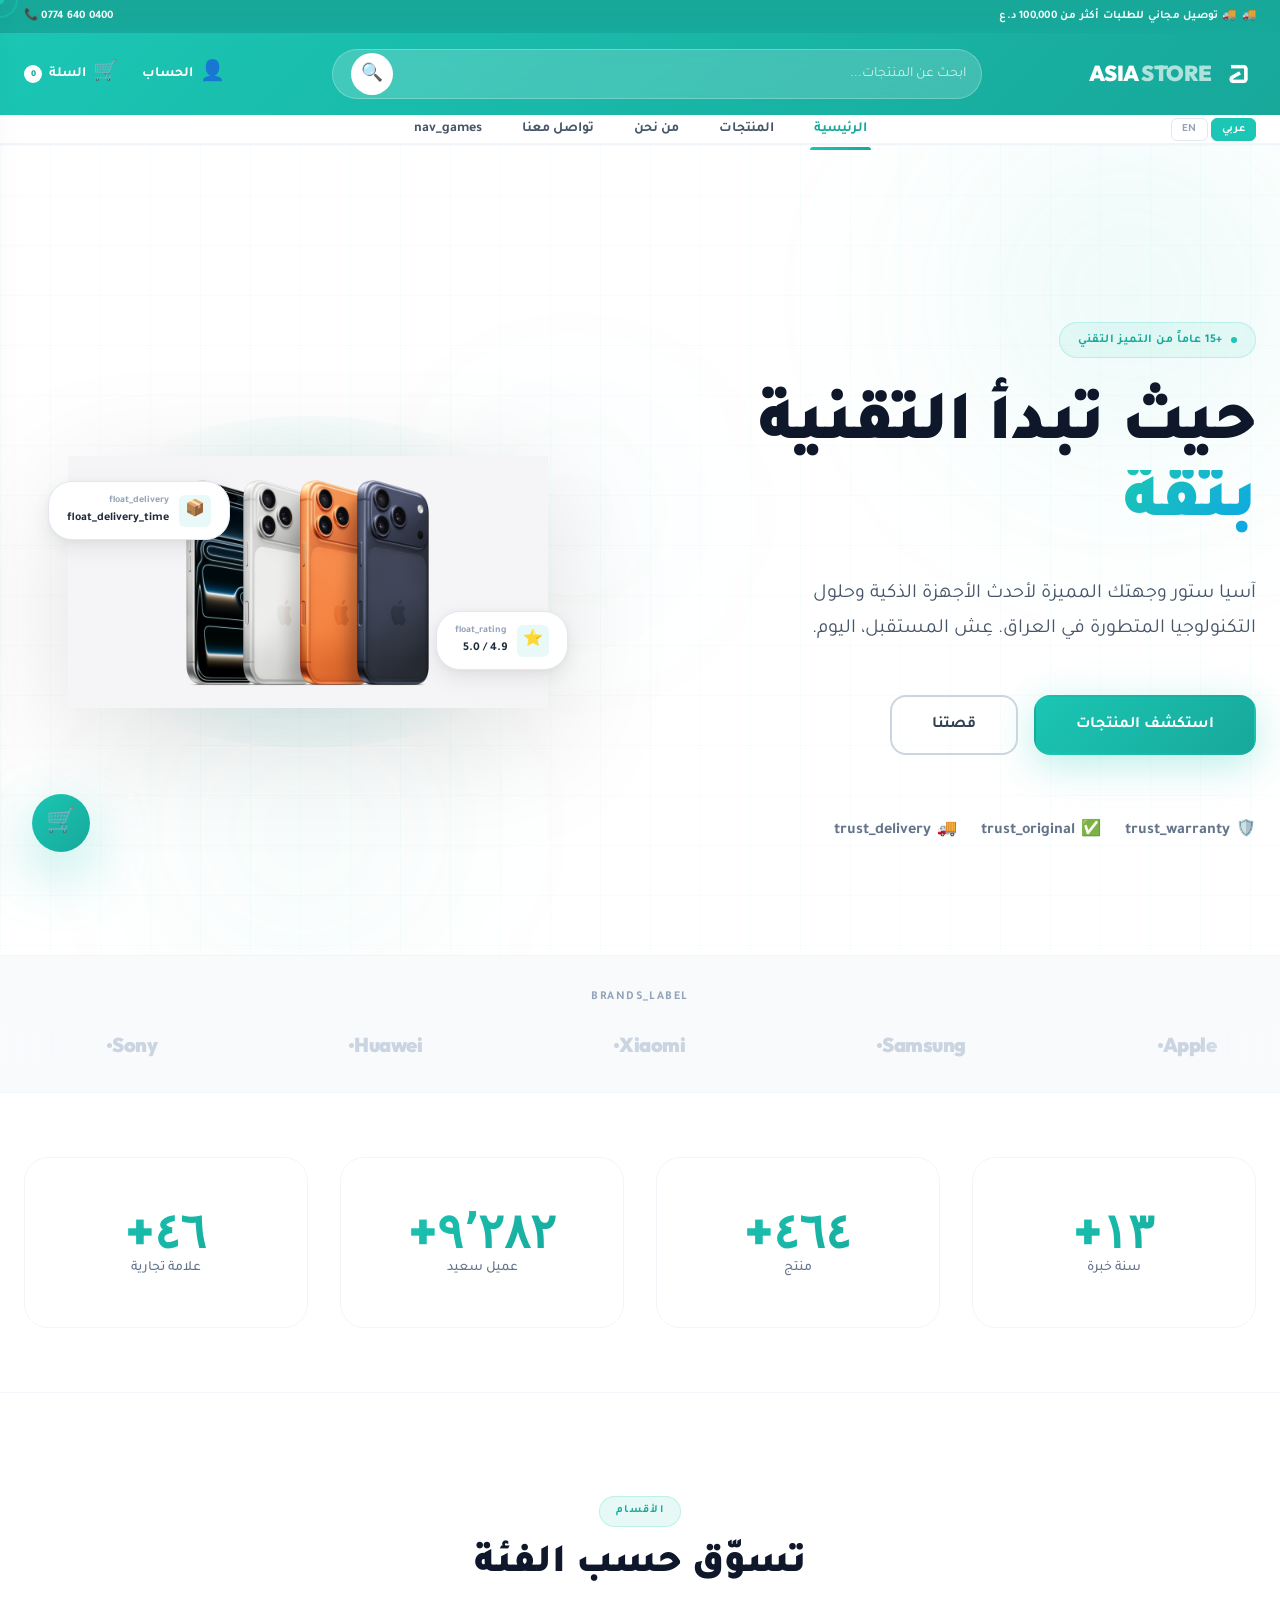
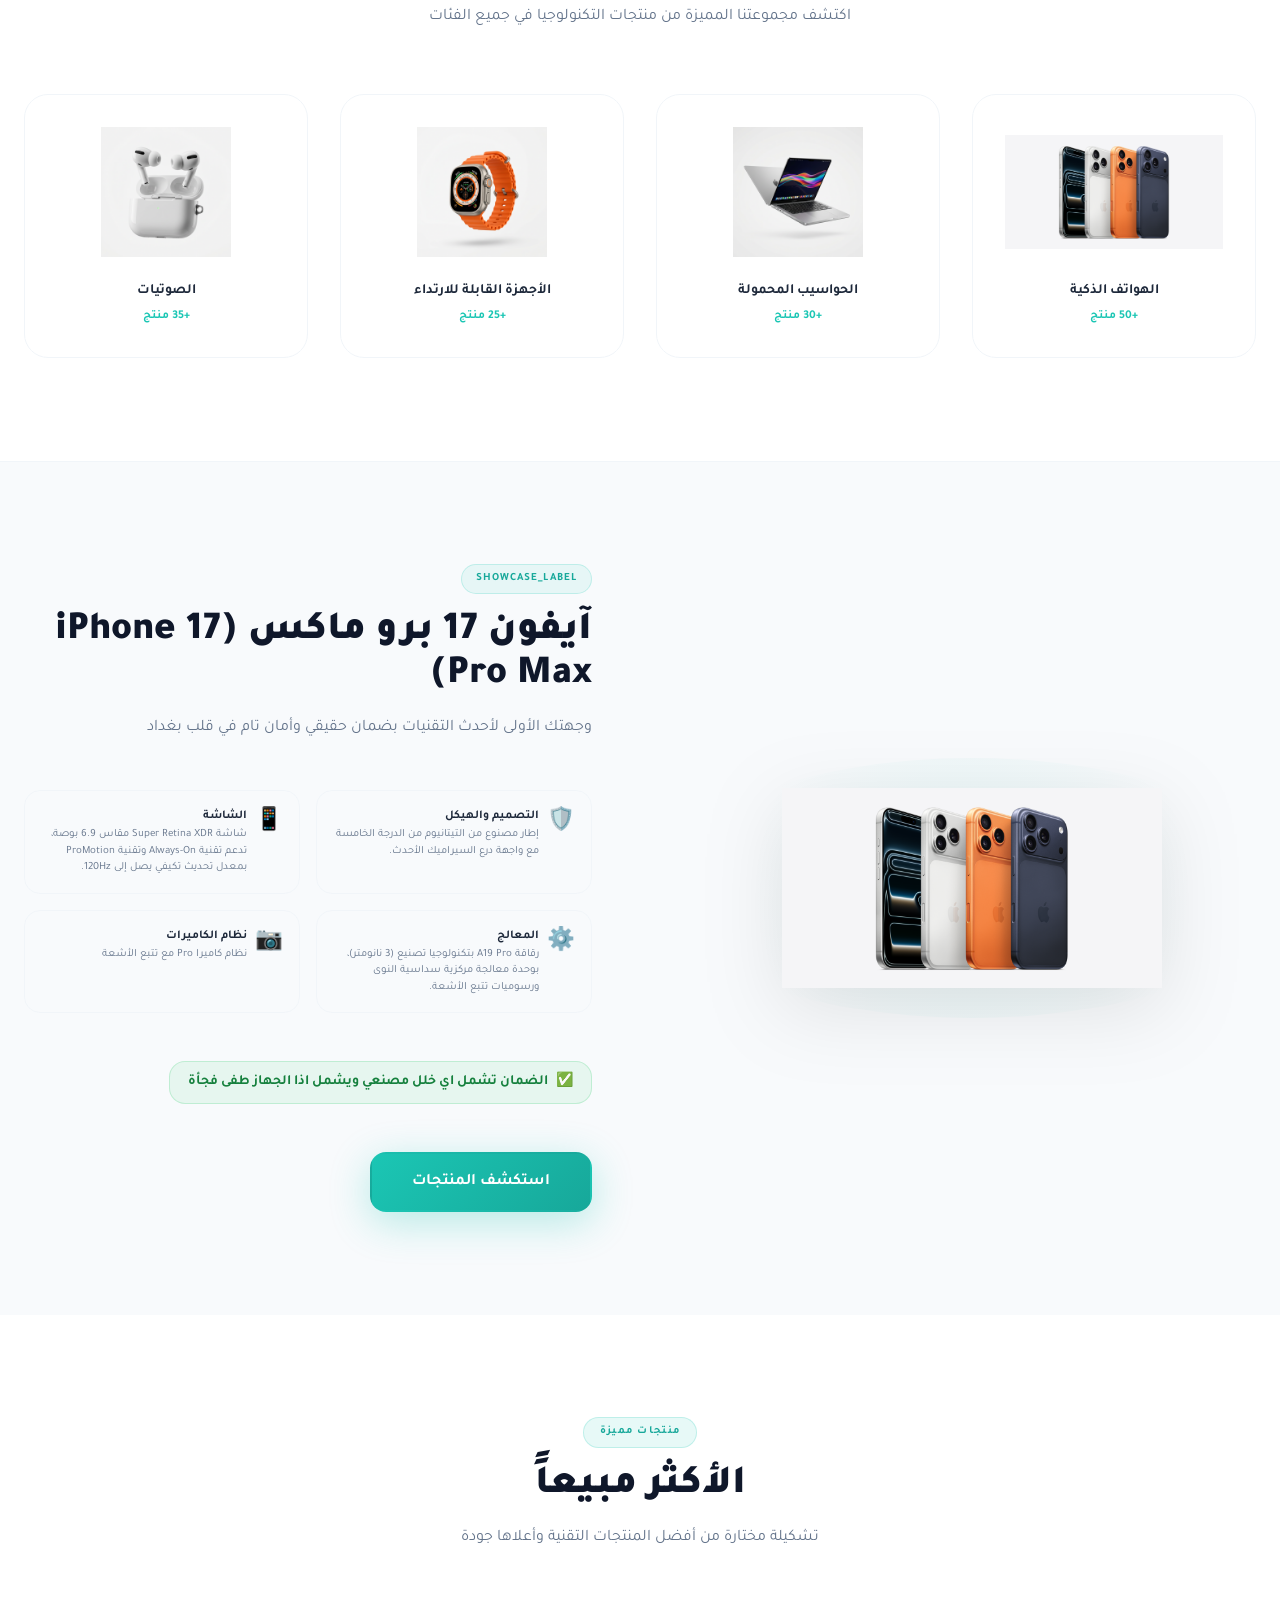
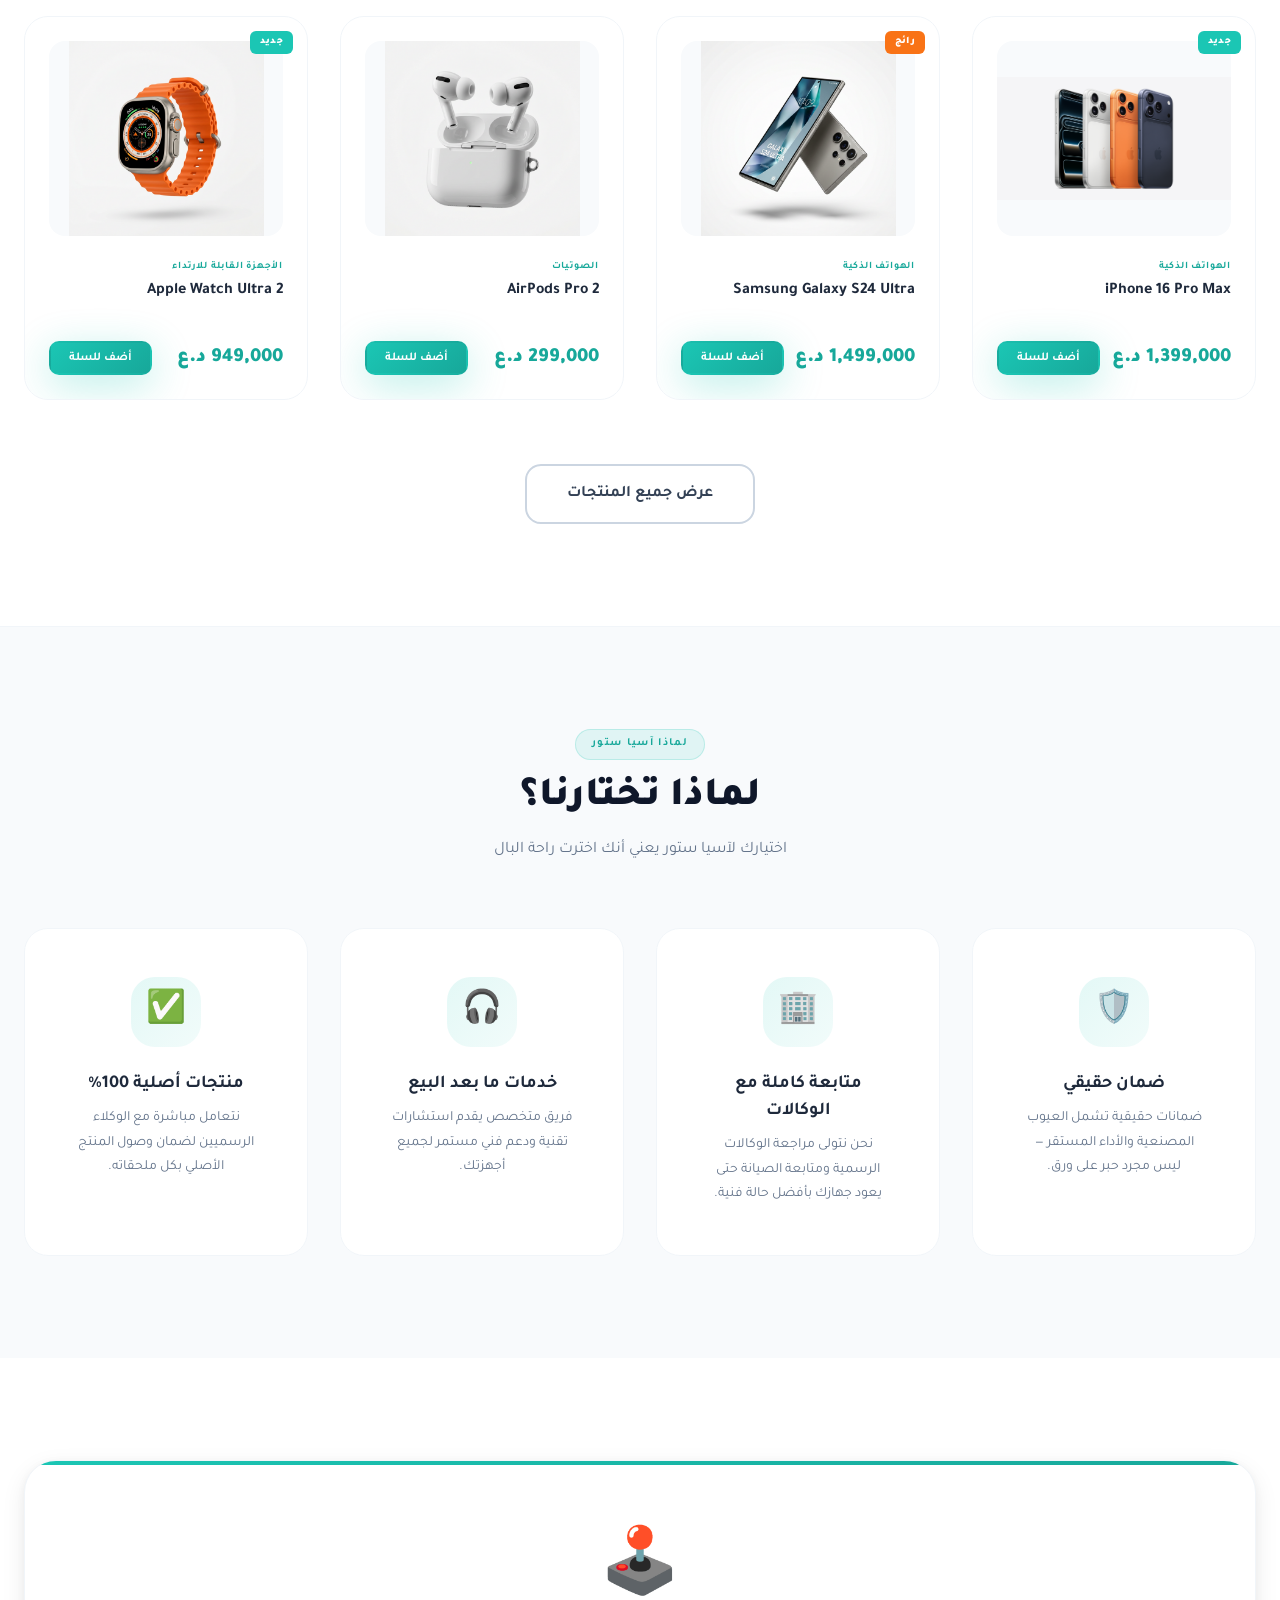
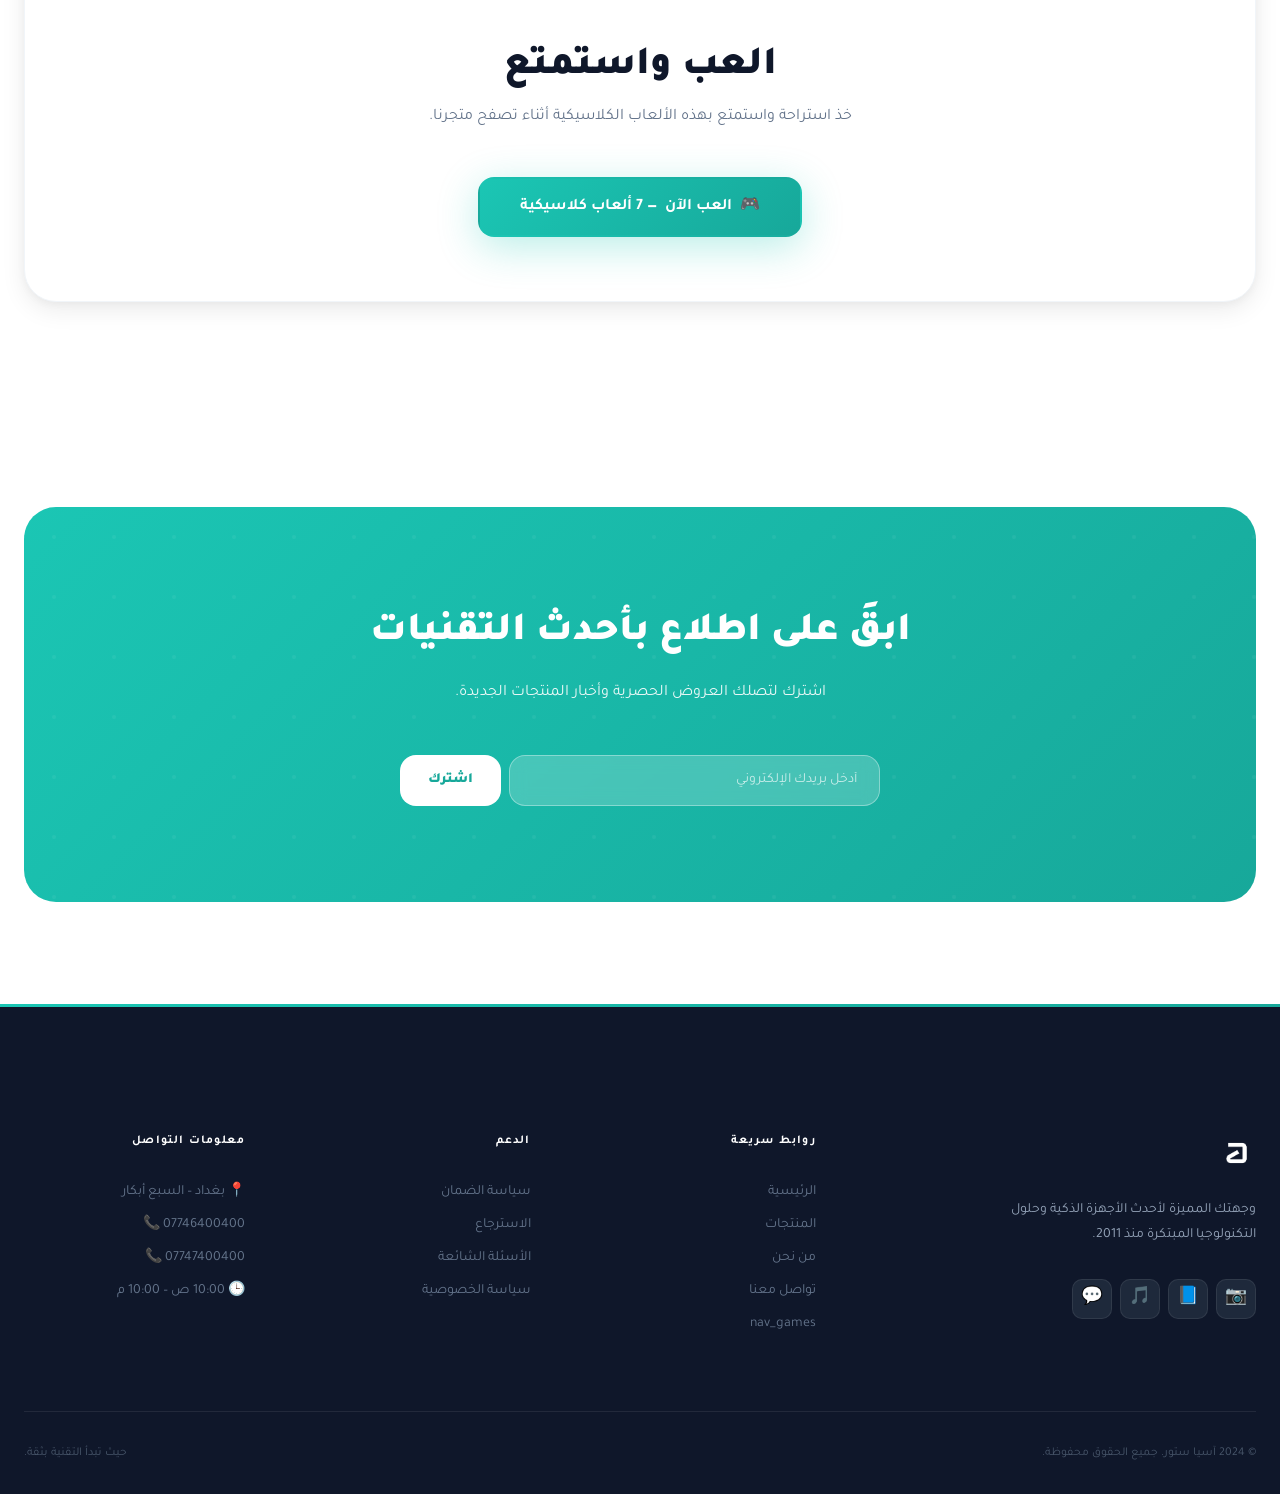
<file: index.html>
<!DOCTYPE html>
<html lang="ar" dir="rtl">

<head>
  <meta charset="UTF-8">
  <meta name="viewport" content="width=device-width, initial-scale=1.0">
  <meta name="description" content="آسيا ستور - وجهتك المميزة لأحدث الأجهزة الذكية وحلول التكنولوجيا المتطورة في العراق. منتجات أصلية 100% بضمان حقيقي.">
  <meta name="keywords" content="آسيا ستور, Asia Store, تقنية, هواتف ذكية, لابتوب, ساعات ذكية, عراق, بغداد">
  <title>آسيا ستور | Asia Store - متجر مليء بالتطور</title>

  <link rel="preconnect" href="https://fonts.googleapis.com">
  <link rel="preconnect" href="https://fonts.gstatic.com" crossorigin>
  <link href="https://fonts.googleapis.com/css2?family=Inter:wght@300;400;500;600;700;900&family=Outfit:wght@300;400;500;600;700;900&family=Tajawal:wght@300;400;500;700;800;900&family=Bai+Jamjuree:wght@300;400;500;600;700&display=swap" rel="stylesheet">

  <link rel="stylesheet" href="css/variables.css">
  <link rel="stylesheet" href="css/base.css">
  <link rel="stylesheet" href="css/animations.css">
  <link rel="stylesheet" href="css/components.css">
  <link rel="stylesheet" href="css/pages.css">
</head>

<body>
  <!-- Page Transition -->
  <div class="page-transition" id="pageTransition">
    <div class="panel"></div>
    <div class="panel"></div>
    <div class="panel"></div>
    <div class="panel"></div>
    <div class="panel"></div>
  </div>

  <!-- Custom Cursor -->
  <div class="cursor-dot" id="cursorDot"></div>
  <div class="cursor-ring" id="cursorRing"></div>

  <!-- ===== HEADER ===== -->
  <header class="header" id="header">
    <!-- Info bar -->
    <div class="header__info">
      <div class="container container--wide">
        <span class="header__info-item">
          <span>🚚</span>
          <span data-i18n="header_shipping">توصيل مجاني للطلبات أكثر من 100,000 د.ع</span>
        </span>
        <span class="header__info-item" dir="ltr">📞 0774 640 0400</span>
      </div>
    </div>

    <!-- Main bar -->
    <div class="header__top">
      <div class="container container--wide">
        <div class="header__top-wrapper">
          <!-- Logo (RTL: right side) -->
          <a href="index.html" class="header__logo">
            <img src="assets/logo.svg" alt="Asia Store Logo">
            <span class="header__logo-text">Asia <span>Store</span></span>
          </a>

          <!-- Search -->
          <div class="header__search">
            <form class="search-bar" id="searchForm">
              <input type="text" id="searchInput" data-i18n-placeholder="search_placeholder" placeholder="ابحث عن المنتجات...">
              <button type="submit">🔍</button>
            </form>
          </div>

          <!-- Utilities (LTR: left side) -->
          <div class="header__utilities">
            <a href="#" class="header__util-link" id="accountTrigger">
              <span class="header__util-icon">👤</span>
              <span class="header__util-text" data-i18n="nav_account">الحساب</span>
            </a>
            <a href="#" class="header__util-link" id="cartTrigger">
              <span class="header__util-icon">🛒</span>
              <span class="header__util-text" data-i18n="nav_cart">السلة</span>
              <span class="cart-count">0</span>
            </a>
          </div>
        </div>
      </div>
    </div>

    <!-- Nav bar -->
    <div class="header__bottom">
      <div class="container container--wide">
        <nav class="header__nav" id="mainNav">
          <div class="lang-switcher">
            <button class="lang-btn active" data-lang="ar">عربي</button>
            <button class="lang-btn" data-lang="en">EN</button>
          </div>
          <ul class="header__nav-list">
            <li><a href="index.html" class="header__nav-link active" data-i18n="nav_home">الرئيسية</a></li>
            <li><a href="pages/products.html" class="header__nav-link" data-i18n="nav_products">المنتجات</a></li>
            <li><a href="pages/about.html" class="header__nav-link" data-i18n="nav_about">من نحن</a></li>
            <li><a href="pages/contact.html" class="header__nav-link" data-i18n="nav_contact">تواصل معنا</a></li>
            <li><a href="pages/games.html" class="header__nav-link" data-i18n="nav_games">الألعاب</a></li>
          </ul>
        </nav>
        <button class="menu-toggle" id="menuToggle" aria-label="Toggle Menu">
          <span></span><span></span><span></span>
        </button>
      </div>
    </div>
  </header>

  <!-- ===== HERO ===== -->
  <section class="hero" id="hero">
    <!-- Background decorations -->
    <div class="hero__bg-orb hero__bg-orb--1"></div>
    <div class="hero__bg-orb hero__bg-orb--2"></div>
    <div class="hero__bg-orb hero__bg-orb--3"></div>
    <div class="hero__grid-decoration"></div>

    <div class="container container--wide">
      <div class="hero__container">
        <!-- Content -->
        <div class="hero__content">
          <div class="hero__badge hero-text-animate">
            <span class="hero__badge-dot"></span>
            <span data-i18n="hero_label">جديد وحصري</span>
          </div>

          <h1 class="hero__title">
            <span class="hero-text-animate" data-i18n="hero_title_1">اكتشف عالم</span><br>
            <span class="hero-text-animate text-primary" data-i18n="hero_title_2">التقنية الحديثة</span>
          </h1>

          <p class="hero__subtitle hero-text-animate" data-i18n="hero_subtitle">
            آسيا ستور وجهتك المميزة لأحدث الأجهزة الذكية وحلول التكنولوجيا المتطورة في العراق. منتجات أصلية 100% بضمان حقيقي.
          </p>

          <div class="hero__actions hero-text-animate">
            <a href="pages/products.html" class="btn btn--primary btn--lg magnetic" data-i18n="hero_btn_shop">
              🛍 تسوق الآن
            </a>
            <a href="pages/about.html" class="btn btn--outline-dark btn--lg" data-i18n="hero_btn_about">
              عرف المزيد
            </a>
          </div>

          <div class="hero__trust hero-text-animate">
            <div class="trust-badge"><span>🛡️</span> <span data-i18n="trust_warranty">ضمان أصلي</span></div>
            <div class="trust-badge"><span>✅</span> <span data-i18n="trust_original">منتجات أصلية</span></div>
            <div class="trust-badge"><span>🚚</span> <span data-i18n="trust_delivery">توصيل سريع</span></div>
          </div>
        </div>

        <!-- Visual -->
        <div class="hero__visual">
          <div class="hero__product-wrapper">
            <div class="hero__product-glow"></div>
            <img src="assets/images/iphone.png" alt="iPhone 17 Pro Max" class="hero__product-img float-3d reveal-scale">

            <!-- Float card 1 -->
            <div class="hero__float-card hero__float-card--1">
              <div class="card-icon">📦</div>
              <div>
                <div style="font-size:10px;color:var(--color-gray-400);" data-i18n="float_delivery">توصيل سريع</div>
                <div data-i18n="float_delivery_time">خلال 24 ساعة</div>
              </div>
            </div>

            <!-- Float card 2 -->
            <div class="hero__float-card hero__float-card--2">
              <div class="card-icon">⭐</div>
              <div>
                <div style="font-size:10px;color:var(--color-gray-400);" data-i18n="float_rating">تقييم العملاء</div>
                <div>4.9 / 5.0</div>
              </div>
            </div>
          </div>
        </div>
      </div>
    </div>
  </section>

  <!-- ===== BRANDS MARQUEE ===== -->
  <section class="brands-section">
    <div class="brands-section__header" data-i18n="brands_label">شركاؤنا العالميون</div>
    <div class="marquee-wrapper">
      <div class="marquee-track">
        <span class="brand-item">Apple<span class="dot"></span></span>
        <span class="brand-item">Samsung<span class="dot"></span></span>
        <span class="brand-item">Xiaomi<span class="dot"></span></span>
        <span class="brand-item">Huawei<span class="dot"></span></span>
        <span class="brand-item">Sony<span class="dot"></span></span>
        <span class="brand-item">LG<span class="dot"></span></span>
        <span class="brand-item">Dell<span class="dot"></span></span>
        <span class="brand-item">HP<span class="dot"></span></span>
        <span class="brand-item">Lenovo<span class="dot"></span></span>
        <span class="brand-item">Asus<span class="dot"></span></span>
        <!-- Duplicate for seamless loop -->
        <span class="brand-item">Apple<span class="dot"></span></span>
        <span class="brand-item">Samsung<span class="dot"></span></span>
        <span class="brand-item">Xiaomi<span class="dot"></span></span>
        <span class="brand-item">Huawei<span class="dot"></span></span>
        <span class="brand-item">Sony<span class="dot"></span></span>
        <span class="brand-item">LG<span class="dot"></span></span>
        <span class="brand-item">Dell<span class="dot"></span></span>
        <span class="brand-item">HP<span class="dot"></span></span>
        <span class="brand-item">Lenovo<span class="dot"></span></span>
        <span class="brand-item">Asus<span class="dot"></span></span>
      </div>
    </div>
  </section>

  <!-- ===== STATS ===== -->
  <section class="stats-section">
    <div class="container">
      <div class="stats-row">
        <div class="stat-card reveal delay-1">
          <div class="stat-card__number" data-counter="15" data-counter-suffix="+">0</div>
          <div class="stat-card__label" data-i18n="stat_years">سنة خبرة</div>
        </div>
        <div class="stat-card reveal delay-2">
          <div class="stat-card__number" data-counter="500" data-counter-suffix="+">0</div>
          <div class="stat-card__label" data-i18n="stat_products">منتج</div>
        </div>
        <div class="stat-card reveal delay-3">
          <div class="stat-card__number" data-counter="10000" data-counter-suffix="+">0</div>
          <div class="stat-card__label" data-i18n="stat_customers">عميل سعيد</div>
        </div>
        <div class="stat-card reveal delay-4">
          <div class="stat-card__number" data-counter="50" data-counter-suffix="+">0</div>
          <div class="stat-card__label" data-i18n="stat_brands">علامة تجارية</div>
        </div>
      </div>
    </div>
  </section>

  <!-- ===== CATEGORIES ===== -->
  <section class="section" id="categories" style="background:var(--color-white);">
    <div class="container">
      <div class="section-header reveal">
        <span class="section-header__label" data-i18n="categories_label">الأقسام</span>
        <h2 class="section-header__title" data-i18n="categories_title">تسوّق حسب الفئة</h2>
        <p class="section-header__subtitle" data-i18n="categories_subtitle">اختر من بين مئات المنتجات التقنية الأصيلة</p>
      </div>
      <div class="categories-grid">
        <div class="category-card reveal delay-1" onclick="window.location.href='pages/products.html'">
          <img src="assets/images/iphone.png" alt="Smartphones" class="category-card__image">
          <h3 class="category-card__title" data-i18n="cat_smartphones">الهواتف الذكية</h3>
          <p class="category-card__count" data-i18n="cat_smartphones_count">+50 منتج</p>
          <div class="category-card__arrow">←</div>
        </div>
        <div class="category-card reveal delay-2" onclick="window.location.href='pages/products.html'">
          <img src="assets/images/macbook.png" alt="Laptops" class="category-card__image">
          <h3 class="category-card__title" data-i18n="cat_laptops">الحواسيب المحمولة</h3>
          <p class="category-card__count" data-i18n="cat_laptops_count">+30 منتج</p>
          <div class="category-card__arrow">←</div>
        </div>
        <div class="category-card reveal delay-3" onclick="window.location.href='pages/products.html'">
          <img src="assets/images/smartwatch.png" alt="Wearables" class="category-card__image">
          <h3 class="category-card__title" data-i18n="cat_wearables">الأجهزة القابلة للارتداء</h3>
          <p class="category-card__count" data-i18n="cat_wearables_count">+25 منتج</p>
          <div class="category-card__arrow">←</div>
        </div>
        <div class="category-card reveal delay-4" onclick="window.location.href='pages/products.html'">
          <img src="assets/images/airpods.png" alt="Audio" class="category-card__image">
          <h3 class="category-card__title" data-i18n="cat_audio">الصوتيات</h3>
          <p class="category-card__count" data-i18n="cat_audio_count">+35 منتج</p>
          <div class="category-card__arrow">←</div>
        </div>
      </div>
    </div>
  </section>

  <!-- ===== IPHONE 17 SHOWCASE ===== -->
  <section class="section showcase-section" id="iphone17" style="background:var(--color-gray-50); border-top:1px solid var(--color-gray-100);">
    <div class="container">
      <div class="showcase-inner">
        <!-- Image -->
        <div class="showcase-image-wrap reveal-scale">
          <div class="showcase-product-bg"></div>
          <img src="assets/images/iphone.png" alt="iPhone 17 Pro Max" class="float-slow">
        </div>

        <!-- Content -->
        <div>
          <span class="showcase-label" data-i18n="showcase_label">حصري في آسيا ستور</span>
          <h2 class="showcase-title reveal" data-i18n="iphone17_title">
            آيفون 17 برو ماكس
          </h2>
          <p class="showcase-subtitle reveal delay-1" data-i18n="iphone17_slogan">
            وجهتك الأولى لأحدث التقنيات بضمان حقيقي وأمان تام في قلب بغداد
          </p>

          <div class="showcase-features reveal delay-2">
            <div class="showcase-feature">
              <div class="showcase-feature__icon">🛡️</div>
              <div>
                <div class="showcase-feature__title" data-i18n="iphone17_f1_title">التيتانيوم الفاخر</div>
                <div class="showcase-feature__desc" data-i18n="iphone17_f1_desc">إطار تيتانيوم درجة خامسة مع درع سيراميك</div>
              </div>
            </div>
            <div class="showcase-feature">
              <div class="showcase-feature__icon">📱</div>
              <div>
                <div class="showcase-feature__title" data-i18n="iphone17_f2_title">شاشة 6.9 بوصة</div>
                <div class="showcase-feature__desc" data-i18n="iphone17_f2_desc">Super Retina XDR بمعدل 120Hz ProMotion</div>
              </div>
            </div>
            <div class="showcase-feature">
              <div class="showcase-feature__icon">⚙️</div>
              <div>
                <div class="showcase-feature__title" data-i18n="iphone17_f3_title">معالج A19 Pro</div>
                <div class="showcase-feature__desc" data-i18n="iphone17_f3_desc">تكنولوجيا 3 نانومتر بـ 6 أنوية ورسوميات متطورة</div>
              </div>
            </div>
            <div class="showcase-feature">
              <div class="showcase-feature__icon">📷</div>
              <div>
                <div class="showcase-feature__title" data-i18n="iphone17_f4_title">كاميرا 48MP</div>
                <div class="showcase-feature__desc">نظام كاميرا Pro مع تتبع الأشعة</div>
              </div>
            </div>
          </div>

          <div class="showcase-warranty reveal delay-3">
            <span>✅</span>
            <span data-i18n="iphone17_warranty">الضمان يشمل أي خلل مصنعي ويشمل إذا الجهاز طفى فجأة</span>
          </div>

          <div style="margin-top:var(--space-2xl);" class="reveal delay-4">
            <a href="pages/products.html" class="btn btn--primary btn--lg" data-i18n="hero_btn_shop">تسوق الآن</a>
          </div>
        </div>
      </div>
    </div>
  </section>

  <!-- ===== FEATURED PRODUCTS ===== -->
  <section class="section" id="products" style="background:var(--color-white);">
    <div class="container">
      <div class="section-header reveal">
        <span class="section-header__label" data-i18n="products_label">منتجات مميزة</span>
        <h2 class="section-header__title" data-i18n="products_title">الأكثر مبيعاً</h2>
        <p class="section-header__subtitle" data-i18n="products_subtitle">تشكيلة مختارة من أفضل المنتجات التقنية</p>
      </div>

      <div class="products-grid">
        <!-- Product 1 -->
        <div class="product-card tilt-3d reveal delay-1" data-category="smartphones">
          <div class="card-shine"></div>
          <span class="product-card__badge product-card__badge--new" data-i18n="product_new">جديد</span>
          <div class="product-card__image">
            <img src="assets/images/iphone.png" alt="iPhone 16 Pro Max">
            <div class="product-card__overlay">
              <span class="product-card__overlay-btn">👁 عرض سريع</span>
            </div>
          </div>
          <p class="product-card__category" data-i18n="p1_category">الهواتف الذكية</p>
          <h3 class="product-card__title" data-i18n="p1_title">iPhone 16 Pro Max</h3>
          <div class="product-card__actions">
            <div>
              <div class="product-card__price" data-i18n="p1_price">1,399,000 د.ع</div>
            </div>
            <button class="btn btn--sm btn--primary" data-i18n="add_to_cart">أضف للسلة</button>
          </div>
        </div>

        <!-- Product 2 -->
        <div class="product-card tilt-3d reveal delay-2" data-category="smartphones">
          <div class="card-shine"></div>
          <span class="product-card__badge product-card__badge--hot" data-i18n="product_hot">رائج</span>
          <div class="product-card__image">
            <img src="assets/images/samsung.png" alt="Samsung Galaxy S24 Ultra">
            <div class="product-card__overlay">
              <span class="product-card__overlay-btn">👁 عرض سريع</span>
            </div>
          </div>
          <p class="product-card__category" data-i18n="p2_category">الهواتف الذكية</p>
          <h3 class="product-card__title" data-i18n="p2_title">Samsung Galaxy S24 Ultra</h3>
          <div class="product-card__actions">
            <div>
              <div class="product-card__price" data-i18n="p2_price">1,499,000 د.ع</div>
            </div>
            <button class="btn btn--sm btn--primary" data-i18n="add_to_cart">أضف للسلة</button>
          </div>
        </div>

        <!-- Product 3 -->
        <div class="product-card tilt-3d reveal delay-3" data-category="audio">
          <div class="card-shine"></div>
          <div class="product-card__image">
            <img src="assets/images/airpods.png" alt="AirPods Pro 2">
            <div class="product-card__overlay">
              <span class="product-card__overlay-btn">👁 عرض سريع</span>
            </div>
          </div>
          <p class="product-card__category" data-i18n="p3_category">الصوتيات</p>
          <h3 class="product-card__title" data-i18n="p3_title">AirPods Pro 2</h3>
          <div class="product-card__actions">
            <div>
              <div class="product-card__price" data-i18n="p3_price">299,000 د.ع</div>
            </div>
            <button class="btn btn--sm btn--primary" data-i18n="add_to_cart">أضف للسلة</button>
          </div>
        </div>

        <!-- Product 4 -->
        <div class="product-card tilt-3d reveal delay-4" data-category="wearables">
          <div class="card-shine"></div>
          <span class="product-card__badge product-card__badge--new" data-i18n="product_new">جديد</span>
          <div class="product-card__image">
            <img src="assets/images/smartwatch.png" alt="Apple Watch Ultra 2">
            <div class="product-card__overlay">
              <span class="product-card__overlay-btn">👁 عرض سريع</span>
            </div>
          </div>
          <p class="product-card__category" data-i18n="p4_category">الأجهزة القابلة للارتداء</p>
          <h3 class="product-card__title" data-i18n="p4_title">Apple Watch Ultra 2</h3>
          <div class="product-card__actions">
            <div>
              <div class="product-card__price" data-i18n="p4_price">949,000 د.ع</div>
            </div>
            <button class="btn btn--sm btn--primary" data-i18n="add_to_cart">أضف للسلة</button>
          </div>
        </div>
      </div>

      <div style="text-align:center; margin-top:var(--space-3xl);" class="reveal">
        <a href="pages/products.html" class="btn btn--outline-dark btn--lg" data-i18n="view_all">
          عرض جميع المنتجات ←
        </a>
      </div>
    </div>
  </section>

  <!-- ===== WHY CHOOSE US ===== -->
  <section class="section" id="features" style="background:var(--color-gray-50); border-top:1px solid var(--color-gray-100);">
    <div class="container">
      <div class="section-header reveal">
        <span class="section-header__label" data-i18n="features_label">لماذا آسيا ستور</span>
        <h2 class="section-header__title" data-i18n="features_title">لماذا تختارنا؟</h2>
        <p class="section-header__subtitle" data-i18n="features_subtitle">اختيارك لآسيا ستور يعني أنك اخترت راحة البال</p>
      </div>

      <div class="features-grid">
        <div class="feature-card reveal delay-1 tilt-3d">
          <div class="feature-card__icon">🛡️</div>
          <h3 class="feature-card__title" data-i18n="f1_title">ضمان حقيقي</h3>
          <p class="feature-card__desc" data-i18n="f1_desc">ضمانات حقيقية تشمل العيوب المصنعية والأداء المستقر لجميع المنتجات</p>
        </div>
        <div class="feature-card reveal delay-2 tilt-3d">
          <div class="feature-card__icon">🏢</div>
          <h3 class="feature-card__title" data-i18n="f2_title">متابعة كاملة مع الوكالات</h3>
          <p class="feature-card__desc" data-i18n="f2_desc">نحن نتولى مراجعة الوكالات الرسمية ومتابعة الصيانة نيابةً عنك</p>
        </div>
        <div class="feature-card reveal delay-3 tilt-3d">
          <div class="feature-card__icon">🎧</div>
          <h3 class="feature-card__title" data-i18n="f3_title">خدمات ما بعد البيع</h3>
          <p class="feature-card__desc" data-i18n="f3_desc">فريق متخصص يقدم استشارات تقنية ودعم فني مستمر بعد الشراء</p>
        </div>
        <div class="feature-card reveal delay-4 tilt-3d">
          <div class="feature-card__icon">✅</div>
          <h3 class="feature-card__title" data-i18n="f4_title">منتجات أصلية 100%</h3>
          <p class="feature-card__desc" data-i18n="f4_desc">نتعامل مباشرةً مع الوكلاء الرسميين لضمان وصول المنتج الأصلي إليك</p>
        </div>
      </div>
    </div>
  </section>

  <!-- ===== ARCADE GAMES BANNER ===== -->
  <section class="section" id="arcade" style="background:var(--color-white);">
    <div class="container">
      <div class="arcade-banner reveal-scale">
        <span class="arcade-banner__icon">🕹️</span>
        <h2 class="arcade-banner__title" data-i18n="games_hero_title">العب واستمتع</h2>
        <p class="arcade-banner__subtitle" data-i18n="games_hero_subtitle">خذ استراحة واستمتع بهذه الألعاب الكلاسيكية أثناء تصفح متجرنا.</p>
        <a href="pages/games.html" class="btn btn--primary btn--lg magnetic">
          🎮 <span data-i18n="games_play">العب الآن</span> — 7 ألعاب كلاسيكية
        </a>
      </div>
    </div>
  </section>

  <!-- ===== CTA NEWSLETTER ===== -->
  <section class="cta-section">
    <div class="container">
      <div class="cta-box reveal-scale">
        <h2 class="cta-box__title" data-i18n="cta_title">ابقَ على اطلاع بأحدث التقنيات</h2>
        <p class="cta-box__subtitle" data-i18n="cta_subtitle">اشترك لتصلك العروض الحصرية وأخبار المنتجات الجديدة مباشرةً على بريدك.</p>
        <form class="cta-box__form" onsubmit="handleNewsletterSubmit(event)">
          <input type="email" class="cta-box__input" data-i18n-placeholder="cta_placeholder" placeholder="أدخل بريدك الإلكتروني" required>
          <button type="submit" class="cta-box__btn" data-i18n="cta_btn">اشترك</button>
        </form>
      </div>
    </div>
  </section>

  <!-- ===== FOOTER ===== -->
  <footer class="footer" id="footer">
    <div class="container">
      <div class="footer__grid">
        <!-- Brand -->
        <div class="footer__brand">
          <img src="assets/logo.svg" alt="Asia Store">
          <p data-i18n="footer_desc">وجهتك المميزة لأحدث الأجهزة الذكية وحلول التكنولوجيا المبتكرة منذ 2011.</p>
          <div class="footer__social">
            <a href="https://www.instagram.com/asia.store.iq" target="_blank" rel="noopener" aria-label="Instagram">📷</a>
            <a href="https://www.facebook.com/share/1KiaEUe9XV" target="_blank" rel="noopener" aria-label="Facebook">📘</a>
            <a href="https://www.tiktok.com/@asia.store24" target="_blank" rel="noopener" aria-label="TikTok">🎵</a>
            <a href="https://wa.me/9647746400400" target="_blank" rel="noopener" aria-label="WhatsApp">💬</a>
          </div>
        </div>

        <!-- Quick Links -->
        <div>
          <h4 class="footer__title" data-i18n="footer_quick">روابط سريعة</h4>
          <ul class="footer__links">
            <li><a href="index.html" data-i18n="nav_home">الرئيسية</a></li>
            <li><a href="pages/products.html" data-i18n="nav_products">المنتجات</a></li>
            <li><a href="pages/about.html" data-i18n="nav_about">من نحن</a></li>
            <li><a href="pages/contact.html" data-i18n="nav_contact">تواصل معنا</a></li>
            <li><a href="pages/games.html" data-i18n="nav_games">الألعاب</a></li>
          </ul>
        </div>

        <!-- Support -->
        <div>
          <h4 class="footer__title" data-i18n="footer_support">الدعم</h4>
          <ul class="footer__links">
            <li><a href="pages/warranty.html" data-i18n="footer_warranty">سياسة الضمان</a></li>
            <li><a href="pages/returns.html" data-i18n="footer_returns">سياسة الاسترجاع</a></li>
            <li><a href="pages/faq.html" data-i18n="footer_faq">الأسئلة الشائعة</a></li>
            <li><a href="pages/privacy.html" data-i18n="footer_privacy">سياسة الخصوصية</a></li>
          </ul>
        </div>

        <!-- Contact -->
        <div>
          <h4 class="footer__title" data-i18n="footer_contact">معلومات التواصل</h4>
          <ul class="footer__links">
            <li>📍 بغداد – السبع أبكار</li>
            <li><a href="tel:07746400400" dir="ltr">📞 07746400400</a></li>
            <li><a href="tel:07747400400" dir="ltr">📞 07747400400</a></li>
            <li>🕒 10:00 ص – 10:00 م</li>
          </ul>
        </div>
      </div>

      <div class="footer__bottom">
        <p data-i18n="footer_rights">© 2025 آسيا ستور. جميع الحقوق محفوظة.</p>
        <p data-i18n="footer_tagline">حيث تبدأ التقنية بثقة.</p>
      </div>
    </div>
  </footer>

  <!-- Toast container -->
  <div class="toast-container" id="toastContainer"></div>

  <!-- Scripts -->
  <script src="js/i18n.js"></script>
  <script src="js/main.js"></script>
  <script src="js/cart.js"></script>
  <script src="js/auth.js"></script>

  <script>
    function handleNewsletterSubmit(e) {
      e.preventDefault();
      const input = e.target.querySelector('input');
      showToast('✅ تم الاشتراك بنجاح!', 'success');
      input.value = '';
    }
    function showToast(msg, type = 'info') {
      const container = document.getElementById('toastContainer');
      const toast = document.createElement('div');
      toast.className = `toast toast--${type}`;
      toast.textContent = msg;
      container.appendChild(toast);
      setTimeout(() => { toast.style.opacity = '0'; toast.style.transform = 'translateY(20px)'; setTimeout(() => toast.remove(), 300); }, 3000);
    }
  </script>
</body>
</html>
</file>
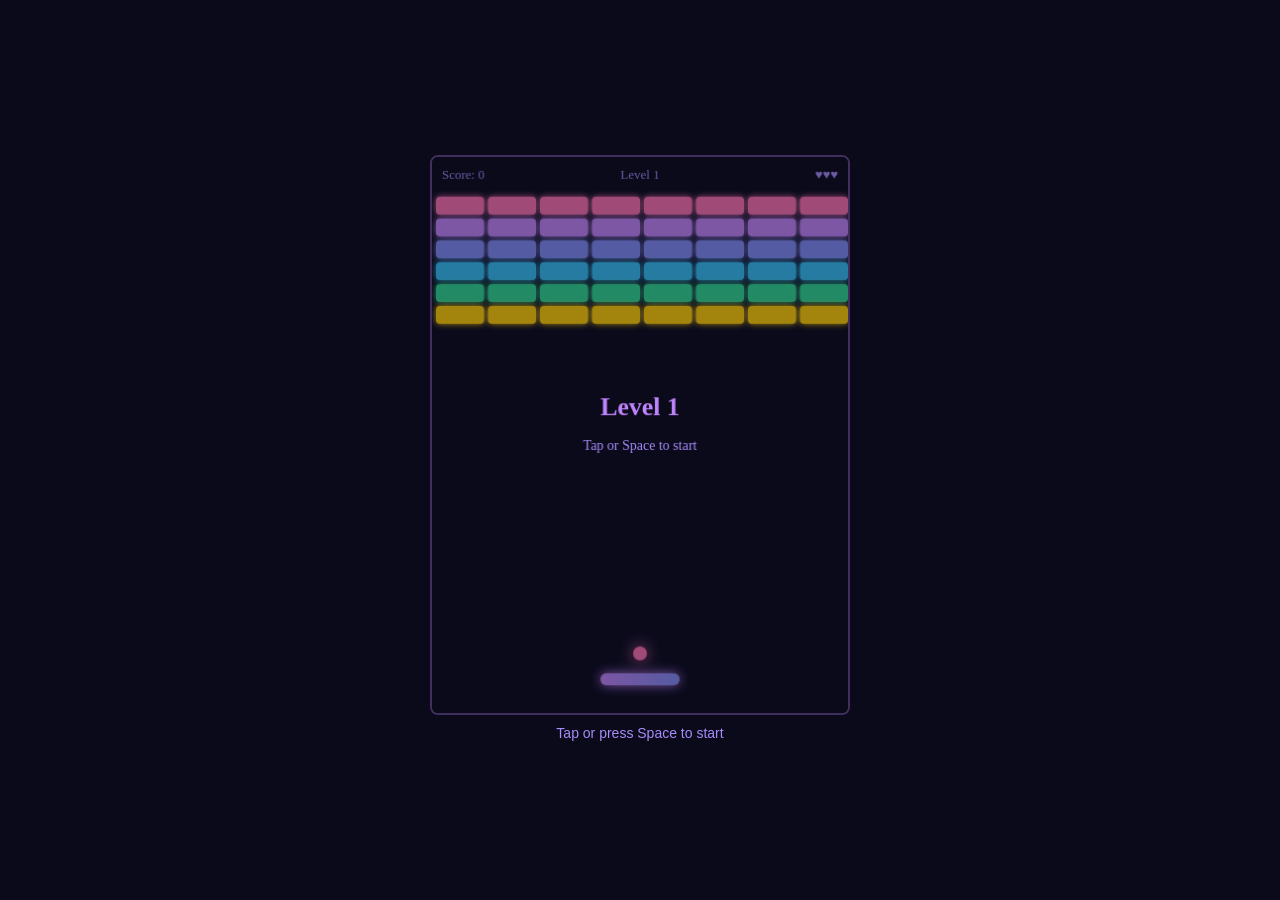
<file: games/breakout/index.html>
<!DOCTYPE html>
<html lang="en">

<head>
    <meta charset="UTF-8">
    <meta name="viewport" content="width=device-width, initial-scale=1.0, user-scalable=no">
    <title>Breakout</title>
    <style>
        * {
            margin: 0;
            padding: 0;
            box-sizing: border-box;
        }

        body {
            background: #0a0a1a;
            display: flex;
            flex-direction: column;
            align-items: center;
            justify-content: center;
            min-height: 100vh;
            font-family: 'Segoe UI', sans-serif;
            color: #fff;
            overflow: hidden;
            touch-action: none;
            user-select: none;
        }

        canvas {
            border: 2px solid rgba(192, 132, 252, 0.3);
            border-radius: 8px;
            display: block;
            max-width: 95vw;
            max-height: 80vh;
            cursor: pointer;
        }

        #msg {
            margin-top: 10px;
            font-size: 14px;
            color: #a78bfa;
            text-align: center;
            min-height: 20px;
        }
    </style>
</head>

<body>
    <canvas id="c"></canvas>
    <div id="msg">Drag or use arrows to move paddle</div>
    <script>
        const c = document.getElementById('c'), ctx = c.getContext('2d'), msgEl = document.getElementById('msg');
        let W = 420, H = 560; c.width = W; c.height = H;
        const s = Math.min(window.innerWidth * 0.95, window.innerHeight * 0.78, W);
        c.style.width = s + 'px'; c.style.height = (s * H / W) + 'px';

        let paddle, ball, bricks, sc, lives, level, state, best = +localStorage.getItem('breakBest') || 0;
        const brickRows = 6, brickCols = 8, brickW = W / brickCols - 4, brickH = 18;
        const rowColors = ['#f472b6', '#c084fc', '#818cf8', '#38bdf8', '#34d399', '#facc15'];

        function init() {
            paddle = { x: W / 2 - 40, y: H - 40, w: 80, h: 12 };
            ball = { x: W / 2, y: H - 60, r: 7, dx: 3, dy: -3 };
            sc = 0; lives = 3; level = 1; state = 'ready';
            makeBricks(); msgEl.textContent = 'Tap or press Space to start';
        }

        function makeBricks() {
            bricks = [];
            for (let r = 0; r < brickRows; r++) for (let col = 0; col < brickCols; col++) {
                bricks.push({ x: col * (brickW + 4) + 2 + 2, y: r * (brickH + 4) + 40, w: brickW, h: brickH, alive: true, color: rowColors[r % rowColors.length] });
            }
        }

        function launch() { state = 'playing'; ball.dy = -3 - level * 0.3; ball.dx = (Math.random() > 0.5 ? 1 : -1) * (2.5 + level * 0.2); }

        let lastTime = 0;
        function tick(time) {
            if (!lastTime) lastTime = time;
            if (time - lastTime < 16) { requestAnimationFrame(tick); return; }
            lastTime = time;

            if (state === 'playing') {
                ball.x += ball.dx; ball.y += ball.dy;
                // Walls
                if (ball.x - ball.r < 0 || ball.x + ball.r > W) ball.dx *= -1;
                if (ball.y - ball.r < 0) ball.dy *= -1;
                // Bottom
                if (ball.y + ball.r > H) { lives--; if (lives <= 0) { state = 'dead'; if (sc > best) { best = sc; localStorage.setItem('breakBest', best); } msgEl.textContent = `Game Over! Score: ${sc} | Best: ${best}`; } else { state = 'ready'; ball.x = paddle.x + paddle.w / 2; ball.y = H - 60; msgEl.textContent = `Lives: ${lives} — Tap to continue`; } }
                // Paddle
                if (ball.dy > 0 && ball.y + ball.r >= paddle.y && ball.x >= paddle.x && ball.x <= paddle.x + paddle.w && ball.y + ball.r <= paddle.y + paddle.h + 8) {
                    ball.dy *= -1; ball.dx += (ball.x - (paddle.x + paddle.w / 2)) * 0.08; ball.y = paddle.y - ball.r;
                }
                // Bricks
                bricks.forEach(b => {
                    if (!b.alive) return;
                    if (ball.x + ball.r > b.x && ball.x - ball.r < b.x + b.w && ball.y + ball.r > b.y && ball.y - ball.r < b.y + b.h) {
                        b.alive = false; ball.dy *= -1; sc += 10;
                    }
                });
                // Win level
                if (bricks.every(b => !b.alive)) { level++; makeBricks(); state = 'ready'; ball.x = paddle.x + paddle.w / 2; ball.y = H - 60; msgEl.textContent = `Level ${level}! Tap to continue`; }
            }
            drawAll(); requestAnimationFrame(tick);
        }

        function drawAll() {
            ctx.fillStyle = '#0f0f2a'; ctx.fillRect(0, 0, W, H);
            // HUD
            ctx.fillStyle = '#a78bfa'; ctx.font = '13px Segoe UI'; ctx.textAlign = 'left';
            ctx.fillText(`Score: ${sc}`, 10, 22); ctx.textAlign = 'center'; ctx.fillText(`Level ${level}`, W / 2, 22);
            ctx.textAlign = 'right'; ctx.fillText('♥'.repeat(lives), W - 10, 22);
            // Bricks
            bricks.forEach(b => {
                if (!b.alive) return;
                ctx.fillStyle = b.color; ctx.shadowColor = b.color; ctx.shadowBlur = 6;
                ctx.beginPath(); ctx.roundRect(b.x, b.y, b.w, b.h, 4); ctx.fill();
            });
            ctx.shadowBlur = 0;
            // Paddle
            const pg = ctx.createLinearGradient(paddle.x, 0, paddle.x + paddle.w, 0);
            pg.addColorStop(0, '#c084fc'); pg.addColorStop(1, '#818cf8');
            ctx.fillStyle = pg; ctx.shadowColor = '#c084fc'; ctx.shadowBlur = 12;
            ctx.beginPath(); ctx.roundRect(paddle.x, paddle.y, paddle.w, paddle.h, 6); ctx.fill();
            ctx.shadowBlur = 0;
            // Ball
            ctx.fillStyle = '#f472b6'; ctx.shadowColor = '#f472b6'; ctx.shadowBlur = 15;
            ctx.beginPath(); ctx.arc(ball.x, ball.y, ball.r, 0, Math.PI * 2); ctx.fill();
            ctx.shadowBlur = 0;
            // Ready/Dead overlay
            if (state === 'ready' || state === 'dead') {
                ctx.fillStyle = 'rgba(0,0,0,0.35)'; ctx.fillRect(0, 0, W, H);
                ctx.fillStyle = state === 'dead' ? '#f472b6' : '#c084fc'; ctx.font = 'bold 26px Segoe UI'; ctx.textAlign = 'center';
                ctx.fillText(state === 'dead' ? 'Game Over' : `Level ${level}`, W / 2, H / 2 - 20);
                ctx.fillStyle = '#a78bfa'; ctx.font = '14px Segoe UI';
                ctx.fillText(state === 'dead' ? 'Tap to retry' : 'Tap or Space to start', W / 2, H / 2 + 15);
            }
        }

        // Keyboard
        document.addEventListener('keydown', e => {
            if (e.key === ' ' || e.key === 'Enter') { e.preventDefault(); if (state === 'ready') launch(); else if (state === 'dead') init(); }
            if (e.key === 'ArrowLeft') { paddle.x = Math.max(0, paddle.x - 25); }
            if (e.key === 'ArrowRight') { paddle.x = Math.min(W - paddle.w, paddle.x + 25); }
        });

        // Touch/Mouse drag
        let dragging = false;
        function movePaddle(ex) {
            const rect = c.getBoundingClientRect();
            const scale = W / rect.width;
            paddle.x = Math.max(0, Math.min(W - paddle.w, (ex - rect.left) * scale - paddle.w / 2));
            if (state === 'ready') ball.x = paddle.x + paddle.w / 2;
        }
        c.addEventListener('mousedown', e => { dragging = true; movePaddle(e.clientX); });
        c.addEventListener('mousemove', e => { if (dragging) movePaddle(e.clientX); });
        document.addEventListener('mouseup', () => dragging = false);
        c.addEventListener('click', () => { if (state === 'ready') launch(); else if (state === 'dead') init(); });

        c.addEventListener('touchstart', e => {
            e.preventDefault(); movePaddle(e.touches[0].clientX);
            if (state === 'ready') launch(); else if (state === 'dead') init();
        }, { passive: false });
        c.addEventListener('touchmove', e => { e.preventDefault(); movePaddle(e.touches[0].clientX); }, { passive: false });

        init(); requestAnimationFrame(tick);
    </script>
</body>

</html>
</file>
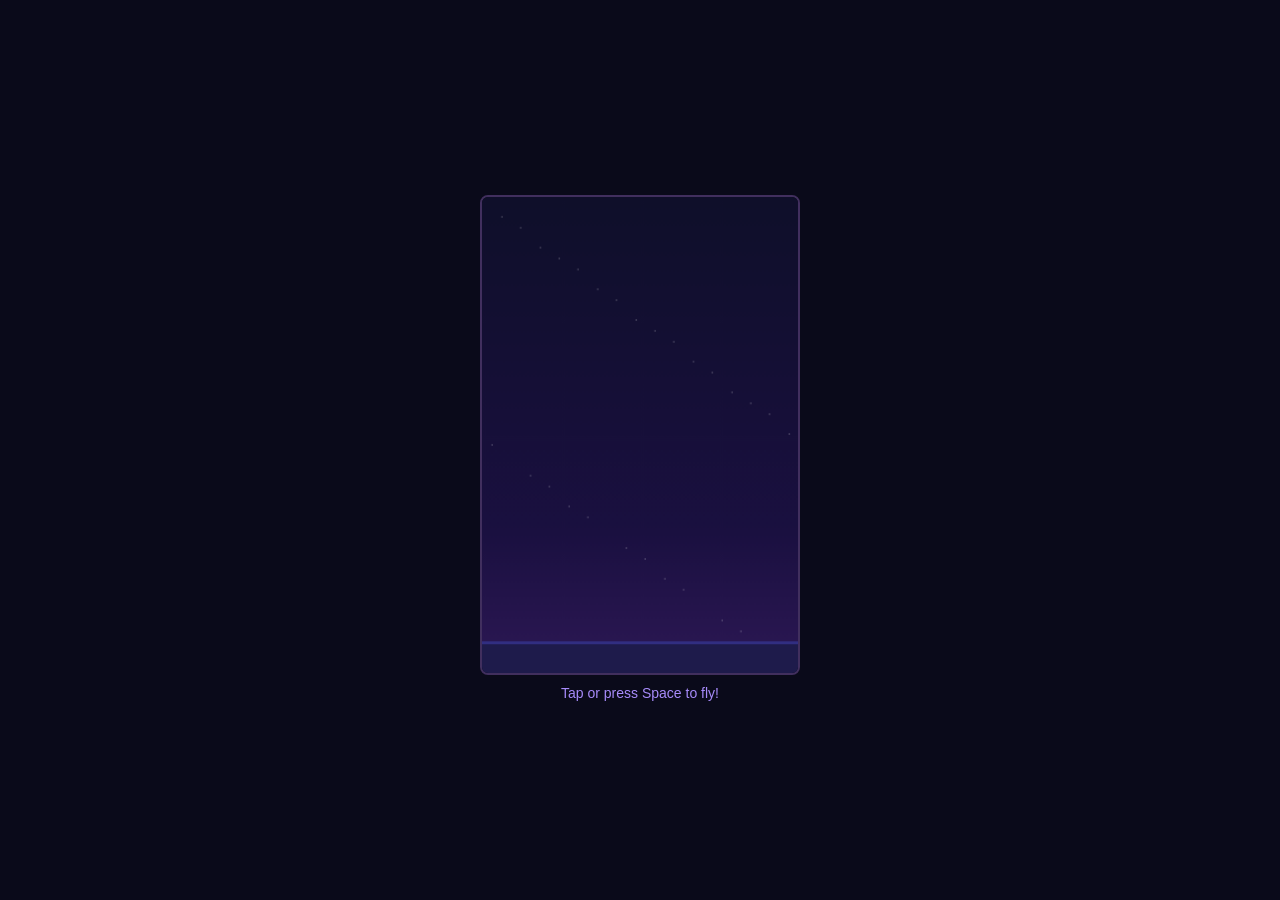
<file: games/flappy/index.html>
<!DOCTYPE html>
<html lang="en">

<head>
    <meta charset="UTF-8">
    <meta name="viewport" content="width=device-width, initial-scale=1.0, user-scalable=no">
    <title>Flappy Bird</title>
    <style>
        * {
            margin: 0;
            padding: 0;
            box-sizing: border-box;
        }

        body {
            background: #0a0a1a;
            display: flex;
            flex-direction: column;
            align-items: center;
            justify-content: center;
            min-height: 100vh;
            font-family: 'Segoe UI', sans-serif;
            color: #fff;
            overflow: hidden;
            touch-action: none;
            user-select: none;
        }

        canvas {
            border: 2px solid rgba(192, 132, 252, 0.3);
            border-radius: 8px;
            display: block;
            max-width: 95vw;
            max-height: 80vh;
            cursor: pointer;
        }

        #msg {
            margin-top: 10px;
            font-size: 14px;
            color: #a78bfa;
            text-align: center;
            min-height: 20px;
        }
    </style>
</head>

<body>
    <canvas id="c"></canvas>
    <div id="msg">Tap or press Space to fly!</div>
    <script>
        const c = document.getElementById('c'), ctx = c.getContext('2d'), msgEl = document.getElementById('msg');
        let W = 320, H = 480, bird, pipes, sc, best = +localStorage.getItem('flappyBest') || 0, state = 'ready', frame = 0;
        c.width = W; c.height = H;

        const s = Math.min(window.innerWidth * 0.95, window.innerHeight * 0.78, W);
        c.style.width = s + 'px'; c.style.height = (s * H / W) + 'px';

        function init() {
            bird = { x: 80, y: H / 2, v: 0, r: 14 };
            pipes = []; sc = 0; frame = 0; state = 'playing';
            msgEl.textContent = '';
        }

        function flap() {
            if (state === 'ready' || state === 'dead') { init(); return; }
            bird.v = -7;
        }

        function addPipe() {
            const gap = 130, minT = 60, maxT = H - gap - 60;
            const top = minT + Math.random() * (maxT - minT);
            pipes.push({ x: W, top, bot: top + gap, w: 48, passed: false });
        }

        let lastTime = 0;
        function tick(time) {
            if (!lastTime) lastTime = time;
            if (time - lastTime < 16) { requestAnimationFrame(tick); return; }
            lastTime = time;

            frame++;
            if (state !== 'playing') { drawAll(); requestAnimationFrame(tick); return; }

            // Bird physics
            bird.v += 0.38; bird.y += bird.v;

            // Pipes
            if (frame % 90 === 0) addPipe();
            pipes.forEach(p => {
                p.x -= 2.5;
                if (!p.passed && p.x + p.w < bird.x) { p.passed = true; sc++; }
                // Collision
                if (bird.x + bird.r > p.x && bird.x - bird.r < p.x + p.w) {
                    if (bird.y - bird.r < p.top || bird.y + bird.r > p.bot) die();
                }
            });
            pipes = pipes.filter(p => p.x + p.w > -10);

            // Bounds
            if (bird.y + bird.r > H || bird.y - bird.r < 0) die();
            drawAll();
            requestAnimationFrame(tick);
        }

        function die() {
            state = 'dead';
            if (sc > best) { best = sc; localStorage.setItem('flappyBest', best); }
            msgEl.textContent = `Score: ${sc} | Best: ${best} — Tap to retry`;
        }

        function drawAll() {
            // Sky gradient
            const g = ctx.createLinearGradient(0, 0, 0, H);
            g.addColorStop(0, '#0f0f2a'); g.addColorStop(0.7, '#1a1040'); g.addColorStop(1, '#2d1855');
            ctx.fillStyle = g; ctx.fillRect(0, 0, W, H);

            // Stars
            ctx.fillStyle = 'rgba(255,255,255,0.3)';
            for (let i = 0; i < 30; i++) {
                const sx = (i * 97 + frame * 0.2) % W, sy = (i * 73) % H;
                ctx.beginPath(); ctx.arc(sx, sy, 0.8, 0, Math.PI * 2); ctx.fill();
            }

            // Ground
            ctx.fillStyle = '#1e1b4b'; ctx.fillRect(0, H - 30, W, 30);
            ctx.fillStyle = '#312e81'; ctx.fillRect(0, H - 32, W, 3);

            // Pipes
            pipes.forEach(p => {
                const pg = ctx.createLinearGradient(p.x, 0, p.x + p.w, 0);
                pg.addColorStop(0, '#6366f1'); pg.addColorStop(0.5, '#818cf8'); pg.addColorStop(1, '#6366f1');
                ctx.fillStyle = pg;
                ctx.fillRect(p.x, 0, p.w, p.top);
                ctx.fillRect(p.x, p.bot, p.w, H - p.bot);
                // Pipe caps
                ctx.fillStyle = '#a78bfa';
                ctx.fillRect(p.x - 3, p.top - 16, p.w + 6, 16);
                ctx.fillRect(p.x - 3, p.bot, p.w + 6, 16);
            });

            // Bird
            ctx.save(); ctx.translate(bird.x, bird.y);
            const angle = Math.min(Math.max(bird.v * 3, -30), 70) * Math.PI / 180;
            ctx.rotate(angle);
            // Body
            ctx.fillStyle = '#facc15'; ctx.shadowColor = '#facc15'; ctx.shadowBlur = 15;
            ctx.beginPath(); ctx.ellipse(0, 0, bird.r + 2, bird.r, 0, 0, Math.PI * 2); ctx.fill();
            ctx.shadowBlur = 0;
            // Eye
            ctx.fillStyle = '#fff'; ctx.beginPath(); ctx.arc(6, -4, 5, 0, Math.PI * 2); ctx.fill();
            ctx.fillStyle = '#1e1b4b'; ctx.beginPath(); ctx.arc(7, -4, 2.5, 0, Math.PI * 2); ctx.fill();
            // Beak
            ctx.fillStyle = '#f97316'; ctx.beginPath(); ctx.moveTo(12, -2); ctx.lineTo(20, 1); ctx.lineTo(12, 4); ctx.fill();
            // Wing
            ctx.fillStyle = '#eab308';
            ctx.beginPath(); ctx.ellipse(-4, 4, 8, 5, Math.sin(frame * 0.3) * 0.3, 0, Math.PI * 2); ctx.fill();
            ctx.restore();

            // Score
            ctx.fillStyle = '#fff'; ctx.font = 'bold 32px Segoe UI'; ctx.textAlign = 'center';
            ctx.shadowColor = 'rgba(0,0,0,0.5)'; ctx.shadowBlur = 6;
            ctx.fillText(sc, W / 2, 50); ctx.shadowBlur = 0;

            // Start/Dead overlay
            if (state === 'ready') {
                ctx.fillStyle = 'rgba(0,0,0,0.4)'; ctx.fillRect(0, 0, W, H);
                ctx.fillStyle = '#c084fc'; ctx.font = 'bold 28px Segoe UI'; ctx.fillText('Flappy Bird', W / 2, H / 2 - 30);
                ctx.fillStyle = '#a78bfa'; ctx.font = '16px Segoe UI'; ctx.fillText('Tap or Space to start', W / 2, H / 2 + 10);
                ctx.fillText(`Best: ${best}`, W / 2, H / 2 + 40);
            }
            if (state === 'dead') {
                ctx.fillStyle = 'rgba(0,0,0,0.5)'; ctx.fillRect(0, 0, W, H);
                ctx.fillStyle = '#f472b6'; ctx.font = 'bold 30px Segoe UI'; ctx.fillText('Game Over', W / 2, H / 2 - 30);
                ctx.fillStyle = '#fff'; ctx.font = 'bold 22px Segoe UI'; ctx.fillText(`${sc}`, W / 2, H / 2 + 10);
                ctx.fillStyle = '#a78bfa'; ctx.font = '14px Segoe UI'; ctx.fillText('Tap to retry', W / 2, H / 2 + 40);
            }
        }

        // Input
        document.addEventListener('keydown', e => { if (e.key === ' ' || e.key === 'ArrowUp') { e.preventDefault(); flap(); } });
        c.addEventListener('click', flap);
        c.addEventListener('touchstart', e => { e.preventDefault(); flap(); }, { passive: false });

        requestAnimationFrame(tick);
    </script>
</body>

</html>
</file>
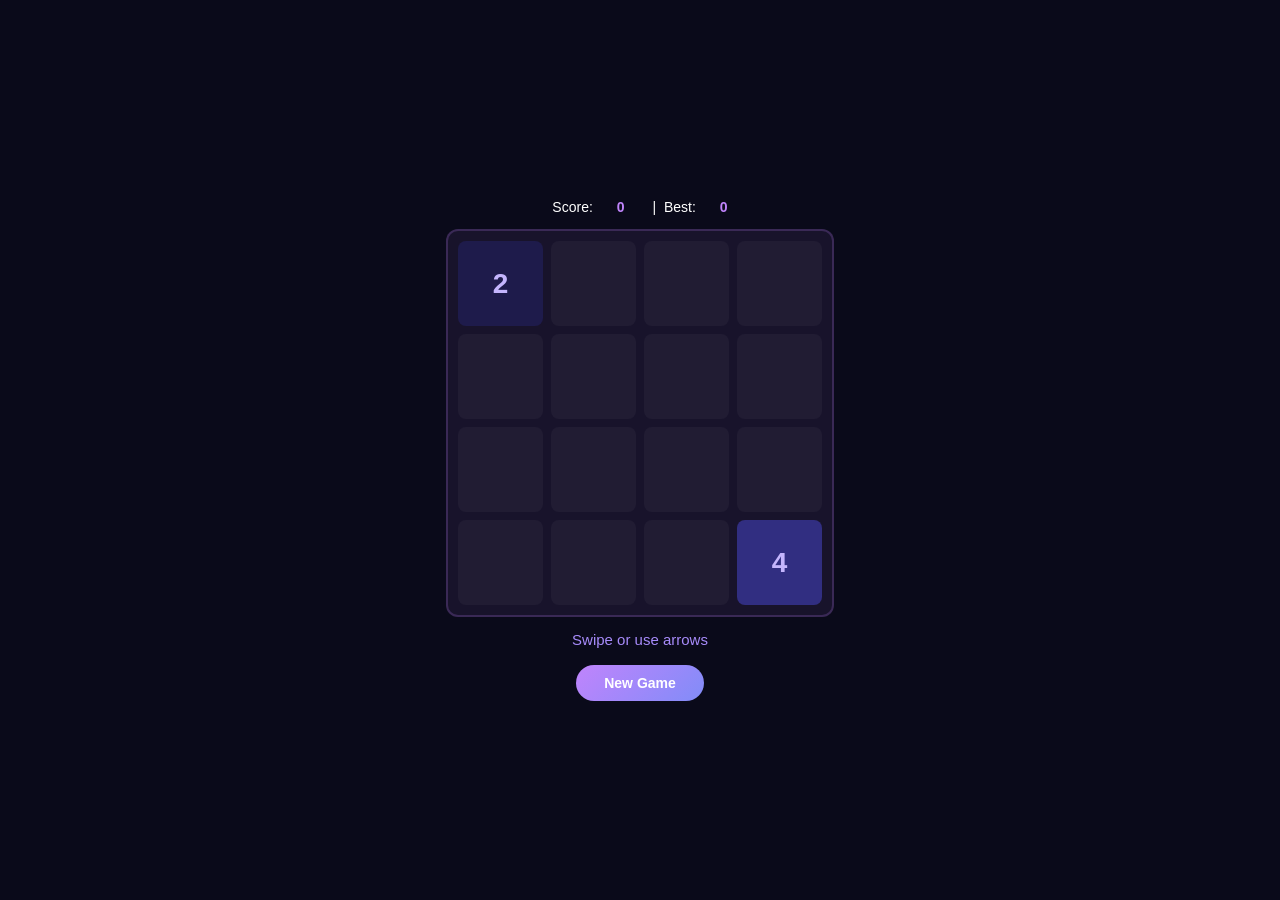
<file: games/game2048/index.html>
<!DOCTYPE html>
<html lang="en">

<head>
    <meta charset="UTF-8">
    <meta name="viewport" content="width=device-width, initial-scale=1.0, user-scalable=no">
    <title>2048</title>
    <style>
        * {
            margin: 0;
            padding: 0;
            box-sizing: border-box;
        }

        body {
            background: #0a0a1a;
            display: flex;
            flex-direction: column;
            align-items: center;
            justify-content: center;
            min-height: 100vh;
            font-family: 'Segoe UI', sans-serif;
            color: #fff;
            overflow: hidden;
            touch-action: none;
            user-select: none;
        }

        #info {
            display: flex;
            gap: 24px;
            margin-bottom: 14px;
            font-size: 14px;
        }

        #info span {
            color: #c084fc;
            font-weight: 700;
        }

        #board {
            display: grid;
            gap: 8px;
            padding: 10px;
            background: rgba(192, 132, 252, 0.08);
            border-radius: 12px;
            border: 2px solid rgba(192, 132, 252, 0.2);
        }

        .tile {
            border-radius: 8px;
            display: flex;
            align-items: center;
            justify-content: center;
            font-weight: 800;
            transition: all 0.12s ease;
            font-family: 'Outfit', 'Segoe UI', sans-serif;
        }

        #msg {
            margin-top: 14px;
            font-size: 15px;
            color: #a78bfa;
            min-height: 24px;
            text-align: center;
        }

        #newBtn {
            margin-top: 10px;
            padding: 10px 28px;
            border-radius: 30px;
            background: linear-gradient(135deg, #c084fc, #818cf8);
            color: #fff;
            border: none;
            font-size: 14px;
            font-weight: 700;
            cursor: pointer;
            font-family: inherit;
            -webkit-tap-highlight-color: transparent;
        }

        #newBtn:active {
            transform: scale(0.95);
        }
    </style>
</head>

<body>
    <div id="info">Score: <span id="score">0</span> &nbsp;|&nbsp; Best: <span id="best">0</span></div>
    <div id="board"></div>
    <div id="msg">Swipe or use arrows</div>
    <button id="newBtn" onclick="init()">New Game</button>
    <script>
        const board = document.getElementById('board'), scoreEl = document.getElementById('score'), bestEl = document.getElementById('best'), msgEl = document.getElementById('msg');
        const N = 4; let grid, sc, best = +localStorage.getItem('2048best') || 0, won = false, over = false;
        bestEl.textContent = best;

        const colors = { 0: 'rgba(255,255,255,0.04)', 2: '#1e1b4b', 4: '#312e81', 8: '#4338ca', 16: '#4f46e5', 32: '#6366f1', 64: '#818cf8', 128: '#a78bfa', 256: '#c084fc', 512: '#d946ef', 1024: '#f472b6', 2048: '#facc15' };
        const txtColors = { 0: 'transparent', 2: '#c4b5fd', 4: '#c4b5fd', 8: '#e0e7ff', 16: '#fff', 32: '#fff', 64: '#fff', 128: '#fff', 256: '#1e1b4b', 512: '#fff', 1024: '#fff', 2048: '#1e1b4b' };

        function resize() {
            const s = Math.min(window.innerWidth * 0.92, window.innerHeight * 0.58, 380);
            const ts = Math.floor((s - 8 * (N + 1)) / N);
            board.style.gridTemplateColumns = `repeat(${N},${ts}px)`;
            board.style.gridTemplateRows = `repeat(${N},${ts}px)`;
            board.querySelectorAll('.tile').forEach(t => { t.style.width = ts + 'px'; t.style.height = ts + 'px'; t.style.fontSize = (ts > 70 ? 28 : ts > 50 ? 22 : 18) + 'px'; });
        }

        function init() {
            grid = Array.from({ length: N }, () => Array(N).fill(0));
            sc = 0; won = false; over = false; scoreEl.textContent = 0; msgEl.textContent = 'Swipe or use arrows';
            addRandom(); addRandom(); render(); resize();
        }

        function addRandom() {
            const empty = [];
            for (let r = 0; r < N; r++) for (let c = 0; c < N; c++) if (!grid[r][c]) empty.push([r, c]);
            if (!empty.length) return;
            const [r, c] = empty[Math.floor(Math.random() * empty.length)];
            grid[r][c] = Math.random() < 0.9 ? 2 : 4;
        }

        function render() {
            board.innerHTML = '';
            for (let r = 0; r < N; r++) for (let c = 0; c < N; c++) {
                const v = grid[r][c], d = document.createElement('div');
                d.className = 'tile';
                d.style.background = colors[v] || 'linear-gradient(135deg,#c084fc,#f472b6)';
                d.style.color = txtColors[v] || '#fff';
                d.textContent = v || '';
                if (v >= 128) d.style.boxShadow = `0 0 20px ${colors[v] || '#c084fc'}44`;
                board.appendChild(d);
            }
            resize();
        }

        function slide(row) {
            let a = row.filter(v => v), merged = false;
            for (let i = 0; i < a.length - 1; i++) {
                if (a[i] === a[i + 1] && !merged) { a[i] *= 2; sc += a[i]; a.splice(i + 1, 1); merged = true; }
            }
            while (a.length < N) a.push(0);
            return a;
        }

        function move(dir) {
            if (over) return;
            let moved = false, prev = JSON.stringify(grid);
            if (dir === 'left') for (let r = 0; r < N; r++) grid[r] = slide(grid[r]);
            else if (dir === 'right') for (let r = 0; r < N; r++) grid[r] = slide(grid[r].reverse()).reverse();
            else if (dir === 'up') for (let c = 0; c < N; c++) { let col = []; for (let r = 0; r < N; r++) col.push(grid[r][c]); col = slide(col); for (let r = 0; r < N; r++) grid[r][c] = col[r]; }
            else if (dir === 'down') for (let c = 0; c < N; c++) { let col = []; for (let r = 0; r < N; r++) col.push(grid[r][c]); col = slide(col.reverse()).reverse(); for (let r = 0; r < N; r++) grid[r][c] = col[r]; }
            if (JSON.stringify(grid) !== prev) { moved = true; addRandom(); }
            scoreEl.textContent = sc; if (sc > best) { best = sc; localStorage.setItem('2048best', best); bestEl.textContent = best; }
            if (!won && grid.some(r => r.some(v => v >= 2048))) { won = true; msgEl.textContent = '🎉 You reached 2048!'; }
            if (!canMove()) { over = true; msgEl.textContent = 'Game Over! Tap New Game'; }
            render();
        }

        function canMove() {
            for (let r = 0; r < N; r++) for (let c = 0; c < N; c++) {
                if (!grid[r][c]) return true;
                if (c < N - 1 && grid[r][c] === grid[r][c + 1]) return true;
                if (r < N - 1 && grid[r][c] === grid[r + 1][c]) return true;
            }
            return false;
        }

        // Keyboard
        document.addEventListener('keydown', e => {
            const m = { ArrowUp: 'up', ArrowDown: 'down', ArrowLeft: 'left', ArrowRight: 'right' };
            if (m[e.key]) { e.preventDefault(); move(m[e.key]); }
        });

        // Swipe
        let tx, ty;
        document.addEventListener('touchstart', e => { tx = e.touches[0].clientX; ty = e.touches[0].clientY; }, { passive: true });
        document.addEventListener('touchend', e => {
            if (!tx) return;
            const dx = e.changedTouches[0].clientX - tx, dy = e.changedTouches[0].clientY - ty;
            if (Math.abs(dx) < 20 && Math.abs(dy) < 20) return;
            if (Math.abs(dx) > Math.abs(dy)) move(dx > 0 ? 'right' : 'left');
            else move(dy > 0 ? 'down' : 'up');
            tx = ty = null;
        });

        window.addEventListener('resize', resize);
        init();
    </script>
</body>

</html>
</file>
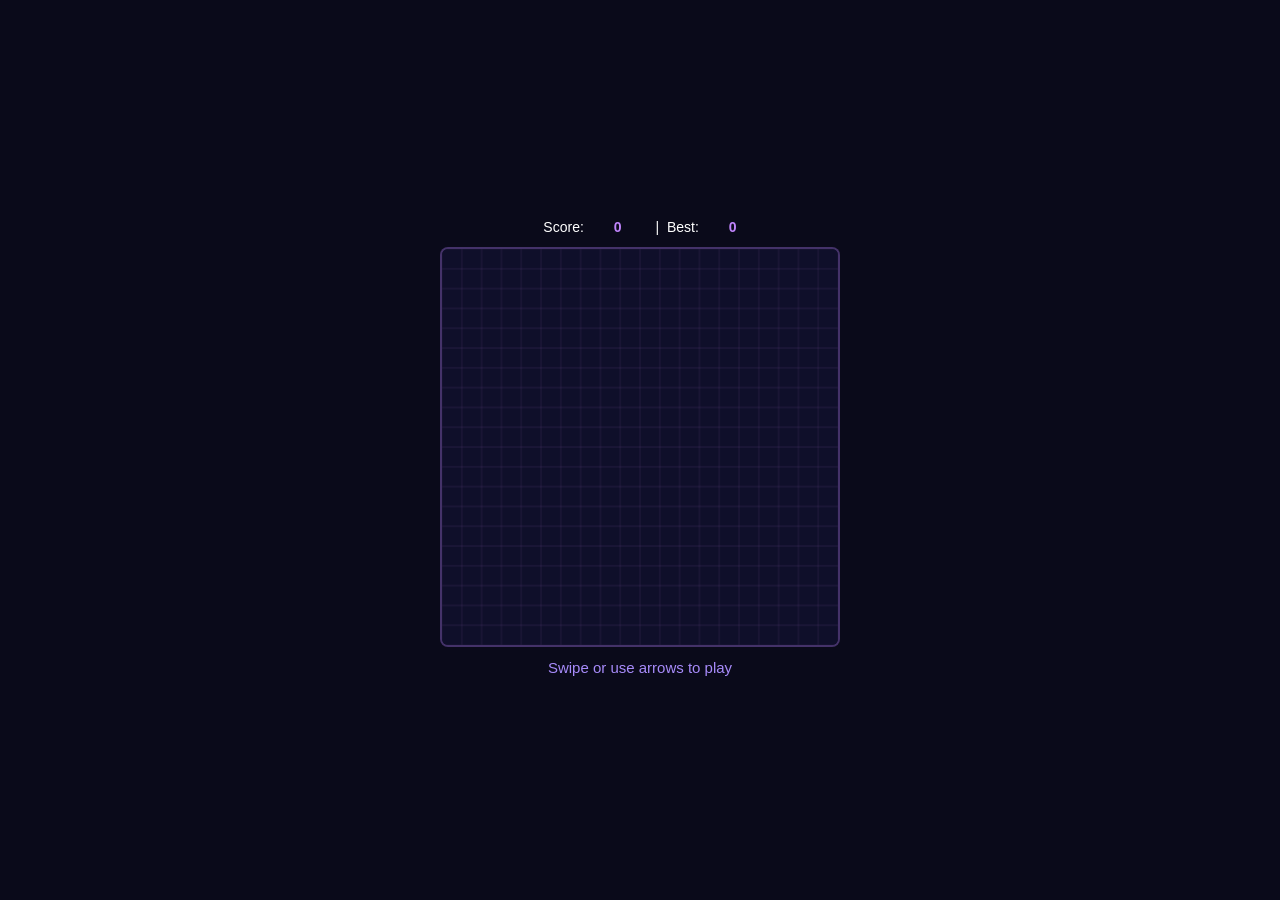
<file: games/snake/index.html>
<!DOCTYPE html>
<html lang="en">

<head>
    <meta charset="UTF-8">
    <meta name="viewport" content="width=device-width, initial-scale=1.0, user-scalable=no">
    <title>Snake Game</title>
    <style>
        * {
            margin: 0;
            padding: 0;
            box-sizing: border-box;
        }

        body {
            background: #0a0a1a;
            display: flex;
            flex-direction: column;
            align-items: center;
            justify-content: center;
            min-height: 100vh;
            font-family: 'Segoe UI', sans-serif;
            color: #fff;
            overflow: hidden;
            touch-action: none;
            user-select: none;
        }

        #info {
            display: flex;
            gap: 30px;
            margin-bottom: 12px;
            font-size: 14px;
        }

        #info span {
            color: #c084fc;
            font-weight: 700;
        }

        canvas {
            border: 2px solid rgba(192, 132, 252, 0.3);
            border-radius: 8px;
            background: #0f0f2a;
            display: block;
            max-width: 95vw;
            max-height: 70vh;
        }

        #msg {
            margin-top: 12px;
            font-size: 15px;
            color: #a78bfa;
            min-height: 22px;
            text-align: center;
        }

        .touch-controls {
            display: none;
            margin-top: 16px;
        }

        .touch-row {
            display: flex;
            justify-content: center;
            gap: 8px;
            margin: 4px 0;
        }

        .touch-btn {
            width: 60px;
            height: 60px;
            border-radius: 14px;
            border: 2px solid rgba(192, 132, 252, 0.3);
            background: rgba(192, 132, 252, 0.1);
            color: #c084fc;
            font-size: 22px;
            display: flex;
            align-items: center;
            justify-content: center;
            cursor: pointer;
            -webkit-tap-highlight-color: transparent;
            transition: background 0.15s;
        }

        .touch-btn:active {
            background: rgba(192, 132, 252, 0.35);
        }

        @media (pointer:coarse) {
            .touch-controls {
                display: block;
            }
        }

        @media (max-width:500px) {
            canvas {
                max-height: 55vh;
            }

            .touch-btn {
                width: 54px;
                height: 54px;
                font-size: 20px;
            }
        }
    </style>
</head>

<body>
    <div id="info">Score: <span id="score">0</span> &nbsp;|&nbsp; Best: <span id="best">0</span></div>
    <canvas id="c"></canvas>
    <div id="msg">Swipe or use arrows to play</div>
    <div class="touch-controls" id="touchCtrl">
        <div class="touch-row">
            <div class="touch-btn" data-dir="up">▲</div>
        </div>
        <div class="touch-row">
            <div class="touch-btn" data-dir="left">◀</div>
            <div class="touch-btn" data-dir="down">▼</div>
            <div class="touch-btn" data-dir="right">▶</div>
        </div>
    </div>
    <script>
        const c = document.getElementById('c'), ctx = c.getContext('2d');
        const scoreEl = document.getElementById('score'), bestEl = document.getElementById('best'), msgEl = document.getElementById('msg');
        let W, H, gs, cols, rows, snake, food, dir, ndir, sc, best = +localStorage.getItem('snakeBest') || 0, running = false, speed, loop;
        bestEl.textContent = best;

        function resize() {
            const s = Math.min(window.innerWidth * 0.95, window.innerHeight * 0.65, 400);
            gs = Math.floor(s / 20); cols = 20; rows = 20; W = gs * cols; H = gs * rows;
            c.width = W; c.height = H;
            c.style.width = W + 'px'; c.style.height = H + 'px';
        }
        resize(); window.addEventListener('resize', () => { resize(); if (!running) drawAll(); });

        function init() {
            const mid = Math.floor(cols / 2);
            snake = [{ x: mid, y: Math.floor(rows / 2) }];
            for (let i = 1; i < 4; i++) snake.push({ x: mid + i, y: snake[0].y });
            dir = { x: -1, y: 0 }; ndir = { ...dir }; sc = 0; scoreEl.textContent = 0; speed = 120;
            placeFood(); running = true;
            msgEl.textContent = '';
            clearInterval(loop); loop = setInterval(tick, speed);
        }

        function placeFood() {
            let p; do { p = { x: Math.floor(Math.random() * cols), y: Math.floor(Math.random() * rows) }; }
            while (snake.some(s => s.x === p.x && s.y === p.y));
            food = p;
        }

        function tick() {
            dir = { ...ndir };
            const h = { x: snake[0].x + dir.x, y: snake[0].y + dir.y };
            if (h.x < 0 || h.x >= cols || h.y < 0 || h.y >= rows || snake.some(s => s.x === h.x && s.y === h.y)) {
                running = false; clearInterval(loop);
                if (sc > best) { best = sc; localStorage.setItem('snakeBest', best); bestEl.textContent = best; }
                msgEl.textContent = 'Game Over! Tap or press Space';
                return;
            }
            snake.unshift(h);
            if (h.x === food.x && h.y === food.y) {
                sc += 10; scoreEl.textContent = sc;
                placeFood();
                if (speed > 50) { speed -= 3; clearInterval(loop); loop = setInterval(tick, speed); }
            } else snake.pop();
            drawAll();
        }

        function drawAll() {
            ctx.fillStyle = '#0f0f2a'; ctx.fillRect(0, 0, W, H);
            // Grid
            ctx.strokeStyle = 'rgba(192,132,252,0.06)';
            for (let i = 0; i < cols; i++) for (let j = 0; j < rows; j++) ctx.strokeRect(i * gs, j * gs, gs, gs);
            // Food
            ctx.fillStyle = '#f472b6'; ctx.shadowColor = '#f472b6'; ctx.shadowBlur = 12;
            ctx.beginPath(); ctx.arc(food.x * gs + gs / 2, food.y * gs + gs / 2, gs / 2.5, 0, Math.PI * 2); ctx.fill();
            ctx.shadowBlur = 0;
            // Snake
            snake.forEach((s, i) => {
                const t = i / snake.length;
                ctx.fillStyle = `hsl(${270 - t * 40},${80 - t * 20}%,${70 - t * 20}%)`;
                ctx.shadowColor = i === 0 ? '#c084fc' : 'transparent'; ctx.shadowBlur = i === 0 ? 10 : 0;
                const p = 2; ctx.beginPath();
                ctx.roundRect(s.x * gs + p, s.y * gs + p, gs - p * 2, gs - p * 2, 4); ctx.fill();
            });
            ctx.shadowBlur = 0;
        }

        // Keyboard
        document.addEventListener('keydown', e => {
            if (!running && (e.key === ' ' || e.key === 'Enter')) { init(); return; }
            const m = { ArrowUp: { x: 0, y: -1 }, ArrowDown: { x: 0, y: 1 }, ArrowLeft: { x: -1, y: 0 }, ArrowRight: { x: 1, y: 0 }, w: { x: 0, y: -1 }, s: { x: 0, y: 1 }, a: { x: -1, y: 0 }, d: { x: 1, y: 0 } };
            if (m[e.key] && !(m[e.key].x === -dir.x && m[e.key].y === -dir.y)) { ndir = m[e.key]; e.preventDefault(); }
        });

        // Swipe
        let tx, ty;
        document.addEventListener('touchstart', e => { tx = e.touches[0].clientX; ty = e.touches[0].clientY; e.preventDefault(); }, { passive: false });
        document.addEventListener('touchend', e => {
            if (!tx) return;
            const dx = e.changedTouches[0].clientX - tx, dy = e.changedTouches[0].clientY - ty;
            if (Math.abs(dx) < 15 && Math.abs(dy) < 15) { if (!running) init(); return; }
            if (Math.abs(dx) > Math.abs(dy)) {
                const d = dx > 0 ? { x: 1, y: 0 } : { x: -1, y: 0 };
                if (!(d.x === -dir.x && d.y === -dir.y)) ndir = d;
            } else {
                const d = dy > 0 ? { x: 0, y: 1 } : { x: 0, y: -1 };
                if (!(d.x === -dir.x && d.y === -dir.y)) ndir = d;
            }
            tx = ty = null;
        }, { passive: false });

        // Touch buttons
        document.querySelectorAll('.touch-btn').forEach(b => {
            b.addEventListener('touchstart', e => {
                e.preventDefault(); e.stopPropagation();
                if (!running) { init(); return; }
                const m = { up: { x: 0, y: -1 }, down: { x: 0, y: 1 }, left: { x: -1, y: 0 }, right: { x: 1, y: 0 } };
                const d = m[b.dataset.dir];
                if (d && !(d.x === -dir.x && d.y === -dir.y)) ndir = d;
            }, { passive: false });
        });

        drawAll(); init();
    </script>
</body>

</html>
</file>
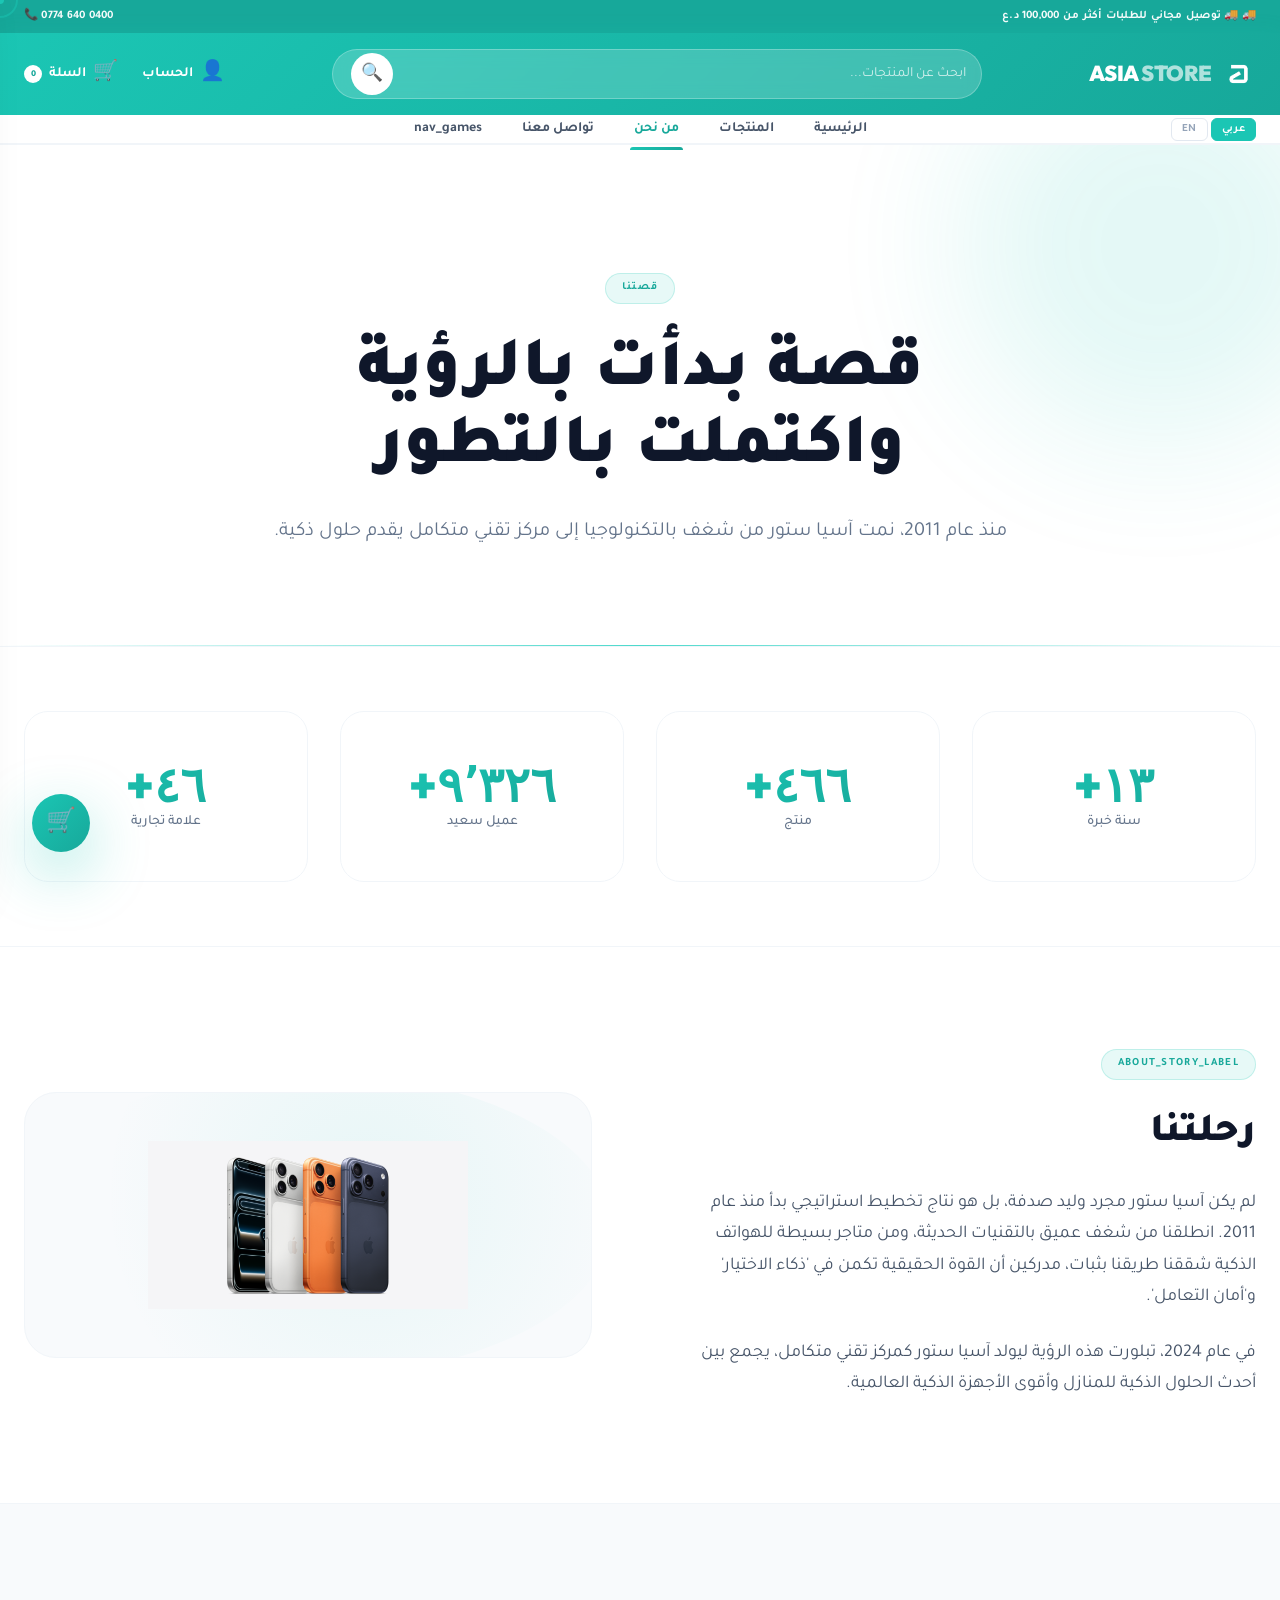
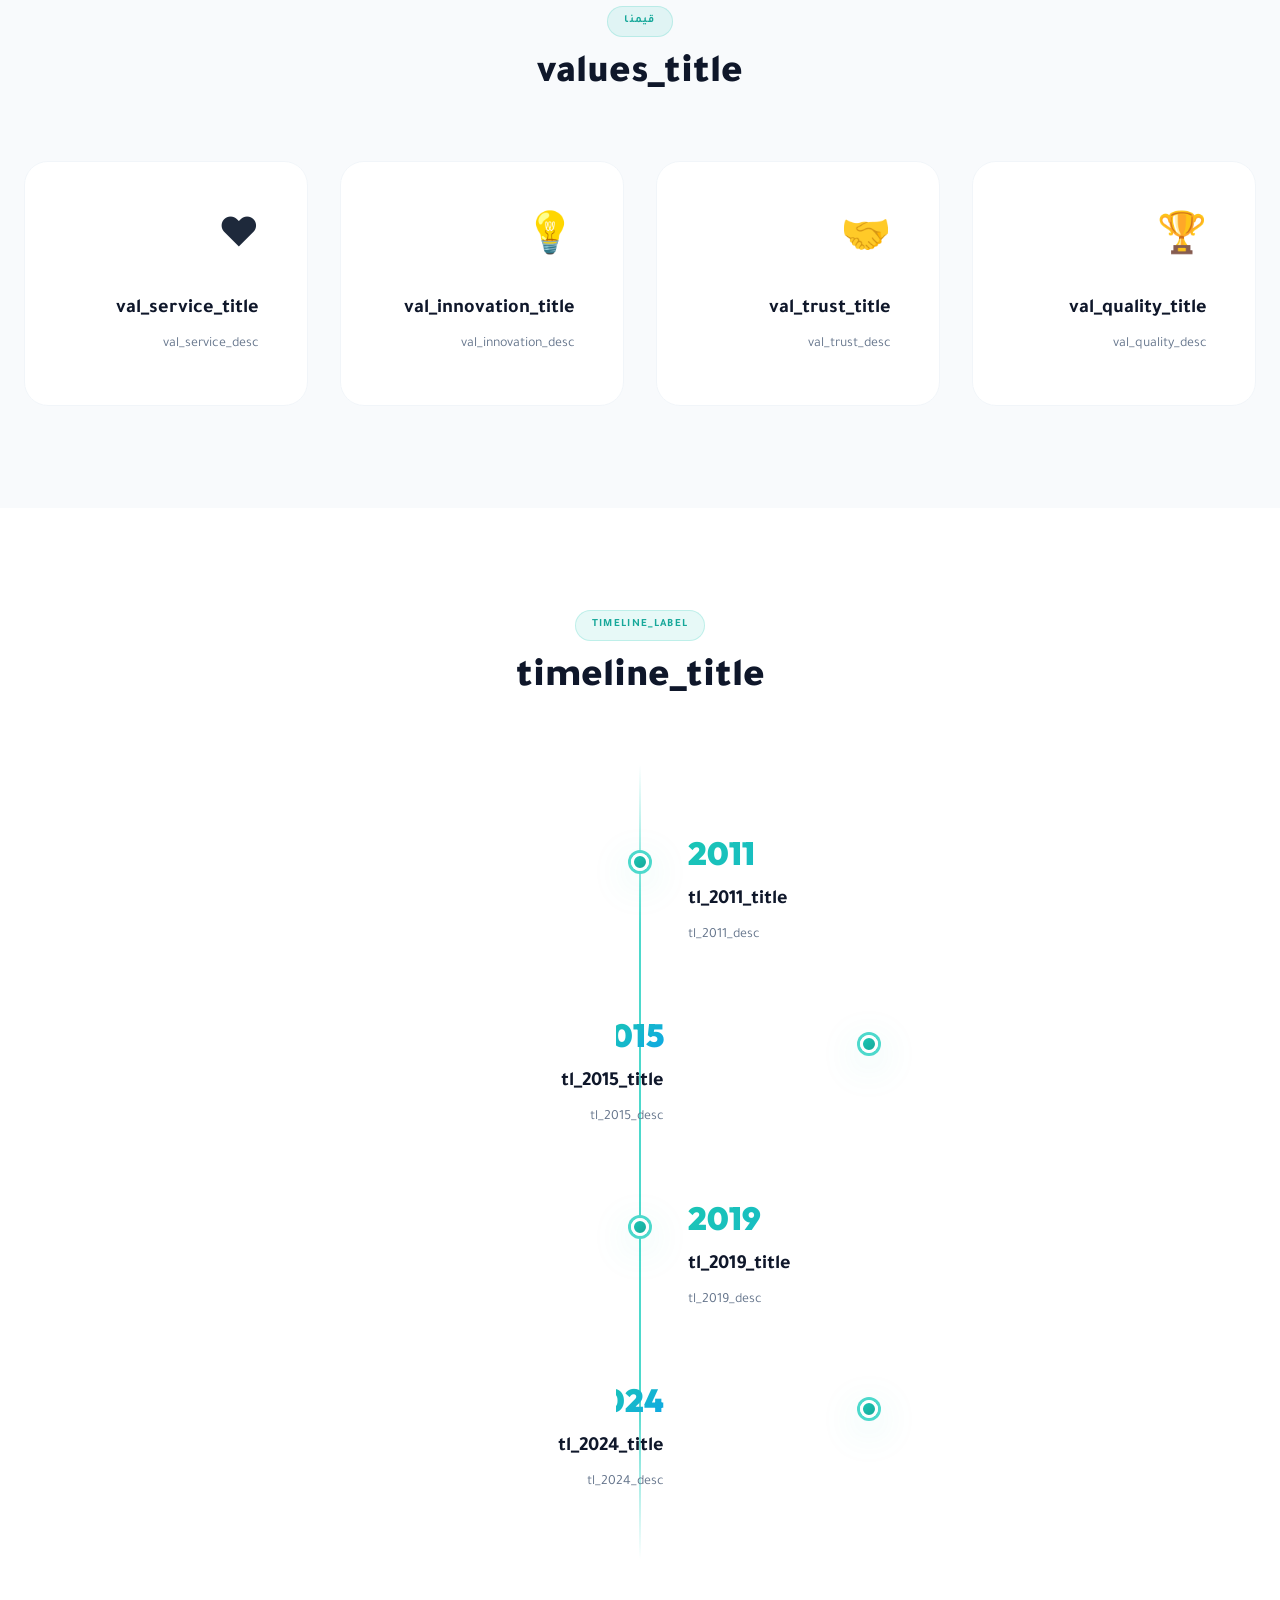
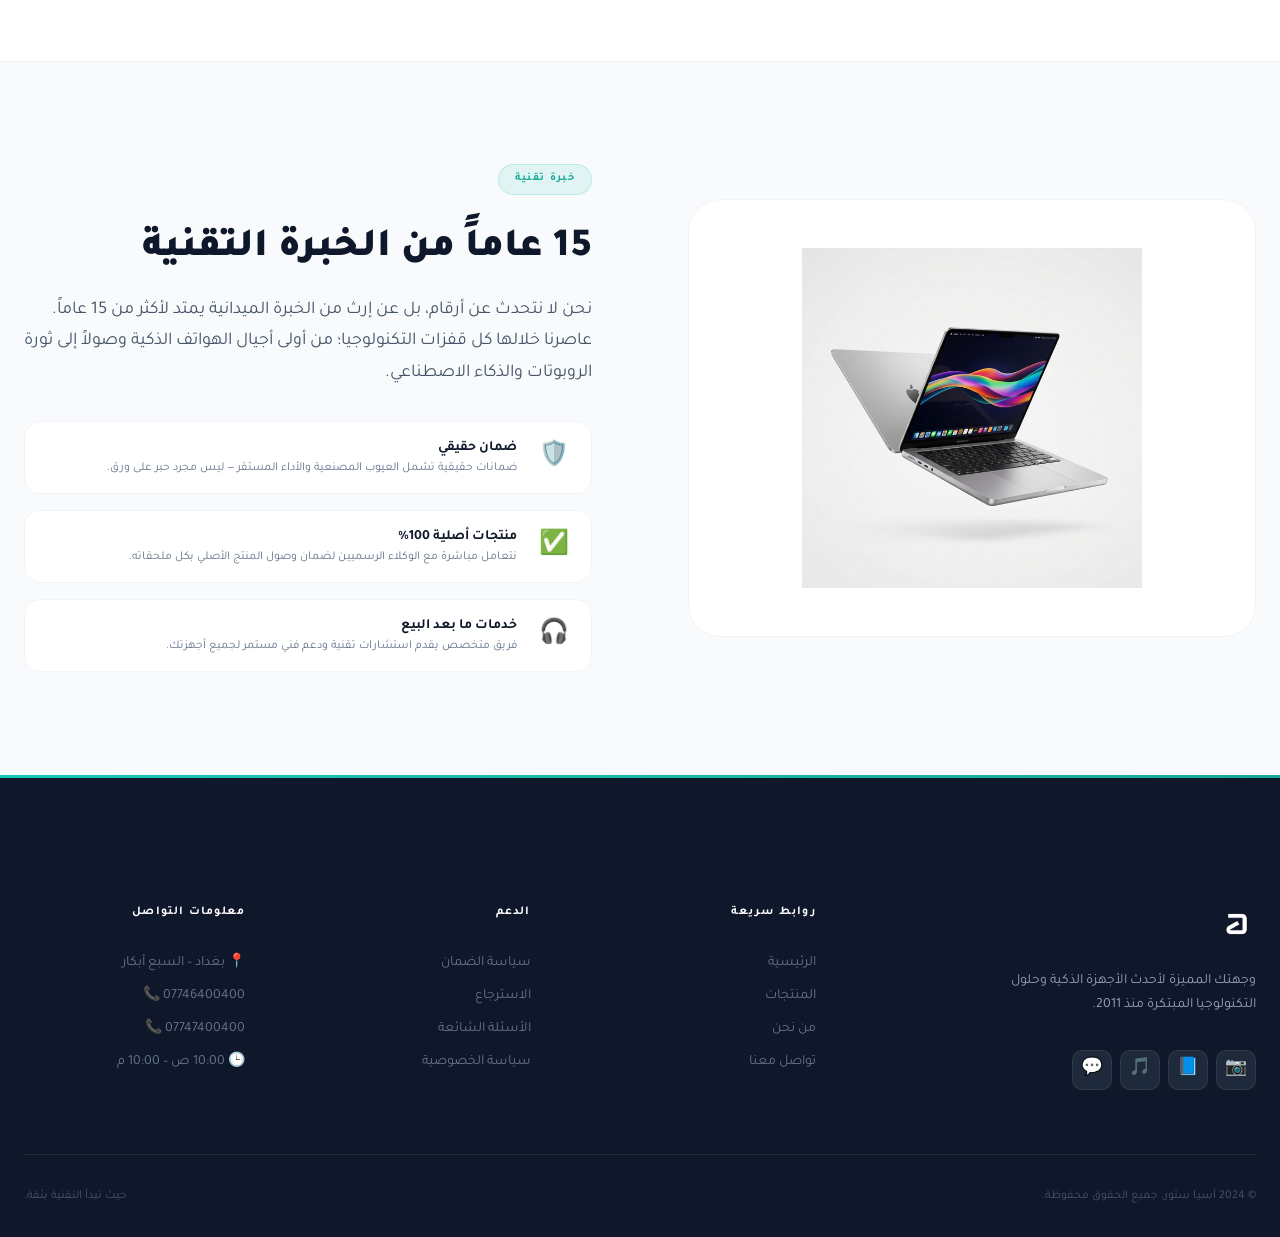
<file: pages/about.html>
<!DOCTYPE html>
<html lang="ar" dir="rtl">

<head>
  <meta charset="UTF-8">
  <meta name="viewport" content="width=device-width, initial-scale=1.0">
  <meta name="description" content="آسيا ستور - قصة نجاح تمتد لأكثر من 15 عاماً في عالم التقنية في العراق">
  <title>من نحن | آسيا ستور - Asia Store</title>
  <link rel="preconnect" href="https://fonts.googleapis.com">
  <link rel="preconnect" href="https://fonts.gstatic.com" crossorigin>
  <link href="https://fonts.googleapis.com/css2?family=Inter:wght@300;400;500;600;700;900&family=Outfit:wght@300;400;500;600;700;900&family=Tajawal:wght@300;400;500;700;800;900&family=Bai+Jamjuree:wght@300;400;500;600;700&display=swap" rel="stylesheet">
  <link rel="stylesheet" href="../css/variables.css">
  <link rel="stylesheet" href="../css/base.css">
  <link rel="stylesheet" href="../css/animations.css">
  <link rel="stylesheet" href="../css/components.css">
  <link rel="stylesheet" href="../css/pages.css">
</head>

<body>
  <div class="page-transition" id="pageTransition">
    <div class="panel"></div><div class="panel"></div><div class="panel"></div>
    <div class="panel"></div><div class="panel"></div>
  </div>
  <div class="cursor-dot" id="cursorDot"></div>
  <div class="cursor-ring" id="cursorRing"></div>

  <!-- HEADER -->
  <header class="header" id="header">
    <div class="header__info">
      <div class="container container--wide">
        <span>🚚 <span data-i18n="header_shipping">توصيل مجاني للطلبات أكثر من 100,000 د.ع</span></span>
        <span dir="ltr">📞 0774 640 0400</span>
      </div>
    </div>
    <div class="header__top">
      <div class="container container--wide">
        <div class="header__top-wrapper">
          <a href="../index.html" class="header__logo">
            <img src="../assets/logo.svg" alt="Asia Store Logo">
            <span class="header__logo-text">Asia <span>Store</span></span>
          </a>
          <div class="header__search">
            <form class="search-bar" id="searchForm">
              <input type="text" id="searchInput" data-i18n-placeholder="search_placeholder" placeholder="ابحث عن المنتجات...">
              <button type="submit">🔍</button>
            </form>
          </div>
          <div class="header__utilities">
            <a href="#" class="header__util-link" id="accountTrigger">
              <span class="header__util-icon">👤</span>
              <span data-i18n="nav_account">الحساب</span>
            </a>
            <a href="#" class="header__util-link" id="cartTrigger">
              <span class="header__util-icon">🛒</span>
              <span data-i18n="nav_cart">السلة</span>
              <span class="cart-count">0</span>
            </a>
          </div>
        </div>
      </div>
    </div>
    <div class="header__bottom">
      <div class="container container--wide">
        <nav class="header__nav" id="mainNav">
          <div class="lang-switcher">
            <button class="lang-btn active" data-lang="ar">عربي</button>
            <button class="lang-btn" data-lang="en">EN</button>
          </div>
          <ul class="header__nav-list">
            <li><a href="../index.html" class="header__nav-link" data-i18n="nav_home">الرئيسية</a></li>
            <li><a href="products.html" class="header__nav-link" data-i18n="nav_products">المنتجات</a></li>
            <li><a href="about.html" class="header__nav-link active" data-i18n="nav_about">من نحن</a></li>
            <li><a href="contact.html" class="header__nav-link" data-i18n="nav_contact">تواصل معنا</a></li>
            <li><a href="games.html" class="header__nav-link" data-i18n="nav_games">الألعاب</a></li>
          </ul>
        </nav>
        <button class="menu-toggle" id="menuToggle" aria-label="Toggle Menu">
          <span></span><span></span><span></span>
        </button>
      </div>
    </div>
  </header>

  <!-- ABOUT HERO -->
  <section class="about-hero">
    <div class="bg-orb bg-orb--primary" style="width:400px;height:400px;top:-100px;right:-80px;"></div>
    <div class="container">
      <div style="text-align:center; max-width:780px; margin:0 auto;">
        <span class="section-header__label hero-text-animate" data-i18n="about_hero_label">قصتنا</span>
        <h1 class="hero-text-animate" style="font-size:var(--fs-hero); font-weight:var(--fw-black); color:var(--color-gray-900); line-height:var(--lh-tight); margin:var(--space-md) 0 var(--space-lg);" data-i18n="about_hero_title">
          قصة بدأت بالرؤية<br>واكتملت بالتطور
        </h1>
        <p class="hero-text-animate" style="font-size:var(--fs-lg); color:var(--color-gray-500); line-height:var(--lh-relaxed);" data-i18n="about_hero_subtitle">
          منذ عام 2011، نمت آسيا ستور من شغف بالتكنولوجيا إلى مركز تقني متكامل في قلب بغداد.
        </p>
      </div>
    </div>
  </section>

  <!-- STATS -->
  <section class="stats-section" style="border-top:1px solid var(--color-gray-100);">
    <div class="container">
      <div class="stats-row">
        <div class="stat-card reveal delay-1">
          <div class="stat-card__number" data-counter="15" data-counter-suffix="+">0</div>
          <div class="stat-card__label" data-i18n="stat_years">سنة خبرة</div>
        </div>
        <div class="stat-card reveal delay-2">
          <div class="stat-card__number" data-counter="500" data-counter-suffix="+">0</div>
          <div class="stat-card__label" data-i18n="stat_products">منتج متوفر</div>
        </div>
        <div class="stat-card reveal delay-3">
          <div class="stat-card__number" data-counter="10000" data-counter-suffix="+">0</div>
          <div class="stat-card__label" data-i18n="stat_customers">عميل سعيد</div>
        </div>
        <div class="stat-card reveal delay-4">
          <div class="stat-card__number" data-counter="50" data-counter-suffix="+">0</div>
          <div class="stat-card__label" data-i18n="stat_brands">علامة تجارية</div>
        </div>
      </div>
    </div>
  </section>

  <!-- OUR STORY -->
  <section class="section" style="background:var(--color-white);">
    <div class="container">
      <div style="display:grid; grid-template-columns:1fr 1fr; gap:var(--space-4xl); align-items:center;" class="responsive-two-col">
        <div class="reveal-left">
          <span class="section-header__label" data-i18n="about_story_label">رحلتنا</span>
          <h2 style="font-size:var(--fs-3xl); font-weight:var(--fw-black); color:var(--color-gray-900); line-height:var(--lh-tight); margin:var(--space-md) 0 var(--space-xl);" data-i18n="about_story_title">
            15 عاماً من الإبداع التقني
          </h2>
          <p style="font-size:var(--fs-md); color:var(--color-gray-600); line-height:var(--lh-relaxed); margin-bottom:var(--space-lg);" data-i18n="about_story_p1">
            لم يكن آسيا ستور مجرد وليد صدفة، بل هو نتاج تخطيط استراتيجي بدأ منذ عام 2011. انطلقنا من شغف عميق بالتقنيات الحديثة، ومن متاجر بسيطة للهواتف الذكية شققنا طريقنا بثبات نحو التميز.
          </p>
          <p style="font-size:var(--fs-md); color:var(--color-gray-600); line-height:var(--lh-relaxed);" data-i18n="about_story_p2">
            في عام 2024، تبلورت هذه الرؤية ليولد آسيا ستور كمركز تقني متكامل، يجمع بين أحدث الحلول الذكية للمنازل وأقوى الأجهزة الذكية العالمية.
          </p>
        </div>
        <div class="reveal-right">
          <div style="background:var(--color-gray-50); border-radius:var(--radius-2xl); padding:var(--space-2xl); border:1.5px solid var(--color-gray-100); position:relative; overflow:hidden;">
            <div style="position:absolute; inset:-20px; background:radial-gradient(circle at 60% 40%, rgba(27,198,180,0.08) 0%, transparent 65%); border-radius:50%;"></div>
            <img src="../assets/images/iphone.png" alt="Asia Store" style="width:100%; max-width:320px; margin:0 auto; display:block; position:relative; z-index:2;" class="float-slow">
          </div>
        </div>
      </div>
    </div>
  </section>

  <!-- VALUES -->
  <section class="section" style="background:var(--color-gray-50); border-top:1px solid var(--color-gray-100);">
    <div class="container">
      <div class="section-header reveal">
        <span class="section-header__label">قيمنا</span>
        <h2 class="section-header__title" data-i18n="values_title">ما يميزنا</h2>
      </div>
      <div class="values-grid">
        <div class="value-card reveal delay-1">
          <div class="value-card__icon">🏆</div>
          <h3 class="value-card__title" data-i18n="val_quality_title">الجودة أولاً</h3>
          <p class="value-card__desc" data-i18n="val_quality_desc">نختار كل منتج بعناية لضمان الجودة العالية والأصالة الكاملة</p>
        </div>
        <div class="value-card reveal delay-2">
          <div class="value-card__icon">🤝</div>
          <h3 class="value-card__title" data-i18n="val_trust_title">الثقة والشفافية</h3>
          <p class="value-card__desc" data-i18n="val_trust_desc">علاقتنا مع عملائنا مبنية على الأمانة الكاملة والوضوح التام</p>
        </div>
        <div class="value-card reveal delay-3">
          <div class="value-card__icon">💡</div>
          <h3 class="value-card__title" data-i18n="val_innovation_title">الابتكار المستمر</h3>
          <p class="value-card__desc" data-i18n="val_innovation_desc">نواكب أحدث التقنيات العالمية لنقدمها بأفضل سعر وأعلى جودة</p>
        </div>
        <div class="value-card reveal delay-4">
          <div class="value-card__icon">❤️</div>
          <h3 class="value-card__title" data-i18n="val_service_title">خدمة استثنائية</h3>
          <p class="value-card__desc" data-i18n="val_service_desc">رضاك هو أولويتنا، فريقنا متاح دائماً للمساعدة وحل أي مشكلة</p>
        </div>
      </div>
    </div>
  </section>

  <!-- TIMELINE -->
  <section class="section" style="background:var(--color-white);">
    <div class="container">
      <div class="section-header reveal">
        <span class="section-header__label" data-i18n="timeline_label">مسيرتنا</span>
        <h2 class="section-header__title" data-i18n="timeline_title">رحلة النجاح عبر السنوات</h2>
      </div>

      <div class="timeline">
        <div class="timeline__item reveal">
          <div class="timeline__content-left">
            <div class="timeline__year">2011</div>
            <h3 class="timeline__title" data-i18n="tl_2011_title">البداية المتواضعة</h3>
            <p class="timeline__desc" data-i18n="tl_2011_desc">انطلاق آسيا ستور كمتجر صغير للهواتف الذكية في بغداد، بهدف تقديم منتجات أصيلة للعراقيين.</p>
          </div>
          <div class="timeline__dot-wrap">
            <div class="timeline__dot"></div>
          </div>
          <div class="timeline__content-right"></div>
        </div>

        <div class="timeline__item reveal delay-1">
          <div class="timeline__content-left"></div>
          <div class="timeline__dot-wrap">
            <div class="timeline__dot"></div>
          </div>
          <div class="timeline__content-right">
            <div class="timeline__year">2015</div>
            <h3 class="timeline__title" data-i18n="tl_2015_title">التوسع والنمو</h3>
            <p class="timeline__desc" data-i18n="tl_2015_desc">توسعنا لنشمل الحواسيب المحمولة والأجهزة اللوحية والملحقات التقنية المتنوعة.</p>
          </div>
        </div>

        <div class="timeline__item reveal delay-2">
          <div class="timeline__content-left">
            <div class="timeline__year">2019</div>
            <h3 class="timeline__title" data-i18n="tl_2019_title">المنزل الذكي</h3>
            <p class="timeline__desc" data-i18n="tl_2019_desc">أطلقنا قسم المنزل الذكي مع أحدث المنتجات التقنية لتحويل منزلك إلى منزل ذكي.</p>
          </div>
          <div class="timeline__dot-wrap">
            <div class="timeline__dot"></div>
          </div>
          <div class="timeline__content-right"></div>
        </div>

        <div class="timeline__item reveal delay-3">
          <div class="timeline__content-left"></div>
          <div class="timeline__dot-wrap">
            <div class="timeline__dot"></div>
          </div>
          <div class="timeline__content-right">
            <div class="timeline__year">2024</div>
            <h3 class="timeline__title" data-i18n="tl_2024_title">آسيا ستور المتكامل</h3>
            <p class="timeline__desc" data-i18n="tl_2024_desc">إطلاق آسيا ستور كمركز تقني متكامل بخدمات احترافية وتشكيلة شاملة لجميع احتياجاتك التقنية.</p>
          </div>
        </div>
      </div>
    </div>
  </section>

  <!-- EXPERIENCE SECTION -->
  <section class="section" style="background:var(--color-gray-50); border-top:1px solid var(--color-gray-100);">
    <div class="container">
      <div style="display:grid; grid-template-columns:1fr 1fr; gap:var(--space-4xl); align-items:center;" class="responsive-two-col">
        <div class="reveal-right">
          <div style="background:var(--color-white); border-radius:var(--radius-2xl); padding:var(--space-2xl); border:1.5px solid var(--color-gray-100); position:relative; overflow:hidden;">
            <img src="../assets/images/macbook.png" alt="Experience" style="width:100%; max-width:340px; margin:0 auto; display:block;" class="float">
          </div>
        </div>
        <div class="reveal-left">
          <span class="section-header__label">خبرة تقنية</span>
          <h2 style="font-size:var(--fs-3xl); font-weight:var(--fw-black); color:var(--color-gray-900); margin:var(--space-md) 0 var(--space-lg); line-height:var(--lh-tight);" data-i18n="about_experience_title">
            15 عاماً من الخبرة التقنية
          </h2>
          <p style="font-size:var(--fs-md); color:var(--color-gray-600); line-height:var(--lh-relaxed); margin-bottom:var(--space-xl);" data-i18n="about_experience_desc">
            نحن لا نتحدث عن أرقام، بل عن إرث من الخبرة الميدانية يمتد لأكثر من 15 عاماً من التطور المستمر في خدمة السوق العراقي بأعلى معايير الجودة.
          </p>
          <div style="display:flex; flex-direction:column; gap:var(--space-md);">
            <div style="display:flex; align-items:center; gap:var(--space-md); padding:var(--space-md); background:var(--color-white); border-radius:var(--radius-lg); border:1px solid var(--color-gray-100);">
              <span style="font-size:1.5rem; width:42px; text-align:center;">🛡️</span>
              <div>
                <div style="font-weight:var(--fw-bold); color:var(--color-gray-900); font-size:var(--fs-sm);" data-i18n="f1_title">ضمان حقيقي</div>
                <div style="font-size:var(--fs-xs); color:var(--color-gray-500);" data-i18n="f1_desc">ضمانات تشمل العيوب المصنعية</div>
              </div>
            </div>
            <div style="display:flex; align-items:center; gap:var(--space-md); padding:var(--space-md); background:var(--color-white); border-radius:var(--radius-lg); border:1px solid var(--color-gray-100);">
              <span style="font-size:1.5rem; width:42px; text-align:center;">✅</span>
              <div>
                <div style="font-weight:var(--fw-bold); color:var(--color-gray-900); font-size:var(--fs-sm);" data-i18n="f4_title">منتجات أصلية 100%</div>
                <div style="font-size:var(--fs-xs); color:var(--color-gray-500);" data-i18n="f4_desc">مباشرة من الوكلاء الرسميين</div>
              </div>
            </div>
            <div style="display:flex; align-items:center; gap:var(--space-md); padding:var(--space-md); background:var(--color-white); border-radius:var(--radius-lg); border:1px solid var(--color-gray-100);">
              <span style="font-size:1.5rem; width:42px; text-align:center;">🎧</span>
              <div>
                <div style="font-weight:var(--fw-bold); color:var(--color-gray-900); font-size:var(--fs-sm);" data-i18n="f3_title">خدمات ما بعد البيع</div>
                <div style="font-size:var(--fs-xs); color:var(--color-gray-500);" data-i18n="f3_desc">فريق دعم تقني متخصص</div>
              </div>
            </div>
          </div>
        </div>
      </div>
    </div>
  </section>

  <!-- FOOTER -->
  <footer class="footer" id="footer">
    <div class="container">
      <div class="footer__grid">
        <div class="footer__brand">
          <img src="../assets/logo.svg" alt="Asia Store">
          <p data-i18n="footer_desc">وجهتك المميزة لأحدث الأجهزة الذكية وحلول التكنولوجيا المبتكرة منذ 2011.</p>
          <div class="footer__social">
            <a href="https://www.instagram.com/asia.store.iq" target="_blank" rel="noopener">📷</a>
            <a href="https://www.facebook.com/share/1KiaEUe9XV" target="_blank" rel="noopener">📘</a>
            <a href="https://www.tiktok.com/@asia.store24" target="_blank" rel="noopener">🎵</a>
            <a href="https://wa.me/9647746400400" target="_blank" rel="noopener">💬</a>
          </div>
        </div>
        <div>
          <h4 class="footer__title" data-i18n="footer_quick">روابط سريعة</h4>
          <ul class="footer__links">
            <li><a href="../index.html" data-i18n="nav_home">الرئيسية</a></li>
            <li><a href="products.html" data-i18n="nav_products">المنتجات</a></li>
            <li><a href="about.html" data-i18n="nav_about">من نحن</a></li>
            <li><a href="contact.html" data-i18n="nav_contact">تواصل معنا</a></li>
          </ul>
        </div>
        <div>
          <h4 class="footer__title" data-i18n="footer_support">الدعم</h4>
          <ul class="footer__links">
            <li><a href="warranty.html" data-i18n="footer_warranty">سياسة الضمان</a></li>
            <li><a href="returns.html" data-i18n="footer_returns">الاسترجاع</a></li>
            <li><a href="faq.html" data-i18n="footer_faq">الأسئلة الشائعة</a></li>
            <li><a href="privacy.html" data-i18n="footer_privacy">سياسة الخصوصية</a></li>
          </ul>
        </div>
        <div>
          <h4 class="footer__title" data-i18n="footer_contact">معلومات التواصل</h4>
          <ul class="footer__links">
            <li>📍 بغداد – السبع أبكار</li>
            <li><a href="tel:07746400400" dir="ltr">📞 07746400400</a></li>
            <li><a href="tel:07747400400" dir="ltr">📞 07747400400</a></li>
            <li>🕒 10:00 ص – 10:00 م</li>
          </ul>
        </div>
      </div>
      <div class="footer__bottom">
        <p data-i18n="footer_rights">© 2025 آسيا ستور. جميع الحقوق محفوظة.</p>
        <p data-i18n="footer_tagline">حيث تبدأ التقنية بثقة.</p>
      </div>
    </div>
  </footer>

  <script src="../js/i18n.js"></script>
  <script src="../js/main.js"></script>
  <script src="../js/cart.js"></script>
  <script src="../js/auth.js"></script>
</body>
</html>
</file>
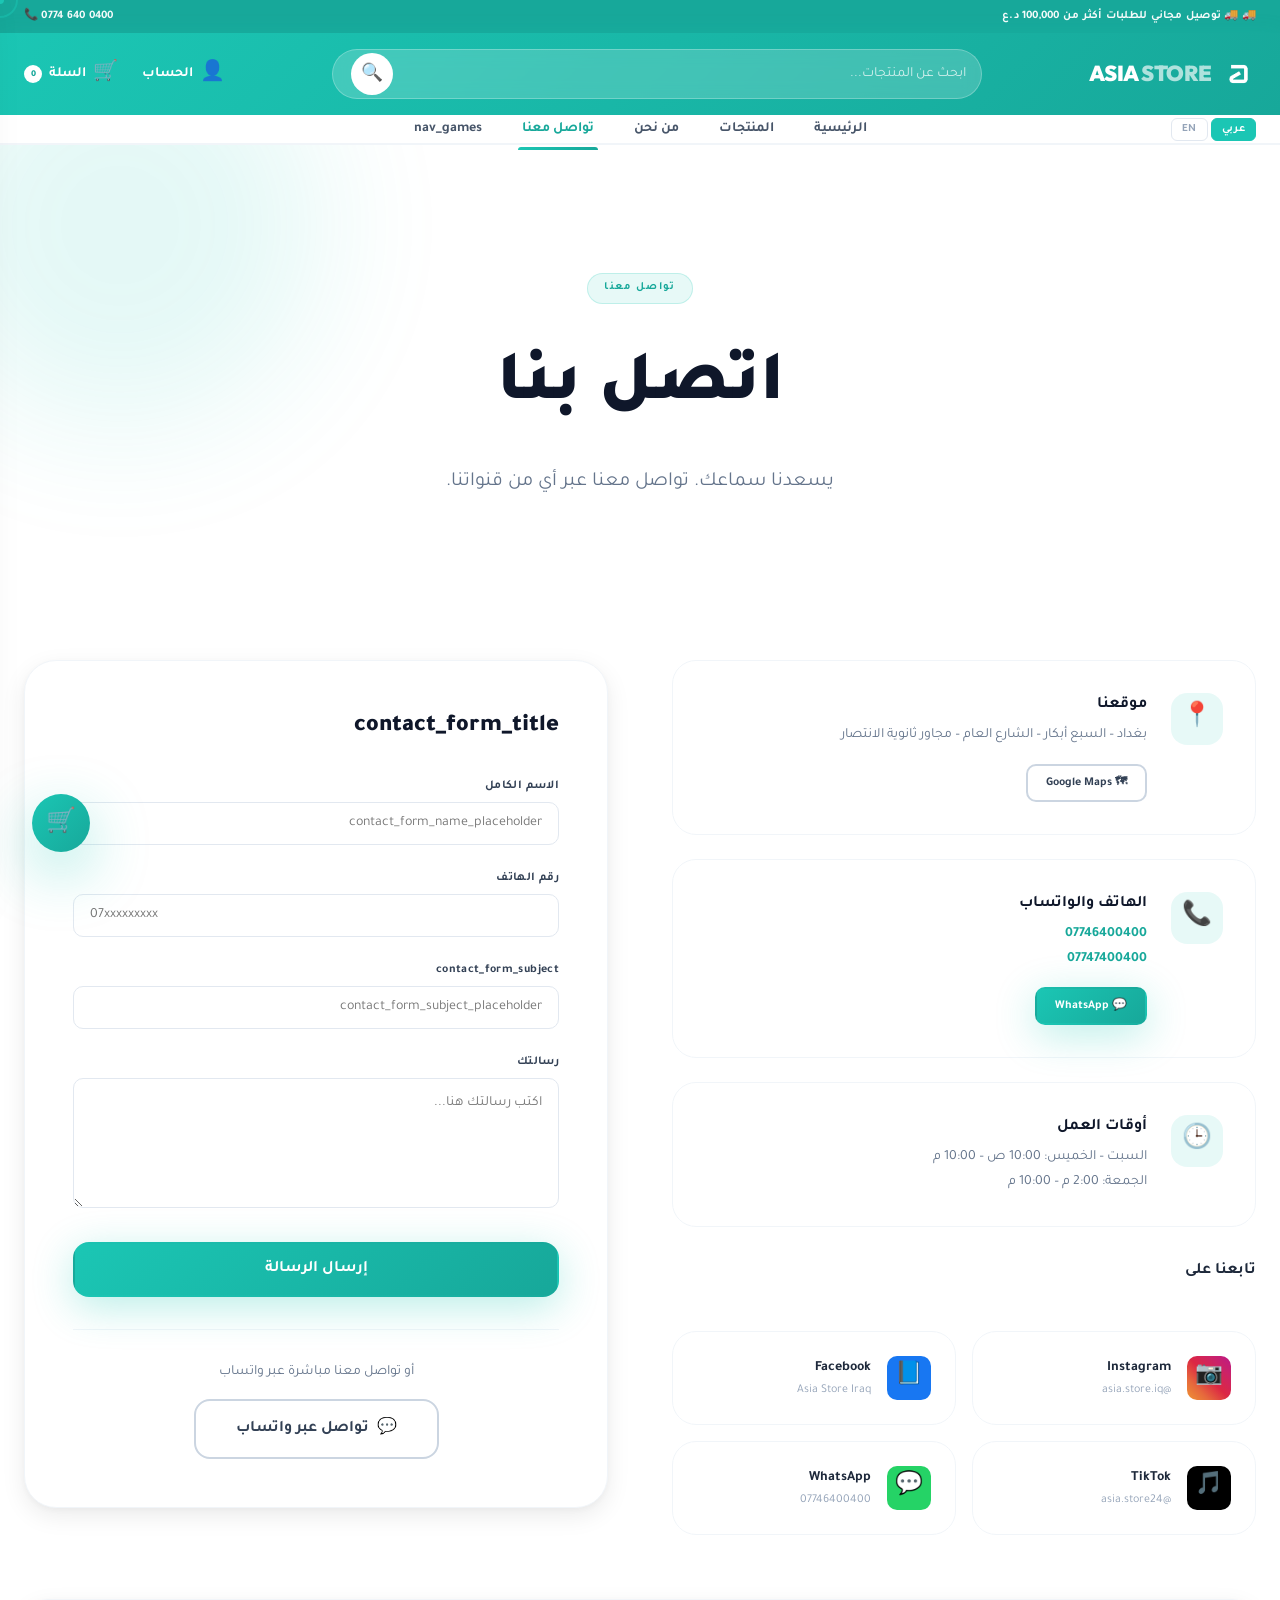
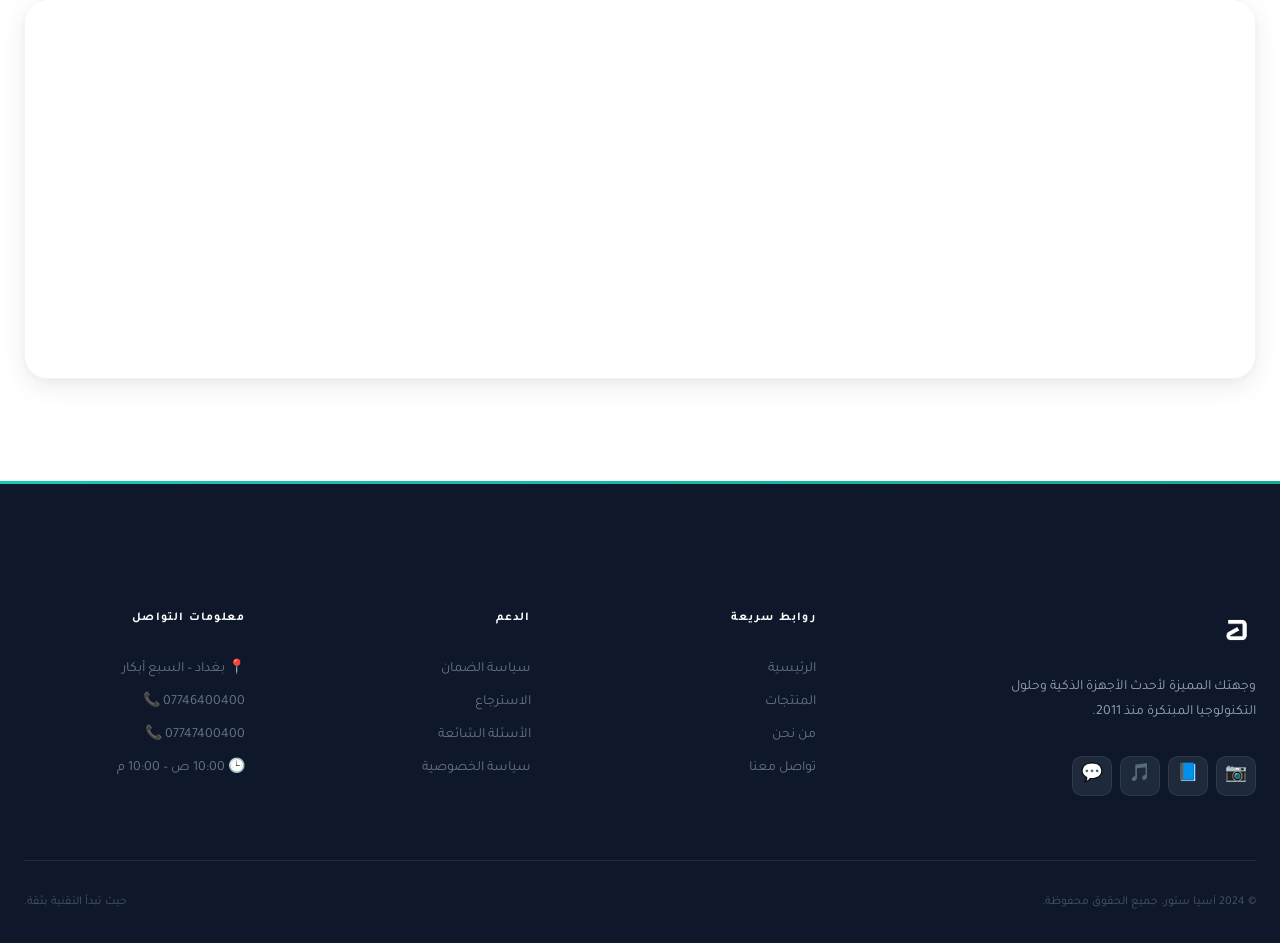
<file: pages/contact.html>
<!DOCTYPE html>
<html lang="ar" dir="rtl">

<head>
  <meta charset="UTF-8">
  <meta name="viewport" content="width=device-width, initial-scale=1.0">
  <meta name="description" content="آسيا ستور - تواصل معنا في بغداد، السبع أبكار. هاتف: 07746400400">
  <title>تواصل معنا | آسيا ستور - Asia Store</title>
  <link rel="preconnect" href="https://fonts.googleapis.com">
  <link rel="preconnect" href="https://fonts.gstatic.com" crossorigin>
  <link href="https://fonts.googleapis.com/css2?family=Inter:wght@300;400;500;600;700;900&family=Outfit:wght@300;400;500;600;700;900&family=Tajawal:wght@300;400;500;700;800;900&family=Bai+Jamjuree:wght@300;400;500;600;700&display=swap" rel="stylesheet">
  <link rel="stylesheet" href="../css/variables.css">
  <link rel="stylesheet" href="../css/base.css">
  <link rel="stylesheet" href="../css/animations.css">
  <link rel="stylesheet" href="../css/components.css">
  <link rel="stylesheet" href="../css/pages.css">
</head>

<body>
  <div class="page-transition" id="pageTransition">
    <div class="panel"></div><div class="panel"></div><div class="panel"></div>
    <div class="panel"></div><div class="panel"></div>
  </div>
  <div class="cursor-dot" id="cursorDot"></div>
  <div class="cursor-ring" id="cursorRing"></div>

  <!-- HEADER -->
  <header class="header" id="header">
    <div class="header__info">
      <div class="container container--wide">
        <span>🚚 <span data-i18n="header_shipping">توصيل مجاني للطلبات أكثر من 100,000 د.ع</span></span>
        <span dir="ltr">📞 0774 640 0400</span>
      </div>
    </div>
    <div class="header__top">
      <div class="container container--wide">
        <div class="header__top-wrapper">
          <a href="../index.html" class="header__logo">
            <img src="../assets/logo.svg" alt="Asia Store Logo">
            <span class="header__logo-text">Asia <span>Store</span></span>
          </a>
          <div class="header__search">
            <form class="search-bar" id="searchForm">
              <input type="text" id="searchInput" data-i18n-placeholder="search_placeholder" placeholder="ابحث عن المنتجات...">
              <button type="submit">🔍</button>
            </form>
          </div>
          <div class="header__utilities">
            <a href="#" class="header__util-link" id="accountTrigger">
              <span class="header__util-icon">👤</span>
              <span data-i18n="nav_account">الحساب</span>
            </a>
            <a href="#" class="header__util-link" id="cartTrigger">
              <span class="header__util-icon">🛒</span>
              <span data-i18n="nav_cart">السلة</span>
              <span class="cart-count">0</span>
            </a>
          </div>
        </div>
      </div>
    </div>
    <div class="header__bottom">
      <div class="container container--wide">
        <nav class="header__nav" id="mainNav">
          <div class="lang-switcher">
            <button class="lang-btn active" data-lang="ar">عربي</button>
            <button class="lang-btn" data-lang="en">EN</button>
          </div>
          <ul class="header__nav-list">
            <li><a href="../index.html" class="header__nav-link" data-i18n="nav_home">الرئيسية</a></li>
            <li><a href="products.html" class="header__nav-link" data-i18n="nav_products">المنتجات</a></li>
            <li><a href="about.html" class="header__nav-link" data-i18n="nav_about">من نحن</a></li>
            <li><a href="contact.html" class="header__nav-link active" data-i18n="nav_contact">تواصل معنا</a></li>
            <li><a href="games.html" class="header__nav-link" data-i18n="nav_games">الألعاب</a></li>
          </ul>
        </nav>
        <button class="menu-toggle" id="menuToggle" aria-label="Toggle Menu">
          <span></span><span></span><span></span>
        </button>
      </div>
    </div>
  </header>

  <!-- CONTACT HERO -->
  <section class="contact-hero">
    <div class="bg-orb bg-orb--primary" style="width:400px;height:400px;top:-120px;left:-80px;"></div>
    <div class="container">
      <div style="text-align:center; max-width:680px; margin:0 auto;">
        <span class="section-header__label hero-text-animate" data-i18n="contact_hero_label">تواصل معنا</span>
        <h1 class="hero-text-animate" style="font-size:var(--fs-hero); font-weight:var(--fw-black); color:var(--color-gray-900); margin:var(--space-md) 0 var(--space-lg);" data-i18n="contact_hero_title">
          نحن هنا لمساعدتك
        </h1>
        <p class="hero-text-animate" style="font-size:var(--fs-lg); color:var(--color-gray-500); line-height:var(--lh-relaxed);" data-i18n="contact_hero_subtitle">
          يسعدنا سماعك. تواصل معنا عبر أي من قنواتنا وسنرد عليك في أقرب وقت.
        </p>
      </div>
    </div>
  </section>

  <!-- CONTACT CONTENT -->
  <section class="section" style="background:var(--color-white); padding-top:var(--space-3xl);">
    <div class="container">
      <div class="contact-grid">

        <!-- Left: Info Cards + Social -->
        <div>
          <!-- Location -->
          <div class="contact-info-card reveal">
            <div class="contact-info-card__icon-wrap">📍</div>
            <div>
              <h3 class="contact-info-card__title" data-i18n="contact_location_title">موقعنا</h3>
              <p class="contact-info-card__text" data-i18n="contact_location_text">
                بغداد – السبع أبكار – الشارع العام – مجاور ثانوية الانتصار
              </p>
              <a href="https://maps.app.goo.gl/ENvk7UM61R91mKSx6" target="_blank" class="btn btn--sm btn--outline-dark" style="margin-top:var(--space-md);">
                🗺 Google Maps
              </a>
            </div>
          </div>

          <!-- Phone -->
          <div class="contact-info-card reveal delay-1">
            <div class="contact-info-card__icon-wrap">📞</div>
            <div>
              <h3 class="contact-info-card__title" data-i18n="contact_phone_title">الهاتف والواتساب</h3>
              <p class="contact-info-card__text">
                <a href="tel:07746400400" dir="ltr">07746400400</a><br>
                <a href="tel:07747400400" dir="ltr">07747400400</a>
              </p>
              <a href="https://wa.me/9647746400400" target="_blank" class="btn btn--sm btn--primary" style="margin-top:var(--space-md);">
                💬 WhatsApp
              </a>
            </div>
          </div>

          <!-- Hours -->
          <div class="contact-info-card reveal delay-2">
            <div class="contact-info-card__icon-wrap">🕒</div>
            <div>
              <h3 class="contact-info-card__title">أوقات العمل</h3>
              <p class="contact-info-card__text">
                السبت – الخميس: 10:00 ص – 10:00 م<br>
                الجمعة: 2:00 م – 10:00 م
              </p>
            </div>
          </div>

          <!-- Social Grid -->
          <div class="reveal delay-3">
            <h3 style="font-size:var(--fs-base); font-weight:var(--fw-bold); color:var(--color-gray-800); margin-bottom:var(--space-lg); margin-top:var(--space-xl);">
              تابعنا على
            </h3>
            <div class="social-grid" style="grid-template-columns:1fr 1fr;">
              <a href="https://www.instagram.com/asia.store.iq" target="_blank" class="social-card">
                <div class="social-card__icon social-card__icon--instagram">📷</div>
                <div>
                  <div class="social-card__name">Instagram</div>
                  <div class="social-card__handle">@asia.store.iq</div>
                </div>
              </a>
              <a href="https://www.facebook.com/share/1KiaEUe9XV" target="_blank" class="social-card">
                <div class="social-card__icon social-card__icon--facebook">📘</div>
                <div>
                  <div class="social-card__name">Facebook</div>
                  <div class="social-card__handle">Asia Store Iraq</div>
                </div>
              </a>
              <a href="https://www.tiktok.com/@asia.store24" target="_blank" class="social-card">
                <div class="social-card__icon social-card__icon--tiktok">🎵</div>
                <div>
                  <div class="social-card__name">TikTok</div>
                  <div class="social-card__handle">@asia.store24</div>
                </div>
              </a>
              <a href="https://wa.me/9647746400400" target="_blank" class="social-card">
                <div class="social-card__icon social-card__icon--whatsapp">💬</div>
                <div>
                  <div class="social-card__name">WhatsApp</div>
                  <div class="social-card__handle">07746400400</div>
                </div>
              </a>
            </div>
          </div>
        </div>

        <!-- Right: Contact Form -->
        <div class="contact-form-card reveal delay-1">
          <h2 data-i18n="contact_form_title">أرسل لنا رسالة</h2>
          <form id="contactForm" onsubmit="handleContactSubmit(event)">
            <div class="form-group">
              <label data-i18n="contact_form_name">الاسم الكامل</label>
              <input type="text" required placeholder="أدخل اسمك الكامل" data-i18n-placeholder="contact_form_name_placeholder">
            </div>
            <div class="form-group">
              <label data-i18n="contact_form_phone">رقم الهاتف</label>
              <input type="tel" placeholder="07xxxxxxxxx" dir="ltr">
            </div>
            <div class="form-group">
              <label data-i18n="contact_form_subject">الموضوع</label>
              <input type="text" required placeholder="موضوع رسالتك" data-i18n-placeholder="contact_form_subject_placeholder">
            </div>
            <div class="form-group">
              <label data-i18n="contact_form_message">رسالتك</label>
              <textarea required placeholder="اكتب رسالتك هنا..."></textarea>
            </div>
            <button type="submit" class="btn btn--primary btn--lg btn--full" data-i18n="contact_form_submit">
              📤 إرسال الرسالة
            </button>
          </form>

          <!-- WhatsApp alternative -->
          <div style="margin-top:var(--space-xl); padding-top:var(--space-xl); border-top:1px solid var(--color-gray-100); text-align:center;">
            <p style="font-size:var(--fs-sm); color:var(--color-gray-500); margin-bottom:var(--space-md);">أو تواصل معنا مباشرة عبر واتساب</p>
            <a href="https://wa.me/9647746400400" target="_blank" class="btn btn--outline-dark btn--lg">
              💬 <span>تواصل عبر واتساب</span>
            </a>
          </div>
        </div>
      </div>

      <!-- Map -->
      <div class="contact-map reveal">
        <iframe
          src="https://www.google.com/maps/embed?pb=!1m18!1m12!1m3!1d3337.8!2d44.3661!3d33.3152!2m3!1f0!2f0!3f0!3m2!1i1024!2i768!4f13.1!3m3!1m2!1s0x0%3A0x0!2sAsia+Store+Baghdad!5e0!3m2!1sen!2siq!4v1"
          allowfullscreen=""
          loading="lazy"
          referrerpolicy="no-referrer-when-downgrade"
          title="Asia Store Location">
        </iframe>
      </div>
    </div>
  </section>

  <!-- FOOTER -->
  <footer class="footer" id="footer">
    <div class="container">
      <div class="footer__grid">
        <div class="footer__brand">
          <img src="../assets/logo.svg" alt="Asia Store">
          <p data-i18n="footer_desc">وجهتك المميزة لأحدث الأجهزة الذكية وحلول التكنولوجيا المبتكرة منذ 2011.</p>
          <div class="footer__social">
            <a href="https://www.instagram.com/asia.store.iq" target="_blank" rel="noopener">📷</a>
            <a href="https://www.facebook.com/share/1KiaEUe9XV" target="_blank" rel="noopener">📘</a>
            <a href="https://www.tiktok.com/@asia.store24" target="_blank" rel="noopener">🎵</a>
            <a href="https://wa.me/9647746400400" target="_blank" rel="noopener">💬</a>
          </div>
        </div>
        <div>
          <h4 class="footer__title" data-i18n="footer_quick">روابط سريعة</h4>
          <ul class="footer__links">
            <li><a href="../index.html" data-i18n="nav_home">الرئيسية</a></li>
            <li><a href="products.html" data-i18n="nav_products">المنتجات</a></li>
            <li><a href="about.html" data-i18n="nav_about">من نحن</a></li>
            <li><a href="contact.html" data-i18n="nav_contact">تواصل معنا</a></li>
          </ul>
        </div>
        <div>
          <h4 class="footer__title" data-i18n="footer_support">الدعم</h4>
          <ul class="footer__links">
            <li><a href="warranty.html" data-i18n="footer_warranty">سياسة الضمان</a></li>
            <li><a href="returns.html" data-i18n="footer_returns">الاسترجاع</a></li>
            <li><a href="faq.html" data-i18n="footer_faq">الأسئلة الشائعة</a></li>
            <li><a href="privacy.html" data-i18n="footer_privacy">سياسة الخصوصية</a></li>
          </ul>
        </div>
        <div>
          <h4 class="footer__title" data-i18n="footer_contact">معلومات التواصل</h4>
          <ul class="footer__links">
            <li>📍 بغداد – السبع أبكار</li>
            <li><a href="tel:07746400400" dir="ltr">📞 07746400400</a></li>
            <li><a href="tel:07747400400" dir="ltr">📞 07747400400</a></li>
            <li>🕒 10:00 ص – 10:00 م</li>
          </ul>
        </div>
      </div>
      <div class="footer__bottom">
        <p data-i18n="footer_rights">© 2025 آسيا ستور. جميع الحقوق محفوظة.</p>
        <p data-i18n="footer_tagline">حيث تبدأ التقنية بثقة.</p>
      </div>
    </div>
  </footer>

  <div class="toast-container" id="toastContainer"></div>

  <script src="../js/i18n.js"></script>
  <script src="../js/main.js"></script>
  <script src="../js/cart.js"></script>
  <script src="../js/auth.js"></script>
  <script>
    function handleContactSubmit(e) {
      e.preventDefault();
      const btn = e.target.querySelector('button[type="submit"]');
      btn.textContent = '✅ تم الإرسال!';
      btn.disabled = true;
      setTimeout(() => {
        btn.textContent = '📤 إرسال الرسالة';
        btn.disabled = false;
        e.target.reset();
      }, 3000);
    }
    function showToast(msg, type = 'info') {
      const c = document.getElementById('toastContainer');
      const t = document.createElement('div');
      t.className = `toast toast--${type}`;
      t.textContent = msg;
      c.appendChild(t);
      setTimeout(() => { t.style.opacity = '0'; setTimeout(() => t.remove(), 300); }, 3000);
    }
  </script>
</body>
</html>
</file>
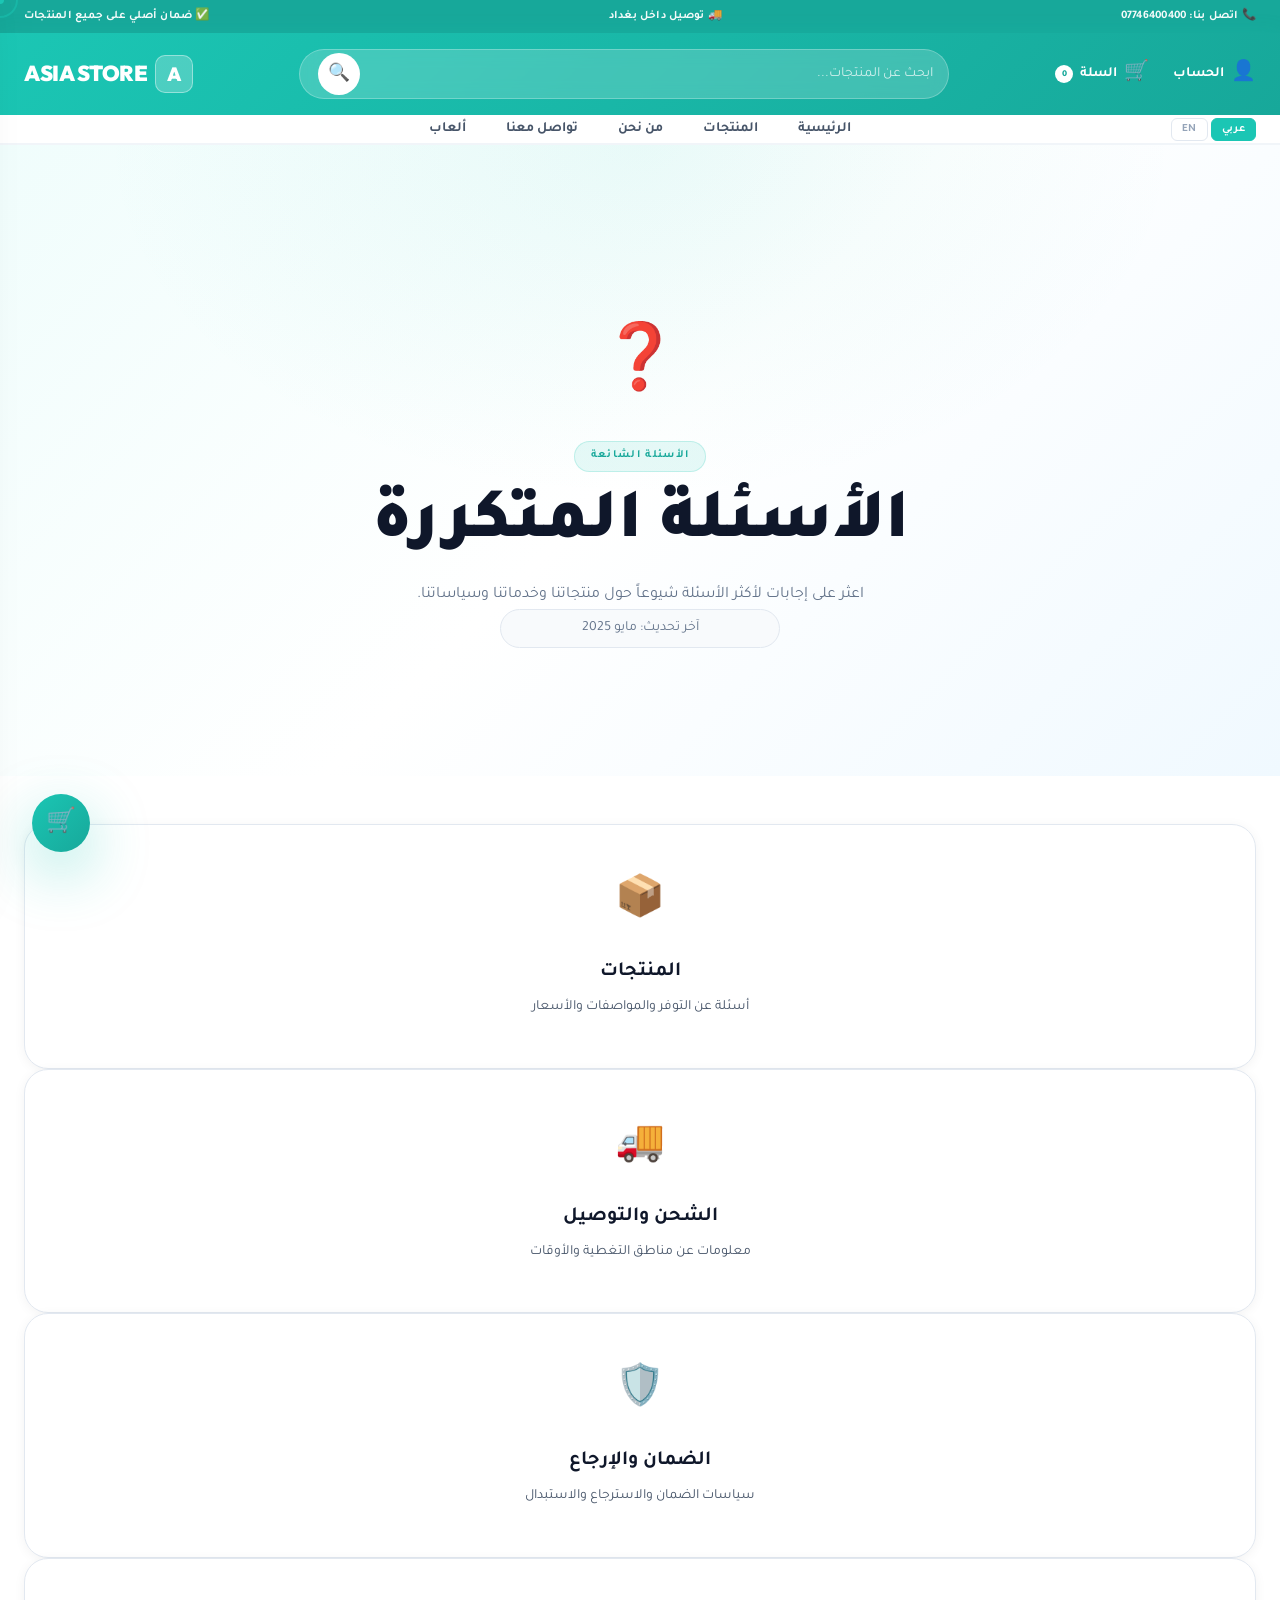
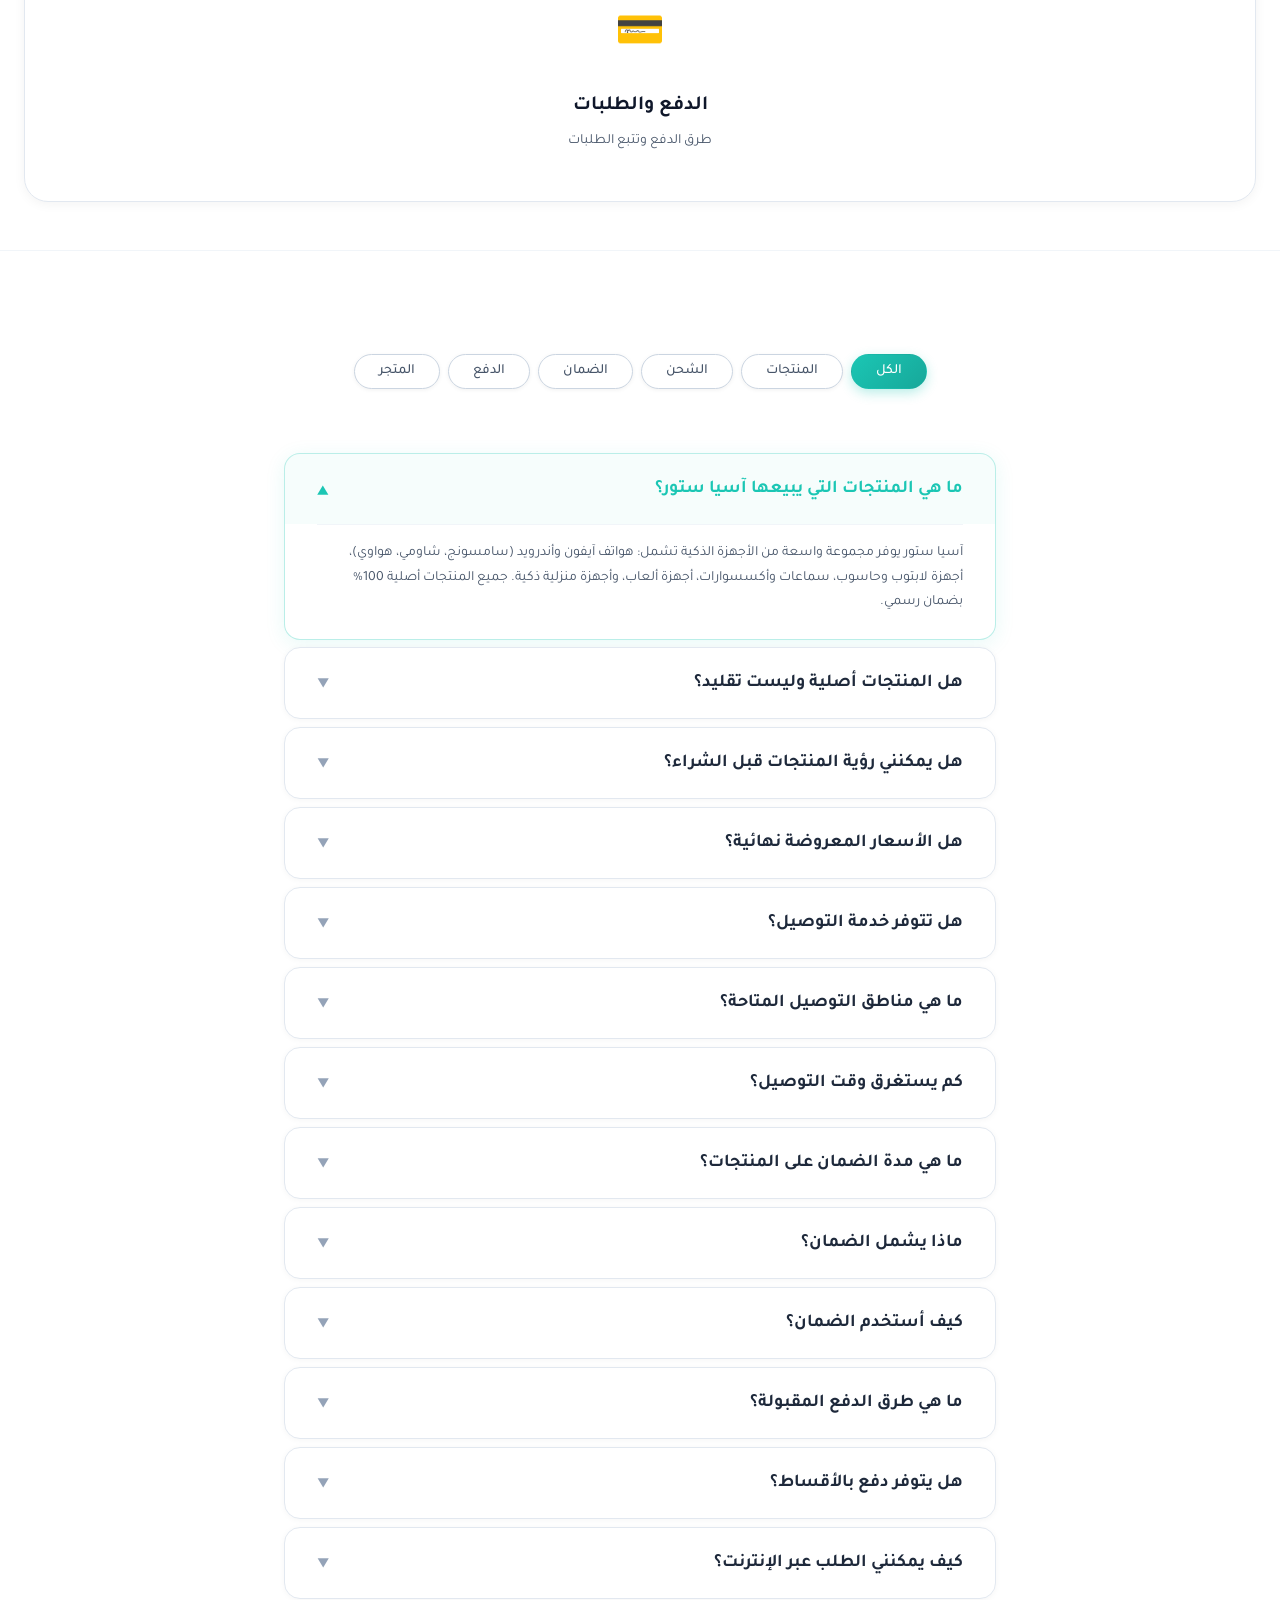
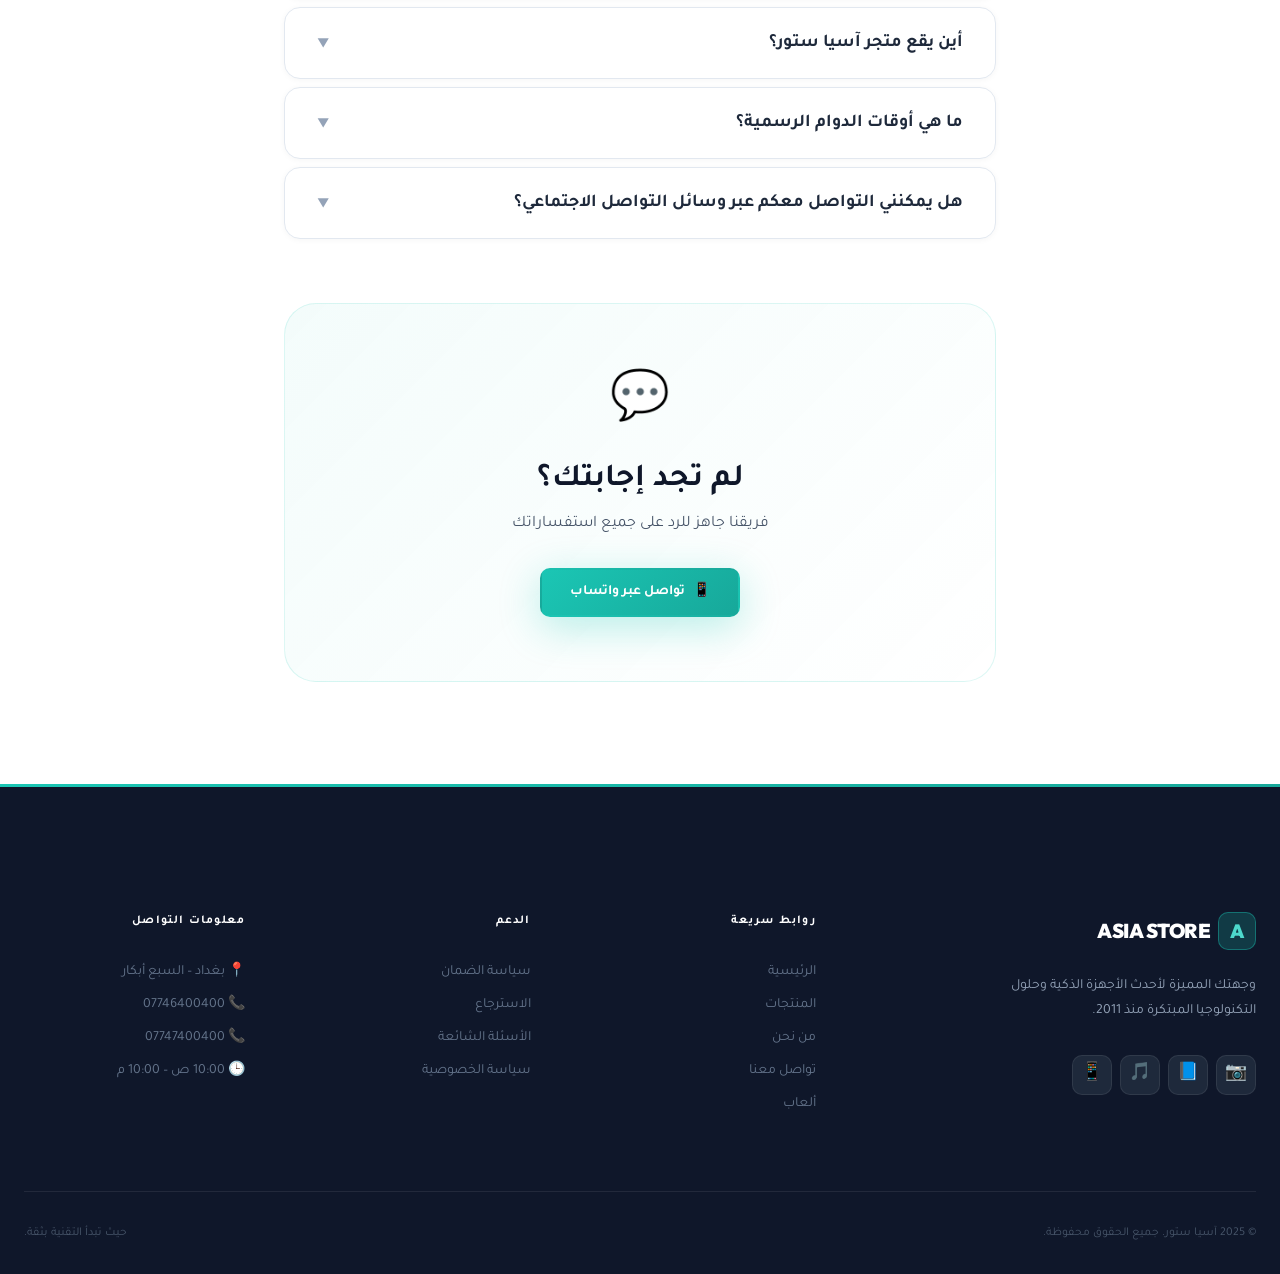
<file: pages/faq.html>
<!DOCTYPE html>
<html lang="ar" dir="rtl">

<head>
    <meta charset="UTF-8">
    <meta name="viewport" content="width=device-width, initial-scale=1.0">
    <meta name="description" content="آسيا ستور - الأسئلة الشائعة. كل ما تحتاج معرفته عن خدماتنا ومنتجاتنا وسياساتنا">
    <title>الأسئلة الشائعة | آسيا ستور - Asia Store</title>
    <link rel="preconnect" href="https://fonts.googleapis.com">
    <link rel="preconnect" href="https://fonts.gstatic.com" crossorigin>
    <link href="https://fonts.googleapis.com/css2?family=Inter:wght@300;400;500;600;700;900&family=Outfit:wght@300;400;500;600;700;900&family=Tajawal:wght@300;400;500;700;800;900&family=Bai+Jamjuree:wght@300;400;500;600;700&display=swap" rel="stylesheet">
    <link rel="stylesheet" href="../css/variables.css">
    <link rel="stylesheet" href="../css/base.css">
    <link rel="stylesheet" href="../css/animations.css">
    <link rel="stylesheet" href="../css/components.css">
    <link rel="stylesheet" href="../css/pages.css">
    <link rel="stylesheet" href="../css/support-pages.css">
</head>

<body>
    <!-- Custom Cursor -->
    <div class="cursor-dot" id="cursorDot"></div>
    <div class="cursor-ring" id="cursorRing"></div>

    <!-- Page Transition -->
    <div class="page-transition" id="pageTransition">
        <div class="panel"></div>
        <div class="panel"></div>
        <div class="panel"></div>
        <div class="panel"></div>
        <div class="panel"></div>
    </div>

    <!-- Toast Container -->
    <div class="toast-container" id="toastContainer"></div>

    <!-- Header -->
    <header class="header" id="header">
        <div class="header__info">
            <div class="container container--wide">
                <span>📞 اتصل بنا: 07746400400</span>
                <span>🚚 توصيل داخل بغداد</span>
                <span>✅ ضمان أصلي على جميع المنتجات</span>
            </div>
        </div>
        <div class="header__top">
            <div class="container container--wide">
                <div class="header__top-wrapper">
                    <div class="header__utilities">
                        <a href="#" class="header__util-link" id="authTrigger">
                            <span class="header__util-icon">👤</span>
                            <span class="header__util-text" data-i18n="nav_account">الحساب</span>
                        </a>
                        <a href="#" class="header__util-link" id="cartTrigger">
                            <span class="header__util-icon">🛒</span>
                            <span class="header__util-text" data-i18n="nav_cart">السلة</span>
                            <span class="cart-count">0</span>
                        </a>
                    </div>
                    <div class="header__search">
                        <form class="search-bar" id="searchForm">
                            <input type="text" id="searchInput" data-i18n-placeholder="search_placeholder" placeholder="ابحث عن المنتجات...">
                            <button type="submit">🔍</button>
                        </form>
                    </div>
                    <a href="../index.html" class="header__logo">
                        <div class="header__logo-icon">A</div>
                        <span class="header__logo-text">Asia Store</span>
                    </a>
                </div>
            </div>
        </div>
        <div class="header__bottom">
            <div class="container container--wide">
                <nav class="header__nav" id="mainNav">
                    <ul class="header__nav-list">
                        <li><a href="../index.html" class="header__nav-link" data-i18n="nav_home">الرئيسية</a></li>
                        <li><a href="products.html" class="header__nav-link" data-i18n="nav_products">المنتجات</a></li>
                        <li><a href="about.html" class="header__nav-link" data-i18n="nav_about">من نحن</a></li>
                        <li><a href="contact.html" class="header__nav-link" data-i18n="nav_contact">تواصل معنا</a></li>
                        <li><a href="games.html" class="header__nav-link">ألعاب</a></li>
                    </ul>
                    <div class="lang-switcher">
                        <button class="lang-btn active" data-lang="ar">عربي</button>
                        <button class="lang-btn" data-lang="en">EN</button>
                    </div>
                </nav>
                <button class="menu-toggle" id="menuToggle" aria-label="Toggle Menu">
                    <span></span><span></span><span></span>
                </button>
            </div>
        </div>
    </header>

    <!-- Support Hero -->
    <section class="support-hero">
        <div class="container" style="text-align: center; position: relative; z-index: 1;">
            <div class="support-hero__icon">❓</div>
            <span class="section-header__label">الأسئلة الشائعة</span>
            <h1 class="section-header__title" style="font-size: var(--fs-hero);">الأسئلة المتكررة</h1>
            <p class="section-header__subtitle">اعثر على إجابات لأكثر الأسئلة شيوعاً حول منتجاتنا وخدماتنا وسياساتنا.</p>
            <p class="support-updated">آخر تحديث: مايو 2025</p>
        </div>
    </section>

    <!-- FAQ Stats -->
    <section class="section" style="padding: var(--space-2xl) 0; background: var(--color-white); border-bottom: 1px solid var(--color-gray-100);">
        <div class="container">
            <div class="support-cards-grid--4 reveal">
                <div class="support-info-card">
                    <span class="support-info-card__icon">📦</span>
                    <div class="support-info-card__title">المنتجات</div>
                    <div class="support-info-card__desc">أسئلة عن التوفر والمواصفات والأسعار</div>
                </div>
                <div class="support-info-card">
                    <span class="support-info-card__icon">🚚</span>
                    <div class="support-info-card__title">الشحن والتوصيل</div>
                    <div class="support-info-card__desc">معلومات عن مناطق التغطية والأوقات</div>
                </div>
                <div class="support-info-card">
                    <span class="support-info-card__icon">🛡️</span>
                    <div class="support-info-card__title">الضمان والإرجاع</div>
                    <div class="support-info-card__desc">سياسات الضمان والاسترجاع والاستبدال</div>
                </div>
                <div class="support-info-card">
                    <span class="support-info-card__icon">💳</span>
                    <div class="support-info-card__title">الدفع والطلبات</div>
                    <div class="support-info-card__desc">طرق الدفع وتتبع الطلبات</div>
                </div>
            </div>
        </div>
    </section>

    <!-- FAQ Content -->
    <section class="section">
        <div class="container container--narrow">

            <!-- FAQ Tabs -->
            <div class="faq-tabs reveal">
                <button class="faq-tab active" onclick="filterFAQ('all', this)">الكل</button>
                <button class="faq-tab" onclick="filterFAQ('products', this)">المنتجات</button>
                <button class="faq-tab" onclick="filterFAQ('shipping', this)">الشحن</button>
                <button class="faq-tab" onclick="filterFAQ('warranty', this)">الضمان</button>
                <button class="faq-tab" onclick="filterFAQ('payment', this)">الدفع</button>
                <button class="faq-tab" onclick="filterFAQ('store', this)">المتجر</button>
            </div>

            <!-- FAQ List -->
            <div class="faq-list">

                <!-- Products -->
                <div class="faq-item reveal" data-faq-cat="products">
                    <button class="faq-item__question">
                        <span>ما هي المنتجات التي يبيعها آسيا ستور؟</span>
                        <span class="faq-item__arrow">▼</span>
                    </button>
                    <div class="faq-item__answer">
                        <p>آسيا ستور يوفر مجموعة واسعة من الأجهزة الذكية تشمل: هواتف آيفون وأندرويد (سامسونج، شاومي، هواوي)، أجهزة لابتوب وحاسوب، سماعات وأكسسوارات، أجهزة ألعاب، وأجهزة منزلية ذكية. جميع المنتجات أصلية 100% بضمان رسمي.</p>
                    </div>
                </div>

                <div class="faq-item reveal" data-faq-cat="products">
                    <button class="faq-item__question">
                        <span>هل المنتجات أصلية وليست تقليد؟</span>
                        <span class="faq-item__arrow">▼</span>
                    </button>
                    <div class="faq-item__answer">
                        <p>نعم، جميع منتجاتنا 100% أصلية مستوردة مباشرة من الموزعين المعتمدين. نقدم ضماناً رسمياً من الشركة المصنعة على جميع المنتجات، ويمكنك التحقق من الأصالة عبر الرقم التسلسلي للجهاز.</p>
                    </div>
                </div>

                <div class="faq-item reveal" data-faq-cat="products">
                    <button class="faq-item__question">
                        <span>هل يمكنني رؤية المنتجات قبل الشراء؟</span>
                        <span class="faq-item__arrow">▼</span>
                    </button>
                    <div class="faq-item__answer">
                        <p>بالطبع! يمكنك زيارة متجرنا في بغداد - السبع أبكار ورؤية المنتجات والتجربة قبل الشراء. يعمل المتجر من الساعة 10:00 صباحاً حتى 10:00 مساءً يومياً.</p>
                    </div>
                </div>

                <div class="faq-item reveal" data-faq-cat="products">
                    <button class="faq-item__question">
                        <span>هل الأسعار المعروضة نهائية؟</span>
                        <span class="faq-item__arrow">▼</span>
                    </button>
                    <div class="faq-item__answer">
                        <p>الأسعار المعروضة على الموقع والمتجر هي الأسعار الرسمية. قد تتوفر عروض وخصومات خاصة بشكل دوري، ننصحك بمتابعة صفحاتنا على وسائل التواصل الاجتماعي للاطلاع على أحدث العروض.</p>
                    </div>
                </div>

                <!-- Shipping -->
                <div class="faq-item reveal" data-faq-cat="shipping">
                    <button class="faq-item__question">
                        <span>هل تتوفر خدمة التوصيل؟</span>
                        <span class="faq-item__arrow">▼</span>
                    </button>
                    <div class="faq-item__answer">
                        <p>نعم، نوفر خدمة التوصيل داخل بغداد. يمكنك الطلب عبر واتساب على الرقم 07746400400 وسنقوم بتوصيل طلبك في أقرب وقت ممكن خلال نفس اليوم أو اليوم التالي حسب الموقع.</p>
                    </div>
                </div>

                <div class="faq-item reveal" data-faq-cat="shipping">
                    <button class="faq-item__question">
                        <span>ما هي مناطق التوصيل المتاحة؟</span>
                        <span class="faq-item__arrow">▼</span>
                    </button>
                    <div class="faq-item__answer">
                        <p>نوفر التوصيل حالياً داخل محافظة بغداد بجميع أحيائها. للمحافظات الأخرى، يمكن ترتيب الشحن عبر شركات الشحن المعتمدة مع إضافة رسوم شحن إضافية حسب المسافة.</p>
                    </div>
                </div>

                <div class="faq-item reveal" data-faq-cat="shipping">
                    <button class="faq-item__question">
                        <span>كم يستغرق وقت التوصيل؟</span>
                        <span class="faq-item__arrow">▼</span>
                    </button>
                    <div class="faq-item__answer">
                        <p>التوصيل داخل بغداد يتم عادةً خلال 2-4 ساعات للطلبات المقدمة قبل الساعة 6 مساءً. الطلبات المتأخرة تُسلَّم في اليوم التالي. الشحن للمحافظات يستغرق 1-3 أيام عمل.</p>
                    </div>
                </div>

                <!-- Warranty -->
                <div class="faq-item reveal" data-faq-cat="warranty">
                    <button class="faq-item__question">
                        <span>ما هي مدة الضمان على المنتجات؟</span>
                        <span class="faq-item__arrow">▼</span>
                    </button>
                    <div class="faq-item__answer">
                        <p>مدة الضمان تختلف حسب نوع المنتج: الهواتف الذكية 12 شهراً، اللابتوبات 12-24 شهراً، السماعات والأكسسوارات 6 أشهر. الضمان يشمل العيوب المصنعية وأعطال الجهاز الطبيعية.</p>
                    </div>
                </div>

                <div class="faq-item reveal" data-faq-cat="warranty">
                    <button class="faq-item__question">
                        <span>ماذا يشمل الضمان؟</span>
                        <span class="faq-item__arrow">▼</span>
                    </button>
                    <div class="faq-item__answer">
                        <p>الضمان يشمل: العيوب المصنعية، أعطال الشاشة غير الناتجة عن كسر، مشاكل البطارية ضمن المعدل الطبيعي، أعطال المكونات الداخلية. الضمان لا يشمل الكسر الخارجي، دخول السوائل، أو سوء الاستخدام.</p>
                    </div>
                </div>

                <div class="faq-item reveal" data-faq-cat="warranty">
                    <button class="faq-item__question">
                        <span>كيف أستخدم الضمان؟</span>
                        <span class="faq-item__arrow">▼</span>
                    </button>
                    <div class="faq-item__answer">
                        <p>للاستفادة من الضمان: احتفظ بفاتورة الشراء - تواصل معنا عبر الهاتف أو واتساب - أحضر الجهاز إلى المتجر مع فاتورة الشراء - سيتم فحص الجهاز وإصلاحه أو استبداله مجاناً خلال مدة الضمان.</p>
                    </div>
                </div>

                <!-- Payment -->
                <div class="faq-item reveal" data-faq-cat="payment">
                    <button class="faq-item__question">
                        <span>ما هي طرق الدفع المقبولة؟</span>
                        <span class="faq-item__arrow">▼</span>
                    </button>
                    <div class="faq-item__answer">
                        <p>نقبل الدفع نقداً عند الاستلام أو في المتجر. كما نوفر إمكانية الدفع عبر التحويل البنكي لطلبات محددة. قريباً سنوفر خيارات دفع إلكتروني إضافية.</p>
                    </div>
                </div>

                <div class="faq-item reveal" data-faq-cat="payment">
                    <button class="faq-item__question">
                        <span>هل يتوفر دفع بالأقساط؟</span>
                        <span class="faq-item__arrow">▼</span>
                    </button>
                    <div class="faq-item__answer">
                        <p>نعم، نوفر خيارات تقسيط لبعض المنتجات. يرجى التواصل معنا مباشرة لمعرفة المنتجات المتاحة بالتقسيط والشروط المطلوبة. عادةً يتطلب التقسيط دفعة أولى ووثائق رسمية.</p>
                    </div>
                </div>

                <div class="faq-item reveal" data-faq-cat="payment">
                    <button class="faq-item__question">
                        <span>كيف يمكنني الطلب عبر الإنترنت؟</span>
                        <span class="faq-item__arrow">▼</span>
                    </button>
                    <div class="faq-item__answer">
                        <p>يمكنك الطلب عبر واتساب على الرقم 07746400400 أو 07747400400. أخبرنا بالمنتج الذي تريده وعنوانك وسنتولى الباقي. يمكنك أيضاً استخدام زر "اطلب عبر واتساب" على صفحة كل منتج.</p>
                    </div>
                </div>

                <!-- Store -->
                <div class="faq-item reveal" data-faq-cat="store">
                    <button class="faq-item__question">
                        <span>أين يقع متجر آسيا ستور؟</span>
                        <span class="faq-item__arrow">▼</span>
                    </button>
                    <div class="faq-item__answer">
                        <p>يقع متجرنا في بغداد - منطقة السبع أبكار. يمكنك التواصل معنا عبر الهاتف للحصول على الموقع الدقيق أو متابعة حساباتنا على وسائل التواصل الاجتماعي لرؤية الموقع.</p>
                    </div>
                </div>

                <div class="faq-item reveal" data-faq-cat="store">
                    <button class="faq-item__question">
                        <span>ما هي أوقات الدوام الرسمية؟</span>
                        <span class="faq-item__arrow">▼</span>
                    </button>
                    <div class="faq-item__answer">
                        <p>المتجر يعمل يومياً من الساعة 10:00 صباحاً حتى 10:00 مساءً طوال أيام الأسبوع. في الأعياد الرسمية قد تتغير أوقات العمل، يُنصح بالتواصل المسبق للتأكد.</p>
                    </div>
                </div>

                <div class="faq-item reveal" data-faq-cat="store">
                    <button class="faq-item__question">
                        <span>هل يمكنني التواصل معكم عبر وسائل التواصل الاجتماعي؟</span>
                        <span class="faq-item__arrow">▼</span>
                    </button>
                    <div class="faq-item__answer">
                        <p>نعم! يمكنك متابعتنا والتواصل معنا عبر: إنستغرام @asia.store.iq، فيسبوك asia.store.iq، تيك توك @asia.store24. نرد على الاستفسارات خلال ساعات العمل.</p>
                    </div>
                </div>

            </div>

            <!-- Still have questions? -->
            <div class="support-cta reveal" style="margin-top: var(--space-3xl);">
                <span style="font-size: 3rem; display: block; margin-bottom: var(--space-md);">💬</span>
                <h2 style="font-size: var(--fs-2xl); font-weight: var(--fw-bold); color: var(--color-gray-900); margin-bottom: var(--space-sm);">لم تجد إجابتك؟</h2>
                <p style="color: var(--color-gray-600); margin-bottom: var(--space-xl);">فريقنا جاهز للرد على جميع استفساراتك</p>
                <a href="https://wa.me/9647746400400" target="_blank" class="btn btn--primary magnetic" style="display: inline-flex; align-items: center; gap: 8px;">
                    <span>📱</span>
                    <span>تواصل عبر واتساب</span>
                </a>
            </div>
        </div>
    </section>

    <!-- Footer -->
    <footer class="footer" id="footer">
        <div class="container">
            <div class="footer__grid">
                <div class="footer__brand">
                    <div class="footer__logo">
                        <div class="header__logo-icon">A</div>
                        <span>Asia Store</span>
                    </div>
                    <p>وجهتك المميزة لأحدث الأجهزة الذكية وحلول التكنولوجيا المبتكرة منذ 2011.</p>
                    <div class="footer__social">
                        <a href="https://www.instagram.com/asia.store.iq" target="_blank" aria-label="Instagram">📷</a>
                        <a href="https://www.facebook.com/share/1KiaEUe9XV" target="_blank" aria-label="Facebook">📘</a>
                        <a href="https://www.tiktok.com/@asia.store24" target="_blank" aria-label="TikTok">🎵</a>
                        <a href="https://wa.me/9647746400400" target="_blank" aria-label="WhatsApp">📱</a>
                    </div>
                </div>
                <div>
                    <h4 class="footer__title">روابط سريعة</h4>
                    <ul class="footer__links">
                        <li><a href="../index.html">الرئيسية</a></li>
                        <li><a href="products.html">المنتجات</a></li>
                        <li><a href="about.html">من نحن</a></li>
                        <li><a href="contact.html">تواصل معنا</a></li>
                        <li><a href="games.html">ألعاب</a></li>
                    </ul>
                </div>
                <div>
                    <h4 class="footer__title">الدعم</h4>
                    <ul class="footer__links">
                        <li><a href="warranty.html">سياسة الضمان</a></li>
                        <li><a href="returns.html">الاسترجاع</a></li>
                        <li><a href="faq.html">الأسئلة الشائعة</a></li>
                        <li><a href="privacy.html">سياسة الخصوصية</a></li>
                    </ul>
                </div>
                <div>
                    <h4 class="footer__title">معلومات التواصل</h4>
                    <ul class="footer__links">
                        <li>📍 بغداد – السبع أبكار</li>
                        <li>📞 07746400400</li>
                        <li>📞 07747400400</li>
                        <li>🕒 10:00 ص – 10:00 م</li>
                    </ul>
                </div>
            </div>
            <div class="footer__bottom">
                <p>© 2025 آسيا ستور. جميع الحقوق محفوظة.</p>
                <p>حيث تبدأ التقنية بثقة.</p>
            </div>
        </div>
    </footer>

    <script src="../js/i18n.js"></script>
    <script src="../js/main.js"></script>
    <script src="../js/cart.js"></script>
    <script src="../js/auth.js"></script>
    <script>
        function filterFAQ(category, btn) {
            document.querySelectorAll('.faq-tab').forEach(t => t.classList.remove('active'));
            btn.classList.add('active');

            document.querySelectorAll('.faq-item').forEach(item => {
                if (category === 'all' || item.dataset.faqCat === category) {
                    item.style.display = '';
                } else {
                    item.style.display = 'none';
                }
            });
        }

        // Open first FAQ by default
        document.addEventListener('DOMContentLoaded', () => {
            const first = document.querySelector('.faq-item');
            if (first) first.classList.add('open');

            document.querySelectorAll('.faq-item__question').forEach(q => {
                q.addEventListener('click', () => {
                    const item = q.closest('.faq-item');
                    const isOpen = item.classList.contains('open');
                    document.querySelectorAll('.faq-item.open').forEach(el => el.classList.remove('open'));
                    if (!isOpen) item.classList.add('open');
                });
            });
        });
    </script>
</body>

</html>
</file>
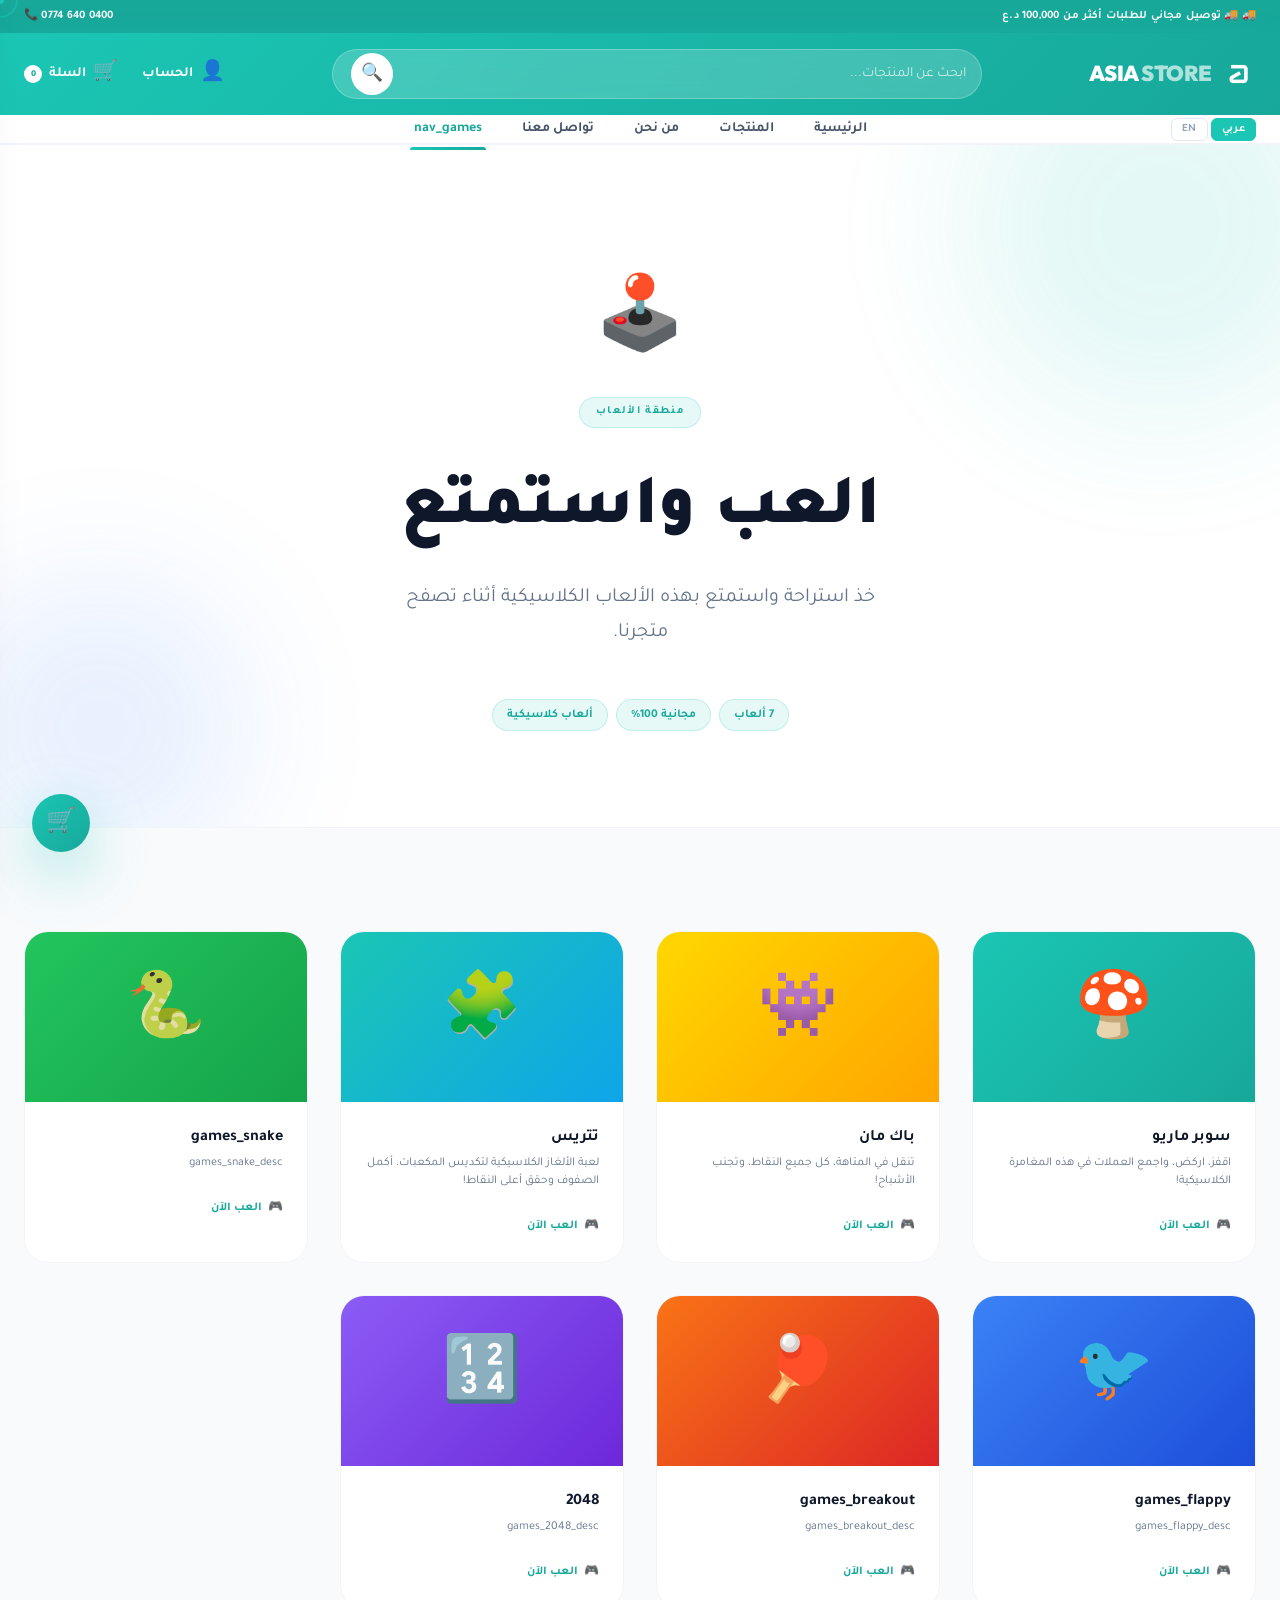
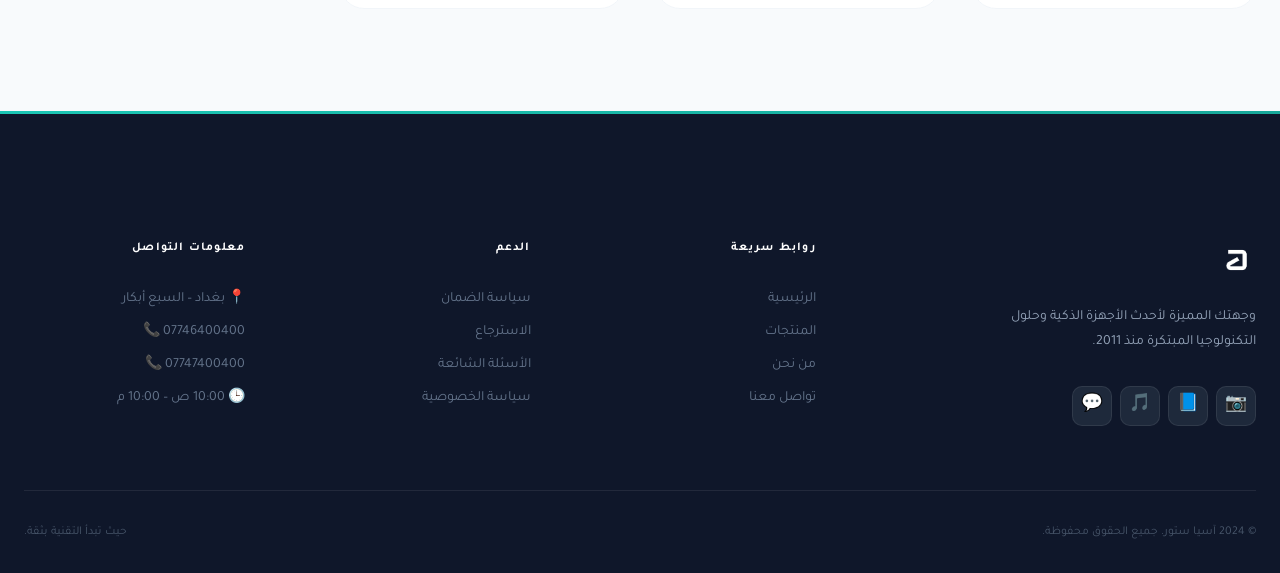
<file: pages/games.html>
<!DOCTYPE html>
<html lang="ar" dir="rtl">

<head>
  <meta charset="UTF-8">
  <meta name="viewport" content="width=device-width, initial-scale=1.0, user-scalable=no">
  <meta name="description" content="آسيا ستور - منطقة الألعاب الكلاسيكية: ماريو، تتريس، باك مان، سنيك والمزيد">
  <title>الألعاب | آسيا ستور - Asia Store</title>
  <link rel="preconnect" href="https://fonts.googleapis.com">
  <link rel="preconnect" href="https://fonts.gstatic.com" crossorigin>
  <link href="https://fonts.googleapis.com/css2?family=Inter:wght@300;400;500;600;700;900&family=Outfit:wght@300;400;500;600;700;900&family=Tajawal:wght@300;400;500;700;800;900&family=Bai+Jamjuree:wght@300;400;500;600;700&display=swap" rel="stylesheet">
  <link rel="stylesheet" href="../css/variables.css">
  <link rel="stylesheet" href="../css/base.css">
  <link rel="stylesheet" href="../css/animations.css">
  <link rel="stylesheet" href="../css/components.css">
  <link rel="stylesheet" href="../css/pages.css">
  <style>
    .game-modal {
      display: none;
      position: fixed;
      inset: 0;
      z-index: 10000;
      background: rgba(0,0,0,0.92);
      backdrop-filter: blur(12px);
      flex-direction: column;
      align-items: center;
      padding: var(--space-lg);
    }
    .game-modal.active { display: flex; }
    .game-modal__header {
      width: 100%;
      max-width: 960px;
      display: flex;
      justify-content: space-between;
      align-items: center;
      margin-bottom: var(--space-md);
    }
    .game-modal__header h2 {
      color: var(--color-white);
      font-size: var(--fs-xl);
      font-family: 'Outfit', sans-serif;
    }
    .game-modal__close {
      width: 40px;
      height: 40px;
      border-radius: var(--radius-md);
      background: rgba(255,255,255,0.1);
      color: white;
      font-size: 1.3rem;
      display: flex;
      align-items: center;
      justify-content: center;
      cursor: pointer;
      border: 1px solid rgba(255,255,255,0.2);
      transition: var(--transition-fast);
    }
    .game-modal__close:hover { background: var(--color-accent); }
    .game-modal__frame-wrap {
      width: 100%;
      max-width: 960px;
      flex: 1;
      background: #000;
      border-radius: var(--radius-xl);
      overflow: hidden;
      border: 2px solid rgba(255,255,255,0.1);
    }
    .game-modal__frame-wrap iframe {
      width: 100%;
      height: 100%;
      border: none;
    }
  </style>
</head>

<body>
  <div class="page-transition" id="pageTransition">
    <div class="panel"></div><div class="panel"></div><div class="panel"></div>
    <div class="panel"></div><div class="panel"></div>
  </div>
  <div class="cursor-dot" id="cursorDot"></div>
  <div class="cursor-ring" id="cursorRing"></div>

  <!-- HEADER -->
  <header class="header" id="header">
    <div class="header__info">
      <div class="container container--wide">
        <span>🚚 <span data-i18n="header_shipping">توصيل مجاني للطلبات أكثر من 100,000 د.ع</span></span>
        <span dir="ltr">📞 0774 640 0400</span>
      </div>
    </div>
    <div class="header__top">
      <div class="container container--wide">
        <div class="header__top-wrapper">
          <a href="../index.html" class="header__logo">
            <img src="../assets/logo.svg" alt="Asia Store Logo">
            <span class="header__logo-text">Asia <span>Store</span></span>
          </a>
          <div class="header__search">
            <form class="search-bar" id="searchForm">
              <input type="text" id="searchInput" data-i18n-placeholder="search_placeholder" placeholder="ابحث عن المنتجات...">
              <button type="submit">🔍</button>
            </form>
          </div>
          <div class="header__utilities">
            <a href="#" class="header__util-link" id="accountTrigger">
              <span class="header__util-icon">👤</span>
              <span data-i18n="nav_account">الحساب</span>
            </a>
            <a href="#" class="header__util-link" id="cartTrigger">
              <span class="header__util-icon">🛒</span>
              <span data-i18n="nav_cart">السلة</span>
              <span class="cart-count">0</span>
            </a>
          </div>
        </div>
      </div>
    </div>
    <div class="header__bottom">
      <div class="container container--wide">
        <nav class="header__nav" id="mainNav">
          <div class="lang-switcher">
            <button class="lang-btn active" data-lang="ar">عربي</button>
            <button class="lang-btn" data-lang="en">EN</button>
          </div>
          <ul class="header__nav-list">
            <li><a href="../index.html" class="header__nav-link" data-i18n="nav_home">الرئيسية</a></li>
            <li><a href="products.html" class="header__nav-link" data-i18n="nav_products">المنتجات</a></li>
            <li><a href="about.html" class="header__nav-link" data-i18n="nav_about">من نحن</a></li>
            <li><a href="contact.html" class="header__nav-link" data-i18n="nav_contact">تواصل معنا</a></li>
            <li><a href="games.html" class="header__nav-link active" data-i18n="nav_games">الألعاب</a></li>
          </ul>
        </nav>
        <button class="menu-toggle" id="menuToggle" aria-label="Toggle Menu">
          <span></span><span></span><span></span>
        </button>
      </div>
    </div>
  </header>

  <!-- GAMES HERO -->
  <section style="background:var(--color-white); padding:var(--space-5xl) 0 var(--space-4xl); position:relative; overflow:hidden;">
    <div class="bg-orb bg-orb--primary" style="width:400px;height:400px;top:-120px;right:-80px;"></div>
    <div class="bg-orb bg-orb--secondary" style="width:300px;height:300px;bottom:-50px;left:-50px;"></div>
    <div class="container" style="text-align:center; position:relative; z-index:2;">
      <span style="font-size:4.5rem; display:block; margin-bottom:var(--space-md); animation:float 4s ease-in-out infinite;">🕹️</span>
      <span class="section-header__label hero-text-animate" data-i18n="games_hero_label">منطقة الألعاب</span>
      <h1 class="hero-text-animate" style="font-size:var(--fs-hero); font-weight:var(--fw-black); color:var(--color-gray-900); margin:var(--space-md) 0;">
        <span data-i18n="games_hero_title">العب واستمتع</span>
      </h1>
      <p class="hero-text-animate" style="font-size:var(--fs-lg); color:var(--color-gray-500); max-width:520px; margin:0 auto var(--space-2xl); line-height:var(--lh-relaxed);" data-i18n="games_hero_subtitle">
        خذ استراحة واستمتع بهذه الألعاب الكلاسيكية أثناء تصفح متجرنا.
      </p>
      <div style="display:flex; gap:var(--space-sm); justify-content:center; flex-wrap:wrap;" class="hero-text-animate">
        <span style="background:rgba(27,198,180,0.1); border:1px solid rgba(27,198,180,0.2); color:var(--color-primary-dark); padding:6px 14px; border-radius:var(--radius-full); font-size:var(--fs-xs); font-weight:var(--fw-bold);">7 ألعاب</span>
        <span style="background:rgba(27,198,180,0.1); border:1px solid rgba(27,198,180,0.2); color:var(--color-primary-dark); padding:6px 14px; border-radius:var(--radius-full); font-size:var(--fs-xs); font-weight:var(--fw-bold);">مجانية 100%</span>
        <span style="background:rgba(27,198,180,0.1); border:1px solid rgba(27,198,180,0.2); color:var(--color-primary-dark); padding:6px 14px; border-radius:var(--radius-full); font-size:var(--fs-xs); font-weight:var(--fw-bold);">ألعاب كلاسيكية</span>
      </div>
    </div>
  </section>

  <!-- GAMES GRID -->
  <section class="section" style="background:var(--color-gray-50); border-top:1px solid var(--color-gray-100);">
    <div class="container">
      <div class="games-grid">

        <div class="game-card reveal delay-1" onclick="openGame('mario','🍄 سوبر ماريو')">
          <div class="game-card__thumb-placeholder">🍄</div>
          <div class="game-card__body">
            <h3 class="game-card__title" data-i18n="games_mario">سوبر ماريو</h3>
            <p class="game-card__desc" data-i18n="games_mario_desc">المغامرة الكلاسيكية الأشهر في العالم</p>
            <span class="game-card__play">🎮 <span data-i18n="games_play">العب الآن</span></span>
          </div>
        </div>

        <div class="game-card reveal delay-2" onclick="openGame('pacman','👾 باك مان')">
          <div class="game-card__thumb-placeholder" style="background:linear-gradient(135deg,#FFD700,#FFA500);">👾</div>
          <div class="game-card__body">
            <h3 class="game-card__title" data-i18n="games_pacman">باك مان</h3>
            <p class="game-card__desc" data-i18n="games_pacman_desc">كل النقاط وتجنب الأشباح</p>
            <span class="game-card__play">🎮 <span data-i18n="games_play">العب الآن</span></span>
          </div>
        </div>

        <div class="game-card reveal delay-3" onclick="openGame('tetris','🧩 تتريس')">
          <div class="game-card__thumb-placeholder" style="background:linear-gradient(135deg,#1bc6b4,#0ea5e9);">🧩</div>
          <div class="game-card__body">
            <h3 class="game-card__title" data-i18n="games_tetris">تتريس</h3>
            <p class="game-card__desc" data-i18n="games_tetris_desc">رتب المكعبات بسرعة ومهارة</p>
            <span class="game-card__play">🎮 <span data-i18n="games_play">العب الآن</span></span>
          </div>
        </div>

        <div class="game-card reveal delay-1" onclick="openGame('snake','🐍 لعبة الثعبان')">
          <div class="game-card__thumb-placeholder" style="background:linear-gradient(135deg,#22c55e,#16a34a);">🐍</div>
          <div class="game-card__body">
            <h3 class="game-card__title" data-i18n="games_snake">الثعبان</h3>
            <p class="game-card__desc" data-i18n="games_snake_desc">اجمع الطعام وانمو بلا حدود</p>
            <span class="game-card__play">🎮 <span data-i18n="games_play">العب الآن</span></span>
          </div>
        </div>

        <div class="game-card reveal delay-2" onclick="openGame('flappy','🐦 فلابي بيرد')">
          <div class="game-card__thumb-placeholder" style="background:linear-gradient(135deg,#3b82f6,#1d4ed8);">🐦</div>
          <div class="game-card__body">
            <h3 class="game-card__title" data-i18n="games_flappy">فلابي بيرد</h3>
            <p class="game-card__desc" data-i18n="games_flappy_desc">حلّق بين الأنابيب بحذر</p>
            <span class="game-card__play">🎮 <span data-i18n="games_play">العب الآن</span></span>
          </div>
        </div>

        <div class="game-card reveal delay-3" onclick="openGame('breakout','🏓 بريك اوت')">
          <div class="game-card__thumb-placeholder" style="background:linear-gradient(135deg,#f97316,#dc2626);">🏓</div>
          <div class="game-card__body">
            <h3 class="game-card__title" data-i18n="games_breakout">بريك اوت</h3>
            <p class="game-card__desc" data-i18n="games_breakout_desc">حطم الطوب بالمضرب والكرة</p>
            <span class="game-card__play">🎮 <span data-i18n="games_play">العب الآن</span></span>
          </div>
        </div>

        <div class="game-card reveal delay-1" onclick="openGame('game2048','🔢 2048')">
          <div class="game-card__thumb-placeholder" style="background:linear-gradient(135deg,#8b5cf6,#6d28d9);">🔢</div>
          <div class="game-card__body">
            <h3 class="game-card__title">2048</h3>
            <p class="game-card__desc" data-i18n="games_2048_desc">اجمع الأرقام حتى تصل إلى 2048</p>
            <span class="game-card__play">🎮 <span data-i18n="games_play">العب الآن</span></span>
          </div>
        </div>

      </div>
    </div>
  </section>

  <!-- FOOTER -->
  <footer class="footer" id="footer">
    <div class="container">
      <div class="footer__grid">
        <div class="footer__brand">
          <img src="../assets/logo.svg" alt="Asia Store">
          <p data-i18n="footer_desc">وجهتك المميزة لأحدث الأجهزة الذكية وحلول التكنولوجيا المبتكرة منذ 2011.</p>
          <div class="footer__social">
            <a href="https://www.instagram.com/asia.store.iq" target="_blank" rel="noopener">📷</a>
            <a href="https://www.facebook.com/share/1KiaEUe9XV" target="_blank" rel="noopener">📘</a>
            <a href="https://www.tiktok.com/@asia.store24" target="_blank" rel="noopener">🎵</a>
            <a href="https://wa.me/9647746400400" target="_blank" rel="noopener">💬</a>
          </div>
        </div>
        <div>
          <h4 class="footer__title" data-i18n="footer_quick">روابط سريعة</h4>
          <ul class="footer__links">
            <li><a href="../index.html" data-i18n="nav_home">الرئيسية</a></li>
            <li><a href="products.html" data-i18n="nav_products">المنتجات</a></li>
            <li><a href="about.html" data-i18n="nav_about">من نحن</a></li>
            <li><a href="contact.html" data-i18n="nav_contact">تواصل معنا</a></li>
          </ul>
        </div>
        <div>
          <h4 class="footer__title" data-i18n="footer_support">الدعم</h4>
          <ul class="footer__links">
            <li><a href="warranty.html" data-i18n="footer_warranty">سياسة الضمان</a></li>
            <li><a href="returns.html" data-i18n="footer_returns">الاسترجاع</a></li>
            <li><a href="faq.html" data-i18n="footer_faq">الأسئلة الشائعة</a></li>
            <li><a href="privacy.html" data-i18n="footer_privacy">سياسة الخصوصية</a></li>
          </ul>
        </div>
        <div>
          <h4 class="footer__title" data-i18n="footer_contact">معلومات التواصل</h4>
          <ul class="footer__links">
            <li>📍 بغداد – السبع أبكار</li>
            <li><a href="tel:07746400400" dir="ltr">📞 07746400400</a></li>
            <li><a href="tel:07747400400" dir="ltr">📞 07747400400</a></li>
            <li>🕒 10:00 ص – 10:00 م</li>
          </ul>
        </div>
      </div>
      <div class="footer__bottom">
        <p data-i18n="footer_rights">© 2025 آسيا ستور. جميع الحقوق محفوظة.</p>
        <p data-i18n="footer_tagline">حيث تبدأ التقنية بثقة.</p>
      </div>
    </div>
  </footer>

  <!-- Game Modal -->
  <div class="game-modal" id="gameModal">
    <div class="game-modal__header">
      <h2 id="gameTitle">Game</h2>
      <button class="game-modal__close" onclick="closeGame()">✕</button>
    </div>
    <div class="game-modal__frame-wrap">
      <iframe id="gameFrame" src="" allowfullscreen></iframe>
    </div>
  </div>

  <script src="../js/i18n.js"></script>
  <script src="../js/main.js"></script>
  <script src="../js/cart.js"></script>
  <script>
    const gamePaths = {
      mario:    '../games/mario-repo/index.html',
      pacman:   '../games/pacman/index.html',
      tetris:   '../games/tetris/index.html',
      snake:    '../games/snake/index.html',
      flappy:   '../games/flappy/index.html',
      breakout: '../games/breakout/index.html',
      game2048: '../games/game2048/index.html'
    };
    function openGame(id, title) {
      document.getElementById('gameTitle').textContent = title;
      document.getElementById('gameFrame').src = gamePaths[id] || '';
      document.getElementById('gameModal').classList.add('active');
      document.body.style.overflow = 'hidden';
    }
    function closeGame() {
      document.getElementById('gameModal').classList.remove('active');
      document.getElementById('gameFrame').src = '';
      document.body.style.overflow = '';
    }
    document.addEventListener('keydown', (e) => {
      if (e.key === 'Escape') closeGame();
    });
  </script>
</body>
</html>
</file>
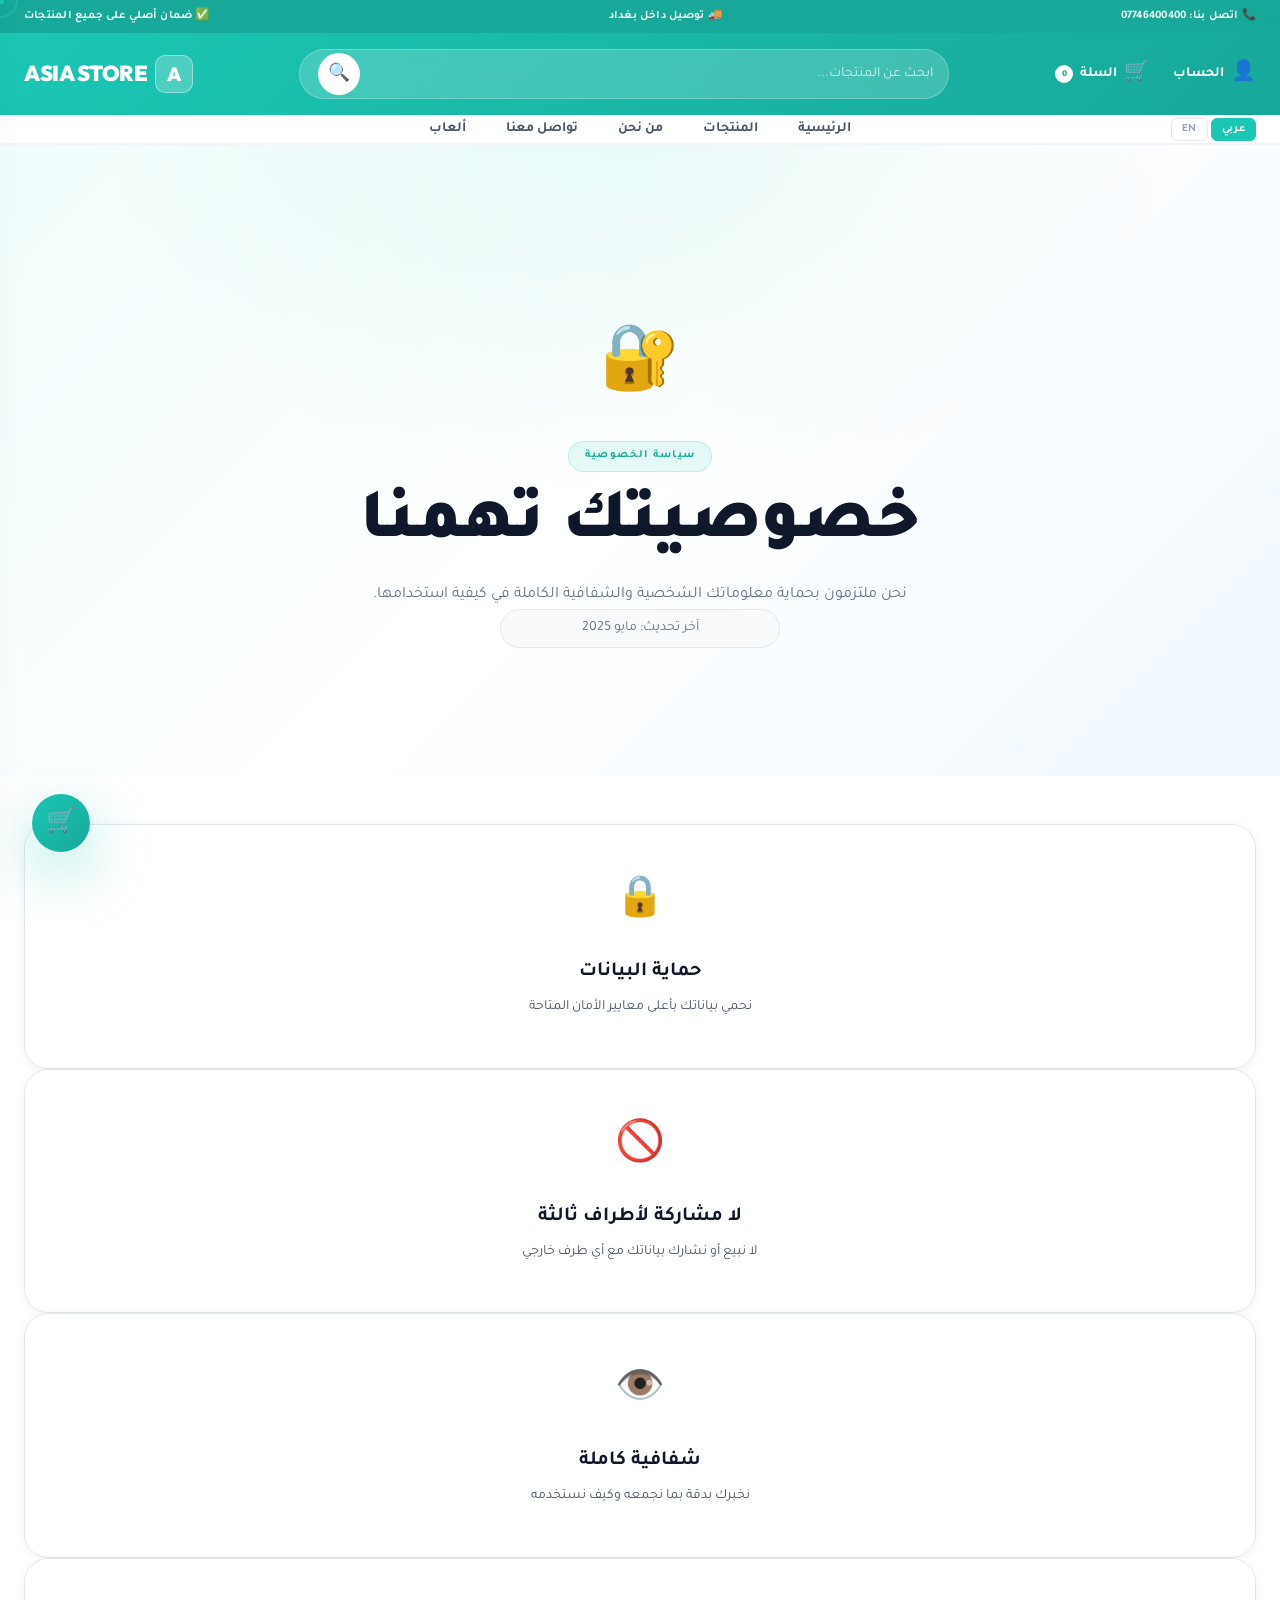
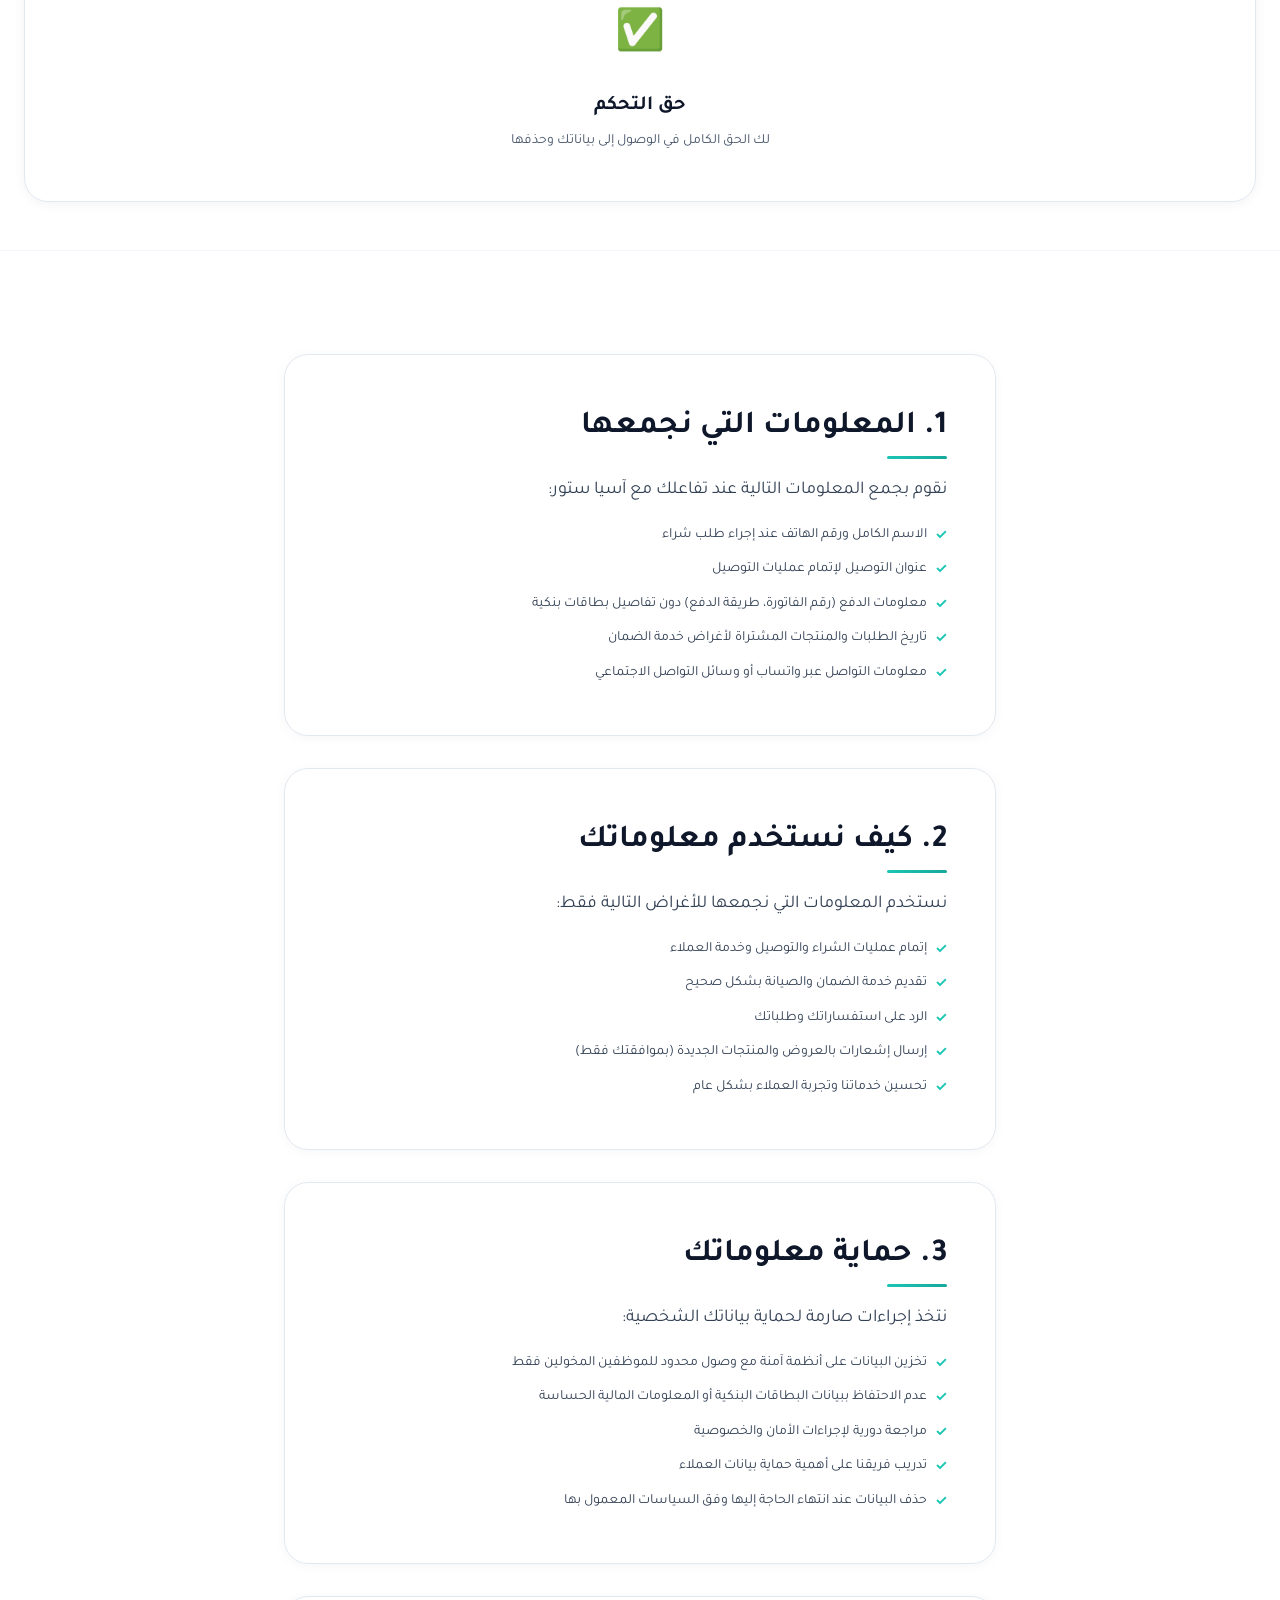
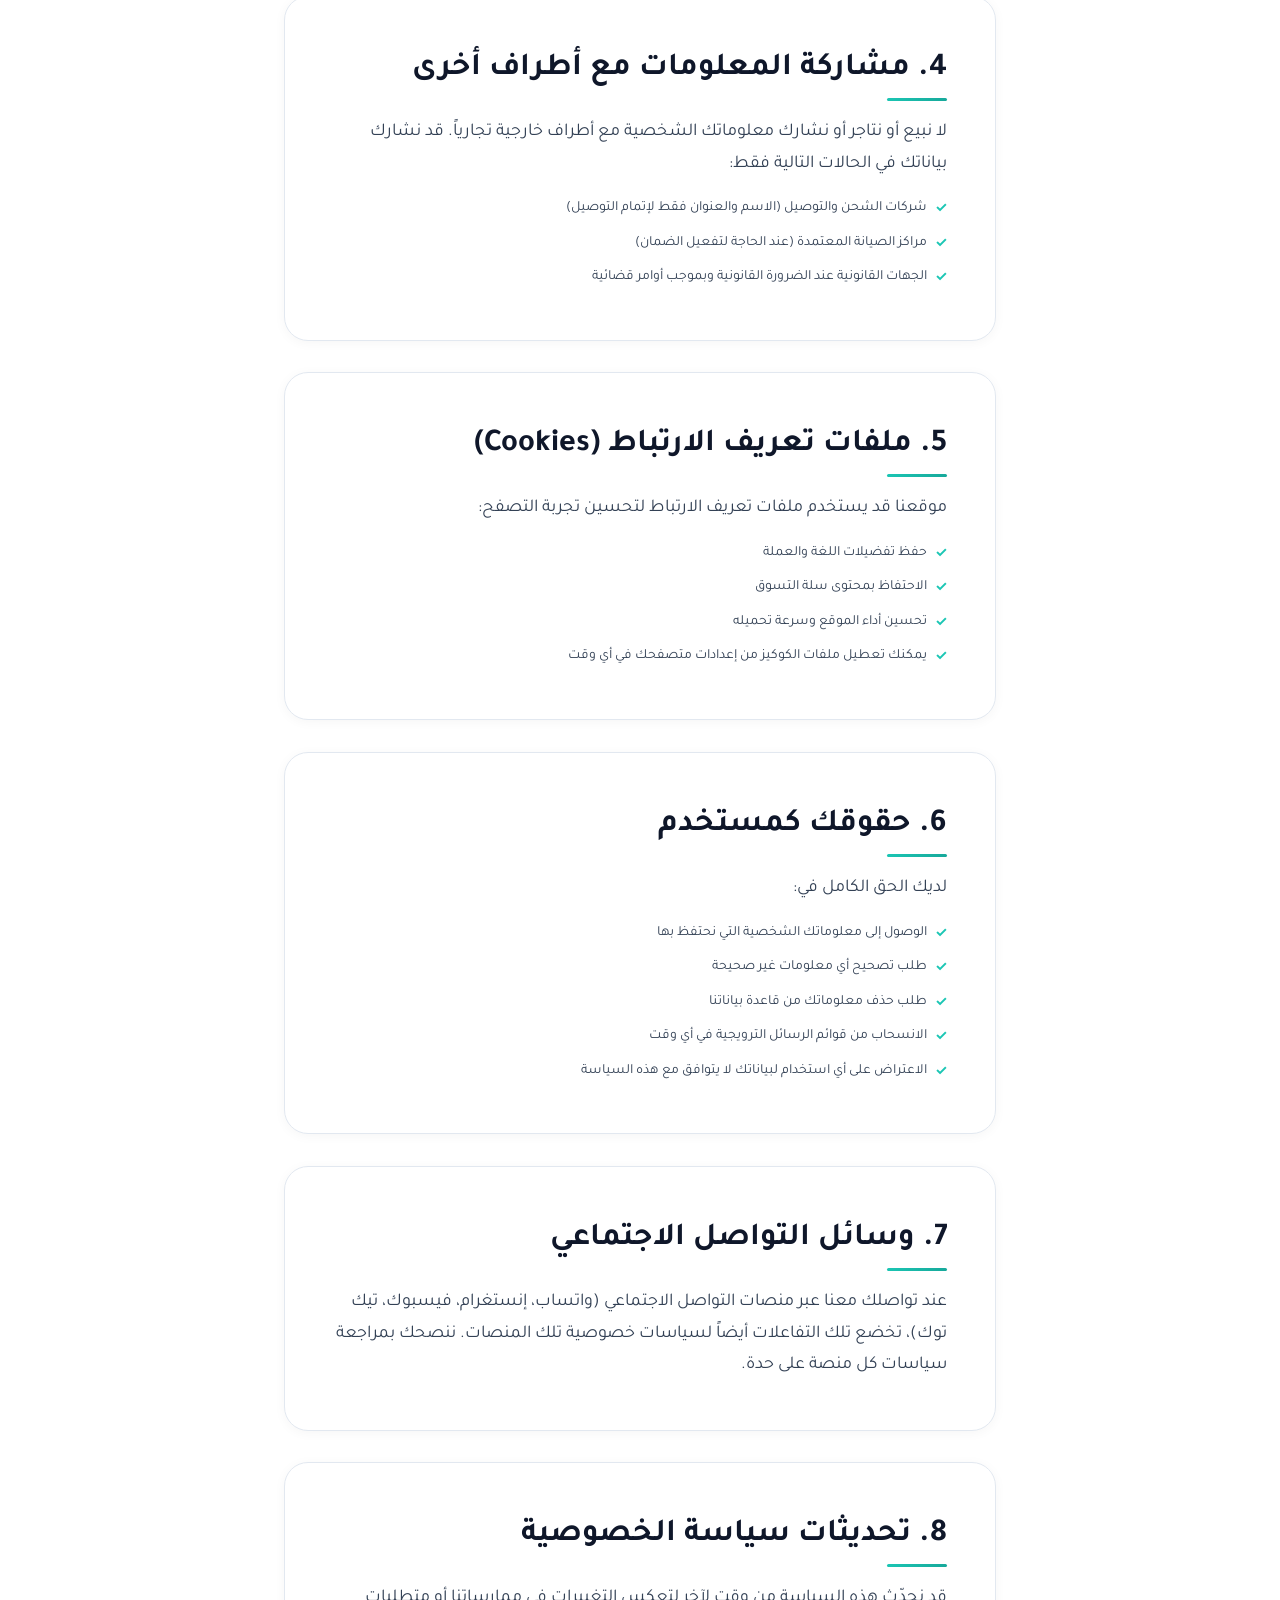
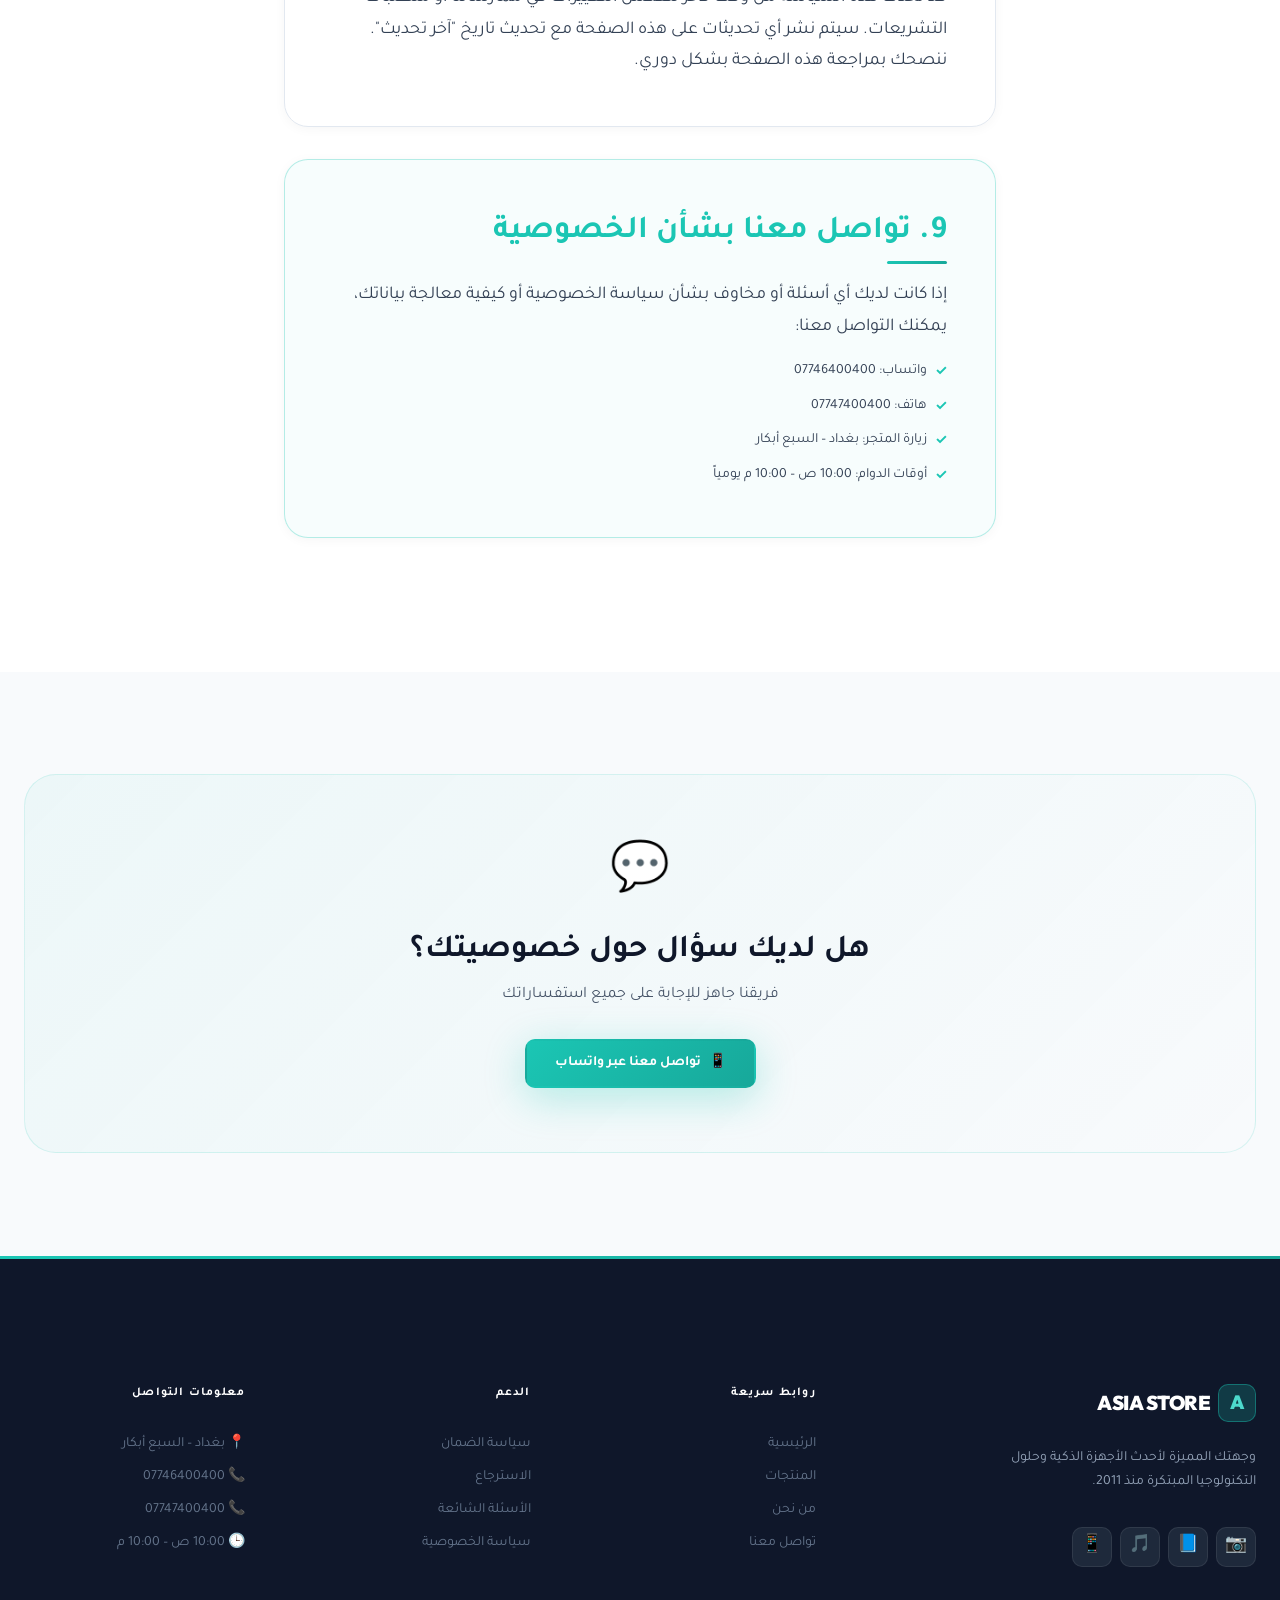
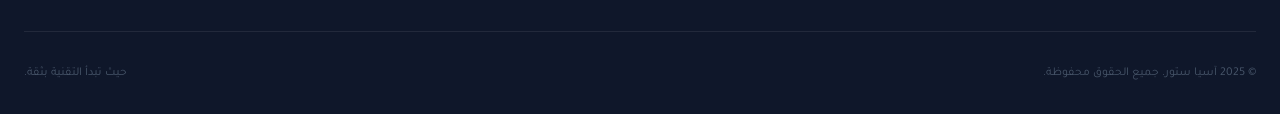
<file: pages/privacy.html>
<!DOCTYPE html>
<html lang="ar" dir="rtl">

<head>
    <meta charset="UTF-8">
    <meta name="viewport" content="width=device-width, initial-scale=1.0">
    <meta name="description" content="آسيا ستور - سياسة الخصوصية. نحمي بياناتك وخصوصيتك بأعلى معايير الأمان">
    <title>سياسة الخصوصية | آسيا ستور - Asia Store</title>
    <link rel="preconnect" href="https://fonts.googleapis.com">
    <link rel="preconnect" href="https://fonts.gstatic.com" crossorigin>
    <link href="https://fonts.googleapis.com/css2?family=Inter:wght@300;400;500;600;700;900&family=Outfit:wght@300;400;500;600;700;900&family=Tajawal:wght@300;400;500;700;800;900&family=Bai+Jamjuree:wght@300;400;500;600;700&display=swap" rel="stylesheet">
    <link rel="stylesheet" href="../css/variables.css">
    <link rel="stylesheet" href="../css/base.css">
    <link rel="stylesheet" href="../css/animations.css">
    <link rel="stylesheet" href="../css/components.css">
    <link rel="stylesheet" href="../css/pages.css">
    <link rel="stylesheet" href="../css/support-pages.css">
</head>

<body>
    <!-- Custom Cursor -->
    <div class="cursor-dot" id="cursorDot"></div>
    <div class="cursor-ring" id="cursorRing"></div>

    <!-- Page Transition -->
    <div class="page-transition" id="pageTransition">
        <div class="panel"></div>
        <div class="panel"></div>
        <div class="panel"></div>
        <div class="panel"></div>
        <div class="panel"></div>
    </div>

    <!-- Toast Container -->
    <div class="toast-container" id="toastContainer"></div>

    <!-- Header -->
    <header class="header" id="header">
        <div class="header__info">
            <div class="container container--wide">
                <span>📞 اتصل بنا: 07746400400</span>
                <span>🚚 توصيل داخل بغداد</span>
                <span>✅ ضمان أصلي على جميع المنتجات</span>
            </div>
        </div>
        <div class="header__top">
            <div class="container container--wide">
                <div class="header__top-wrapper">
                    <div class="header__utilities">
                        <a href="#" class="header__util-link" id="authTrigger">
                            <span class="header__util-icon">👤</span>
                            <span class="header__util-text">الحساب</span>
                        </a>
                        <a href="#" class="header__util-link" id="cartTrigger">
                            <span class="header__util-icon">🛒</span>
                            <span class="header__util-text">السلة</span>
                            <span class="cart-count">0</span>
                        </a>
                    </div>
                    <div class="header__search">
                        <form class="search-bar" id="searchForm">
                            <input type="text" id="searchInput" placeholder="ابحث عن المنتجات...">
                            <button type="submit">🔍</button>
                        </form>
                    </div>
                    <a href="../index.html" class="header__logo">
                        <div class="header__logo-icon">A</div>
                        <span class="header__logo-text">Asia Store</span>
                    </a>
                </div>
            </div>
        </div>
        <div class="header__bottom">
            <div class="container container--wide">
                <nav class="header__nav" id="mainNav">
                    <ul class="header__nav-list">
                        <li><a href="../index.html" class="header__nav-link">الرئيسية</a></li>
                        <li><a href="products.html" class="header__nav-link">المنتجات</a></li>
                        <li><a href="about.html" class="header__nav-link">من نحن</a></li>
                        <li><a href="contact.html" class="header__nav-link">تواصل معنا</a></li>
                        <li><a href="games.html" class="header__nav-link">ألعاب</a></li>
                    </ul>
                    <div class="lang-switcher">
                        <button class="lang-btn active" data-lang="ar">عربي</button>
                        <button class="lang-btn" data-lang="en">EN</button>
                    </div>
                </nav>
                <button class="menu-toggle" id="menuToggle" aria-label="Toggle Menu">
                    <span></span><span></span><span></span>
                </button>
            </div>
        </div>
    </header>

    <!-- Support Hero -->
    <section class="support-hero">
        <div class="container" style="text-align: center; position: relative; z-index: 1;">
            <div class="support-hero__icon">🔐</div>
            <span class="section-header__label">سياسة الخصوصية</span>
            <h1 class="section-header__title" style="font-size: var(--fs-hero);">خصوصيتك تهمنا</h1>
            <p class="section-header__subtitle">نحن ملتزمون بحماية معلوماتك الشخصية والشفافية الكاملة في كيفية استخدامها.</p>
            <p class="support-updated">آخر تحديث: مايو 2025</p>
        </div>
    </section>

    <!-- Privacy Highlights -->
    <section class="section" style="padding: var(--space-2xl) 0; background: var(--color-white); border-bottom: 1px solid var(--color-gray-100);">
        <div class="container">
            <div class="support-cards-grid--4 reveal">
                <div class="support-info-card">
                    <span class="support-info-card__icon">🔒</span>
                    <div class="support-info-card__title">حماية البيانات</div>
                    <div class="support-info-card__desc">نحمي بياناتك بأعلى معايير الأمان المتاحة</div>
                </div>
                <div class="support-info-card">
                    <span class="support-info-card__icon">🚫</span>
                    <div class="support-info-card__title">لا مشاركة لأطراف ثالثة</div>
                    <div class="support-info-card__desc">لا نبيع أو نشارك بياناتك مع أي طرف خارجي</div>
                </div>
                <div class="support-info-card">
                    <span class="support-info-card__icon">👁️</span>
                    <div class="support-info-card__title">شفافية كاملة</div>
                    <div class="support-info-card__desc">نخبرك بدقة بما نجمعه وكيف نستخدمه</div>
                </div>
                <div class="support-info-card">
                    <span class="support-info-card__icon">✅</span>
                    <div class="support-info-card__title">حق التحكم</div>
                    <div class="support-info-card__desc">لك الحق الكامل في الوصول إلى بياناتك وحذفها</div>
                </div>
            </div>
        </div>
    </section>

    <!-- Privacy Content -->
    <section class="section">
        <div class="container container--narrow">

            <!-- Section 1 -->
            <div class="privacy-section reveal">
                <h2 class="privacy-section__title">1. المعلومات التي نجمعها</h2>
                <p class="privacy-section__text">نقوم بجمع المعلومات التالية عند تفاعلك مع آسيا ستور:</p>
                <ul class="privacy-section__list">
                    <li>الاسم الكامل ورقم الهاتف عند إجراء طلب شراء</li>
                    <li>عنوان التوصيل لإتمام عمليات التوصيل</li>
                    <li>معلومات الدفع (رقم الفاتورة، طريقة الدفع) دون تفاصيل بطاقات بنكية</li>
                    <li>تاريخ الطلبات والمنتجات المشتراة لأغراض خدمة الضمان</li>
                    <li>معلومات التواصل عبر واتساب أو وسائل التواصل الاجتماعي</li>
                </ul>
            </div>

            <!-- Section 2 -->
            <div class="privacy-section reveal">
                <h2 class="privacy-section__title">2. كيف نستخدم معلوماتك</h2>
                <p class="privacy-section__text">نستخدم المعلومات التي نجمعها للأغراض التالية فقط:</p>
                <ul class="privacy-section__list">
                    <li>إتمام عمليات الشراء والتوصيل وخدمة العملاء</li>
                    <li>تقديم خدمة الضمان والصيانة بشكل صحيح</li>
                    <li>الرد على استفساراتك وطلباتك</li>
                    <li>إرسال إشعارات بالعروض والمنتجات الجديدة (بموافقتك فقط)</li>
                    <li>تحسين خدماتنا وتجربة العملاء بشكل عام</li>
                </ul>
            </div>

            <!-- Section 3 -->
            <div class="privacy-section reveal">
                <h2 class="privacy-section__title">3. حماية معلوماتك</h2>
                <p class="privacy-section__text">نتخذ إجراءات صارمة لحماية بياناتك الشخصية:</p>
                <ul class="privacy-section__list">
                    <li>تخزين البيانات على أنظمة آمنة مع وصول محدود للموظفين المخولين فقط</li>
                    <li>عدم الاحتفاظ ببيانات البطاقات البنكية أو المعلومات المالية الحساسة</li>
                    <li>مراجعة دورية لإجراءات الأمان والخصوصية</li>
                    <li>تدريب فريقنا على أهمية حماية بيانات العملاء</li>
                    <li>حذف البيانات عند انتهاء الحاجة إليها وفق السياسات المعمول بها</li>
                </ul>
            </div>

            <!-- Section 4 -->
            <div class="privacy-section reveal">
                <h2 class="privacy-section__title">4. مشاركة المعلومات مع أطراف أخرى</h2>
                <p class="privacy-section__text">لا نبيع أو نتاجر أو نشارك معلوماتك الشخصية مع أطراف خارجية تجارياً. قد نشارك بياناتك في الحالات التالية فقط:</p>
                <ul class="privacy-section__list">
                    <li>شركات الشحن والتوصيل (الاسم والعنوان فقط لإتمام التوصيل)</li>
                    <li>مراكز الصيانة المعتمدة (عند الحاجة لتفعيل الضمان)</li>
                    <li>الجهات القانونية عند الضرورة القانونية وبموجب أوامر قضائية</li>
                </ul>
            </div>

            <!-- Section 5 -->
            <div class="privacy-section reveal">
                <h2 class="privacy-section__title">5. ملفات تعريف الارتباط (Cookies)</h2>
                <p class="privacy-section__text">موقعنا قد يستخدم ملفات تعريف الارتباط لتحسين تجربة التصفح:</p>
                <ul class="privacy-section__list">
                    <li>حفظ تفضيلات اللغة والعملة</li>
                    <li>الاحتفاظ بمحتوى سلة التسوق</li>
                    <li>تحسين أداء الموقع وسرعة تحميله</li>
                    <li>يمكنك تعطيل ملفات الكوكيز من إعدادات متصفحك في أي وقت</li>
                </ul>
            </div>

            <!-- Section 6 -->
            <div class="privacy-section reveal">
                <h2 class="privacy-section__title">6. حقوقك كمستخدم</h2>
                <p class="privacy-section__text">لديك الحق الكامل في:</p>
                <ul class="privacy-section__list">
                    <li>الوصول إلى معلوماتك الشخصية التي نحتفظ بها</li>
                    <li>طلب تصحيح أي معلومات غير صحيحة</li>
                    <li>طلب حذف معلوماتك من قاعدة بياناتنا</li>
                    <li>الانسحاب من قوائم الرسائل الترويجية في أي وقت</li>
                    <li>الاعتراض على أي استخدام لبياناتك لا يتوافق مع هذه السياسة</li>
                </ul>
            </div>

            <!-- Section 7 -->
            <div class="privacy-section reveal">
                <h2 class="privacy-section__title">7. وسائل التواصل الاجتماعي</h2>
                <p class="privacy-section__text">عند تواصلك معنا عبر منصات التواصل الاجتماعي (واتساب، إنستغرام، فيسبوك، تيك توك)، تخضع تلك التفاعلات أيضاً لسياسات خصوصية تلك المنصات. ننصحك بمراجعة سياسات كل منصة على حدة.</p>
            </div>

            <!-- Section 8 -->
            <div class="privacy-section reveal">
                <h2 class="privacy-section__title">8. تحديثات سياسة الخصوصية</h2>
                <p class="privacy-section__text">قد نحدّث هذه السياسة من وقت لآخر لتعكس التغييرات في ممارساتنا أو متطلبات التشريعات. سيتم نشر أي تحديثات على هذه الصفحة مع تحديث تاريخ "آخر تحديث". ننصحك بمراجعة هذه الصفحة بشكل دوري.</p>
            </div>

            <!-- Section 9 -->
            <div class="privacy-section reveal" style="border-color: rgba(27, 198, 180, 0.3); background: rgba(27, 198, 180, 0.03);">
                <h2 class="privacy-section__title" style="color: var(--color-primary);">9. تواصل معنا بشأن الخصوصية</h2>
                <p class="privacy-section__text">إذا كانت لديك أي أسئلة أو مخاوف بشأن سياسة الخصوصية أو كيفية معالجة بياناتك، يمكنك التواصل معنا:</p>
                <ul class="privacy-section__list">
                    <li>واتساب: 07746400400</li>
                    <li>هاتف: 07747400400</li>
                    <li>زيارة المتجر: بغداد – السبع أبكار</li>
                    <li>أوقات الدوام: 10:00 ص – 10:00 م يومياً</li>
                </ul>
            </div>

        </div>
    </section>

    <!-- CTA -->
    <section class="section" style="background: var(--color-gray-50);">
        <div class="container">
            <div class="support-cta reveal">
                <span style="font-size: 3rem; display: block; margin-bottom: var(--space-md);">💬</span>
                <h2 style="font-size: var(--fs-2xl); font-weight: var(--fw-bold); color: var(--color-gray-900); margin-bottom: var(--space-sm);">هل لديك سؤال حول خصوصيتك؟</h2>
                <p style="color: var(--color-gray-600); margin-bottom: var(--space-xl);">فريقنا جاهز للإجابة على جميع استفساراتك</p>
                <a href="https://wa.me/9647746400400" target="_blank" class="btn btn--primary magnetic" style="display: inline-flex; align-items: center; gap: 8px;">
                    <span>📱</span>
                    <span>تواصل معنا عبر واتساب</span>
                </a>
            </div>
        </div>
    </section>

    <!-- Footer -->
    <footer class="footer" id="footer">
        <div class="container">
            <div class="footer__grid">
                <div class="footer__brand">
                    <div class="footer__logo">
                        <div class="header__logo-icon">A</div>
                        <span>Asia Store</span>
                    </div>
                    <p>وجهتك المميزة لأحدث الأجهزة الذكية وحلول التكنولوجيا المبتكرة منذ 2011.</p>
                    <div class="footer__social">
                        <a href="https://www.instagram.com/asia.store.iq" target="_blank" aria-label="Instagram">📷</a>
                        <a href="https://www.facebook.com/share/1KiaEUe9XV" target="_blank" aria-label="Facebook">📘</a>
                        <a href="https://www.tiktok.com/@asia.store24" target="_blank" aria-label="TikTok">🎵</a>
                        <a href="https://wa.me/9647746400400" target="_blank" aria-label="WhatsApp">📱</a>
                    </div>
                </div>
                <div>
                    <h4 class="footer__title">روابط سريعة</h4>
                    <ul class="footer__links">
                        <li><a href="../index.html">الرئيسية</a></li>
                        <li><a href="products.html">المنتجات</a></li>
                        <li><a href="about.html">من نحن</a></li>
                        <li><a href="contact.html">تواصل معنا</a></li>
                    </ul>
                </div>
                <div>
                    <h4 class="footer__title">الدعم</h4>
                    <ul class="footer__links">
                        <li><a href="warranty.html">سياسة الضمان</a></li>
                        <li><a href="returns.html">الاسترجاع</a></li>
                        <li><a href="faq.html">الأسئلة الشائعة</a></li>
                        <li><a href="privacy.html">سياسة الخصوصية</a></li>
                    </ul>
                </div>
                <div>
                    <h4 class="footer__title">معلومات التواصل</h4>
                    <ul class="footer__links">
                        <li>📍 بغداد – السبع أبكار</li>
                        <li>📞 07746400400</li>
                        <li>📞 07747400400</li>
                        <li>🕒 10:00 ص – 10:00 م</li>
                    </ul>
                </div>
            </div>
            <div class="footer__bottom">
                <p>© 2025 آسيا ستور. جميع الحقوق محفوظة.</p>
                <p>حيث تبدأ التقنية بثقة.</p>
            </div>
        </div>
    </footer>

    <script src="../js/i18n.js"></script>
    <script src="../js/main.js"></script>
    <script src="../js/cart.js"></script>
    <script src="../js/auth.js"></script>
</body>

</html>
</file>
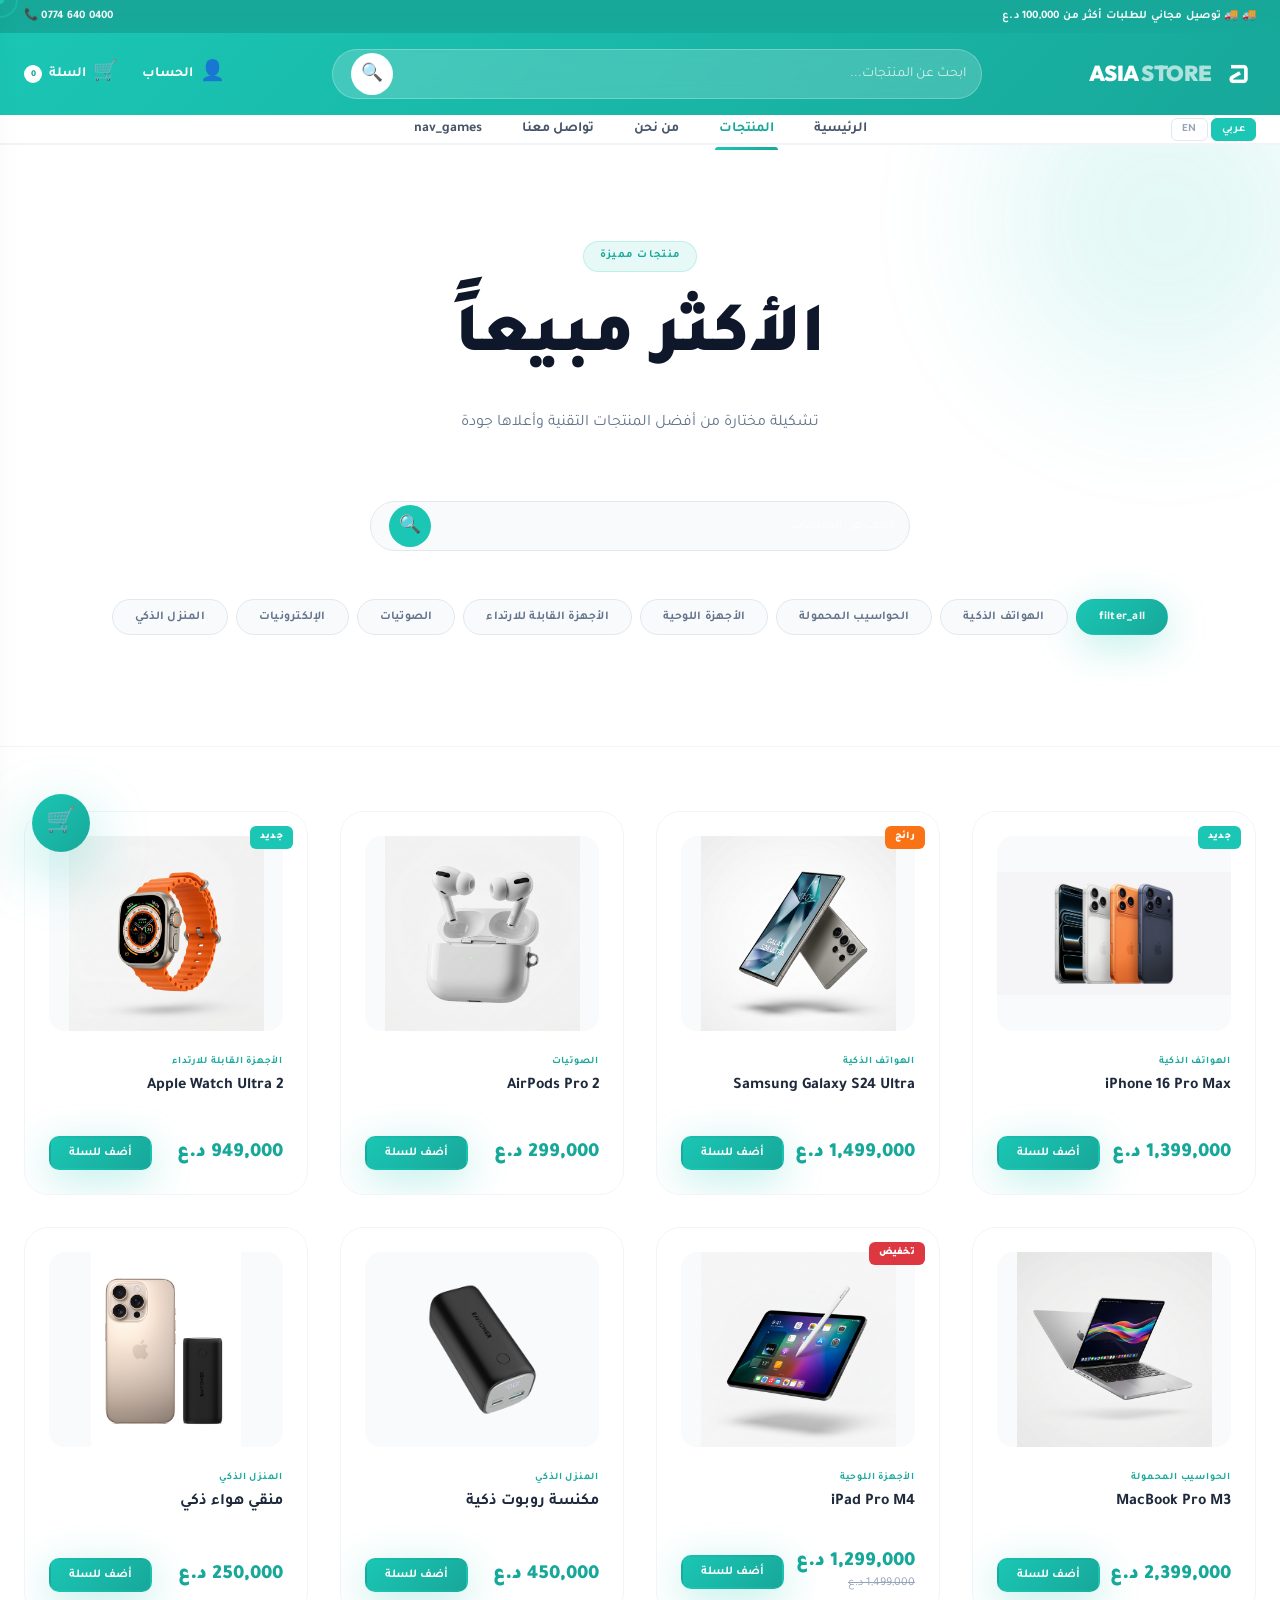
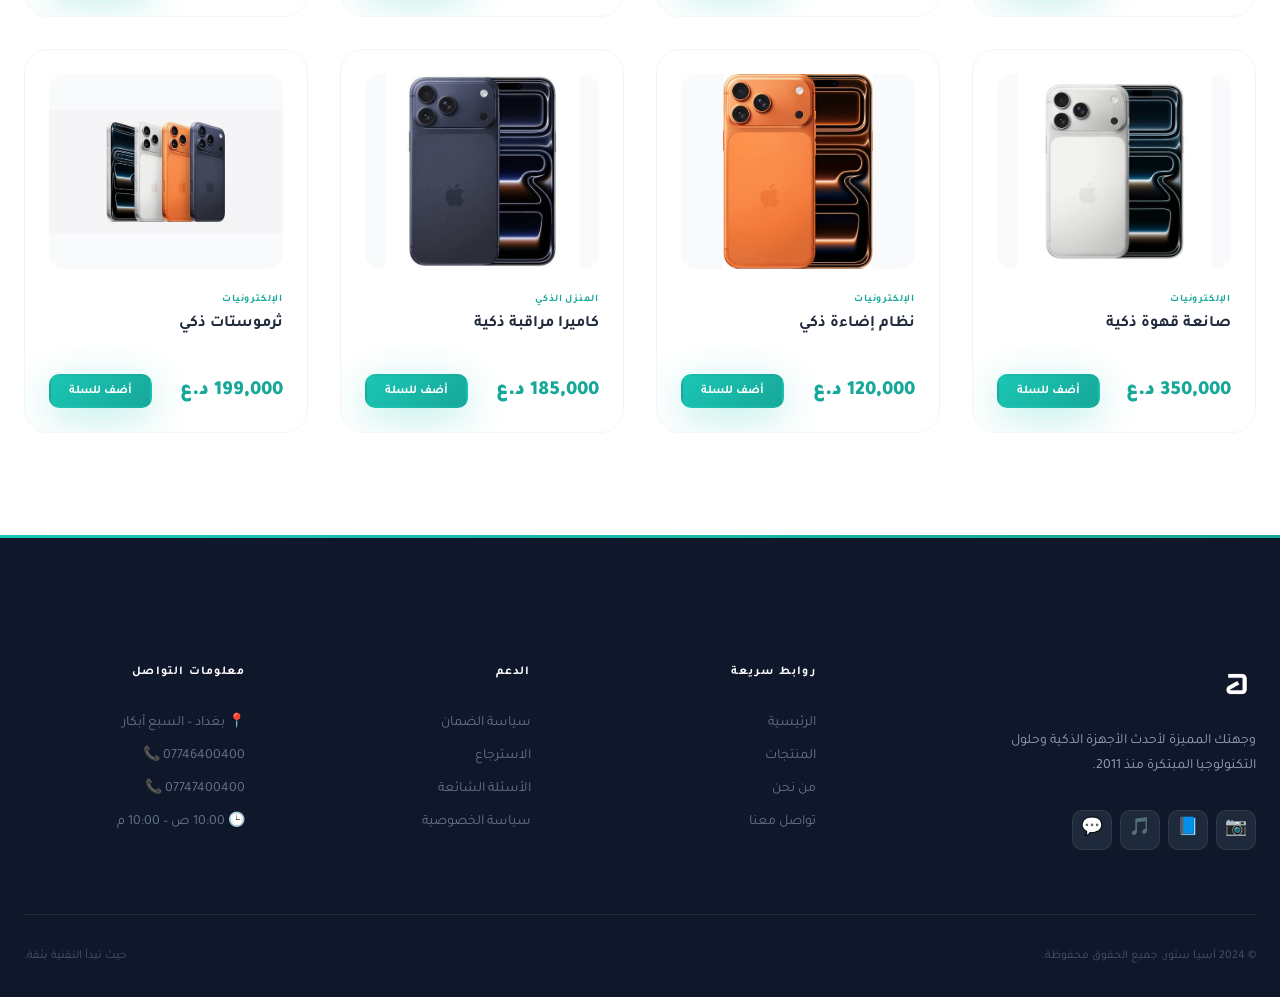
<file: pages/products.html>
<!DOCTYPE html>
<html lang="ar" dir="rtl">

<head>
  <meta charset="UTF-8">
  <meta name="viewport" content="width=device-width, initial-scale=1.0">
  <meta name="description" content="آسيا ستور - تسوّق أحدث الأجهزة الذكية والمنتجات التقنية بأفضل الأسعار">
  <title>المنتجات | آسيا ستور - Asia Store</title>
  <link rel="preconnect" href="https://fonts.googleapis.com">
  <link rel="preconnect" href="https://fonts.gstatic.com" crossorigin>
  <link href="https://fonts.googleapis.com/css2?family=Inter:wght@300;400;500;600;700;900&family=Outfit:wght@300;400;500;600;700;900&family=Tajawal:wght@300;400;500;700;800;900&family=Bai+Jamjuree:wght@300;400;500;600;700&display=swap" rel="stylesheet">
  <link rel="stylesheet" href="../css/variables.css">
  <link rel="stylesheet" href="../css/base.css">
  <link rel="stylesheet" href="../css/animations.css">
  <link rel="stylesheet" href="../css/components.css">
  <link rel="stylesheet" href="../css/pages.css">
</head>

<body>
  <div class="page-transition" id="pageTransition">
    <div class="panel"></div><div class="panel"></div><div class="panel"></div>
    <div class="panel"></div><div class="panel"></div>
  </div>
  <div class="cursor-dot" id="cursorDot"></div>
  <div class="cursor-ring" id="cursorRing"></div>

  <!-- HEADER -->
  <header class="header" id="header">
    <div class="header__info">
      <div class="container container--wide">
        <span>🚚 <span data-i18n="header_shipping">توصيل مجاني للطلبات أكثر من 100,000 د.ع</span></span>
        <span dir="ltr">📞 0774 640 0400</span>
      </div>
    </div>
    <div class="header__top">
      <div class="container container--wide">
        <div class="header__top-wrapper">
          <a href="../index.html" class="header__logo">
            <img src="../assets/logo.svg" alt="Asia Store Logo">
            <span class="header__logo-text">Asia <span>Store</span></span>
          </a>
          <div class="header__search">
            <form class="search-bar" id="searchForm">
              <input type="text" id="searchInput" data-i18n-placeholder="search_placeholder" placeholder="ابحث عن المنتجات...">
              <button type="submit">🔍</button>
            </form>
          </div>
          <div class="header__utilities">
            <a href="#" class="header__util-link" id="accountTrigger">
              <span class="header__util-icon">👤</span>
              <span data-i18n="nav_account">الحساب</span>
            </a>
            <a href="#" class="header__util-link" id="cartTrigger">
              <span class="header__util-icon">🛒</span>
              <span data-i18n="nav_cart">السلة</span>
              <span class="cart-count">0</span>
            </a>
          </div>
        </div>
      </div>
    </div>
    <div class="header__bottom">
      <div class="container container--wide">
        <nav class="header__nav" id="mainNav">
          <div class="lang-switcher">
            <button class="lang-btn active" data-lang="ar">عربي</button>
            <button class="lang-btn" data-lang="en">EN</button>
          </div>
          <ul class="header__nav-list">
            <li><a href="../index.html" class="header__nav-link" data-i18n="nav_home">الرئيسية</a></li>
            <li><a href="products.html" class="header__nav-link active" data-i18n="nav_products">المنتجات</a></li>
            <li><a href="about.html" class="header__nav-link" data-i18n="nav_about">من نحن</a></li>
            <li><a href="contact.html" class="header__nav-link" data-i18n="nav_contact">تواصل معنا</a></li>
            <li><a href="games.html" class="header__nav-link" data-i18n="nav_games">الألعاب</a></li>
          </ul>
        </nav>
        <button class="menu-toggle" id="menuToggle" aria-label="Toggle Menu">
          <span></span><span></span><span></span>
        </button>
      </div>
    </div>
  </header>

  <!-- PRODUCTS HERO -->
  <section class="products-hero">
    <div class="bg-orb bg-orb--primary" style="width:350px;height:350px;top:-100px;right:-60px;"></div>
    <div class="container">
      <div class="section-header">
        <span class="section-header__label hero-text-animate" data-i18n="products_label">منتجاتنا</span>
        <h1 class="hero-text-animate" style="font-size:var(--fs-hero); font-weight:var(--fw-black); color:var(--color-gray-900); margin-bottom:var(--space-md);" data-i18n="products_title">تسوّق الأفضل</h1>
        <p class="section-header__subtitle hero-text-animate" data-i18n="products_subtitle">تشكيلة مختارة من أفضل المنتجات التقنية وأعلاها جودة</p>
      </div>

      <!-- Search bar inline -->
      <div style="max-width:540px; margin:0 auto var(--space-2xl);" class="hero-text-animate">
        <form class="search-bar" id="productSearchForm" style="background:var(--color-gray-50); border-color:var(--color-gray-200);">
          <input type="text" id="productSearchInput" placeholder="ابحث في المنتجات..." style="color:var(--color-gray-800);" onkeyup="filterProductsLive(this.value)">
          <button type="submit" style="background:var(--color-primary); color:white;">🔍</button>
        </form>
      </div>

      <!-- Filter Tabs -->
      <div class="filter-tabs">
        <button class="filter-tab active" data-filter="all" onclick="filterProducts('all')" data-i18n="filter_all">الكل</button>
        <button class="filter-tab" data-filter="smartphones" onclick="filterProducts('smartphones')" data-i18n="cat_smartphones">الهواتف الذكية</button>
        <button class="filter-tab" data-filter="laptops" onclick="filterProducts('laptops')" data-i18n="cat_laptops">الحواسيب المحمولة</button>
        <button class="filter-tab" data-filter="tablets" onclick="filterProducts('tablets')">الأجهزة اللوحية</button>
        <button class="filter-tab" data-filter="wearables" onclick="filterProducts('wearables')" data-i18n="cat_wearables">الأجهزة القابلة للارتداء</button>
        <button class="filter-tab" data-filter="audio" onclick="filterProducts('audio')" data-i18n="cat_audio">الصوتيات</button>
        <button class="filter-tab" data-filter="electronics" onclick="filterProducts('electronics')" data-i18n="cat_electronics">الإلكترونيات</button>
        <button class="filter-tab" data-filter="smarthome" onclick="filterProducts('smarthome')" data-i18n="cat_smarthome">المنزل الذكي</button>
      </div>
    </div>
  </section>

  <!-- PRODUCTS GRID -->
  <section class="section" style="padding-top:var(--space-xl); background:var(--color-white);">
    <div class="container">
      <!-- Result count -->
      <div id="resultCount" style="font-size:var(--fs-sm); color:var(--color-gray-500); margin-bottom:var(--space-xl); text-align:center;"></div>

      <div class="products-grid" id="productsGrid">
        <!-- Product 1 -->
        <div class="product-card tilt-3d reveal delay-1" data-category="smartphones" data-name="iphone 16 pro max">
          <div class="card-shine"></div>
          <span class="product-card__badge product-card__badge--new" data-i18n="product_new">جديد</span>
          <div class="product-card__image">
            <img src="../assets/images/iphone.png" alt="iPhone 16 Pro Max">
            <div class="product-card__overlay"><span class="product-card__overlay-btn">👁 عرض سريع</span></div>
          </div>
          <p class="product-card__category" data-i18n="p1_category">الهواتف الذكية</p>
          <h3 class="product-card__title" data-i18n="p1_title">iPhone 16 Pro Max</h3>
          <div class="product-card__actions">
            <div><div class="product-card__price" data-i18n="p1_price">1,399,000 د.ع</div></div>
            <button class="btn btn--sm btn--primary" data-i18n="add_to_cart">أضف للسلة</button>
          </div>
        </div>

        <!-- Product 2 -->
        <div class="product-card tilt-3d reveal delay-2" data-category="smartphones" data-name="samsung galaxy s24 ultra">
          <div class="card-shine"></div>
          <span class="product-card__badge product-card__badge--hot" data-i18n="product_hot">رائج</span>
          <div class="product-card__image">
            <img src="../assets/images/samsung.png" alt="Samsung Galaxy S24 Ultra">
            <div class="product-card__overlay"><span class="product-card__overlay-btn">👁 عرض سريع</span></div>
          </div>
          <p class="product-card__category" data-i18n="p2_category">الهواتف الذكية</p>
          <h3 class="product-card__title" data-i18n="p2_title">Samsung Galaxy S24 Ultra</h3>
          <div class="product-card__actions">
            <div><div class="product-card__price" data-i18n="p2_price">1,499,000 د.ع</div></div>
            <button class="btn btn--sm btn--primary" data-i18n="add_to_cart">أضف للسلة</button>
          </div>
        </div>

        <!-- Product 3 -->
        <div class="product-card tilt-3d reveal delay-3" data-category="audio" data-name="airpods pro 2">
          <div class="card-shine"></div>
          <div class="product-card__image">
            <img src="../assets/images/airpods.png" alt="AirPods Pro 2">
            <div class="product-card__overlay"><span class="product-card__overlay-btn">👁 عرض سريع</span></div>
          </div>
          <p class="product-card__category" data-i18n="p3_category">الصوتيات</p>
          <h3 class="product-card__title" data-i18n="p3_title">AirPods Pro 2</h3>
          <div class="product-card__actions">
            <div><div class="product-card__price" data-i18n="p3_price">299,000 د.ع</div></div>
            <button class="btn btn--sm btn--primary" data-i18n="add_to_cart">أضف للسلة</button>
          </div>
        </div>

        <!-- Product 4 -->
        <div class="product-card tilt-3d reveal delay-1" data-category="wearables" data-name="apple watch ultra 2">
          <div class="card-shine"></div>
          <span class="product-card__badge product-card__badge--new" data-i18n="product_new">جديد</span>
          <div class="product-card__image">
            <img src="../assets/images/smartwatch.png" alt="Apple Watch Ultra 2">
            <div class="product-card__overlay"><span class="product-card__overlay-btn">👁 عرض سريع</span></div>
          </div>
          <p class="product-card__category" data-i18n="p4_category">الأجهزة القابلة للارتداء</p>
          <h3 class="product-card__title" data-i18n="p4_title">Apple Watch Ultra 2</h3>
          <div class="product-card__actions">
            <div><div class="product-card__price" data-i18n="p4_price">949,000 د.ع</div></div>
            <button class="btn btn--sm btn--primary" data-i18n="add_to_cart">أضف للسلة</button>
          </div>
        </div>

        <!-- Product 5 -->
        <div class="product-card tilt-3d reveal delay-2" data-category="laptops" data-name="macbook pro m3">
          <div class="card-shine"></div>
          <div class="product-card__image">
            <img src="../assets/images/macbook.png" alt="MacBook Pro M3">
            <div class="product-card__overlay"><span class="product-card__overlay-btn">👁 عرض سريع</span></div>
          </div>
          <p class="product-card__category" data-i18n="p5_category">الحواسيب المحمولة</p>
          <h3 class="product-card__title" data-i18n="p5_title">MacBook Pro M3</h3>
          <div class="product-card__actions">
            <div><div class="product-card__price" data-i18n="p5_price">2,399,000 د.ع</div></div>
            <button class="btn btn--sm btn--primary" data-i18n="add_to_cart">أضف للسلة</button>
          </div>
        </div>

        <!-- Product 6 -->
        <div class="product-card tilt-3d reveal delay-3" data-category="tablets" data-name="ipad pro m4">
          <div class="card-shine"></div>
          <span class="product-card__badge product-card__badge--sale" data-i18n="product_sale">تخفيض</span>
          <div class="product-card__image">
            <img src="../assets/images/ipad.png" alt="iPad Pro M4">
            <div class="product-card__overlay"><span class="product-card__overlay-btn">👁 عرض سريع</span></div>
          </div>
          <p class="product-card__category" data-i18n="p6_category">الأجهزة اللوحية</p>
          <h3 class="product-card__title" data-i18n="p6_title">iPad Pro M4</h3>
          <div class="product-card__actions">
            <div>
              <div class="product-card__price" data-i18n="p6_price">1,299,000 د.ع</div>
              <div class="product-card__old-price">1,499,000 د.ع</div>
            </div>
            <button class="btn btn--sm btn--primary" data-i18n="add_to_cart">أضف للسلة</button>
          </div>
        </div>

        <!-- Product 7 -->
        <div class="product-card tilt-3d reveal delay-1" data-category="smarthome" data-name="مكنسة روبوت ذكية">
          <div class="card-shine"></div>
          <div class="product-card__image">
            <img src="../assets/images/IMG_1547.PNG" alt="Smart Robot Vacuum">
            <div class="product-card__overlay"><span class="product-card__overlay-btn">👁 عرض سريع</span></div>
          </div>
          <p class="product-card__category" data-i18n="p7_category">المنزل الذكي</p>
          <h3 class="product-card__title" data-i18n="p7_title">مكنسة روبوت ذكية</h3>
          <div class="product-card__actions">
            <div><div class="product-card__price" data-i18n="p7_price">450,000 د.ع</div></div>
            <button class="btn btn--sm btn--primary" data-i18n="add_to_cart">أضف للسلة</button>
          </div>
        </div>

        <!-- Product 8 -->
        <div class="product-card tilt-3d reveal delay-2" data-category="smarthome" data-name="منقي هواء ذكي">
          <div class="card-shine"></div>
          <div class="product-card__image">
            <img src="../assets/images/IMG_1549.JPG.jpeg" alt="Smart Air Purifier">
            <div class="product-card__overlay"><span class="product-card__overlay-btn">👁 عرض سريع</span></div>
          </div>
          <p class="product-card__category" data-i18n="p8_category">المنزل الذكي</p>
          <h3 class="product-card__title" data-i18n="p8_title">منقي هواء ذكي</h3>
          <div class="product-card__actions">
            <div><div class="product-card__price" data-i18n="p8_price">250,000 د.ع</div></div>
            <button class="btn btn--sm btn--primary" data-i18n="add_to_cart">أضف للسلة</button>
          </div>
        </div>

        <!-- Product 9 -->
        <div class="product-card tilt-3d reveal delay-3" data-category="electronics" data-name="صانعة قهوة ذكية">
          <div class="card-shine"></div>
          <div class="product-card__image">
            <img src="../assets/images/IMG_2055.JPG.jpeg" alt="Smart Coffee Maker">
            <div class="product-card__overlay"><span class="product-card__overlay-btn">👁 عرض سريع</span></div>
          </div>
          <p class="product-card__category" data-i18n="p9_category">الإلكترونيات</p>
          <h3 class="product-card__title" data-i18n="p9_title">صانعة قهوة ذكية</h3>
          <div class="product-card__actions">
            <div><div class="product-card__price" data-i18n="p9_price">350,000 د.ع</div></div>
            <button class="btn btn--sm btn--primary" data-i18n="add_to_cart">أضف للسلة</button>
          </div>
        </div>

        <!-- Product 10 -->
        <div class="product-card tilt-3d reveal delay-1" data-category="electronics" data-name="نظام إضاءة ذكي">
          <div class="card-shine"></div>
          <div class="product-card__image">
            <img src="../assets/images/IMG_2056.JPG.jpeg" alt="Smart Lighting System">
            <div class="product-card__overlay"><span class="product-card__overlay-btn">👁 عرض سريع</span></div>
          </div>
          <p class="product-card__category" data-i18n="p10_category">الإلكترونيات</p>
          <h3 class="product-card__title" data-i18n="p10_title">نظام إضاءة ذكي</h3>
          <div class="product-card__actions">
            <div><div class="product-card__price" data-i18n="p10_price">120,000 د.ع</div></div>
            <button class="btn btn--sm btn--primary" data-i18n="add_to_cart">أضف للسلة</button>
          </div>
        </div>

        <!-- Product 11 -->
        <div class="product-card tilt-3d reveal delay-2" data-category="smarthome" data-name="كاميرا مراقبة ذكية">
          <div class="card-shine"></div>
          <div class="product-card__image">
            <img src="../assets/images/IMG_2057.JPG.jpeg" alt="Smart Security Camera">
            <div class="product-card__overlay"><span class="product-card__overlay-btn">👁 عرض سريع</span></div>
          </div>
          <p class="product-card__category" data-i18n="p11_category">المنزل الذكي</p>
          <h3 class="product-card__title" data-i18n="p11_title">كاميرا مراقبة ذكية</h3>
          <div class="product-card__actions">
            <div><div class="product-card__price" data-i18n="p11_price">185,000 د.ع</div></div>
            <button class="btn btn--sm btn--primary" data-i18n="add_to_cart">أضف للسلة</button>
          </div>
        </div>

        <!-- Product 12 -->
        <div class="product-card tilt-3d reveal delay-3" data-category="electronics" data-name="ثرموستات ذكي">
          <div class="card-shine"></div>
          <div class="product-card__image">
            <img src="../assets/images/IMG_2058.JPG.jpeg" alt="Smart Thermostat">
            <div class="product-card__overlay"><span class="product-card__overlay-btn">👁 عرض سريع</span></div>
          </div>
          <p class="product-card__category" data-i18n="p12_category">الإلكترونيات</p>
          <h3 class="product-card__title" data-i18n="p12_title">ثرموستات ذكي</h3>
          <div class="product-card__actions">
            <div><div class="product-card__price" data-i18n="p12_price">199,000 د.ع</div></div>
            <button class="btn btn--sm btn--primary" data-i18n="add_to_cart">أضف للسلة</button>
          </div>
        </div>
      </div>

      <!-- No results message -->
      <div id="noResults" style="display:none; text-align:center; padding:var(--space-4xl) 0;">
        <div style="font-size:3rem; margin-bottom:var(--space-md);">🔍</div>
        <h3 style="font-size:var(--fs-xl); color:var(--color-gray-700); margin-bottom:var(--space-sm);">لم يتم العثور على منتجات</h3>
        <p style="color:var(--color-gray-400);">حاول البحث بكلمات مختلفة</p>
      </div>
    </div>
  </section>

  <!-- FOOTER -->
  <footer class="footer" id="footer">
    <div class="container">
      <div class="footer__grid">
        <div class="footer__brand">
          <img src="../assets/logo.svg" alt="Asia Store">
          <p data-i18n="footer_desc">وجهتك المميزة لأحدث الأجهزة الذكية وحلول التكنولوجيا المبتكرة منذ 2011.</p>
          <div class="footer__social">
            <a href="https://www.instagram.com/asia.store.iq" target="_blank" rel="noopener">📷</a>
            <a href="https://www.facebook.com/share/1KiaEUe9XV" target="_blank" rel="noopener">📘</a>
            <a href="https://www.tiktok.com/@asia.store24" target="_blank" rel="noopener">🎵</a>
            <a href="https://wa.me/9647746400400" target="_blank" rel="noopener">💬</a>
          </div>
        </div>
        <div>
          <h4 class="footer__title" data-i18n="footer_quick">روابط سريعة</h4>
          <ul class="footer__links">
            <li><a href="../index.html" data-i18n="nav_home">الرئيسية</a></li>
            <li><a href="products.html" data-i18n="nav_products">المنتجات</a></li>
            <li><a href="about.html" data-i18n="nav_about">من نحن</a></li>
            <li><a href="contact.html" data-i18n="nav_contact">تواصل معنا</a></li>
          </ul>
        </div>
        <div>
          <h4 class="footer__title" data-i18n="footer_support">الدعم</h4>
          <ul class="footer__links">
            <li><a href="warranty.html" data-i18n="footer_warranty">سياسة الضمان</a></li>
            <li><a href="returns.html" data-i18n="footer_returns">الاسترجاع</a></li>
            <li><a href="faq.html" data-i18n="footer_faq">الأسئلة الشائعة</a></li>
            <li><a href="privacy.html" data-i18n="footer_privacy">سياسة الخصوصية</a></li>
          </ul>
        </div>
        <div>
          <h4 class="footer__title" data-i18n="footer_contact">معلومات التواصل</h4>
          <ul class="footer__links">
            <li>📍 بغداد – السبع أبكار</li>
            <li><a href="tel:07746400400" dir="ltr">📞 07746400400</a></li>
            <li><a href="tel:07747400400" dir="ltr">📞 07747400400</a></li>
            <li>🕒 10:00 ص – 10:00 م</li>
          </ul>
        </div>
      </div>
      <div class="footer__bottom">
        <p data-i18n="footer_rights">© 2025 آسيا ستور. جميع الحقوق محفوظة.</p>
        <p data-i18n="footer_tagline">حيث تبدأ التقنية بثقة.</p>
      </div>
    </div>
  </footer>

  <script src="../js/i18n.js"></script>
  <script src="../js/main.js"></script>
  <script src="../js/cart.js"></script>
  <script src="../js/auth.js"></script>

  <script>
    function filterProductsLive(query) {
      const cards = document.querySelectorAll('.product-card');
      const noResults = document.getElementById('noResults');
      const q = query.toLowerCase().trim();
      let visible = 0;

      cards.forEach(card => {
        const name = card.dataset.name || '';
        const title = card.querySelector('.product-card__title')?.textContent.toLowerCase() || '';
        const show = !q || name.includes(q) || title.includes(q);
        card.style.display = show ? '' : 'none';
        if (show) visible++;
      });

      noResults.style.display = visible === 0 ? 'block' : 'none';
      const countEl = document.getElementById('resultCount');
      if (countEl && q) countEl.textContent = `${visible} منتج مطابق`;
      else if (countEl) countEl.textContent = '';
    }

    // Handle URL search param
    window.addEventListener('load', () => {
      const params = new URLSearchParams(window.location.search);
      const search = params.get('search');
      if (search) {
        const input = document.getElementById('productSearchInput');
        if (input) { input.value = search; filterProductsLive(search); }
      }
    });
  </script>
</body>
</html>
</file>
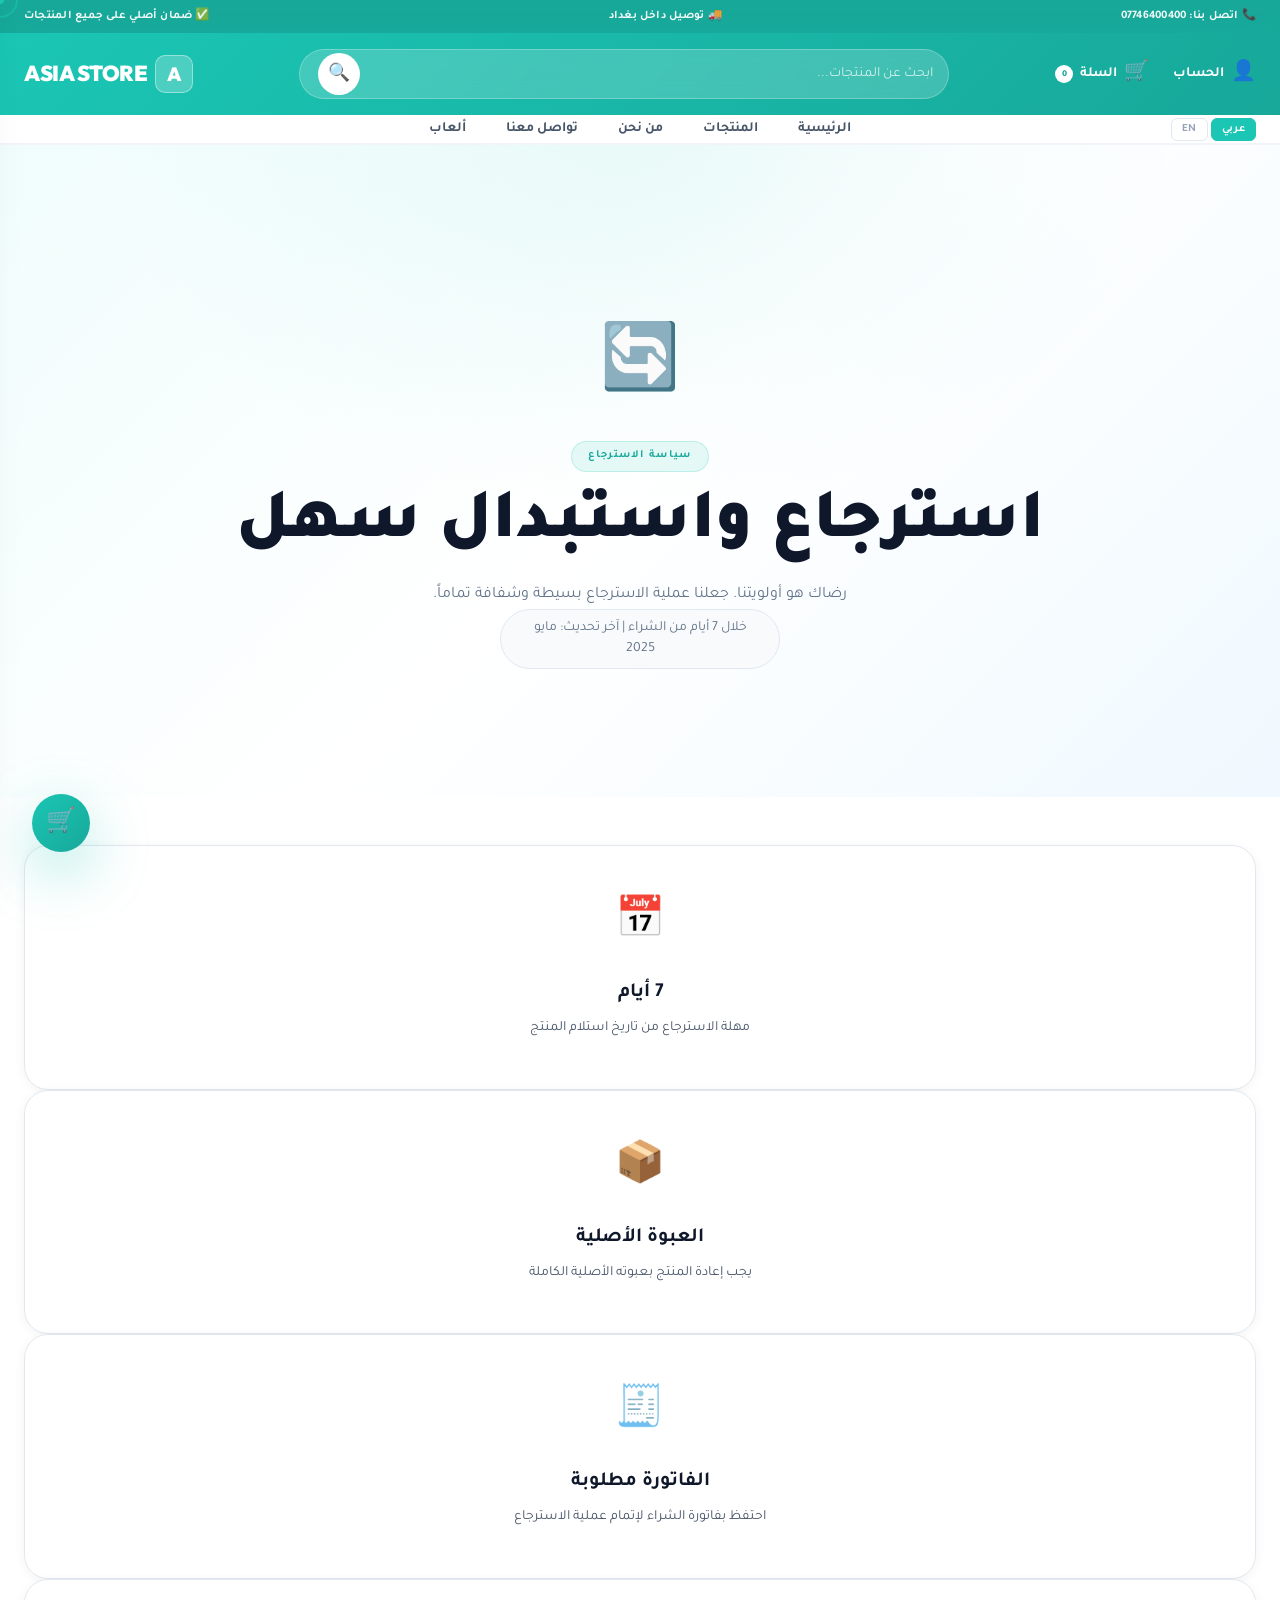
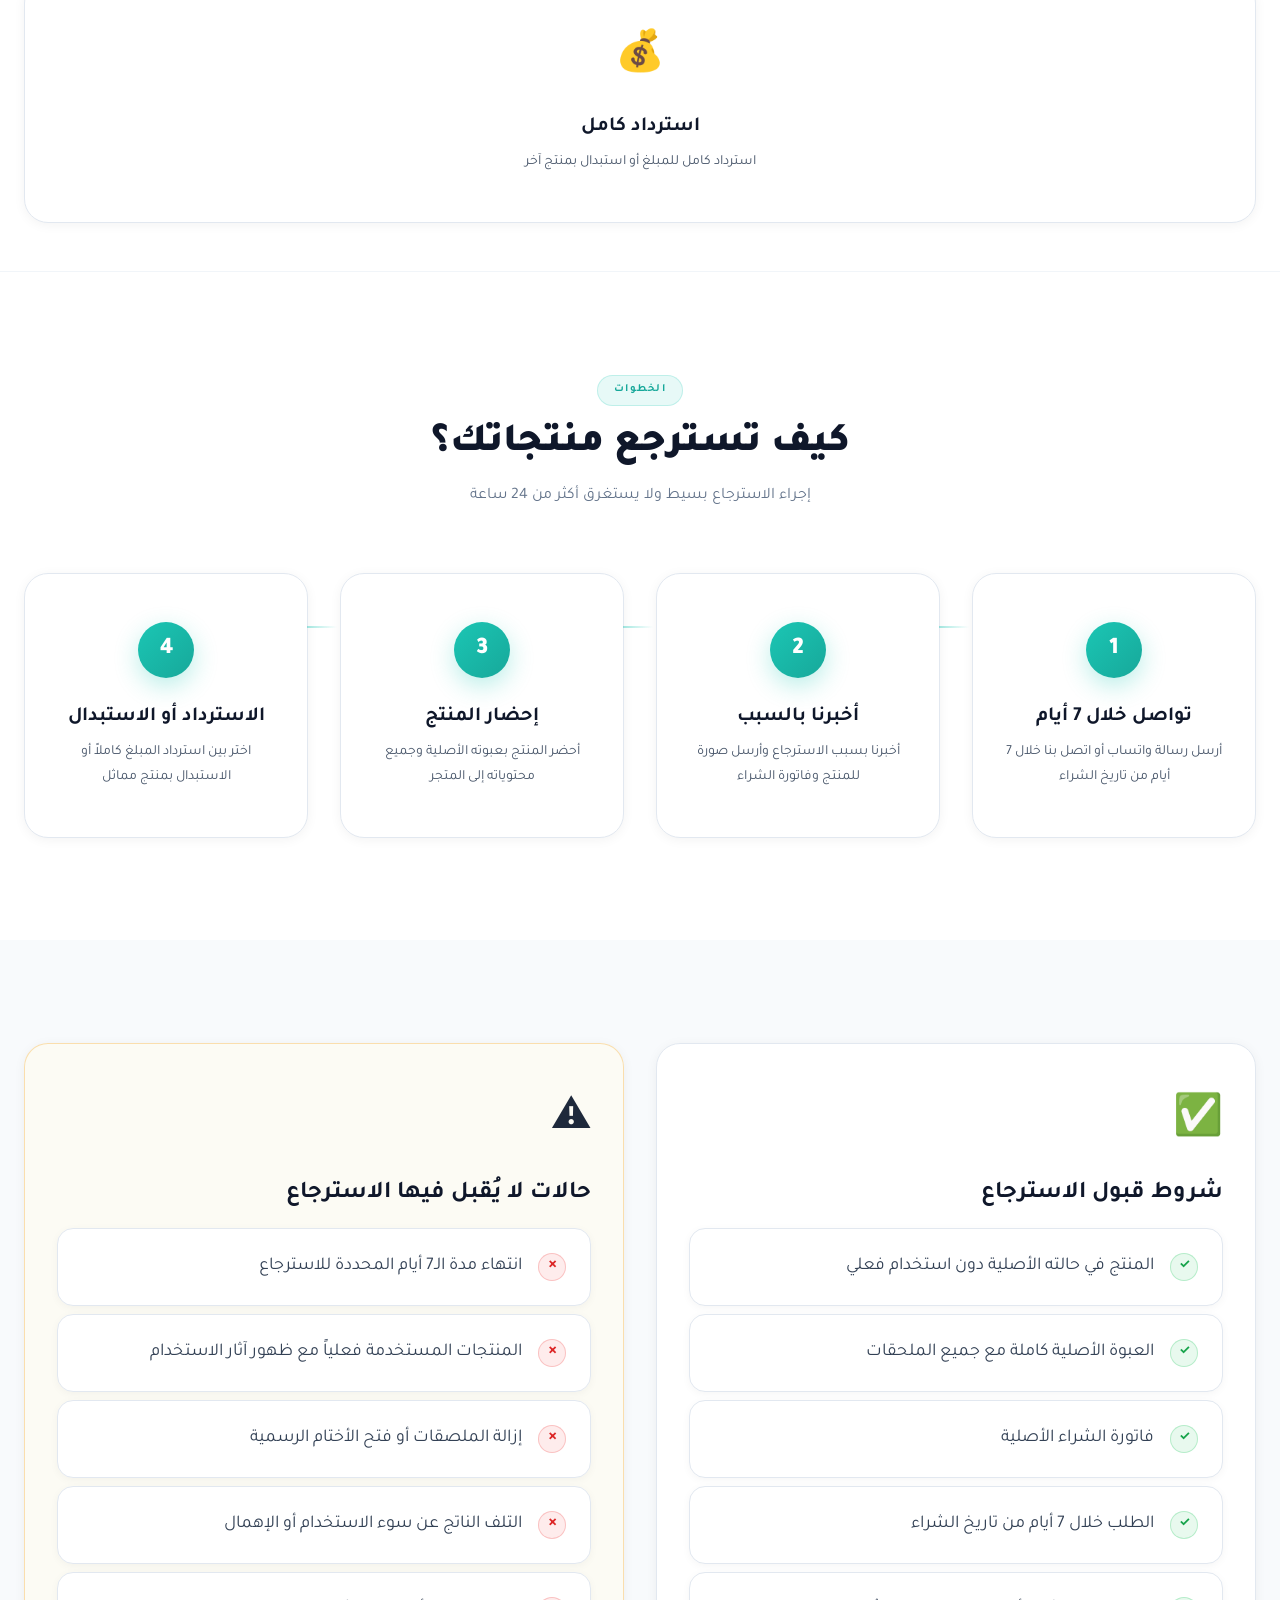
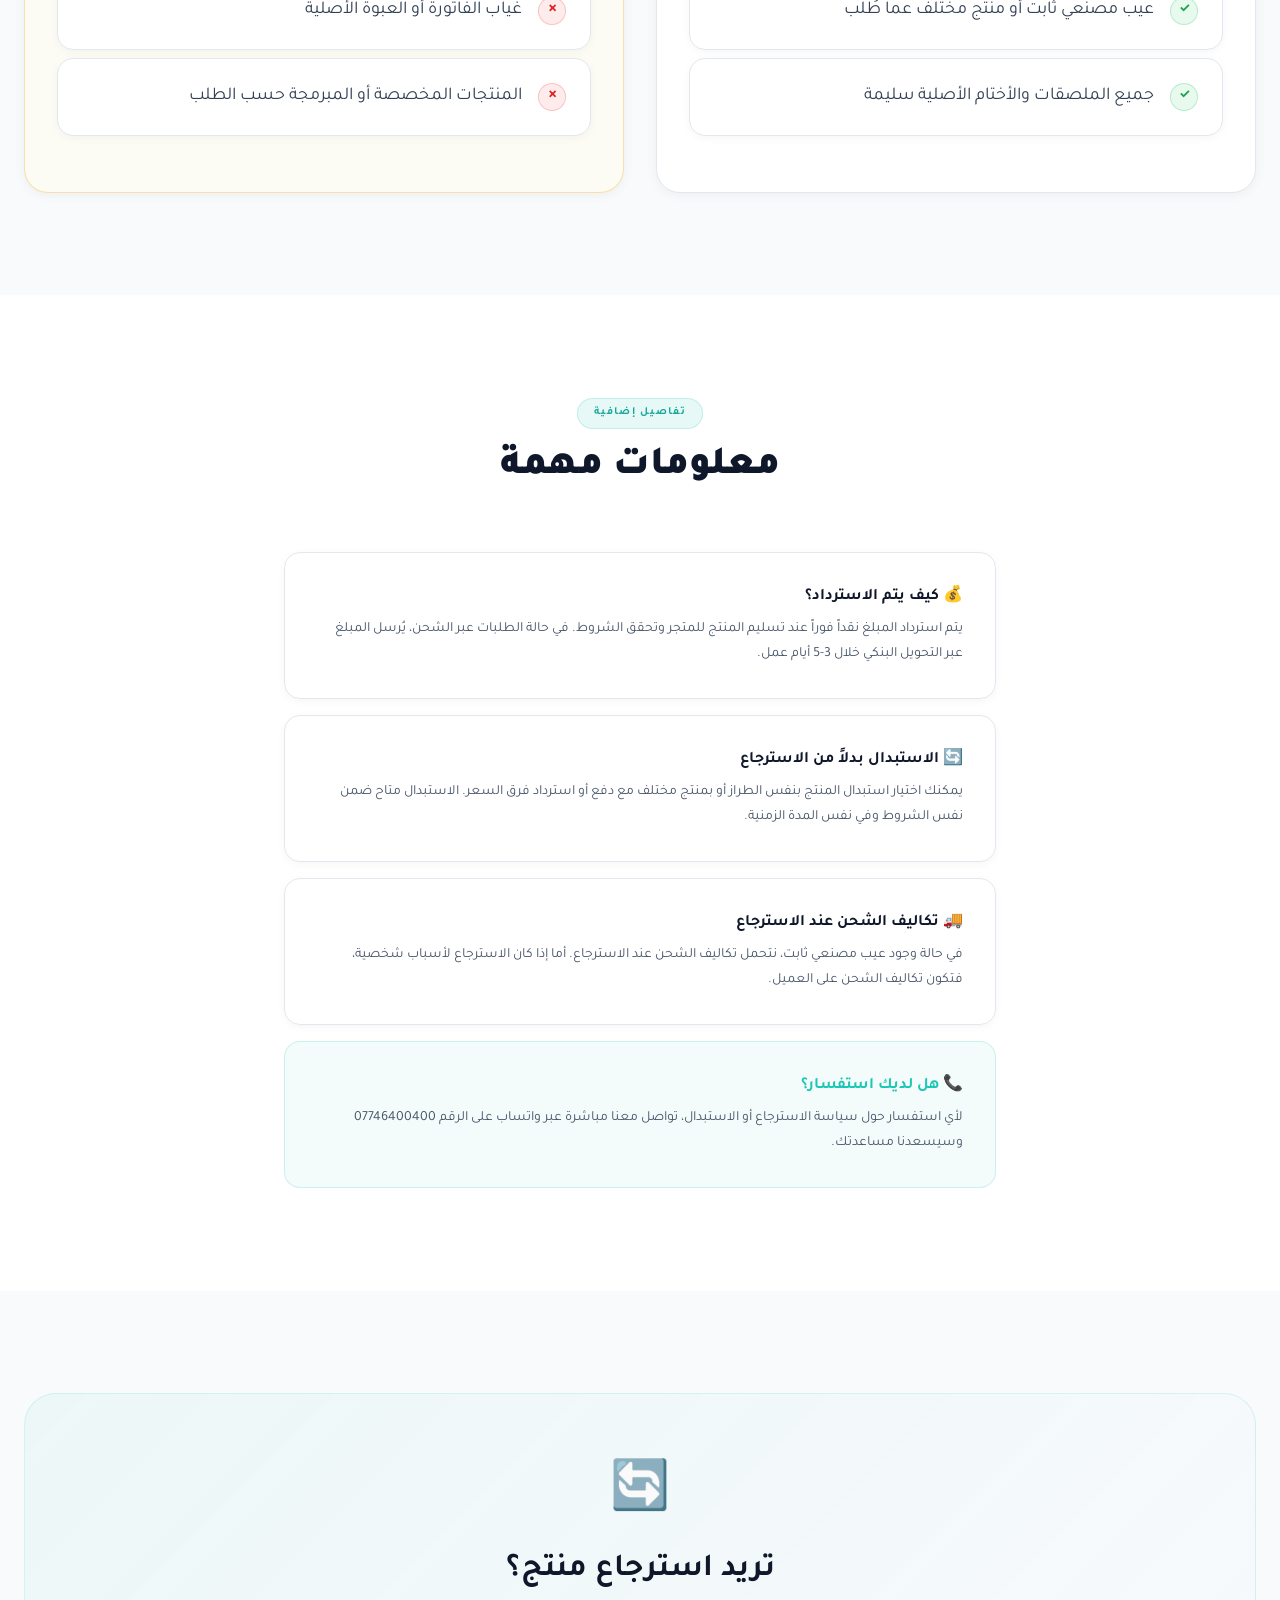
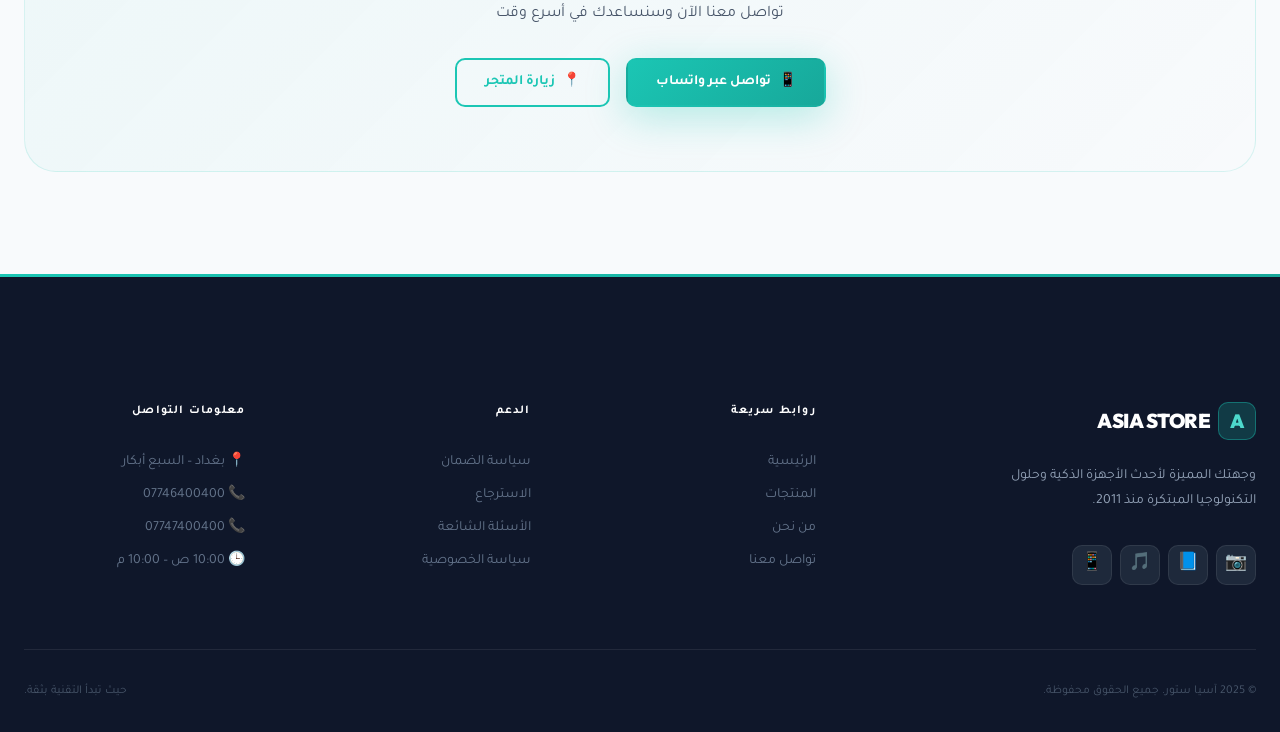
<file: pages/returns.html>
<!DOCTYPE html>
<html lang="ar" dir="rtl">

<head>
    <meta charset="UTF-8">
    <meta name="viewport" content="width=device-width, initial-scale=1.0">
    <meta name="description" content="آسيا ستور - سياسة الاسترجاع. استبدال واسترجاع سهل خلال 7 أيام من الشراء">
    <title>سياسة الاسترجاع | آسيا ستور - Asia Store</title>
    <link rel="preconnect" href="https://fonts.googleapis.com">
    <link rel="preconnect" href="https://fonts.gstatic.com" crossorigin>
    <link href="https://fonts.googleapis.com/css2?family=Inter:wght@300;400;500;600;700;900&family=Outfit:wght@300;400;500;600;700;900&family=Tajawal:wght@300;400;500;700;800;900&family=Bai+Jamjuree:wght@300;400;500;600;700&display=swap" rel="stylesheet">
    <link rel="stylesheet" href="../css/variables.css">
    <link rel="stylesheet" href="../css/base.css">
    <link rel="stylesheet" href="../css/animations.css">
    <link rel="stylesheet" href="../css/components.css">
    <link rel="stylesheet" href="../css/pages.css">
    <link rel="stylesheet" href="../css/support-pages.css">
</head>

<body>
    <!-- Custom Cursor -->
    <div class="cursor-dot" id="cursorDot"></div>
    <div class="cursor-ring" id="cursorRing"></div>

    <!-- Page Transition -->
    <div class="page-transition" id="pageTransition">
        <div class="panel"></div>
        <div class="panel"></div>
        <div class="panel"></div>
        <div class="panel"></div>
        <div class="panel"></div>
    </div>

    <!-- Toast Container -->
    <div class="toast-container" id="toastContainer"></div>

    <!-- Header -->
    <header class="header" id="header">
        <div class="header__info">
            <div class="container container--wide">
                <span>📞 اتصل بنا: 07746400400</span>
                <span>🚚 توصيل داخل بغداد</span>
                <span>✅ ضمان أصلي على جميع المنتجات</span>
            </div>
        </div>
        <div class="header__top">
            <div class="container container--wide">
                <div class="header__top-wrapper">
                    <div class="header__utilities">
                        <a href="#" class="header__util-link" id="authTrigger">
                            <span class="header__util-icon">👤</span>
                            <span class="header__util-text">الحساب</span>
                        </a>
                        <a href="#" class="header__util-link" id="cartTrigger">
                            <span class="header__util-icon">🛒</span>
                            <span class="header__util-text">السلة</span>
                            <span class="cart-count">0</span>
                        </a>
                    </div>
                    <div class="header__search">
                        <form class="search-bar" id="searchForm">
                            <input type="text" id="searchInput" placeholder="ابحث عن المنتجات...">
                            <button type="submit">🔍</button>
                        </form>
                    </div>
                    <a href="../index.html" class="header__logo">
                        <div class="header__logo-icon">A</div>
                        <span class="header__logo-text">Asia Store</span>
                    </a>
                </div>
            </div>
        </div>
        <div class="header__bottom">
            <div class="container container--wide">
                <nav class="header__nav" id="mainNav">
                    <ul class="header__nav-list">
                        <li><a href="../index.html" class="header__nav-link">الرئيسية</a></li>
                        <li><a href="products.html" class="header__nav-link">المنتجات</a></li>
                        <li><a href="about.html" class="header__nav-link">من نحن</a></li>
                        <li><a href="contact.html" class="header__nav-link">تواصل معنا</a></li>
                        <li><a href="games.html" class="header__nav-link">ألعاب</a></li>
                    </ul>
                    <div class="lang-switcher">
                        <button class="lang-btn active" data-lang="ar">عربي</button>
                        <button class="lang-btn" data-lang="en">EN</button>
                    </div>
                </nav>
                <button class="menu-toggle" id="menuToggle" aria-label="Toggle Menu">
                    <span></span><span></span><span></span>
                </button>
            </div>
        </div>
    </header>

    <!-- Support Hero -->
    <section class="support-hero">
        <div class="container" style="text-align: center; position: relative; z-index: 1;">
            <div class="support-hero__icon">🔄</div>
            <span class="section-header__label">سياسة الاسترجاع</span>
            <h1 class="section-header__title" style="font-size: var(--fs-hero);">استرجاع واستبدال سهل</h1>
            <p class="section-header__subtitle">رضاك هو أولويتنا. جعلنا عملية الاسترجاع بسيطة وشفافة تماماً.</p>
            <p class="support-updated">خلال 7 أيام من الشراء | آخر تحديث: مايو 2025</p>
        </div>
    </section>

    <!-- Key Points -->
    <section class="section" style="padding: var(--space-2xl) 0; background: var(--color-white); border-bottom: 1px solid var(--color-gray-100);">
        <div class="container">
            <div class="support-cards-grid--4 reveal">
                <div class="support-info-card">
                    <span class="support-info-card__icon">📅</span>
                    <div class="support-info-card__title">7 أيام</div>
                    <div class="support-info-card__desc">مهلة الاسترجاع من تاريخ استلام المنتج</div>
                </div>
                <div class="support-info-card">
                    <span class="support-info-card__icon">📦</span>
                    <div class="support-info-card__title">العبوة الأصلية</div>
                    <div class="support-info-card__desc">يجب إعادة المنتج بعبوته الأصلية الكاملة</div>
                </div>
                <div class="support-info-card">
                    <span class="support-info-card__icon">🧾</span>
                    <div class="support-info-card__title">الفاتورة مطلوبة</div>
                    <div class="support-info-card__desc">احتفظ بفاتورة الشراء لإتمام عملية الاسترجاع</div>
                </div>
                <div class="support-info-card">
                    <span class="support-info-card__icon">💰</span>
                    <div class="support-info-card__title">استرداد كامل</div>
                    <div class="support-info-card__desc">استرداد كامل للمبلغ أو استبدال بمنتج آخر</div>
                </div>
            </div>
        </div>
    </section>

    <!-- Steps -->
    <section class="section">
        <div class="container">
            <div class="section-header reveal" style="text-align: center; margin-bottom: var(--space-3xl);">
                <span class="section-header__label">الخطوات</span>
                <h2 class="section-header__title">كيف تسترجع منتجاتك؟</h2>
                <p class="section-header__subtitle">إجراء الاسترجاع بسيط ولا يستغرق أكثر من 24 ساعة</p>
            </div>
            <div class="steps-grid reveal">
                <div class="step-card">
                    <div class="step-card__number">1</div>
                    <h3 class="step-card__title">تواصل خلال 7 أيام</h3>
                    <p class="step-card__desc">أرسل رسالة واتساب أو اتصل بنا خلال 7 أيام من تاريخ الشراء</p>
                </div>
                <div class="step-card">
                    <div class="step-card__number">2</div>
                    <h3 class="step-card__title">أخبرنا بالسبب</h3>
                    <p class="step-card__desc">أخبرنا بسبب الاسترجاع وأرسل صورة للمنتج وفاتورة الشراء</p>
                </div>
                <div class="step-card">
                    <div class="step-card__number">3</div>
                    <h3 class="step-card__title">إحضار المنتج</h3>
                    <p class="step-card__desc">أحضر المنتج بعبوته الأصلية وجميع محتوياته إلى المتجر</p>
                </div>
                <div class="step-card">
                    <div class="step-card__number">4</div>
                    <h3 class="step-card__title">الاسترداد أو الاستبدال</h3>
                    <p class="step-card__desc">اختر بين استرداد المبلغ كاملاً أو الاستبدال بمنتج مماثل</p>
                </div>
            </div>
        </div>
    </section>

    <!-- Conditions -->
    <section class="section" style="background: var(--color-gray-50);">
        <div class="container">
            <div class="support-highlight-grid reveal">
                <div class="support-highlight-card">
                    <div class="support-highlight-card__icon">✅</div>
                    <h3>شروط قبول الاسترجاع</h3>
                    <ul class="support-list support-list--check" style="margin-top: var(--space-md);">
                        <li class="support-list__item">
                            <span class="support-list__icon">✓</span>
                            <span>المنتج في حالته الأصلية دون استخدام فعلي</span>
                        </li>
                        <li class="support-list__item">
                            <span class="support-list__icon">✓</span>
                            <span>العبوة الأصلية كاملة مع جميع الملحقات</span>
                        </li>
                        <li class="support-list__item">
                            <span class="support-list__icon">✓</span>
                            <span>فاتورة الشراء الأصلية</span>
                        </li>
                        <li class="support-list__item">
                            <span class="support-list__icon">✓</span>
                            <span>الطلب خلال 7 أيام من تاريخ الشراء</span>
                        </li>
                        <li class="support-list__item">
                            <span class="support-list__icon">✓</span>
                            <span>عيب مصنعي ثابت أو منتج مختلف عما طُلب</span>
                        </li>
                        <li class="support-list__item">
                            <span class="support-list__icon">✓</span>
                            <span>جميع الملصقات والأختام الأصلية سليمة</span>
                        </li>
                    </ul>
                </div>
                <div class="support-highlight-card support-highlight-card--alert">
                    <div class="support-highlight-card__icon">⚠️</div>
                    <h3>حالات لا يُقبل فيها الاسترجاع</h3>
                    <ul class="support-list" style="margin-top: var(--space-md);">
                        <li class="support-list__item">
                            <span class="support-list__icon">✗</span>
                            <span>انتهاء مدة الـ7 أيام المحددة للاسترجاع</span>
                        </li>
                        <li class="support-list__item">
                            <span class="support-list__icon">✗</span>
                            <span>المنتجات المستخدمة فعلياً مع ظهور آثار الاستخدام</span>
                        </li>
                        <li class="support-list__item">
                            <span class="support-list__icon">✗</span>
                            <span>إزالة الملصقات أو فتح الأختام الرسمية</span>
                        </li>
                        <li class="support-list__item">
                            <span class="support-list__icon">✗</span>
                            <span>التلف الناتج عن سوء الاستخدام أو الإهمال</span>
                        </li>
                        <li class="support-list__item">
                            <span class="support-list__icon">✗</span>
                            <span>غياب الفاتورة أو العبوة الأصلية</span>
                        </li>
                        <li class="support-list__item">
                            <span class="support-list__icon">✗</span>
                            <span>المنتجات المخصصة أو المبرمجة حسب الطلب</span>
                        </li>
                    </ul>
                </div>
            </div>
        </div>
    </section>

    <!-- Returns Policy Notes -->
    <section class="section">
        <div class="container container--narrow">
            <div class="section-header reveal" style="text-align: center; margin-bottom: var(--space-3xl);">
                <span class="section-header__label">تفاصيل إضافية</span>
                <h2 class="section-header__title">معلومات مهمة</h2>
            </div>
            <div style="display: flex; flex-direction: column; gap: var(--space-md);" class="reveal">
                <div style="background: var(--color-white); border: 1px solid var(--color-gray-200); border-radius: var(--radius-lg); padding: var(--space-xl); box-shadow: 0 2px 8px rgba(0,0,0,0.04);">
                    <h4 style="font-weight: var(--fw-bold); color: var(--color-gray-900); margin-bottom: var(--space-sm);">💰 كيف يتم الاسترداد؟</h4>
                    <p style="color: var(--color-gray-600); font-size: var(--fs-sm); line-height: var(--lh-relaxed);">يتم استرداد المبلغ نقداً فوراً عند تسليم المنتج للمتجر وتحقق الشروط. في حالة الطلبات عبر الشحن، يُرسل المبلغ عبر التحويل البنكي خلال 3-5 أيام عمل.</p>
                </div>
                <div style="background: var(--color-white); border: 1px solid var(--color-gray-200); border-radius: var(--radius-lg); padding: var(--space-xl); box-shadow: 0 2px 8px rgba(0,0,0,0.04);">
                    <h4 style="font-weight: var(--fw-bold); color: var(--color-gray-900); margin-bottom: var(--space-sm);">🔄 الاستبدال بدلاً من الاسترجاع</h4>
                    <p style="color: var(--color-gray-600); font-size: var(--fs-sm); line-height: var(--lh-relaxed);">يمكنك اختيار استبدال المنتج بنفس الطراز أو بمنتج مختلف مع دفع أو استرداد فرق السعر. الاستبدال متاح ضمن نفس الشروط وفي نفس المدة الزمنية.</p>
                </div>
                <div style="background: var(--color-white); border: 1px solid var(--color-gray-200); border-radius: var(--radius-lg); padding: var(--space-xl); box-shadow: 0 2px 8px rgba(0,0,0,0.04);">
                    <h4 style="font-weight: var(--fw-bold); color: var(--color-gray-900); margin-bottom: var(--space-sm);">🚚 تكاليف الشحن عند الاسترجاع</h4>
                    <p style="color: var(--color-gray-600); font-size: var(--fs-sm); line-height: var(--lh-relaxed);">في حالة وجود عيب مصنعي ثابت، نتحمل تكاليف الشحن عند الاسترجاع. أما إذا كان الاسترجاع لأسباب شخصية، فتكون تكاليف الشحن على العميل.</p>
                </div>
                <div style="background: rgba(27, 198, 180, 0.05); border: 1px solid rgba(27, 198, 180, 0.2); border-radius: var(--radius-lg); padding: var(--space-xl);">
                    <h4 style="font-weight: var(--fw-bold); color: var(--color-primary); margin-bottom: var(--space-sm);">📞 هل لديك استفسار؟</h4>
                    <p style="color: var(--color-gray-600); font-size: var(--fs-sm); line-height: var(--lh-relaxed);">لأي استفسار حول سياسة الاسترجاع أو الاستبدال، تواصل معنا مباشرة عبر واتساب على الرقم 07746400400 وسيسعدنا مساعدتك.</p>
                </div>
            </div>
        </div>
    </section>

    <!-- CTA -->
    <section class="section" style="background: var(--color-gray-50);">
        <div class="container">
            <div class="support-cta reveal">
                <span style="font-size: 3rem; display: block; margin-bottom: var(--space-md);">🔄</span>
                <h2 style="font-size: var(--fs-2xl); font-weight: var(--fw-bold); color: var(--color-gray-900); margin-bottom: var(--space-sm);">تريد استرجاع منتج؟</h2>
                <p style="color: var(--color-gray-600); margin-bottom: var(--space-xl);">تواصل معنا الآن وسنساعدك في أسرع وقت</p>
                <div style="display: flex; gap: var(--space-md); justify-content: center; flex-wrap: wrap;">
                    <a href="https://wa.me/9647746400400" target="_blank" class="btn btn--primary magnetic" style="display: inline-flex; align-items: center; gap: 8px;">
                        <span>📱</span><span>تواصل عبر واتساب</span>
                    </a>
                    <a href="contact.html" class="btn btn--outline magnetic" style="display: inline-flex; align-items: center; gap: 8px;">
                        <span>📍</span><span>زيارة المتجر</span>
                    </a>
                </div>
            </div>
        </div>
    </section>

    <!-- Footer -->
    <footer class="footer" id="footer">
        <div class="container">
            <div class="footer__grid">
                <div class="footer__brand">
                    <div class="footer__logo">
                        <div class="header__logo-icon">A</div>
                        <span>Asia Store</span>
                    </div>
                    <p>وجهتك المميزة لأحدث الأجهزة الذكية وحلول التكنولوجيا المبتكرة منذ 2011.</p>
                    <div class="footer__social">
                        <a href="https://www.instagram.com/asia.store.iq" target="_blank" aria-label="Instagram">📷</a>
                        <a href="https://www.facebook.com/share/1KiaEUe9XV" target="_blank" aria-label="Facebook">📘</a>
                        <a href="https://www.tiktok.com/@asia.store24" target="_blank" aria-label="TikTok">🎵</a>
                        <a href="https://wa.me/9647746400400" target="_blank" aria-label="WhatsApp">📱</a>
                    </div>
                </div>
                <div>
                    <h4 class="footer__title">روابط سريعة</h4>
                    <ul class="footer__links">
                        <li><a href="../index.html">الرئيسية</a></li>
                        <li><a href="products.html">المنتجات</a></li>
                        <li><a href="about.html">من نحن</a></li>
                        <li><a href="contact.html">تواصل معنا</a></li>
                    </ul>
                </div>
                <div>
                    <h4 class="footer__title">الدعم</h4>
                    <ul class="footer__links">
                        <li><a href="warranty.html">سياسة الضمان</a></li>
                        <li><a href="returns.html">الاسترجاع</a></li>
                        <li><a href="faq.html">الأسئلة الشائعة</a></li>
                        <li><a href="privacy.html">سياسة الخصوصية</a></li>
                    </ul>
                </div>
                <div>
                    <h4 class="footer__title">معلومات التواصل</h4>
                    <ul class="footer__links">
                        <li>📍 بغداد – السبع أبكار</li>
                        <li>📞 07746400400</li>
                        <li>📞 07747400400</li>
                        <li>🕒 10:00 ص – 10:00 م</li>
                    </ul>
                </div>
            </div>
            <div class="footer__bottom">
                <p>© 2025 آسيا ستور. جميع الحقوق محفوظة.</p>
                <p>حيث تبدأ التقنية بثقة.</p>
            </div>
        </div>
    </footer>

    <script src="../js/i18n.js"></script>
    <script src="../js/main.js"></script>
    <script src="../js/cart.js"></script>
    <script src="../js/auth.js"></script>
</body>

</html>
</file>
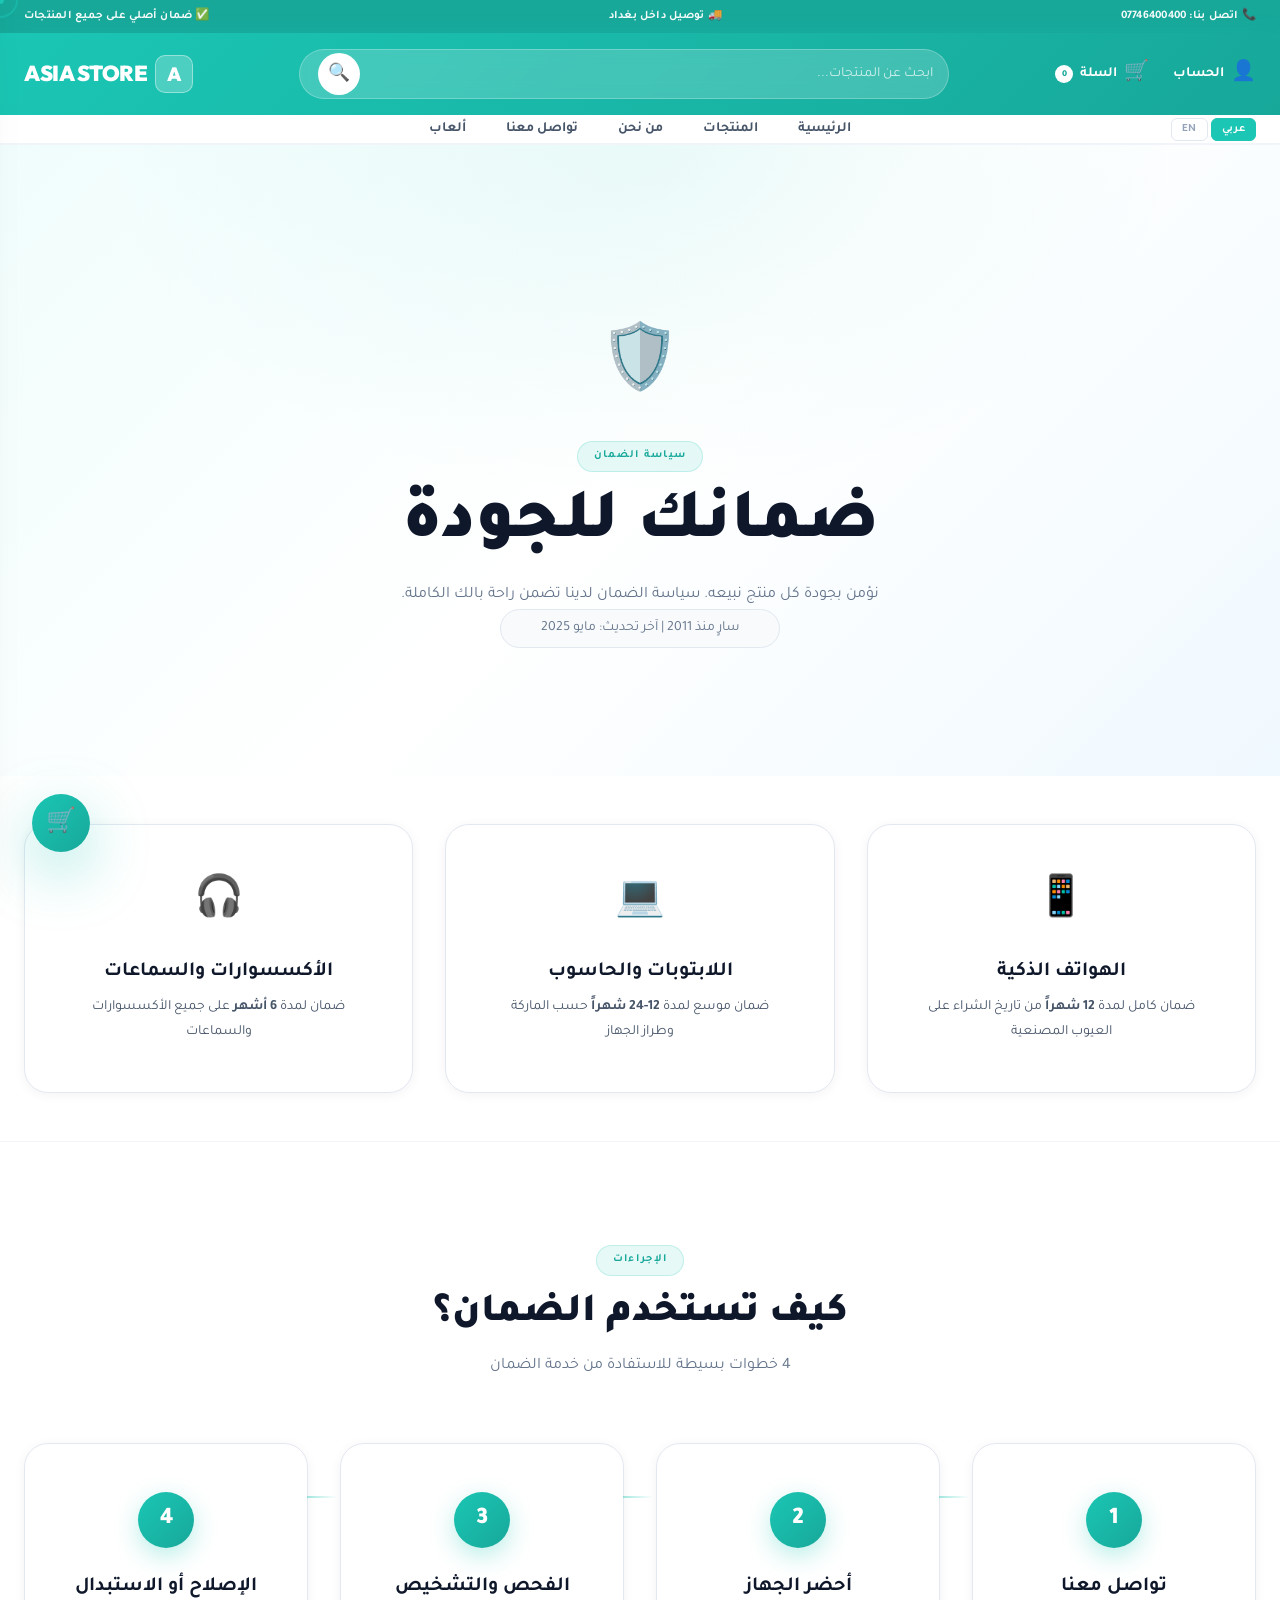
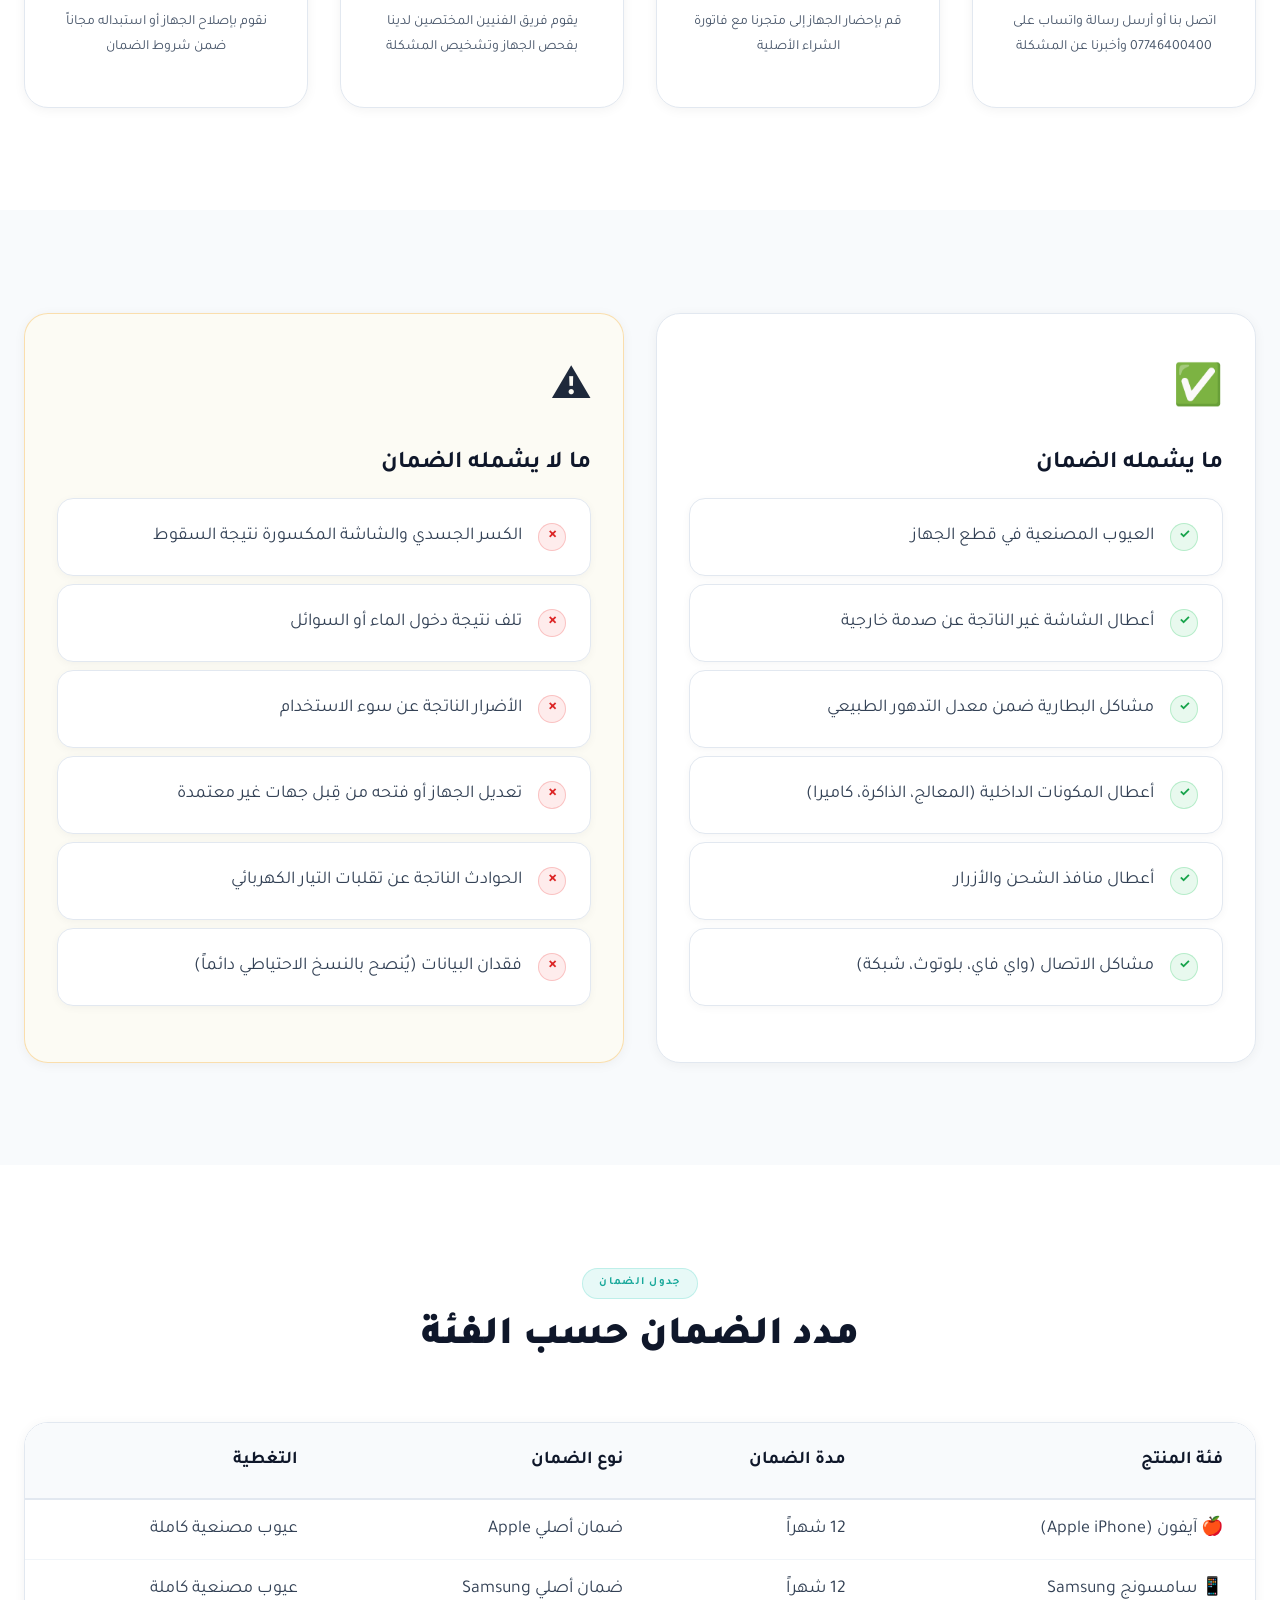
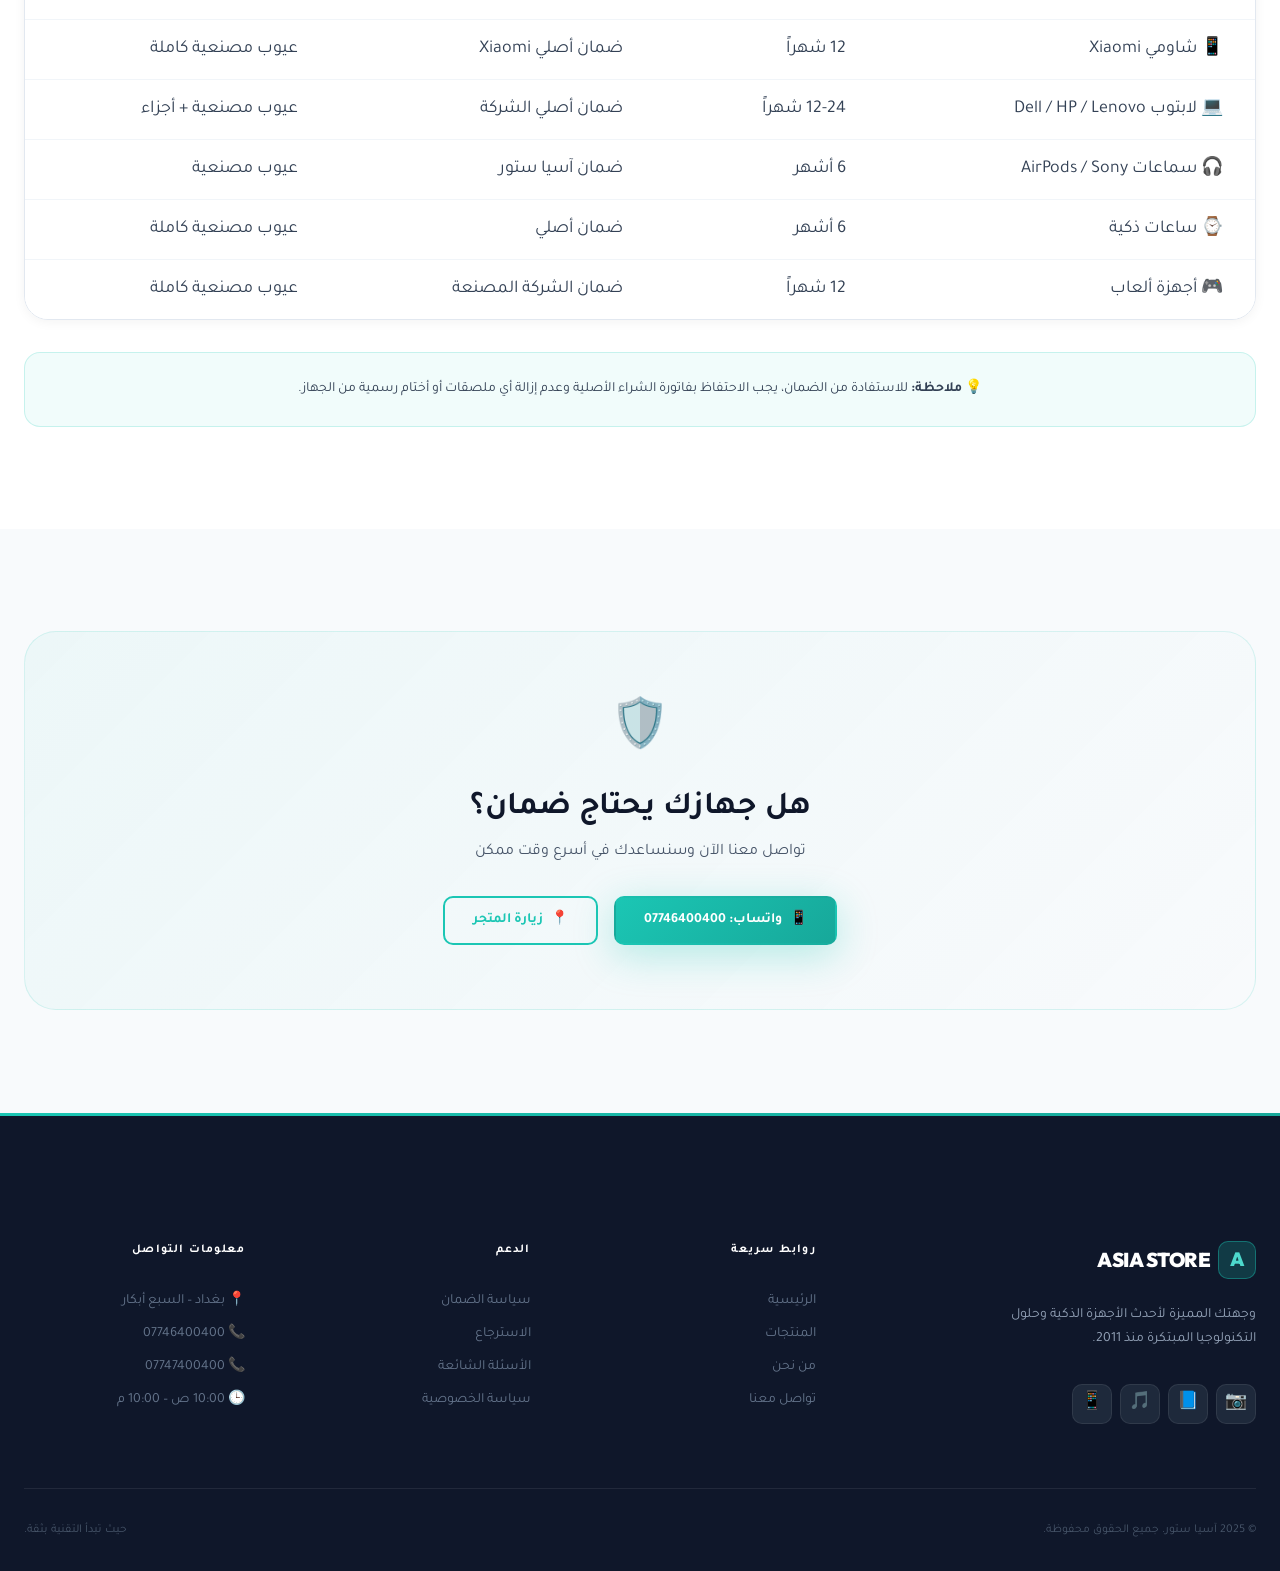
<file: pages/warranty.html>
<!DOCTYPE html>
<html lang="ar" dir="rtl">

<head>
    <meta charset="UTF-8">
    <meta name="viewport" content="width=device-width, initial-scale=1.0">
    <meta name="description" content="آسيا ستور - سياسة الضمان. ضمان حقيقي يشمل العيوب المصنعية والأداء لمدة تصل إلى سنتين">
    <title>سياسة الضمان | آسيا ستور - Asia Store</title>
    <link rel="preconnect" href="https://fonts.googleapis.com">
    <link rel="preconnect" href="https://fonts.gstatic.com" crossorigin>
    <link href="https://fonts.googleapis.com/css2?family=Inter:wght@300;400;500;600;700;900&family=Outfit:wght@300;400;500;600;700;900&family=Tajawal:wght@300;400;500;700;800;900&family=Bai+Jamjuree:wght@300;400;500;600;700&display=swap" rel="stylesheet">
    <link rel="stylesheet" href="../css/variables.css">
    <link rel="stylesheet" href="../css/base.css">
    <link rel="stylesheet" href="../css/animations.css">
    <link rel="stylesheet" href="../css/components.css">
    <link rel="stylesheet" href="../css/pages.css">
    <link rel="stylesheet" href="../css/support-pages.css">
</head>

<body>
    <!-- Custom Cursor -->
    <div class="cursor-dot" id="cursorDot"></div>
    <div class="cursor-ring" id="cursorRing"></div>

    <!-- Page Transition -->
    <div class="page-transition" id="pageTransition">
        <div class="panel"></div>
        <div class="panel"></div>
        <div class="panel"></div>
        <div class="panel"></div>
        <div class="panel"></div>
    </div>

    <!-- Toast Container -->
    <div class="toast-container" id="toastContainer"></div>

    <!-- Header -->
    <header class="header" id="header">
        <div class="header__info">
            <div class="container container--wide">
                <span>📞 اتصل بنا: 07746400400</span>
                <span>🚚 توصيل داخل بغداد</span>
                <span>✅ ضمان أصلي على جميع المنتجات</span>
            </div>
        </div>
        <div class="header__top">
            <div class="container container--wide">
                <div class="header__top-wrapper">
                    <div class="header__utilities">
                        <a href="#" class="header__util-link" id="authTrigger">
                            <span class="header__util-icon">👤</span>
                            <span class="header__util-text">الحساب</span>
                        </a>
                        <a href="#" class="header__util-link" id="cartTrigger">
                            <span class="header__util-icon">🛒</span>
                            <span class="header__util-text">السلة</span>
                            <span class="cart-count">0</span>
                        </a>
                    </div>
                    <div class="header__search">
                        <form class="search-bar" id="searchForm">
                            <input type="text" id="searchInput" placeholder="ابحث عن المنتجات...">
                            <button type="submit">🔍</button>
                        </form>
                    </div>
                    <a href="../index.html" class="header__logo">
                        <div class="header__logo-icon">A</div>
                        <span class="header__logo-text">Asia Store</span>
                    </a>
                </div>
            </div>
        </div>
        <div class="header__bottom">
            <div class="container container--wide">
                <nav class="header__nav" id="mainNav">
                    <ul class="header__nav-list">
                        <li><a href="../index.html" class="header__nav-link">الرئيسية</a></li>
                        <li><a href="products.html" class="header__nav-link">المنتجات</a></li>
                        <li><a href="about.html" class="header__nav-link">من نحن</a></li>
                        <li><a href="contact.html" class="header__nav-link">تواصل معنا</a></li>
                        <li><a href="games.html" class="header__nav-link">ألعاب</a></li>
                    </ul>
                    <div class="lang-switcher">
                        <button class="lang-btn active" data-lang="ar">عربي</button>
                        <button class="lang-btn" data-lang="en">EN</button>
                    </div>
                </nav>
                <button class="menu-toggle" id="menuToggle" aria-label="Toggle Menu">
                    <span></span><span></span><span></span>
                </button>
            </div>
        </div>
    </header>

    <!-- Support Hero -->
    <section class="support-hero">
        <div class="container" style="text-align: center; position: relative; z-index: 1;">
            <div class="support-hero__icon">🛡️</div>
            <span class="section-header__label">سياسة الضمان</span>
            <h1 class="section-header__title" style="font-size: var(--fs-hero);">ضمانك للجودة</h1>
            <p class="section-header__subtitle">نؤمن بجودة كل منتج نبيعه. سياسة الضمان لدينا تضمن راحة بالك الكاملة.</p>
            <p class="support-updated">سارٍ منذ 2011 | آخر تحديث: مايو 2025</p>
        </div>
    </section>

    <!-- Warranty Overview Cards -->
    <section class="section" style="padding: var(--space-2xl) 0; background: var(--color-white); border-bottom: 1px solid var(--color-gray-100);">
        <div class="container">
            <div class="support-cards-grid reveal">
                <div class="support-info-card">
                    <span class="support-info-card__icon">📱</span>
                    <div class="support-info-card__title">الهواتف الذكية</div>
                    <div class="support-info-card__desc">ضمان كامل لمدة <strong>12 شهراً</strong> من تاريخ الشراء على العيوب المصنعية</div>
                </div>
                <div class="support-info-card">
                    <span class="support-info-card__icon">💻</span>
                    <div class="support-info-card__title">اللابتوبات والحاسوب</div>
                    <div class="support-info-card__desc">ضمان موسع لمدة <strong>12-24 شهراً</strong> حسب الماركة وطراز الجهاز</div>
                </div>
                <div class="support-info-card">
                    <span class="support-info-card__icon">🎧</span>
                    <div class="support-info-card__title">الأكسسوارات والسماعات</div>
                    <div class="support-info-card__desc">ضمان لمدة <strong>6 أشهر</strong> على جميع الأكسسوارات والسماعات</div>
                </div>
            </div>
        </div>
    </section>

    <!-- How to Use Warranty - Steps -->
    <section class="section">
        <div class="container">
            <div class="section-header reveal" style="text-align: center; margin-bottom: var(--space-3xl);">
                <span class="section-header__label">الإجراءات</span>
                <h2 class="section-header__title">كيف تستخدم الضمان؟</h2>
                <p class="section-header__subtitle">4 خطوات بسيطة للاستفادة من خدمة الضمان</p>
            </div>
            <div class="steps-grid reveal">
                <div class="step-card">
                    <div class="step-card__number">1</div>
                    <h3 class="step-card__title">تواصل معنا</h3>
                    <p class="step-card__desc">اتصل بنا أو أرسل رسالة واتساب على 07746400400 وأخبرنا عن المشكلة</p>
                </div>
                <div class="step-card">
                    <div class="step-card__number">2</div>
                    <h3 class="step-card__title">أحضر الجهاز</h3>
                    <p class="step-card__desc">قم بإحضار الجهاز إلى متجرنا مع فاتورة الشراء الأصلية</p>
                </div>
                <div class="step-card">
                    <div class="step-card__number">3</div>
                    <h3 class="step-card__title">الفحص والتشخيص</h3>
                    <p class="step-card__desc">يقوم فريق الفنيين المختصين لدينا بفحص الجهاز وتشخيص المشكلة</p>
                </div>
                <div class="step-card">
                    <div class="step-card__number">4</div>
                    <h3 class="step-card__title">الإصلاح أو الاستبدال</h3>
                    <p class="step-card__desc">نقوم بإصلاح الجهاز أو استبداله مجاناً ضمن شروط الضمان</p>
                </div>
            </div>
        </div>
    </section>

    <!-- What's Covered / Not Covered -->
    <section class="section" style="background: var(--color-gray-50);">
        <div class="container">
            <div class="support-highlight-grid reveal">
                <div class="support-highlight-card">
                    <div class="support-highlight-card__icon">✅</div>
                    <h3>ما يشمله الضمان</h3>
                    <ul class="support-list support-list--check" style="margin-top: var(--space-md);">
                        <li class="support-list__item">
                            <span class="support-list__icon">✓</span>
                            <span>العيوب المصنعية في قطع الجهاز</span>
                        </li>
                        <li class="support-list__item">
                            <span class="support-list__icon">✓</span>
                            <span>أعطال الشاشة غير الناتجة عن صدمة خارجية</span>
                        </li>
                        <li class="support-list__item">
                            <span class="support-list__icon">✓</span>
                            <span>مشاكل البطارية ضمن معدل التدهور الطبيعي</span>
                        </li>
                        <li class="support-list__item">
                            <span class="support-list__icon">✓</span>
                            <span>أعطال المكونات الداخلية (المعالج، الذاكرة، كاميرا)</span>
                        </li>
                        <li class="support-list__item">
                            <span class="support-list__icon">✓</span>
                            <span>أعطال منافذ الشحن والأزرار</span>
                        </li>
                        <li class="support-list__item">
                            <span class="support-list__icon">✓</span>
                            <span>مشاكل الاتصال (واي فاي، بلوتوث، شبكة)</span>
                        </li>
                    </ul>
                </div>
                <div class="support-highlight-card support-highlight-card--alert">
                    <div class="support-highlight-card__icon">⚠️</div>
                    <h3>ما لا يشمله الضمان</h3>
                    <ul class="support-list" style="margin-top: var(--space-md);">
                        <li class="support-list__item">
                            <span class="support-list__icon">✗</span>
                            <span>الكسر الجسدي والشاشة المكسورة نتيجة السقوط</span>
                        </li>
                        <li class="support-list__item">
                            <span class="support-list__icon">✗</span>
                            <span>تلف نتيجة دخول الماء أو السوائل</span>
                        </li>
                        <li class="support-list__item">
                            <span class="support-list__icon">✗</span>
                            <span>الأضرار الناتجة عن سوء الاستخدام</span>
                        </li>
                        <li class="support-list__item">
                            <span class="support-list__icon">✗</span>
                            <span>تعديل الجهاز أو فتحه من قِبل جهات غير معتمدة</span>
                        </li>
                        <li class="support-list__item">
                            <span class="support-list__icon">✗</span>
                            <span>الحوادث الناتجة عن تقلبات التيار الكهربائي</span>
                        </li>
                        <li class="support-list__item">
                            <span class="support-list__icon">✗</span>
                            <span>فقدان البيانات (يُنصح بالنسخ الاحتياطي دائماً)</span>
                        </li>
                    </ul>
                </div>
            </div>
        </div>
    </section>

    <!-- Warranty Table -->
    <section class="section">
        <div class="container">
            <div class="section-header reveal" style="text-align: center; margin-bottom: var(--space-3xl);">
                <span class="section-header__label">جدول الضمان</span>
                <h2 class="section-header__title">مدد الضمان حسب الفئة</h2>
            </div>
            <div class="support-table-wrap reveal">
                <table class="support-table">
                    <thead>
                        <tr>
                            <th>فئة المنتج</th>
                            <th>مدة الضمان</th>
                            <th>نوع الضمان</th>
                            <th>التغطية</th>
                        </tr>
                    </thead>
                    <tbody>
                        <tr>
                            <td>🍎 آيفون (Apple iPhone)</td>
                            <td>12 شهراً</td>
                            <td>ضمان أصلي Apple</td>
                            <td>عيوب مصنعية كاملة</td>
                        </tr>
                        <tr>
                            <td>📱 سامسونج Samsung</td>
                            <td>12 شهراً</td>
                            <td>ضمان أصلي Samsung</td>
                            <td>عيوب مصنعية كاملة</td>
                        </tr>
                        <tr>
                            <td>📱 شاومي Xiaomi</td>
                            <td>12 شهراً</td>
                            <td>ضمان أصلي Xiaomi</td>
                            <td>عيوب مصنعية كاملة</td>
                        </tr>
                        <tr>
                            <td>💻 لابتوب Dell / HP / Lenovo</td>
                            <td>12-24 شهراً</td>
                            <td>ضمان أصلي الشركة</td>
                            <td>عيوب مصنعية + أجزاء</td>
                        </tr>
                        <tr>
                            <td>🎧 سماعات AirPods / Sony</td>
                            <td>6 أشهر</td>
                            <td>ضمان آسيا ستور</td>
                            <td>عيوب مصنعية</td>
                        </tr>
                        <tr>
                            <td>⌚ ساعات ذكية</td>
                            <td>6 أشهر</td>
                            <td>ضمان أصلي</td>
                            <td>عيوب مصنعية كاملة</td>
                        </tr>
                        <tr>
                            <td>🎮 أجهزة ألعاب</td>
                            <td>12 شهراً</td>
                            <td>ضمان الشركة المصنعة</td>
                            <td>عيوب مصنعية كاملة</td>
                        </tr>
                    </tbody>
                </table>
            </div>
            <div class="support-note reveal">
                💡 <strong>ملاحظة:</strong> للاستفادة من الضمان، يجب الاحتفاظ بفاتورة الشراء الأصلية وعدم إزالة أي ملصقات أو أختام رسمية من الجهاز.
            </div>
        </div>
    </section>

    <!-- Contact CTA -->
    <section class="section" style="background: var(--color-gray-50);">
        <div class="container">
            <div class="support-cta reveal">
                <span style="font-size: 3rem; display: block; margin-bottom: var(--space-md);">🛡️</span>
                <h2 style="font-size: var(--fs-2xl); font-weight: var(--fw-bold); color: var(--color-gray-900); margin-bottom: var(--space-sm);">هل جهازك يحتاج ضمان؟</h2>
                <p style="color: var(--color-gray-600); margin-bottom: var(--space-xl);">تواصل معنا الآن وسنساعدك في أسرع وقت ممكن</p>
                <div style="display: flex; gap: var(--space-md); justify-content: center; flex-wrap: wrap;">
                    <a href="https://wa.me/9647746400400" target="_blank" class="btn btn--primary magnetic" style="display: inline-flex; align-items: center; gap: 8px;">
                        <span>📱</span><span>واتساب: 07746400400</span>
                    </a>
                    <a href="contact.html" class="btn btn--outline magnetic" style="display: inline-flex; align-items: center; gap: 8px;">
                        <span>📍</span><span>زيارة المتجر</span>
                    </a>
                </div>
            </div>
        </div>
    </section>

    <!-- Footer -->
    <footer class="footer" id="footer">
        <div class="container">
            <div class="footer__grid">
                <div class="footer__brand">
                    <div class="footer__logo">
                        <div class="header__logo-icon">A</div>
                        <span>Asia Store</span>
                    </div>
                    <p>وجهتك المميزة لأحدث الأجهزة الذكية وحلول التكنولوجيا المبتكرة منذ 2011.</p>
                    <div class="footer__social">
                        <a href="https://www.instagram.com/asia.store.iq" target="_blank" aria-label="Instagram">📷</a>
                        <a href="https://www.facebook.com/share/1KiaEUe9XV" target="_blank" aria-label="Facebook">📘</a>
                        <a href="https://www.tiktok.com/@asia.store24" target="_blank" aria-label="TikTok">🎵</a>
                        <a href="https://wa.me/9647746400400" target="_blank" aria-label="WhatsApp">📱</a>
                    </div>
                </div>
                <div>
                    <h4 class="footer__title">روابط سريعة</h4>
                    <ul class="footer__links">
                        <li><a href="../index.html">الرئيسية</a></li>
                        <li><a href="products.html">المنتجات</a></li>
                        <li><a href="about.html">من نحن</a></li>
                        <li><a href="contact.html">تواصل معنا</a></li>
                    </ul>
                </div>
                <div>
                    <h4 class="footer__title">الدعم</h4>
                    <ul class="footer__links">
                        <li><a href="warranty.html">سياسة الضمان</a></li>
                        <li><a href="returns.html">الاسترجاع</a></li>
                        <li><a href="faq.html">الأسئلة الشائعة</a></li>
                        <li><a href="privacy.html">سياسة الخصوصية</a></li>
                    </ul>
                </div>
                <div>
                    <h4 class="footer__title">معلومات التواصل</h4>
                    <ul class="footer__links">
                        <li>📍 بغداد – السبع أبكار</li>
                        <li>📞 07746400400</li>
                        <li>📞 07747400400</li>
                        <li>🕒 10:00 ص – 10:00 م</li>
                    </ul>
                </div>
            </div>
            <div class="footer__bottom">
                <p>© 2025 آسيا ستور. جميع الحقوق محفوظة.</p>
                <p>حيث تبدأ التقنية بثقة.</p>
            </div>
        </div>
    </footer>

    <script src="../js/i18n.js"></script>
    <script src="../js/main.js"></script>
    <script src="../js/cart.js"></script>
    <script src="../js/auth.js"></script>
</body>

</html>
</file>
<file: css/variables.css>
/* ========================================
   ASIA STORE - Design Tokens & Variables
   Premium Tech Store Theme
   ======================================== */

:root {
  /* ---- Brand Colors ---- */
  --color-primary: #1bc6b4;
  --color-primary-dark: #17a89a;
  --color-primary-light: #4dd9cc;
  --color-primary-glow: rgba(27, 198, 180, 0.3);
  --color-secondary: #515D66;
  --color-accent: #DD3842;
  --color-success: #22c55e;
  --color-warning: #f59e0b;
  --color-info: #3b82f6;

  /* ---- Gradients ---- */
  --gradient-primary: linear-gradient(135deg, #1bc6b4 0%, #17a89a 100%);
  --gradient-primary-h: linear-gradient(90deg, #1bc6b4 0%, #17a89a 100%);
  --gradient-vibrant: linear-gradient(135deg, #1bc6b4 0%, #0ea5e9 100%);
  --gradient-soft: linear-gradient(180deg, #F1F5F6 0%, #FFFFFF 100%);
  --gradient-dark: linear-gradient(135deg, #0f172a 0%, #1e293b 100%);
  --gradient-hero: radial-gradient(ellipse at 70% 50%, rgba(27,198,180,0.08) 0%, transparent 60%),
                   radial-gradient(ellipse at 30% 80%, rgba(23,168,154,0.05) 0%, transparent 50%);
  --gradient-text: linear-gradient(135deg, #1bc6b4 0%, #0ea5e9 100%);
  --gradient-card: linear-gradient(145deg, rgba(255,255,255,0.9), rgba(255,255,255,0.6));

  /* ---- Neutral Colors ---- */
  --color-white: #FFFFFF;
  --color-offwhite: #F8FAFC;
  --color-gray-50: #F8FAFC;
  --color-gray-100: #F1F5F9;
  --color-gray-200: #E2E8F0;
  --color-gray-300: #CBD5E1;
  --color-gray-400: #94A3B8;
  --color-gray-500: #64748B;
  --color-gray-600: #475569;
  --color-gray-700: #334155;
  --color-gray-800: #1E293B;
  --color-gray-900: #0F172A;
  --color-black: #000000;

  /* ---- Surfaces ---- */
  --surface-main: #FFFFFF;
  --surface-alt: #F8FAFC;
  --surface-card: #FFFFFF;
  --surface-glass: rgba(255, 255, 255, 0.7);
  --surface-glass-border: rgba(255, 255, 255, 0.5);
  --surface-dark: #0F172A;
  --surface-dark-card: #1E293B;

  /* ---- Typography ---- */
  --font-primary: 'Bai Jamjuree', 'Tajawal', -apple-system, BlinkMacSystemFont, sans-serif;
  --font-arabic: 'Tajawal', 'Bai Jamjuree', sans-serif;
  --font-display: 'Outfit', 'Tajawal', sans-serif;

  --fs-xs: 0.75rem;    /* 12px */
  --fs-sm: 0.875rem;   /* 14px */
  --fs-base: 1rem;     /* 16px */
  --fs-md: 1.125rem;   /* 18px */
  --fs-lg: 1.25rem;    /* 20px */
  --fs-xl: 1.5rem;     /* 24px */
  --fs-2xl: 2rem;      /* 32px */
  --fs-3xl: 2.5rem;    /* 40px */
  --fs-4xl: 3rem;      /* 48px */
  --fs-5xl: 4rem;      /* 64px */
  --fs-6xl: 5rem;      /* 80px */
  --fs-hero: clamp(2.4rem, 5.5vw, 4.5rem);

  --fw-light: 300;
  --fw-regular: 400;
  --fw-medium: 500;
  --fw-semibold: 600;
  --fw-bold: 700;
  --fw-black: 900;

  --lh-tight: 1.1;
  --lh-snug: 1.3;
  --lh-normal: 1.5;
  --lh-relaxed: 1.75;

  /* ---- Spacing ---- */
  --space-xs: 0.25rem;
  --space-sm: 0.5rem;
  --space-md: 1rem;
  --space-lg: 1.5rem;
  --space-xl: 2rem;
  --space-2xl: 3rem;
  --space-3xl: 4rem;
  --space-4xl: 6rem;
  --space-5xl: 8rem;
  --space-section: clamp(4rem, 8vw, 7rem);

  /* ---- Border Radius ---- */
  --radius-sm: 0.375rem;
  --radius-md: 0.625rem;
  --radius-lg: 1rem;
  --radius-xl: 1.5rem;
  --radius-2xl: 2rem;
  --radius-3xl: 2.5rem;
  --radius-full: 9999px;

  /* ---- Shadows ---- */
  --shadow-xs: 0 1px 2px rgba(0,0,0,0.05);
  --shadow-sm: 0 2px 8px rgba(0,0,0,0.06), 0 1px 3px rgba(0,0,0,0.04);
  --shadow-md: 0 8px 24px rgba(0,0,0,0.08), 0 2px 8px rgba(0,0,0,0.04);
  --shadow-lg: 0 20px 40px rgba(0,0,0,0.1), 0 8px 16px rgba(0,0,0,0.06);
  --shadow-xl: 0 30px 60px rgba(0,0,0,0.12), 0 10px 30px rgba(0,0,0,0.08);
  --shadow-card: 0 4px 20px rgba(0,0,0,0.06);
  --shadow-primary: 0 10px 40px rgba(27, 198, 180, 0.3);
  --shadow-primary-lg: 0 20px 60px rgba(27, 198, 180, 0.4);
  --shadow-glow: 0 0 30px rgba(27, 198, 180, 0.25), 0 0 80px rgba(27, 198, 180, 0.1);
  --shadow-inset: inset 0 1px 0 rgba(255,255,255,0.1);

  /* ---- Transitions ---- */
  --transition-fast: 0.15s cubic-bezier(0.4, 0, 0.2, 1);
  --transition-base: 0.25s cubic-bezier(0.4, 0, 0.2, 1);
  --transition-slow: 0.4s cubic-bezier(0.4, 0, 0.2, 1);
  --transition-spring: 0.5s cubic-bezier(0.34, 1.56, 0.64, 1);
  --transition-smooth: 0.6s cubic-bezier(0.16, 1, 0.3, 1);

  /* ---- Z-Index ---- */
  --z-below: -1;
  --z-base: 1;
  --z-raised: 10;
  --z-dropdown: 100;
  --z-sticky: 200;
  --z-header: 300;
  --z-overlay: 400;
  --z-modal: 500;
  --z-toast: 600;
  --z-cursor: 9999;

  /* ---- Container ---- */
  --container-max: 1280px;
  --container-wide: 1440px;
  --container-narrow: 760px;
  --container-padding: 1.5rem;

  /* ---- Border ---- */
  --border-light: 1px solid var(--color-gray-100);
  --border-base: 1px solid var(--color-gray-200);
  --border-primary: 1px solid var(--color-primary-light);
  --border-glass: 1px solid rgba(255,255,255,0.3);
}

[dir="rtl"] {
  --font-primary: var(--font-arabic);
}

/* Dark mode intentionally disabled — site uses white background with dark text */
</file>
<file: css/base.css>
/* ========================================
   ASIA STORE - Base & Reset Styles
   ======================================== */

*,
*::before,
*::after {
  margin: 0;
  padding: 0;
  box-sizing: border-box;
}

html {
  scroll-behavior: smooth;
  font-size: 16px;
  -webkit-font-smoothing: antialiased;
  -moz-osx-font-smoothing: grayscale;
  text-rendering: optimizeLegibility;
  color-scheme: light only;
  background-color: #FFFFFF;
}

body {
  font-family: var(--font-primary);
  font-weight: var(--fw-regular);
  line-height: var(--lh-normal);
  color: #1E293B;
  background: #FFFFFF;
  overflow-x: hidden;
  min-height: 100vh;
  cursor: none;
  -webkit-text-size-adjust: 100%;
  color-scheme: light;
}

[dir="rtl"] body {
  font-family: var(--font-arabic);
}

@media (hover: none) {
  body { cursor: auto; }
}

img {
  max-width: 100%;
  height: auto;
  display: block;
}

a {
  text-decoration: none;
  color: inherit;
  transition: color var(--transition-base);
}

ul, ol { list-style: none; }

button {
  border: none;
  background: none;
  cursor: pointer;
  font-family: inherit;
  font-size: inherit;
  color: inherit;
}

input,
textarea,
select {
  font-family: inherit;
  font-size: inherit;
  color: var(--color-gray-800);
  outline: none;
  border: none;
  background: none;
}

/* ---- Containers ---- */
.container {
  width: 100%;
  max-width: var(--container-max);
  margin: 0 auto;
  padding: 0 var(--container-padding);
}
.container--wide   { max-width: var(--container-wide); }
.container--narrow { max-width: var(--container-narrow); }

/* ---- Section ---- */
.section {
  padding: var(--space-section) 0;
  position: relative;
}

/* ---- Text Utilities ---- */
.gradient-text {
  background: var(--gradient-text);
  -webkit-background-clip: text;
  -webkit-text-fill-color: transparent;
  background-clip: text;
}
.text-primary { color: var(--color-primary); }
.text-muted   { color: var(--color-gray-500); }

/* ---- Selection ---- */
::selection {
  background: rgba(27, 198, 180, 0.2);
  color: var(--color-primary-dark);
}

/* ---- Custom Scrollbar ---- */
::-webkit-scrollbar       { width: 6px; height: 6px; }
::-webkit-scrollbar-track { background: var(--color-gray-100); }
::-webkit-scrollbar-thumb { background: var(--color-primary); border-radius: var(--radius-full); }
::-webkit-scrollbar-thumb:hover { background: var(--color-primary-dark); }

/* ---- Focus Visible ---- */
:focus-visible {
  outline: 2px solid var(--color-primary);
  outline-offset: 2px;
  border-radius: var(--radius-sm);
}

/* ---- Visually Hidden ---- */
.sr-only {
  position: absolute;
  width: 1px;
  height: 1px;
  padding: 0;
  margin: -1px;
  overflow: hidden;
  clip: rect(0, 0, 0, 0);
  border: 0;
}

/* ---- Responsive utilities ---- */
@media (max-width: 768px) {
  .hide-mobile { display: none !important; }
}
@media (min-width: 769px) {
  .hide-desktop { display: none !important; }
}

/* ---- Loading state ---- */
.page-loading {
  position: fixed;
  inset: 0;
  background: var(--color-white);
  z-index: 99998;
  display: flex;
  align-items: center;
  justify-content: center;
  transition: opacity 0.4s;
}
.page-loading.hidden { opacity: 0; pointer-events: none; }

/* ---- Glass effect ---- */
.glass {
  background: var(--surface-glass);
  backdrop-filter: blur(12px);
  -webkit-backdrop-filter: blur(12px);
  border: var(--border-glass);
}

/* ---- Divider ---- */
.divider {
  height: 1px;
  background: var(--color-gray-100);
  margin: var(--space-section) 0;
}
.divider--primary {
  background: linear-gradient(90deg, transparent, var(--color-primary-light), transparent);
}
</file>
<file: css/animations.css>
/* ========================================
   ASIA STORE - Animations & 3D Effects
   Premium Transitions & Motion System
   ======================================== */

/* =============================================
   SCROLL REVEAL SYSTEM
   ============================================= */

.reveal {
  opacity: 0;
  transform: translateY(50px);
  transition: opacity 0.8s cubic-bezier(0.16, 1, 0.3, 1),
              transform 0.8s cubic-bezier(0.16, 1, 0.3, 1);
  will-change: opacity, transform;
}
.reveal.visible { opacity: 1; transform: translateY(0); }

.reveal-left {
  opacity: 0;
  transform: translateX(-60px);
  transition: opacity 0.8s cubic-bezier(0.16, 1, 0.3, 1),
              transform 0.8s cubic-bezier(0.16, 1, 0.3, 1);
}
.reveal-left.visible { opacity: 1; transform: translateX(0); }

.reveal-right {
  opacity: 0;
  transform: translateX(60px);
  transition: opacity 0.8s cubic-bezier(0.16, 1, 0.3, 1),
              transform 0.8s cubic-bezier(0.16, 1, 0.3, 1);
}
.reveal-right.visible { opacity: 1; transform: translateX(0); }

.reveal-scale {
  opacity: 0;
  transform: scale(0.88) translateY(20px);
  transition: opacity 0.8s cubic-bezier(0.16, 1, 0.3, 1),
              transform 0.8s cubic-bezier(0.16, 1, 0.3, 1);
}
.reveal-scale.visible { opacity: 1; transform: scale(1) translateY(0); }

.reveal-blur {
  opacity: 0;
  filter: blur(12px);
  transform: translateY(20px);
  transition: opacity 0.9s cubic-bezier(0.16, 1, 0.3, 1),
              filter 0.9s cubic-bezier(0.16, 1, 0.3, 1),
              transform 0.9s cubic-bezier(0.16, 1, 0.3, 1);
}
.reveal-blur.visible { opacity: 1; filter: blur(0); transform: translateY(0); }

/* Staggered Delays */
.delay-1 { transition-delay: 0.08s !important; }
.delay-2 { transition-delay: 0.16s !important; }
.delay-3 { transition-delay: 0.24s !important; }
.delay-4 { transition-delay: 0.32s !important; }
.delay-5 { transition-delay: 0.40s !important; }
.delay-6 { transition-delay: 0.48s !important; }
.delay-7 { transition-delay: 0.56s !important; }
.delay-8 { transition-delay: 0.64s !important; }

/* =============================================
   FLOAT & LEVITATION
   ============================================= */

@keyframes float {
  0%, 100% { transform: translateY(0px) rotate(0deg); }
  33%       { transform: translateY(-14px) rotate(0.5deg); }
  66%       { transform: translateY(-7px) rotate(-0.5deg); }
}
@keyframes floatLarge {
  0%, 100% { transform: translateY(0px) rotateX(0deg) rotateY(0deg); }
  25%       { transform: translateY(-18px) rotateX(1deg) rotateY(-1deg); }
  50%       { transform: translateY(-10px) rotateX(-0.5deg) rotateY(1deg); }
  75%       { transform: translateY(-20px) rotateX(0.5deg) rotateY(-0.5deg); }
}

.float      { animation: float 6s ease-in-out infinite; }
.float-slow { animation: float 9s ease-in-out infinite; }
.float-fast { animation: float 4s ease-in-out infinite; }
.float-3d   { animation: floatLarge 8s ease-in-out infinite; transform-style: preserve-3d; }

/* =============================================
   GLOW & PULSE
   ============================================= */

@keyframes pulseGlow {
  0%, 100% { box-shadow: 0 0 20px rgba(27, 198, 180, 0.2), 0 0 40px rgba(27, 198, 180, 0.1); }
  50%       { box-shadow: 0 0 40px rgba(27, 198, 180, 0.5), 0 0 80px rgba(27, 198, 180, 0.25), 0 0 120px rgba(27, 198, 180, 0.1); }
}
@keyframes pulseRing {
  0%   { transform: scale(0.95); box-shadow: 0 0 0 0 rgba(27, 198, 180, 0.5); }
  70%  { transform: scale(1); box-shadow: 0 0 0 20px rgba(27, 198, 180, 0); }
  100% { transform: scale(0.95); box-shadow: 0 0 0 0 rgba(27, 198, 180, 0); }
}
@keyframes breathe {
  0%, 100% { opacity: 0.4; transform: scale(1); }
  50%       { opacity: 0.8; transform: scale(1.05); }
}

.pulse-glow  { animation: pulseGlow 3s ease-in-out infinite; }
.pulse-ring  { animation: pulseRing 2.5s ease-in-out infinite; }
.breathe     { animation: breathe 4s ease-in-out infinite; }

/* =============================================
   GRADIENT ANIMATIONS
   ============================================= */

@keyframes gradientShift {
  0%   { background-position: 0% 50%; }
  50%  { background-position: 100% 50%; }
  100% { background-position: 0% 50%; }
}
@keyframes gradientRotate {
  0%   { filter: hue-rotate(0deg); }
  100% { filter: hue-rotate(30deg); }
}
@keyframes shimmerPass {
  0%   { transform: translateX(-100%) skewX(-12deg); }
  100% { transform: translateX(200%) skewX(-12deg); }
}

.gradient-shift {
  background-size: 200% 200%;
  animation: gradientShift 4s ease infinite;
}
.shimmer-effect {
  position: relative;
  overflow: hidden;
}
.shimmer-effect::after {
  content: '';
  position: absolute;
  inset: 0;
  background: linear-gradient(90deg, transparent 0%, rgba(255,255,255,0.25) 50%, transparent 100%);
  animation: shimmerPass 2.5s infinite;
}

/* =============================================
   3D TRANSFORMS & PERSPECTIVE
   ============================================= */

@keyframes rotate3D {
  0%   { transform: perspective(1200px) rotateY(0deg); }
  100% { transform: perspective(1200px) rotateY(360deg); }
}
@keyframes flip3D {
  0%   { transform: perspective(1000px) rotateY(0deg); }
  50%  { transform: perspective(1000px) rotateY(90deg); }
  100% { transform: perspective(1000px) rotateY(180deg); }
}
@keyframes tiltBounce {
  0%, 100% { transform: perspective(1000px) rotateX(0deg) rotateY(0deg) translateY(0); }
  25%       { transform: perspective(1000px) rotateX(3deg) rotateY(-3deg) translateY(-5px); }
  75%       { transform: perspective(1000px) rotateX(-3deg) rotateY(3deg) translateY(-3px); }
}

.rotate-3d     { animation: rotate3D 20s linear infinite; }
.tilt-3d {
  transform-style: preserve-3d;
  transition: transform var(--transition-slow), box-shadow var(--transition-slow);
}
.tilt-3d:hover {
  transform: perspective(1000px) rotateX(5deg) rotateY(-5deg) scale(1.03);
  box-shadow: var(--shadow-lg);
}

/* =============================================
   PAGE TRANSITIONS
   ============================================= */

.page-transition {
  position: fixed;
  inset: 0;
  z-index: 9999;
  pointer-events: none;
  display: flex;
}
.page-transition .panel {
  flex: 1;
  background: var(--color-primary);
  transform: scaleY(0);
  transform-origin: bottom;
  transition: none;
}
.page-transition.entering .panel {
  animation: panelEnter 0.55s cubic-bezier(0.4, 0, 0.2, 1) forwards;
}
.page-transition.leaving .panel {
  animation: panelLeave 0.45s cubic-bezier(0.4, 0, 0.2, 1) forwards;
}

@keyframes panelEnter {
  0%   { transform: scaleY(0); transform-origin: bottom; }
  100% { transform: scaleY(1); transform-origin: bottom; }
}
@keyframes panelLeave {
  0%   { transform: scaleY(1); transform-origin: top; }
  100% { transform: scaleY(0); transform-origin: top; }
}

.page-transition .panel:nth-child(1) { animation-delay: 0.00s !important; }
.page-transition .panel:nth-child(2) { animation-delay: 0.04s !important; }
.page-transition .panel:nth-child(3) { animation-delay: 0.08s !important; }
.page-transition .panel:nth-child(4) { animation-delay: 0.12s !important; }
.page-transition .panel:nth-child(5) { animation-delay: 0.16s !important; }

/* =============================================
   TEXT EFFECTS
   ============================================= */

@keyframes heroTextReveal {
  0%   { opacity: 0; transform: translateY(40px); filter: blur(8px); }
  100% { opacity: 1; transform: translateY(0); filter: blur(0); }
}
@keyframes typewriter {
  from { width: 0; }
  to   { width: 100%; }
}
@keyframes blink {
  50% { border-color: transparent; }
}
@keyframes countUp {
  from { opacity: 0; transform: translateY(15px); }
  to   { opacity: 1; transform: translateY(0); }
}
@keyframes glitch {
  0%  { transform: translate(0); }
  20% { transform: translate(-2px, 1px); }
  40% { transform: translate(2px, -1px); }
  60% { transform: translate(-1px, 2px); }
  80% { transform: translate(1px, -2px); }
  100%{ transform: translate(0); }
}

.hero-text-animate {
  animation: heroTextReveal 1s cubic-bezier(0.16, 1, 0.3, 1) forwards;
  opacity: 0;
}
.hero-text-animate:nth-child(1) { animation-delay: 0.1s; }
.hero-text-animate:nth-child(2) { animation-delay: 0.25s; }
.hero-text-animate:nth-child(3) { animation-delay: 0.4s; }
.hero-text-animate:nth-child(4) { animation-delay: 0.55s; }

.typewriter {
  overflow: hidden;
  white-space: nowrap;
  border-right: 2px solid var(--color-primary);
  animation: typewriter 2.5s steps(30) 0.5s forwards, blink 0.8s step-end infinite;
  width: 0;
}

/* =============================================
   PARTICLES
   ============================================= */

@keyframes particleFloat {
  0%   { transform: translate(0, 0) rotate(0deg); opacity: 0; }
  15%  { opacity: 1; }
  85%  { opacity: 1; }
  100% { transform: translate(var(--px, 80px), var(--py, -200px)) rotate(360deg); opacity: 0; }
}

.particle {
  position: absolute;
  width: var(--size, 5px);
  height: var(--size, 5px);
  background: var(--gradient-primary);
  border-radius: var(--radius-full);
  animation: particleFloat var(--duration, 8s) var(--delay, 0s) infinite linear;
  pointer-events: none;
  will-change: transform, opacity;
}

/* =============================================
   MARQUEE (Brands Strip)
   ============================================= */

@keyframes marqueeLeft {
  0%   { transform: translateX(0); }
  100% { transform: translateX(-50%); }
}
@keyframes marqueeRight {
  0%   { transform: translateX(-50%); }
  100% { transform: translateX(0); }
}

.marquee-track {
  display: flex;
  width: max-content;
  animation: marqueeLeft 25s linear infinite;
  will-change: transform;
}
[dir="rtl"] .marquee-track {
  animation: marqueeRight 25s linear infinite;
}
.marquee-track:hover { animation-play-state: paused; }

/* =============================================
   MAGNETIC BUTTONS
   ============================================= */

.magnetic {
  transition: transform var(--transition-spring);
}

/* =============================================
   BACKGROUND ORBS / NOISE
   ============================================= */

@keyframes orbDrift {
  0%   { transform: translate(0, 0) scale(1); }
  33%  { transform: translate(30px, -20px) scale(1.05); }
  66%  { transform: translate(-20px, 15px) scale(0.97); }
  100% { transform: translate(0, 0) scale(1); }
}

.bg-orb {
  position: absolute;
  border-radius: 50%;
  filter: blur(70px);
  opacity: 0.12;
  pointer-events: none;
  animation: orbDrift 15s ease-in-out infinite;
  will-change: transform;
}
.bg-orb--primary   { background: var(--color-primary); }
.bg-orb--secondary { background: var(--color-info); }
.bg-orb--accent    { background: var(--color-accent); }

/* =============================================
   HOVER & INTERACTION EFFECTS
   ============================================= */

@keyframes borderGlow {
  0%, 100% { border-color: var(--color-primary); box-shadow: 0 0 8px var(--color-primary-glow); }
  50%       { border-color: var(--color-primary-light); box-shadow: 0 0 20px var(--color-primary-glow); }
}
@keyframes iconBounce {
  0%, 100% { transform: translateY(0); }
  50%       { transform: translateY(-6px); }
}
@keyframes badgePop {
  0%   { transform: scale(0) rotate(-15deg); opacity: 0; }
  70%  { transform: scale(1.15) rotate(3deg); opacity: 1; }
  100% { transform: scale(1) rotate(0); opacity: 1; }
}
@keyframes cartBounce {
  0%   { transform: scale(1); }
  30%  { transform: scale(1.3) rotate(-5deg); }
  60%  { transform: scale(0.9) rotate(3deg); }
  100% { transform: scale(1) rotate(0); }
}
@keyframes successCheck {
  0%   { transform: scale(0) rotate(-30deg); opacity: 0; }
  60%  { transform: scale(1.2) rotate(5deg); opacity: 1; }
  100% { transform: scale(1) rotate(0); opacity: 1; }
}
@keyframes slideUp {
  from { opacity: 0; transform: translateY(100%); }
  to   { opacity: 1; transform: translateY(0); }
}
@keyframes fadeIn {
  from { opacity: 0; }
  to   { opacity: 1; }
}
@keyframes fadeInUp {
  from { opacity: 0; transform: translateY(30px); }
  to   { opacity: 1; transform: translateY(0); }
}
@keyframes scaleIn {
  from { transform: scale(0.85); opacity: 0; }
  to   { transform: scale(1); opacity: 1; }
}
@keyframes spinIn {
  from { transform: rotate(-90deg) scale(0); opacity: 0; }
  to   { transform: rotate(0) scale(1); opacity: 1; }
}

.icon-bounce:hover > * { animation: iconBounce 0.6s ease; }
.badge-pop { animation: badgePop 0.4s cubic-bezier(0.34, 1.56, 0.64, 1) forwards; }
.cart-bounce { animation: cartBounce 0.5s ease; }

/* =============================================
   ORBIT
   ============================================= */

@keyframes orbit {
  from { transform: rotate(0deg) translateX(var(--orbit-r, 80px)) rotate(0deg); }
  to   { transform: rotate(360deg) translateX(var(--orbit-r, 80px)) rotate(-360deg); }
}
.orbit {
  animation: orbit var(--orbit-duration, 12s) linear infinite;
}

/* =============================================
   LOADING SKELETON
   ============================================= */

@keyframes skeletonWave {
  0%   { background-position: -200% 0; }
  100% { background-position: 200% 0; }
}
.skeleton {
  background: linear-gradient(90deg, var(--color-gray-100) 25%, var(--color-gray-200) 37%, var(--color-gray-100) 63%);
  background-size: 400% 100%;
  animation: skeletonWave 1.4s ease infinite;
}

/* =============================================
   REDUCED MOTION
   ============================================= */

@media (prefers-reduced-motion: reduce) {
  *, ::before, ::after {
    animation-duration: 0.01ms !important;
    animation-iteration-count: 1 !important;
    transition-duration: 0.01ms !important;
  }
  .reveal, .reveal-left, .reveal-right, .reveal-scale, .reveal-blur {
    opacity: 1;
    transform: none;
    filter: none;
  }
}
</file>
<file: css/components.css>
/* ========================================
   ASIA STORE - Premium Components
   ======================================== */

/* =============================================
   HEADER
   ============================================= */

.header {
  position: sticky;
  top: 0;
  width: 100%;
  z-index: var(--z-header);
  transition: box-shadow var(--transition-base), background var(--transition-base);
}

/* Top info bar */
.header__info {
  background: var(--color-primary-dark);
  padding: 8px 0;
  font-size: 11.5px;
  font-weight: var(--fw-semibold);
  color: rgba(255, 255, 255, 0.95);
  letter-spacing: 0.02em;
}
.header__info .container {
  display: flex;
  justify-content: space-between;
  align-items: center;
  gap: var(--space-md);
}
.header__info-item {
  display: flex;
  align-items: center;
  gap: 6px;
}

/* Main header bar */
.header__top {
  background: var(--gradient-primary);
  color: var(--color-white);
  padding: var(--space-md) 0;
  box-shadow: 0 4px 20px rgba(27, 198, 180, 0.25);
}
.header__top-wrapper {
  display: flex;
  align-items: center;
  justify-content: space-between;
  gap: var(--space-xl);
}

/* Logo */
.header__logo {
  display: flex;
  align-items: center;
  gap: var(--space-sm);
  text-decoration: none;
  flex-shrink: 0;
}
.header__logo img {
  height: 38px;
  width: auto;
  filter: brightness(0) invert(1);
}
.header__logo-icon {
  width: 38px;
  height: 38px;
  border-radius: var(--radius-md);
  background: rgba(255, 255, 255, 0.22);
  border: 1.5px solid rgba(255, 255, 255, 0.4);
  display: flex;
  align-items: center;
  justify-content: center;
  font-size: 1.2rem;
  font-weight: var(--fw-black);
  color: var(--color-white);
  font-family: 'Outfit', sans-serif;
  flex-shrink: 0;
  letter-spacing: -0.5px;
}
.header__logo-text {
  font-weight: 900;
  font-size: 1.35rem;
  color: var(--color-white);
  letter-spacing: -0.5px;
  font-family: 'Outfit', sans-serif;
  text-transform: uppercase;
  line-height: 1;
}
.header__logo-text span { color: rgba(255, 255, 255, 0.65); }

/* Search bar */
.header__search {
  flex: 1;
  max-width: 650px;
  margin: 0 var(--space-xl);
}
.search-bar {
  display: flex;
  align-items: center;
  background: rgba(255, 255, 255, 0.18);
  border-radius: var(--radius-full);
  padding: 3px 3px 3px 18px;
  border: 1.5px solid rgba(255, 255, 255, 0.25);
  transition: var(--transition-base);
  backdrop-filter: blur(8px);
}
.search-bar:focus-within {
  background: var(--color-white);
  border-color: var(--color-white);
  box-shadow: 0 8px 32px rgba(0,0,0,0.12);
}
.search-bar input {
  flex: 1;
  background: transparent;
  border: none;
  color: var(--color-white);
  padding: 9px 12px;
  font-size: var(--fs-sm);
  font-family: inherit;
  min-width: 0;
}
.search-bar:focus-within input { color: var(--color-gray-800); }
.search-bar input::placeholder { color: rgba(255, 255, 255, 0.75); }
.search-bar:focus-within input::placeholder { color: var(--color-gray-400); }
.search-bar button {
  background: var(--color-white);
  color: var(--color-primary-dark);
  width: 42px;
  height: 42px;
  border-radius: var(--radius-full);
  display: flex;
  align-items: center;
  justify-content: center;
  font-size: 1.1rem;
  transition: var(--transition-base);
  flex-shrink: 0;
}
.search-bar button:hover {
  background: var(--color-primary);
  color: var(--color-white);
}

/* Utility links */
.header__utilities {
  display: flex;
  align-items: center;
  gap: var(--space-lg);
  flex-shrink: 0;
}
.header__util-link {
  display: flex;
  align-items: center;
  gap: 7px;
  color: var(--color-white);
  font-size: var(--fs-sm);
  font-weight: var(--fw-semibold);
  transition: var(--transition-base);
  white-space: nowrap;
  position: relative;
}
.header__util-link:hover { color: rgba(255,255,255,0.8); transform: translateY(-2px); }
.header__util-icon { font-size: 1.25rem; }
.cart-count {
  background: #fff;
  color: var(--color-primary-dark);
  font-size: 9px;
  font-weight: var(--fw-black);
  min-width: 18px;
  height: 18px;
  border-radius: var(--radius-full);
  display: flex;
  align-items: center;
  justify-content: center;
  padding: 0 4px;
}

/* Bottom nav bar */
.header__bottom {
  background: var(--color-white);
  padding: 2px 0;
  border-bottom: 2px solid var(--color-gray-100);
}
.header.scrolled .header__bottom {
  box-shadow: 0 4px 20px rgba(0,0,0,0.07);
}
.header__nav {
  display: flex;
  align-items: center;
  justify-content: center;
  position: relative;
}
.header__nav-list {
  display: flex;
  align-items: center;
  gap: var(--space-xl);
}
.header__nav-link {
  font-size: var(--fs-sm);
  font-weight: var(--fw-semibold);
  color: var(--color-gray-600);
  padding: 14px 4px;
  position: relative;
  transition: color var(--transition-base);
  white-space: nowrap;
}
.header__nav-link::after {
  content: '';
  position: absolute;
  bottom: 0;
  left: 0;
  width: 0;
  height: 3px;
  background: var(--gradient-primary);
  border-radius: var(--radius-full) var(--radius-full) 0 0;
  transition: width var(--transition-base);
}
.header__nav-link:hover, .header__nav-link.active {
  color: var(--color-primary-dark);
}
.header__nav-link:hover::after, .header__nav-link.active::after {
  width: 100%;
}

/* Language switcher */
.lang-switcher {
  display: flex;
  align-items: center;
  gap: 3px;
  position: absolute;
  left: 0;
}
[dir="rtl"] .lang-switcher {
  left: auto;
  right: 0;
}
.lang-btn {
  padding: 4px 10px;
  border-radius: var(--radius-sm);
  font-size: 11px;
  font-weight: var(--fw-bold);
  color: var(--color-gray-400);
  border: 1.5px solid var(--color-gray-200);
  transition: var(--transition-fast);
  letter-spacing: 0.03em;
}
.lang-btn:hover { color: var(--color-primary); border-color: var(--color-primary-light); }
.lang-btn.active {
  background: var(--color-primary);
  color: var(--color-white);
  border-color: var(--color-primary);
}

/* Mobile menu toggle */
.menu-toggle {
  display: none;
  flex-direction: column;
  gap: 5px;
  width: 28px;
  cursor: pointer;
  padding: 4px;
}
.menu-toggle span {
  display: block;
  height: 2.5px;
  background: var(--color-gray-700);
  border-radius: var(--radius-full);
  transition: var(--transition-base);
}
.menu-toggle.active span:nth-child(1) { transform: translateY(7.5px) rotate(45deg); }
.menu-toggle.active span:nth-child(2) { opacity: 0; transform: scaleX(0); }
.menu-toggle.active span:nth-child(3) { transform: translateY(-7.5px) rotate(-45deg); }

@media (max-width: 992px) {
  .header__search { display: none; }
  .header__nav {
    position: fixed;
    top: 0;
    right: -100%;
    width: 78%;
    max-width: 320px;
    height: 100vh;
    background: var(--color-white);
    flex-direction: column;
    justify-content: flex-start;
    padding-top: 80px;
    box-shadow: -8px 0 30px rgba(0,0,0,0.12);
    transition: right var(--transition-slow);
    z-index: var(--z-modal);
  }
  [dir="rtl"] .header__nav {
    right: auto;
    left: -100%;
    box-shadow: 8px 0 30px rgba(0,0,0,0.12);
    transition: left var(--transition-slow);
  }
  .header__nav.open { right: 0; }
  [dir="rtl"] .header__nav.open { left: 0; right: auto; }
  .header__nav-list {
    flex-direction: column;
    gap: 0;
    width: 100%;
  }
  .header__nav-link {
    width: 100%;
    padding: var(--space-md) var(--space-xl);
    border-bottom: 1px solid var(--color-gray-100);
    font-size: var(--fs-base);
  }
  .header__nav-link::after { display: none; }
  .lang-switcher {
    position: static;
    margin-top: var(--space-xl);
    padding: 0 var(--space-xl);
  }
  .menu-toggle { display: flex; }
}

/* =============================================
   BUTTONS
   ============================================= */

.btn {
  display: inline-flex;
  align-items: center;
  justify-content: center;
  gap: var(--space-sm);
  padding: 12px 28px;
  border-radius: var(--radius-md);
  font-weight: var(--fw-bold);
  font-size: var(--fs-sm);
  font-family: inherit;
  transition: all var(--transition-base);
  cursor: pointer;
  text-decoration: none;
  white-space: nowrap;
  position: relative;
  overflow: hidden;
  border: 2px solid transparent;
}
.btn::before {
  content: '';
  position: absolute;
  inset: 0;
  background: rgba(255,255,255,0.15);
  opacity: 0;
  transition: opacity var(--transition-fast);
}
.btn:hover::before { opacity: 1; }
.btn:active { transform: scale(0.97); }

.btn--primary {
  background: var(--gradient-primary);
  color: var(--color-white);
  box-shadow: var(--shadow-primary);
}
.btn--primary:hover {
  box-shadow: var(--shadow-primary-lg);
  transform: translateY(-2px);
}

.btn--outline {
  background: transparent;
  color: var(--color-primary);
  border-color: var(--color-primary);
}
.btn--outline:hover {
  background: var(--color-primary);
  color: var(--color-white);
}

.btn--outline-dark {
  background: transparent;
  color: var(--color-gray-700);
  border-color: var(--color-gray-300);
}
.btn--outline-dark:hover {
  border-color: var(--color-primary);
  color: var(--color-primary);
  transform: translateY(-1px);
}

.btn--ghost {
  background: rgba(255,255,255,0.12);
  color: var(--color-white);
  border-color: rgba(255,255,255,0.25);
  backdrop-filter: blur(8px);
}
.btn--ghost:hover {
  background: rgba(255,255,255,0.22);
  border-color: rgba(255,255,255,0.4);
}

.btn--dark {
  background: var(--color-gray-900);
  color: var(--color-white);
}
.btn--dark:hover { background: var(--color-gray-700); }

.btn--sm { padding: 8px 18px; font-size: var(--fs-xs); }
.btn--md { padding: 12px 28px; font-size: var(--fs-sm); }
.btn--lg { padding: 16px 40px; font-size: var(--fs-base); border-radius: var(--radius-lg); }
.btn--xl { padding: 20px 48px; font-size: var(--fs-md); border-radius: var(--radius-lg); }
.btn--full { width: 100%; }

.btn--icon {
  padding: 10px;
  width: 42px;
  height: 42px;
  border-radius: var(--radius-md);
}

/* =============================================
   PRODUCT CARDS
   ============================================= */

.product-card {
  background: var(--surface-card);
  border: 1.5px solid var(--color-gray-100);
  border-radius: var(--radius-xl);
  padding: var(--space-lg);
  transition: transform var(--transition-slow), border-color var(--transition-base),
              box-shadow var(--transition-slow);
  display: flex;
  flex-direction: column;
  position: relative;
  overflow: hidden;
  transform-style: preserve-3d;
  will-change: transform;
}
.product-card::before {
  content: '';
  position: absolute;
  inset: 0;
  background: var(--gradient-card);
  opacity: 0;
  transition: opacity var(--transition-slow);
  z-index: 0;
  border-radius: inherit;
}
.product-card:hover {
  border-color: var(--color-primary-light);
  box-shadow: var(--shadow-lg), 0 0 0 3px rgba(27,198,180,0.06);
}
.product-card:hover::before { opacity: 1; }
.product-card > * { position: relative; z-index: 1; }

/* Card shine overlay (set via JS) */
.card-shine {
  position: absolute;
  inset: 0;
  border-radius: inherit;
  pointer-events: none;
  z-index: 2;
  transition: opacity var(--transition-fast);
}

/* Badge */
.product-card__badge {
  position: absolute;
  top: 14px;
  left: 14px;
  background: var(--color-accent);
  color: var(--color-white);
  padding: 4px 10px;
  font-size: 10px;
  font-weight: var(--fw-black);
  border-radius: var(--radius-sm);
  z-index: 3;
  letter-spacing: 0.03em;
  text-transform: uppercase;
  animation: badgePop 0.4s cubic-bezier(0.34, 1.56, 0.64, 1);
}
[dir="rtl"] .product-card__badge { left: auto; right: 14px; }
.product-card__badge--new { background: var(--color-primary); }
.product-card__badge--sale { background: var(--color-accent); }
.product-card__badge--hot { background: #f97316; }

/* Image area */
.product-card__image {
  height: 195px;
  margin-bottom: var(--space-lg);
  display: flex;
  align-items: center;
  justify-content: center;
  position: relative;
  border-radius: var(--radius-lg);
  background: var(--color-gray-50);
  overflow: hidden;
  transition: background var(--transition-base);
}
.product-card:hover .product-card__image {
  background: rgba(27, 198, 180, 0.04);
}
.product-card__image img {
  max-height: 100%;
  max-width: 100%;
  object-fit: contain;
  transition: transform var(--transition-slow);
}
.product-card:hover .product-card__image img {
  transform: scale(1.08) translateY(-4px);
}

/* Quick-view overlay */
.product-card__overlay {
  position: absolute;
  inset: 0;
  background: rgba(0,0,0,0.35);
  backdrop-filter: blur(4px);
  display: flex;
  align-items: center;
  justify-content: center;
  opacity: 0;
  transition: opacity var(--transition-base);
  border-radius: inherit;
}
.product-card:hover .product-card__overlay { opacity: 1; }
.product-card__overlay-btn {
  background: var(--color-white);
  color: var(--color-gray-800);
  padding: 8px 18px;
  border-radius: var(--radius-full);
  font-size: var(--fs-xs);
  font-weight: var(--fw-bold);
  transform: translateY(8px);
  transition: transform var(--transition-base);
}
.product-card:hover .product-card__overlay-btn { transform: translateY(0); }

/* Info area */
.product-card__category {
  font-size: 10px;
  color: var(--color-primary-dark);
  margin-bottom: 5px;
  text-transform: uppercase;
  font-weight: var(--fw-bold);
  letter-spacing: 0.08em;
}
.product-card__title {
  font-size: var(--fs-base);
  font-weight: var(--fw-bold);
  color: #1E293B;
  margin-bottom: var(--space-md);
  line-height: 1.4;
  height: 2.8em;
  overflow: hidden;
  display: -webkit-box;
  -webkit-line-clamp: 2;
  -webkit-box-orient: vertical;
}
.product-card__actions {
  display: flex;
  align-items: center;
  justify-content: space-between;
  margin-top: auto;
  gap: var(--space-sm);
}
.product-card__price {
  font-size: var(--fs-lg);
  font-weight: var(--fw-black);
  color: var(--color-primary-dark);
  line-height: 1;
}
.product-card__old-price {
  font-size: var(--fs-xs);
  color: #94A3B8;
  text-decoration: line-through;
  margin-top: 2px;
}

/* =============================================
   FEATURE CARDS
   ============================================= */

.feature-card {
  background: var(--color-white);
  border: 1.5px solid var(--color-gray-100);
  border-radius: var(--radius-xl);
  padding: var(--space-2xl);
  transition: transform var(--transition-slow), border-color var(--transition-base),
              box-shadow var(--transition-slow);
  text-align: center;
  position: relative;
  overflow: hidden;
}
.feature-card::after {
  content: '';
  position: absolute;
  inset: -1px;
  border-radius: inherit;
  padding: 1px;
  background: var(--gradient-primary);
  -webkit-mask: linear-gradient(#fff 0 0) content-box, linear-gradient(#fff 0 0);
  -webkit-mask-composite: xor;
  mask-composite: exclude;
  opacity: 0;
  transition: opacity var(--transition-base);
}
.feature-card:hover {
  transform: translateY(-8px);
  box-shadow: var(--shadow-xl);
  border-color: transparent;
}
.feature-card:hover::after { opacity: 1; }

.feature-card__icon {
  width: 70px;
  height: 70px;
  border-radius: var(--radius-xl);
  background: linear-gradient(135deg, rgba(27,198,180,0.12) 0%, rgba(27,198,180,0.06) 100%);
  display: flex;
  align-items: center;
  justify-content: center;
  font-size: 2rem;
  margin: 0 auto var(--space-lg);
  transition: var(--transition-base);
}
.feature-card:hover .feature-card__icon {
  background: var(--gradient-primary);
  transform: scale(1.1) rotate(5deg);
}
.feature-card__title {
  font-size: var(--fs-md);
  font-weight: var(--fw-bold);
  color: #1E293B;
  margin-bottom: var(--space-sm);
}
.feature-card__desc {
  font-size: var(--fs-sm);
  color: #64748B;
  line-height: var(--lh-relaxed);
}

/* =============================================
   SECTION HEADERS
   ============================================= */

.section-header {
  text-align: center;
  margin-bottom: var(--space-3xl);
}
.section-header__label {
  display: inline-block;
  color: var(--color-primary-dark);
  background: rgba(27, 198, 180, 0.1);
  font-size: 11px;
  font-weight: var(--fw-bold);
  text-transform: uppercase;
  letter-spacing: 0.12em;
  padding: 6px 16px;
  border-radius: var(--radius-full);
  margin-bottom: var(--space-md);
  border: 1px solid rgba(27, 198, 180, 0.2);
}
.section-header__title {
  font-size: var(--fs-3xl);
  font-weight: var(--fw-black);
  color: #0F172A;
  margin-bottom: var(--space-md);
  line-height: var(--lh-tight);
}
.section-header__subtitle {
  font-size: var(--fs-base);
  color: #64748B;
  max-width: 580px;
  margin: 0 auto;
  line-height: var(--lh-relaxed);
}

/* =============================================
   FOOTER
   ============================================= */

.footer {
  background: var(--color-gray-900);
  color: var(--color-gray-400);
  padding: var(--space-5xl) 0 var(--space-xl);
  position: relative;
  overflow: hidden;
}
.footer::before {
  content: '';
  position: absolute;
  top: 0;
  left: 0;
  right: 0;
  height: 3px;
  background: var(--gradient-primary);
}

.footer__grid {
  display: grid;
  grid-template-columns: 1.7fr repeat(3, 1fr);
  gap: var(--space-3xl);
  margin-bottom: var(--space-3xl);
}

.footer__brand img {
  height: 42px;
  filter: brightness(0) invert(1);
  margin-bottom: var(--space-lg);
}
.footer__logo {
  display: flex;
  align-items: center;
  gap: var(--space-sm);
  margin-bottom: var(--space-lg);
  text-decoration: none;
}
.footer__logo .header__logo-icon {
  background: rgba(27, 198, 180, 0.2);
  border-color: rgba(27, 198, 180, 0.4);
  color: var(--color-primary-light);
}
.footer__logo span {
  font-weight: 900;
  font-size: 1.25rem;
  color: #FFFFFF;
  font-family: 'Outfit', sans-serif;
  text-transform: uppercase;
  letter-spacing: -0.5px;
}
.footer__brand p {
  color: #94A3B8;
  font-size: var(--fs-sm);
  line-height: var(--lh-relaxed);
  max-width: 280px;
}

.footer__title {
  font-size: var(--fs-xs);
  font-weight: var(--fw-bold);
  color: var(--color-white);
  margin-bottom: var(--space-xl);
  text-transform: uppercase;
  letter-spacing: 0.1em;
}
.footer__links li { margin-bottom: 12px; }
.footer__links a {
  color: var(--color-gray-500);
  font-size: var(--fs-sm);
  transition: var(--transition-base);
  display: inline-flex;
  align-items: center;
  gap: 6px;
}
.footer__links a:hover {
  color: var(--color-primary);
  padding-left: 5px;
}
[dir="rtl"] .footer__links a:hover { padding-left: 0; padding-right: 5px; }
.footer__links li:not([class]) { color: var(--color-gray-500); font-size: var(--fs-sm); }

.footer__social {
  display: flex;
  gap: var(--space-sm);
  margin-top: var(--space-xl);
}
.footer__social a {
  width: 40px;
  height: 40px;
  border-radius: var(--radius-md);
  background: var(--surface-dark-card);
  border: 1px solid rgba(255,255,255,0.08);
  display: flex;
  align-items: center;
  justify-content: center;
  font-size: 1.1rem;
  color: var(--color-gray-400);
  transition: var(--transition-base);
}
.footer__social a:hover {
  background: var(--color-primary);
  color: var(--color-white);
  border-color: var(--color-primary);
  transform: translateY(-4px);
  box-shadow: 0 8px 20px rgba(27,198,180,0.4);
}

.footer__bottom {
  border-top: 1px solid rgba(255,255,255,0.08);
  padding-top: var(--space-xl);
  display: flex;
  justify-content: space-between;
  align-items: center;
  flex-wrap: wrap;
  gap: var(--space-md);
}
.footer__bottom p {
  color: var(--color-gray-600);
  font-size: var(--fs-xs);
}

@media (max-width: 1024px) {
  .footer__grid { grid-template-columns: 1fr 1fr; }
}
@media (max-width: 576px) {
  .footer__grid { grid-template-columns: 1fr; }
  .footer__bottom { flex-direction: column; text-align: center; }
}

/* =============================================
   SHOPPING CART SIDEBAR
   ============================================= */

.cart-overlay {
  position: fixed;
  inset: 0;
  background: rgba(0, 0, 0, 0.55);
  backdrop-filter: blur(6px);
  z-index: calc(var(--z-modal) - 1);
  opacity: 0;
  visibility: hidden;
  transition: var(--transition-base);
}
.cart-overlay.active { opacity: 1; visibility: visible; }

.cart-sidebar {
  position: fixed;
  top: 0;
  right: 0;
  width: 100%;
  max-width: 440px;
  height: 100vh;
  background: var(--color-white);
  z-index: var(--z-modal);
  transform: translateX(110%);
  transition: transform 0.45s cubic-bezier(0.4, 0, 0.2, 1);
  display: flex;
  flex-direction: column;
  box-shadow: -10px 0 50px rgba(0,0,0,0.15);
}
[dir="rtl"] .cart-sidebar {
  right: auto;
  left: 0;
  transform: translateX(-110%);
  box-shadow: 10px 0 50px rgba(0,0,0,0.15);
}
.cart-sidebar.open { transform: translateX(0); }

.cart-header {
  padding: var(--space-xl) var(--space-2xl);
  border-bottom: 1px solid var(--color-gray-100);
  display: flex;
  justify-content: space-between;
  align-items: center;
  background: linear-gradient(135deg, rgba(27,198,180,0.06) 0%, white 100%);
}
.cart-header h3 {
  font-size: var(--fs-xl);
  font-weight: var(--fw-black);
  color: #0F172A;
  font-family: 'Outfit', sans-serif;
}
.cart-close {
  width: 36px;
  height: 36px;
  border-radius: var(--radius-md);
  background: var(--color-gray-100);
  color: var(--color-gray-500);
  font-size: 1.3rem;
  display: flex;
  align-items: center;
  justify-content: center;
  transition: var(--transition-base);
}
.cart-close:hover {
  background: var(--color-accent);
  color: var(--color-white);
  transform: rotate(90deg);
}

.cart-items {
  flex: 1;
  overflow-y: auto;
  padding: var(--space-lg) var(--space-xl);
  display: flex;
  flex-direction: column;
  gap: var(--space-md);
}
.cart-empty {
  text-align: center;
  color: var(--color-gray-400);
  padding: var(--space-3xl) 0;
  font-size: var(--fs-sm);
}
.cart-empty .empty-icon {
  font-size: 3.5rem;
  margin-bottom: var(--space-md);
  opacity: 0.5;
}

.cart-item {
  display: flex;
  gap: var(--space-md);
  align-items: flex-start;
  background: var(--color-gray-50);
  padding: var(--space-md);
  border-radius: var(--radius-lg);
  border: 1.5px solid transparent;
  transition: var(--transition-base);
  position: relative;
}
.cart-item:hover {
  background: var(--color-white);
  border-color: var(--color-primary-light);
  box-shadow: var(--shadow-sm);
}
.cart-item__image {
  width: 64px;
  height: 64px;
  object-fit: contain;
  border-radius: var(--radius-md);
  background: var(--color-white);
  padding: 4px;
}
.cart-item__info { flex: 1; min-width: 0; }
.cart-item__title {
  font-size: var(--fs-sm);
  font-weight: var(--fw-bold);
  color: #0F172A;
  margin-bottom: 4px;
  overflow: hidden;
  text-overflow: ellipsis;
  white-space: nowrap;
}
.cart-item__price {
  font-size: var(--fs-sm);
  color: var(--color-primary-dark);
  font-weight: var(--fw-black);
  margin-bottom: var(--space-sm);
}
.cart-item__qty {
  display: flex;
  align-items: center;
  gap: 8px;
}
.cart-item__qty button {
  background: var(--color-white);
  color: var(--color-gray-700);
  border: 1.5px solid var(--color-gray-200);
  width: 26px;
  height: 26px;
  border-radius: var(--radius-sm);
  display: flex;
  align-items: center;
  justify-content: center;
  font-size: var(--fs-sm);
  font-weight: var(--fw-bold);
  transition: var(--transition-fast);
  cursor: pointer;
}
.cart-item__qty button:hover {
  background: var(--color-primary);
  color: var(--color-white);
  border-color: var(--color-primary);
}
.cart-item__qty span {
  font-weight: var(--fw-bold);
  color: #1E293B;
  min-width: 22px;
  text-align: center;
}
.cart-item__remove {
  position: absolute;
  top: var(--space-sm);
  left: var(--space-sm);
  background: transparent;
  color: var(--color-gray-300);
  cursor: pointer;
  font-size: 1.1rem;
  line-height: 1;
  transition: color var(--transition-fast);
}
[dir="rtl"] .cart-item__remove { left: auto; right: var(--space-sm); }
.cart-item__remove:hover { color: var(--color-accent); }

.cart-footer {
  padding: var(--space-xl) var(--space-2xl);
  border-top: 1px solid var(--color-gray-100);
  background: var(--color-white);
}
.cart-total {
  display: flex;
  justify-content: space-between;
  align-items: center;
  margin-bottom: var(--space-lg);
}
.cart-total__label { font-size: var(--fs-sm); color: #64748B; }
.cart-total__amount {
  font-size: var(--fs-2xl);
  font-weight: var(--fw-black);
  color: #0F172A;
}

.cart-fab {
  position: fixed;
  bottom: var(--space-2xl);
  left: var(--space-xl);
  width: 58px;
  height: 58px;
  border-radius: var(--radius-full);
  background: var(--gradient-primary);
  color: var(--color-white);
  box-shadow: var(--shadow-primary-lg);
  display: flex;
  align-items: center;
  justify-content: center;
  font-size: 1.5rem;
  z-index: var(--z-sticky);
  cursor: pointer;
  border: none;
  transition: transform var(--transition-spring);
}
[dir="ltr"] .cart-fab { left: auto; right: var(--space-xl); }
.cart-fab:hover { transform: scale(1.1) translateY(-4px); }

.cart-fab__badge {
  position: absolute;
  top: -4px;
  right: -4px;
  background: var(--color-accent);
  color: var(--color-white);
  font-size: 0.65rem;
  font-weight: var(--fw-black);
  min-width: 22px;
  height: 22px;
  border-radius: var(--radius-full);
  display: flex;
  align-items: center;
  justify-content: center;
  border: 2px solid var(--color-white);
}
[dir="rtl"] .cart-fab__badge { right: auto; left: -4px; }

/* =============================================
   AUTH MODAL
   ============================================= */

.auth-overlay {
  position: fixed;
  inset: 0;
  background: rgba(0,0,0,0.45);
  backdrop-filter: blur(10px);
  z-index: calc(var(--z-modal) + 10);
  opacity: 0;
  visibility: hidden;
  transition: var(--transition-base);
}
.auth-overlay.active { opacity: 1; visibility: visible; }

.auth-modal {
  position: fixed;
  top: 50%;
  left: 50%;
  transform: translate(-50%, -42%) scale(0.95);
  width: 90%;
  max-width: 440px;
  background: var(--color-white);
  border-radius: var(--radius-2xl);
  padding: var(--space-2xl);
  z-index: calc(var(--z-modal) + 11);
  box-shadow: var(--shadow-xl);
  opacity: 0;
  visibility: hidden;
  transition: all 0.4s cubic-bezier(0.34, 1.56, 0.64, 1);
}
.auth-modal.active {
  opacity: 1;
  visibility: visible;
  transform: translate(-50%, -50%) scale(1);
}
.auth-close {
  position: absolute;
  top: 20px;
  right: 20px;
  width: 32px;
  height: 32px;
  background: var(--color-gray-100);
  border-radius: var(--radius-md);
  display: flex;
  align-items: center;
  justify-content: center;
  font-size: 1.1rem;
  color: var(--color-gray-400);
  cursor: pointer;
  transition: var(--transition-base);
}
[dir="rtl"] .auth-close { right: auto; left: 20px; }
.auth-close:hover { background: var(--color-accent); color: var(--color-white); }

.auth-tabs {
  display: flex;
  gap: var(--space-xs);
  background: var(--color-gray-100);
  border-radius: var(--radius-md);
  padding: 4px;
  margin-bottom: var(--space-xl);
}
.auth-tab {
  flex: 1;
  text-align: center;
  padding: 10px;
  border-radius: var(--radius-sm);
  font-weight: var(--fw-semibold);
  font-size: var(--fs-sm);
  color: var(--color-gray-500);
  cursor: pointer;
  background: transparent;
  border: none;
  font-family: inherit;
  transition: var(--transition-fast);
}
.auth-tab.active {
  background: var(--color-white);
  color: var(--color-primary-dark);
  box-shadow: var(--shadow-sm);
}
.auth-form { display: none; }
.auth-form.active { display: block; }

.form-group { margin-bottom: var(--space-lg); }
.form-group label {
  display: block;
  font-size: var(--fs-xs);
  font-weight: var(--fw-bold);
  color: #334155;
  margin-bottom: 7px;
  letter-spacing: 0.03em;
}
.form-group input,
.form-group textarea,
.form-group select {
  width: 100%;
  padding: 12px 16px;
  border: 1.5px solid #E2E8F0;
  border-radius: var(--radius-md);
  font-family: inherit;
  font-size: var(--fs-sm);
  color: #1E293B;
  background: #FFFFFF;
  transition: border-color var(--transition-fast), box-shadow var(--transition-fast);
}
.form-group input:focus,
.form-group textarea:focus {
  border-color: var(--color-primary);
  outline: none;
  box-shadow: 0 0 0 3px rgba(27, 198, 180, 0.12);
}
.form-group textarea {
  min-height: 130px;
  resize: vertical;
  line-height: var(--lh-relaxed);
}

.auth-footer {
  text-align: center;
  padding-top: var(--space-lg);
  font-size: var(--fs-sm);
  color: #475569;
}

/* =============================================
   TOAST NOTIFICATIONS
   ============================================= */

.toast-container {
  position: fixed;
  bottom: var(--space-2xl);
  left: 50%;
  transform: translateX(-50%);
  z-index: var(--z-toast);
  display: flex;
  flex-direction: column;
  gap: var(--space-sm);
  align-items: center;
  pointer-events: none;
}
.toast {
  background: var(--color-gray-900);
  color: var(--color-white);
  padding: 12px 24px;
  border-radius: var(--radius-full);
  font-size: var(--fs-sm);
  font-weight: var(--fw-semibold);
  box-shadow: var(--shadow-xl);
  pointer-events: auto;
  animation: slideUp 0.4s cubic-bezier(0.34, 1.56, 0.64, 1);
  display: flex;
  align-items: center;
  gap: var(--space-sm);
}
.toast--success { background: var(--color-success); }
.toast--error   { background: var(--color-accent); }
.toast--info    { background: var(--color-primary-dark); }

/* =============================================
   CUSTOM CURSOR
   ============================================= */

.cursor-dot,
.cursor-ring {
  position: fixed;
  top: 0;
  left: 0;
  border-radius: 50%;
  pointer-events: none;
  z-index: var(--z-cursor);
  transition: opacity var(--transition-base);
}
.cursor-dot {
  width: 8px;
  height: 8px;
  background: var(--color-primary);
  margin: -4px 0 0 -4px;
}
.cursor-ring {
  width: 36px;
  height: 36px;
  border: 2px solid rgba(27, 198, 180, 0.5);
  margin: -18px 0 0 -18px;
  transition: transform 0.12s ease, width 0.2s, height 0.2s, border-color 0.2s;
}
body:not(.has-mouse) .cursor-dot,
body:not(.has-mouse) .cursor-ring { display: none; }

@media (max-width: 768px) {
  .cursor-dot, .cursor-ring { display: none; }
}

/* =============================================
   BRAND / MARQUEE SECTION
   ============================================= */

.brands-section {
  padding: var(--space-xl) 0;
  background: var(--color-gray-50);
  border-top: 1px solid var(--color-gray-100);
  border-bottom: 1px solid var(--color-gray-100);
  overflow: hidden;
}
.brands-section__header {
  font-size: var(--fs-xs);
  font-weight: var(--fw-bold);
  color: var(--color-gray-400);
  text-align: center;
  text-transform: uppercase;
  letter-spacing: 0.12em;
  margin-bottom: var(--space-lg);
}
.marquee-wrapper {
  overflow: hidden;
  position: relative;
}
.marquee-wrapper::before,
.marquee-wrapper::after {
  content: '';
  position: absolute;
  top: 0;
  width: 80px;
  height: 100%;
  z-index: 2;
}
.marquee-wrapper::before {
  left: 0;
  background: linear-gradient(to right, var(--color-gray-50), transparent);
}
.marquee-wrapper::after {
  right: 0;
  background: linear-gradient(to left, var(--color-gray-50), transparent);
}

.brand-item {
  display: inline-flex;
  align-items: center;
  padding: 0 var(--space-3xl);
  font-weight: var(--fw-black);
  font-size: var(--fs-lg);
  color: var(--color-gray-300);
  font-family: 'Outfit', sans-serif;
  letter-spacing: -0.5px;
  white-space: nowrap;
  transition: color var(--transition-base);
}
.brand-item:hover { color: var(--color-primary); }
.brand-item span.dot {
  display: inline-block;
  width: 5px;
  height: 5px;
  border-radius: 50%;
  background: var(--color-gray-300);
  margin-left: var(--space-3xl);
  vertical-align: middle;
}

/* =============================================
   STAT / COUNTER CARDS
   ============================================= */

.stat-card {
  text-align: center;
  padding: var(--space-2xl);
  background: var(--color-white);
  border-radius: var(--radius-xl);
  border: 1.5px solid var(--color-gray-100);
  transition: transform var(--transition-slow), box-shadow var(--transition-slow);
}
.stat-card:hover {
  transform: translateY(-6px);
  box-shadow: var(--shadow-lg);
  border-color: var(--color-primary-light);
}
.stat-card__number {
  font-size: var(--fs-4xl);
  font-weight: var(--fw-black);
  background: var(--gradient-primary);
  -webkit-background-clip: text;
  -webkit-text-fill-color: transparent;
  background-clip: text;
  margin-bottom: var(--space-xs);
  line-height: 1;
  font-family: 'Outfit', sans-serif;
}
.stat-card__label {
  font-size: var(--fs-sm);
  color: var(--color-gray-500);
  font-weight: var(--fw-medium);
}
</file>
<file: css/pages.css>
/* ========================================
   ASIA STORE - Page-Specific Styles
   White + Dark Text Theme
   ======================================== */

/* =============================================
   HOME - HERO SECTION
   ============================================= */

.hero {
  position: relative;
  min-height: 90vh;
  display: flex;
  align-items: center;
  background: var(--color-white);
  overflow: hidden;
  padding: var(--space-5xl) 0 var(--space-3xl);
}

/* Subtle background orbs */
.hero__bg-orb {
  position: absolute;
  border-radius: 50%;
  filter: blur(90px);
  pointer-events: none;
}
.hero__bg-orb--1 {
  width: 500px;
  height: 500px;
  top: -100px;
  right: -100px;
  background: radial-gradient(circle, rgba(27,198,180,0.12) 0%, transparent 70%);
}
.hero__bg-orb--2 {
  width: 350px;
  height: 350px;
  bottom: -50px;
  left: 10%;
  background: radial-gradient(circle, rgba(23,168,154,0.08) 0%, transparent 70%);
}
.hero__bg-orb--3 {
  width: 250px;
  height: 250px;
  top: 30%;
  left: 35%;
  background: radial-gradient(circle, rgba(14,165,233,0.06) 0%, transparent 70%);
}

/* Grid lines decoration */
.hero__grid-decoration {
  position: absolute;
  inset: 0;
  background-image:
    linear-gradient(rgba(27,198,180,0.03) 1px, transparent 1px),
    linear-gradient(90deg, rgba(27,198,180,0.03) 1px, transparent 1px);
  background-size: 50px 50px;
  pointer-events: none;
}

.hero__container {
  display: grid;
  grid-template-columns: 1fr 1fr;
  align-items: center;
  gap: var(--space-4xl);
  position: relative;
  z-index: 2;
}

/* Hero content */
.hero__content { z-index: 2; }

.hero__badge {
  display: inline-flex;
  align-items: center;
  gap: 8px;
  padding: 8px 18px;
  background: rgba(27, 198, 180, 0.08);
  border: 1.5px solid rgba(27, 198, 180, 0.2);
  color: var(--color-primary-dark);
  font-size: var(--fs-xs);
  font-weight: var(--fw-bold);
  border-radius: var(--radius-full);
  margin-bottom: var(--space-xl);
  letter-spacing: 0.05em;
  text-transform: uppercase;
}
.hero__badge-dot {
  width: 6px;
  height: 6px;
  background: var(--color-primary);
  border-radius: 50%;
  animation: breathe 2s ease-in-out infinite;
}

.hero__title {
  font-size: var(--fs-hero);
  font-weight: var(--fw-black);
  color: #0F172A;
  line-height: var(--lh-tight);
  margin-bottom: var(--space-xl);
  letter-spacing: -1px;
}
.hero__title .text-primary {
  background: var(--gradient-text);
  -webkit-background-clip: text;
  -webkit-text-fill-color: transparent;
  background-clip: text;
}

.hero__subtitle {
  font-size: var(--fs-lg);
  color: #475569;
  line-height: var(--lh-relaxed);
  margin-bottom: var(--space-2xl);
  max-width: 500px;
}

.hero__actions {
  display: flex;
  align-items: center;
  gap: var(--space-md);
  margin-bottom: var(--space-3xl);
  flex-wrap: wrap;
}

/* Trust badges */
.hero__trust {
  display: flex;
  align-items: center;
  gap: var(--space-lg);
  flex-wrap: wrap;
}
.trust-badge {
  display: flex;
  align-items: center;
  gap: 6px;
  font-size: var(--fs-xs);
  color: var(--color-gray-500);
  font-weight: var(--fw-semibold);
}
.trust-badge span { font-size: 1rem; }

/* Hero visual */
.hero__visual {
  position: relative;
  display: flex;
  align-items: center;
  justify-content: center;
}
.hero__product-wrapper {
  position: relative;
  z-index: 2;
}
.hero__product-glow {
  position: absolute;
  inset: -40px;
  background: radial-gradient(circle, rgba(27,198,180,0.18) 0%, transparent 65%);
  border-radius: 50%;
  animation: breathe 4s ease-in-out infinite;
}
.hero__product-img {
  width: 100%;
  max-width: 480px;
  height: auto;
  filter: drop-shadow(0 30px 60px rgba(0,0,0,0.12));
  position: relative;
  z-index: 2;
}

/* Floating info cards */
.hero__float-card {
  position: absolute;
  background: #FFFFFF;
  border: 1.5px solid #E2E8F0;
  border-radius: var(--radius-xl);
  padding: 12px 18px;
  display: flex;
  align-items: center;
  gap: 10px;
  font-size: var(--fs-xs);
  font-weight: var(--fw-bold);
  color: #1E293B;
  box-shadow: var(--shadow-md);
  z-index: 3;
  white-space: nowrap;
}
.hero__float-card--1 {
  top: 10%;
  right: -20px;
  animation: float 7s ease-in-out infinite;
}
[dir="rtl"] .hero__float-card--1 { right: auto; left: -20px; }
.hero__float-card--2 {
  bottom: 15%;
  left: -20px;
  animation: float 8s 1s ease-in-out infinite;
}
[dir="rtl"] .hero__float-card--2 { left: auto; right: -20px; }
.hero__float-card .card-icon {
  width: 32px;
  height: 32px;
  background: rgba(27,198,180,0.1);
  border-radius: var(--radius-sm);
  display: flex;
  align-items: center;
  justify-content: center;
  font-size: 1rem;
}

@media (max-width: 1100px) {
  .hero__container { gap: var(--space-2xl); }
  .hero__float-card--1, .hero__float-card--2 { display: none; }
}

@media (max-width: 768px) {
  .hero {
    min-height: auto;
    padding: var(--space-4xl) 0 var(--space-3xl);
  }
  .hero__container {
    grid-template-columns: 1fr;
    text-align: center;
  }
  .hero__subtitle { margin: 0 auto var(--space-2xl); }
  .hero__actions { justify-content: center; }
  .hero__trust { justify-content: center; }
  .hero__visual { margin-top: var(--space-2xl); }
  .hero__product-img { max-width: 320px; }
}

/* =============================================
   HOME - BRANDS MARQUEE
   ============================================= */

.brands-section {
  padding: var(--space-xl) 0;
  background: var(--color-gray-50);
  border-top: 1px solid var(--color-gray-100);
  border-bottom: 1px solid var(--color-gray-100);
}

/* =============================================
   HOME - STATS SECTION
   ============================================= */

.stats-section {
  background: var(--color-white);
  padding: var(--space-3xl) 0;
  border-bottom: 1px solid var(--color-gray-100);
}
.stats-row {
  display: grid;
  grid-template-columns: repeat(auto-fit, minmax(180px, 1fr));
  gap: var(--space-xl);
}
.stats-row .stat-card {
  background: var(--color-white);
  border-color: var(--color-gray-100);
}

/* =============================================
   HOME - SHOWCASE (iPhone etc)
   ============================================= */

.showcase-section {
  padding: var(--space-section) 0;
  background: var(--color-white);
  overflow: hidden;
}
.showcase-inner {
  display: grid;
  grid-template-columns: 1fr 1fr;
  gap: var(--space-4xl);
  align-items: center;
}
.showcase-inner--reverse { direction: ltr; }
[dir="rtl"] .showcase-inner--reverse { direction: rtl; }

.showcase-image-wrap {
  position: relative;
  display: flex;
  align-items: center;
  justify-content: center;
}
.showcase-product-bg {
  position: absolute;
  inset: -30px;
  background: radial-gradient(circle, rgba(27,198,180,0.08) 0%, transparent 65%);
  border-radius: 50%;
}
.showcase-image-wrap img {
  position: relative;
  z-index: 2;
  width: 100%;
  max-width: 380px;
  filter: drop-shadow(0 20px 40px rgba(0,0,0,0.1));
}

.showcase-label {
  display: inline-block;
  color: var(--color-primary-dark);
  background: rgba(27, 198, 180, 0.08);
  border: 1px solid rgba(27,198,180,0.2);
  font-size: 11px;
  font-weight: var(--fw-bold);
  text-transform: uppercase;
  letter-spacing: 0.1em;
  padding: 6px 14px;
  border-radius: var(--radius-full);
  margin-bottom: var(--space-md);
}
.showcase-title {
  font-size: var(--fs-3xl);
  font-weight: var(--fw-black);
  color: #0F172A;
  line-height: var(--lh-tight);
  margin-bottom: var(--space-md);
}
.showcase-subtitle {
  font-size: var(--fs-base);
  color: #64748B;
  line-height: var(--lh-relaxed);
  margin-bottom: var(--space-2xl);
}

.showcase-features {
  display: grid;
  grid-template-columns: 1fr 1fr;
  gap: var(--space-md);
  margin-bottom: var(--space-2xl);
}
.showcase-feature {
  display: flex;
  align-items: flex-start;
  gap: var(--space-sm);
  padding: var(--space-md);
  background: var(--color-gray-50);
  border-radius: var(--radius-lg);
  border: 1px solid var(--color-gray-100);
  transition: var(--transition-base);
}
.showcase-feature:hover {
  background: rgba(27,198,180,0.05);
  border-color: var(--color-primary-light);
}
.showcase-feature__icon {
  font-size: 1.4rem;
  flex-shrink: 0;
}
.showcase-feature__title {
  font-size: var(--fs-xs);
  font-weight: var(--fw-bold);
  color: #1E293B;
  margin-bottom: 2px;
}
.showcase-feature__desc {
  font-size: 11px;
  color: #64748B;
  line-height: 1.5;
}

.showcase-warranty {
  display: inline-flex;
  align-items: center;
  gap: var(--space-sm);
  background: rgba(34, 197, 94, 0.08);
  border: 1px solid rgba(34, 197, 94, 0.2);
  padding: 10px 18px;
  border-radius: var(--radius-lg);
  font-size: var(--fs-sm);
  font-weight: var(--fw-semibold);
  color: #15803d;
}

@media (max-width: 900px) {
  .showcase-inner { grid-template-columns: 1fr; }
  .showcase-image-wrap { order: -1; }
  .showcase-image-wrap img { max-width: 300px; }
}

/* =============================================
   HOME - CATEGORIES
   ============================================= */

.categories-grid {
  display: grid;
  grid-template-columns: repeat(auto-fit, minmax(210px, 1fr));
  gap: var(--space-xl);
}
.category-card {
  position: relative;
  background: var(--color-white);
  border: 1.5px solid var(--color-gray-100);
  border-radius: var(--radius-xl);
  padding: var(--space-xl);
  text-align: center;
  transition: transform var(--transition-slow), border-color var(--transition-base),
              box-shadow var(--transition-slow);
  cursor: pointer;
  overflow: hidden;
}
.category-card::before {
  content: '';
  position: absolute;
  bottom: 0;
  left: 0;
  right: 0;
  height: 4px;
  background: var(--gradient-primary);
  transform: scaleX(0);
  transform-origin: left;
  transition: transform var(--transition-base);
}
.category-card:hover {
  transform: translateY(-8px);
  box-shadow: var(--shadow-xl);
  border-color: var(--color-primary-light);
}
.category-card:hover::before { transform: scaleX(1); }
.category-card__image {
  height: 130px;
  margin: 0 auto var(--space-lg);
  object-fit: contain;
  transition: transform var(--transition-slow);
  display: block;
}
.category-card:hover .category-card__image {
  transform: scale(1.12) translateY(-5px);
}
.category-card__title {
  font-size: var(--fs-sm);
  font-weight: var(--fw-bold);
  color: #1E293B;
  margin-bottom: 5px;
}
.category-card__count {
  font-size: var(--fs-xs);
  color: var(--color-primary);
  font-weight: var(--fw-semibold);
}
.category-card__arrow {
  display: none;
  margin-top: var(--space-sm);
  color: var(--color-primary);
  font-size: var(--fs-lg);
  transition: transform var(--transition-base);
}
.category-card:hover .category-card__arrow {
  display: block;
  transform: translateX(-4px);
}
[dir="ltr"] .category-card:hover .category-card__arrow {
  transform: translateX(4px);
}

/* =============================================
   HOME - PRODUCTS GRID
   ============================================= */

.products-grid {
  display: grid;
  grid-template-columns: repeat(auto-fill, minmax(270px, 1fr));
  gap: var(--space-xl);
}

/* =============================================
   HOME - FEATURES GRID
   ============================================= */

.features-grid {
  display: grid;
  grid-template-columns: repeat(auto-fit, minmax(250px, 1fr));
  gap: var(--space-xl);
}

/* =============================================
   HOME - ARCADE BANNER
   ============================================= */

.arcade-banner {
  border-radius: var(--radius-2xl);
  background: var(--color-white);
  border: 1.5px solid var(--color-gray-100);
  padding: var(--space-3xl);
  text-align: center;
  position: relative;
  overflow: hidden;
  box-shadow: var(--shadow-md);
}
.arcade-banner::before {
  content: '';
  position: absolute;
  top: 0;
  left: 0;
  right: 0;
  height: 4px;
  background: var(--gradient-primary);
}
.arcade-banner__icon {
  font-size: 4rem;
  margin-bottom: var(--space-md);
  display: block;
  animation: float 5s ease-in-out infinite;
}
.arcade-banner__title {
  font-size: var(--fs-3xl);
  font-weight: var(--fw-black);
  color: #0F172A;
  margin-bottom: var(--space-sm);
}
.arcade-banner__subtitle {
  font-size: var(--fs-base);
  color: #64748B;
  margin-bottom: var(--space-2xl);
  max-width: 450px;
  margin-left: auto;
  margin-right: auto;
}

/* =============================================
   HOME - CTA NEWSLETTER
   ============================================= */

.cta-section { padding: var(--space-section) 0; background: var(--color-white); }

.cta-box {
  position: relative;
  background: var(--gradient-primary);
  border-radius: var(--radius-2xl);
  padding: var(--space-4xl) var(--space-3xl);
  text-align: center;
  color: var(--color-white);
  overflow: hidden;
}
.cta-box::before {
  content: '';
  position: absolute;
  inset: 0;
  background: url("data:image/svg+xml,%3Csvg width='60' height='60' viewBox='0 0 60 60' xmlns='http://www.w3.org/2000/svg'%3E%3Cg fill='none' fill-rule='evenodd'%3E%3Cg fill='%23ffffff' fill-opacity='0.05'%3E%3Ccircle cx='30' cy='30' r='2'/%3E%3C/g%3E%3C/g%3E%3C/svg%3E");
  opacity: 1;
}
.cta-box__title {
  font-size: var(--fs-3xl);
  font-weight: var(--fw-black);
  margin-bottom: var(--space-md);
  position: relative;
}
.cta-box__subtitle {
  font-size: var(--fs-base);
  opacity: 0.9;
  margin-bottom: var(--space-2xl);
  max-width: 560px;
  margin-left: auto;
  margin-right: auto;
  position: relative;
  line-height: var(--lh-relaxed);
}
.cta-box__form {
  display: flex;
  justify-content: center;
  gap: var(--space-sm);
  max-width: 480px;
  margin: 0 auto;
  position: relative;
}
.cta-box__input {
  flex: 1;
  padding: 16px 22px;
  background: rgba(255,255,255,0.2);
  border: 1.5px solid rgba(255,255,255,0.35);
  border-radius: var(--radius-lg);
  color: var(--color-white);
  font-size: var(--fs-sm);
  font-family: inherit;
  transition: var(--transition-base);
  backdrop-filter: blur(8px);
}
.cta-box__input::placeholder { color: rgba(255,255,255,0.7); }
.cta-box__input:focus {
  background: rgba(255,255,255,0.3);
  border-color: rgba(255,255,255,0.6);
  outline: none;
}
.cta-box__btn {
  padding: 16px 28px;
  background: var(--color-white);
  color: var(--color-primary-dark);
  font-weight: var(--fw-black);
  border-radius: var(--radius-lg);
  font-family: inherit;
  font-size: var(--fs-sm);
  cursor: pointer;
  border: none;
  transition: var(--transition-base);
  white-space: nowrap;
}
.cta-box__btn:hover {
  background: var(--color-gray-100);
  transform: translateY(-2px);
  box-shadow: 0 8px 20px rgba(0,0,0,0.15);
}
@media (max-width: 576px) {
  .cta-box__form { flex-direction: column; }
  .cta-box { padding: var(--space-2xl) var(--space-lg); }
}

/* =============================================
   PRODUCTS PAGE
   ============================================= */

.products-hero {
  background: var(--color-white);
  padding: var(--space-4xl) 0 var(--space-2xl);
  position: relative;
  overflow: hidden;
}
.products-hero::after {
  content: '';
  position: absolute;
  bottom: 0;
  left: 0;
  right: 0;
  height: 1px;
  background: var(--color-gray-100);
}

.filter-tabs {
  display: flex;
  align-items: center;
  justify-content: center;
  gap: var(--space-sm);
  flex-wrap: wrap;
  margin-bottom: var(--space-3xl);
}
.filter-tab {
  padding: 10px 22px;
  border-radius: var(--radius-full);
  font-size: var(--fs-xs);
  font-weight: var(--fw-bold);
  color: #64748B;
  background: #F8FAFC;
  border: 1.5px solid #E2E8F0;
  transition: var(--transition-base);
  cursor: pointer;
  letter-spacing: 0.02em;
}
.filter-tab:hover {
  color: var(--color-primary-dark);
  border-color: var(--color-primary-light);
  background: rgba(27,198,180,0.05);
}
.filter-tab.active {
  background: var(--gradient-primary);
  color: var(--color-white);
  border-color: transparent;
  box-shadow: var(--shadow-primary);
}

/* =============================================
   ABOUT PAGE
   ============================================= */

.about-hero {
  background: var(--color-white);
  padding: var(--space-5xl) 0 var(--space-4xl);
  position: relative;
  overflow: hidden;
}
.about-hero::after {
  content: '';
  position: absolute;
  bottom: 0;
  left: 0;
  right: 0;
  height: 1px;
  background: linear-gradient(90deg, transparent, var(--color-primary-light), transparent);
}

/* Timeline */
.timeline {
  position: relative;
  max-width: 820px;
  margin: 0 auto;
  padding: var(--space-xl) 0;
}
.timeline::before {
  content: '';
  position: absolute;
  left: 50%;
  transform: translateX(-50%);
  width: 2px;
  height: 100%;
  background: linear-gradient(to bottom, transparent, var(--color-primary-light) 20%, var(--color-primary-light) 80%, transparent);
  top: 0;
}
.timeline__item {
  position: relative;
  padding: var(--space-xl) 0;
  display: grid;
  grid-template-columns: 1fr 48px 1fr;
  align-items: start;
  gap: var(--space-lg);
}
.timeline__item:nth-child(odd) .timeline__content-left { text-align: right; }
.timeline__item:nth-child(odd) .timeline__content-right { display: none; }
.timeline__item:nth-child(even) .timeline__content-left { display: none; }
.timeline__item:nth-child(even) .timeline__content-right { text-align: left; }
[dir="rtl"] .timeline__item:nth-child(odd) .timeline__content-left { text-align: left; }
[dir="rtl"] .timeline__item:nth-child(even) .timeline__content-right { text-align: right; }

.timeline__dot-wrap {
  display: flex;
  justify-content: center;
  padding-top: var(--space-lg);
}
.timeline__dot {
  width: 18px;
  height: 18px;
  background: var(--gradient-primary);
  border-radius: 50%;
  border: 3px solid var(--color-white);
  box-shadow: 0 0 0 3px var(--color-primary-light), var(--shadow-primary);
  flex-shrink: 0;
}
.timeline__year {
  font-size: var(--fs-2xl);
  font-weight: var(--fw-black);
  background: var(--gradient-text);
  -webkit-background-clip: text;
  -webkit-text-fill-color: transparent;
  background-clip: text;
  margin-bottom: var(--space-sm);
  font-family: 'Outfit', sans-serif;
}
.timeline__title {
  font-size: var(--fs-lg);
  font-weight: var(--fw-bold);
  color: #0F172A;
  margin-bottom: var(--space-sm);
}
.timeline__desc {
  font-size: var(--fs-sm);
  color: #64748B;
  line-height: var(--lh-relaxed);
}

@media (max-width: 768px) {
  .timeline::before {
    left: 20px;
    transform: none;
  }
  .timeline__item {
    grid-template-columns: 48px 1fr;
  }
  .timeline__item:nth-child(odd) .timeline__content-left,
  .timeline__item:nth-child(odd) .timeline__content-right,
  .timeline__item:nth-child(even) .timeline__content-left,
  .timeline__item:nth-child(even) .timeline__content-right {
    display: block;
    text-align: left;
    grid-column: 2;
  }
  [dir="rtl"] .timeline::before { left: auto; right: 20px; }
  [dir="rtl"] .timeline__item {
    grid-template-columns: 1fr 48px;
    direction: rtl;
  }
  [dir="rtl"] .timeline__item > * { text-align: right; }
}

/* Values Section */
.values-grid {
  display: grid;
  grid-template-columns: repeat(auto-fit, minmax(240px, 1fr));
  gap: var(--space-xl);
}
.value-card {
  background: var(--color-white);
  border: 1.5px solid var(--color-gray-100);
  border-radius: var(--radius-xl);
  padding: var(--space-2xl);
  position: relative;
  overflow: hidden;
  transition: var(--transition-slow);
}
.value-card::before {
  content: '';
  position: absolute;
  top: 0;
  left: 0;
  right: 0;
  height: 4px;
  background: var(--gradient-primary);
  transform: scaleX(0);
  transform-origin: left;
  transition: transform var(--transition-base);
}
.value-card:hover { transform: translateY(-6px); box-shadow: var(--shadow-xl); }
.value-card:hover::before { transform: scaleX(1); }
.value-card__icon {
  font-size: 2.5rem;
  margin-bottom: var(--space-lg);
}
.value-card__title {
  font-size: var(--fs-lg);
  font-weight: var(--fw-bold);
  color: #0F172A;
  margin-bottom: var(--space-sm);
}
.value-card__desc {
  font-size: var(--fs-sm);
  color: #64748B;
  line-height: var(--lh-relaxed);
}

/* =============================================
   CONTACT PAGE
   ============================================= */

.contact-hero {
  background: var(--color-white);
  padding: var(--space-5xl) 0 var(--space-4xl);
  position: relative;
  overflow: hidden;
}

.contact-grid {
  display: grid;
  grid-template-columns: 1fr 1fr;
  gap: var(--space-3xl);
  align-items: start;
}
@media (max-width: 768px) {
  .contact-grid { grid-template-columns: 1fr; }
}

.contact-info-card {
  background: var(--color-white);
  border: 1.5px solid var(--color-gray-100);
  border-radius: var(--radius-xl);
  padding: var(--space-xl);
  display: flex;
  align-items: flex-start;
  gap: var(--space-lg);
  transition: var(--transition-slow);
  margin-bottom: var(--space-lg);
}
.contact-info-card:hover {
  border-color: var(--color-primary-light);
  box-shadow: var(--shadow-md);
  transform: translateY(-3px);
}
.contact-info-card__icon-wrap {
  width: 52px;
  height: 52px;
  min-width: 52px;
  background: rgba(27,198,180,0.1);
  border-radius: var(--radius-lg);
  display: flex;
  align-items: center;
  justify-content: center;
  font-size: 1.5rem;
  transition: var(--transition-base);
}
.contact-info-card:hover .contact-info-card__icon-wrap {
  background: var(--gradient-primary);
}
.contact-info-card__title {
  font-size: var(--fs-base);
  font-weight: var(--fw-bold);
  color: #0F172A;
  margin-bottom: 6px;
}
.contact-info-card__text {
  font-size: var(--fs-sm);
  color: #64748B;
  line-height: var(--lh-relaxed);
}
.contact-info-card__text a {
  color: var(--color-primary-dark);
  font-weight: var(--fw-semibold);
}
.contact-info-card__text a:hover { text-decoration: underline; }

.contact-form-card {
  background: var(--color-white);
  border: 1.5px solid var(--color-gray-100);
  border-radius: var(--radius-2xl);
  padding: var(--space-2xl);
  box-shadow: var(--shadow-md);
}
.contact-form-card h2 {
  font-size: var(--fs-xl);
  font-weight: var(--fw-black);
  color: #0F172A;
  margin-bottom: var(--space-xl);
}

.contact-map {
  border-radius: var(--radius-xl);
  overflow: hidden;
  margin-top: var(--space-3xl);
  border: 1.5px solid var(--color-gray-100);
  height: 380px;
  box-shadow: var(--shadow-md);
}
.contact-map iframe {
  width: 100%;
  height: 100%;
  border: none;
  filter: grayscale(0.3) contrast(1.1);
  transition: filter var(--transition-slow);
}
.contact-map:hover iframe { filter: grayscale(0) contrast(1); }

/* Social cards */
.social-grid {
  display: grid;
  grid-template-columns: repeat(auto-fit, minmax(190px, 1fr));
  gap: var(--space-md);
  margin-top: var(--space-2xl);
}
.social-card {
  display: flex;
  align-items: center;
  gap: var(--space-md);
  padding: var(--space-lg);
  background: var(--color-white);
  border: 1.5px solid var(--color-gray-100);
  border-radius: var(--radius-xl);
  transition: var(--transition-base);
  text-decoration: none;
}
.social-card:hover {
  transform: translateY(-4px);
  box-shadow: var(--shadow-lg);
  border-color: var(--color-primary-light);
}
.social-card__icon {
  width: 44px;
  height: 44px;
  min-width: 44px;
  border-radius: var(--radius-md);
  display: flex;
  align-items: center;
  justify-content: center;
  font-size: 1.4rem;
}
.social-card__icon--instagram { background: linear-gradient(45deg, #f09433, #e6683c, #dc2743, #cc2366, #bc1888); }
.social-card__icon--facebook  { background: #1877F2; }
.social-card__icon--tiktok    { background: #000; }
.social-card__icon--whatsapp  { background: #25D366; }
.social-card__name {
  font-weight: var(--fw-bold);
  color: #1E293B;
  font-size: var(--fs-sm);
  margin-bottom: 2px;
}
.social-card__handle { font-size: var(--fs-xs); color: #94A3B8; }

/* =============================================
   SUPPORT PAGES (FAQ, Warranty, etc)
   ============================================= */

.support-hero {
  background: var(--color-white);
  padding: var(--space-5xl) 0 var(--space-4xl);
  position: relative;
}

.faq-list { max-width: 780px; margin: 0 auto; }
.faq-item {
  border: 1.5px solid var(--color-gray-100);
  border-radius: var(--radius-xl);
  margin-bottom: var(--space-md);
  overflow: hidden;
  background: var(--color-white);
  transition: border-color var(--transition-base), box-shadow var(--transition-base);
}
.faq-item.open {
  border-color: var(--color-primary-light);
  box-shadow: var(--shadow-md);
}
.faq-question {
  display: flex;
  align-items: center;
  justify-content: space-between;
  padding: var(--space-xl);
  cursor: pointer;
  font-weight: var(--fw-bold);
  color: #1E293B;
  font-size: var(--fs-base);
  gap: var(--space-md);
  user-select: none;
}
.faq-question:hover { color: var(--color-primary-dark); }
.faq-icon {
  width: 28px;
  height: 28px;
  min-width: 28px;
  border-radius: var(--radius-md);
  background: var(--color-gray-100);
  display: flex;
  align-items: center;
  justify-content: center;
  font-size: 1.2rem;
  transition: transform var(--transition-base), background var(--transition-base);
}
.faq-item.open .faq-icon {
  transform: rotate(45deg);
  background: var(--color-primary);
  color: var(--color-white);
}
.faq-answer {
  padding: 0 var(--space-xl) var(--space-xl);
  font-size: var(--fs-sm);
  color: #475569;
  line-height: var(--lh-relaxed);
  display: none;
}
.faq-item.open .faq-answer { display: block; }

/* Policy content */
.policy-content {
  max-width: 780px;
  margin: 0 auto;
}
.policy-content h2 {
  font-size: var(--fs-xl);
  font-weight: var(--fw-bold);
  color: #0F172A;
  margin: var(--space-2xl) 0 var(--space-md);
  padding-bottom: var(--space-sm);
  border-bottom: 2px solid #E2E8F0;
}
.policy-content h2:first-child { margin-top: 0; }
.policy-content p {
  font-size: var(--fs-base);
  color: #475569;
  line-height: var(--lh-relaxed);
  margin-bottom: var(--space-md);
}
.policy-content ul {
  list-style: none;
  margin-bottom: var(--space-md);
}
.policy-content ul li {
  font-size: var(--fs-base);
  color: #475569;
  line-height: var(--lh-relaxed);
  padding: var(--space-sm) 0;
  border-bottom: 1px solid #F8FAFC;
  display: flex;
  align-items: flex-start;
  gap: var(--space-sm);
}
.policy-content ul li::before {
  content: '✓';
  color: var(--color-primary);
  font-weight: var(--fw-bold);
  flex-shrink: 0;
  margin-top: 1px;
}

/* =============================================
   GAMES PAGE
   ============================================= */

.games-grid {
  display: grid;
  grid-template-columns: repeat(auto-fill, minmax(280px, 1fr));
  gap: var(--space-xl);
}
.game-card {
  background: var(--color-white);
  border: 1.5px solid var(--color-gray-100);
  border-radius: var(--radius-xl);
  overflow: hidden;
  transition: transform var(--transition-slow), box-shadow var(--transition-slow);
  text-decoration: none;
}
.game-card:hover {
  transform: translateY(-8px) scale(1.01);
  box-shadow: var(--shadow-xl);
  border-color: var(--color-primary-light);
}
.game-card__thumb {
  width: 100%;
  height: 170px;
  object-fit: cover;
  display: block;
  transition: transform var(--transition-slow);
}
.game-card:hover .game-card__thumb { transform: scale(1.06); }
.game-card__thumb-placeholder {
  height: 170px;
  background: var(--gradient-primary);
  display: flex;
  align-items: center;
  justify-content: center;
  font-size: 4rem;
}
.game-card__body { padding: var(--space-lg); }
.game-card__title {
  font-size: var(--fs-base);
  font-weight: var(--fw-bold);
  color: #0F172A;
  margin-bottom: 4px;
}
.game-card__desc {
  font-size: var(--fs-xs);
  color: #64748B;
  margin-bottom: var(--space-lg);
}
.game-card__play {
  display: inline-flex;
  align-items: center;
  gap: 6px;
  font-size: var(--fs-xs);
  font-weight: var(--fw-bold);
  color: var(--color-primary-dark);
}
</file>
<file: css/support-pages.css>
/* ========================================
   ASIA STORE - Support Pages Styles
   Warranty, Returns, FAQ, Privacy
   ======================================== */

/* ---- Support Hero ---- */
.support-hero {
    position: relative;
    min-height: 40vh;
    display: flex;
    align-items: center;
    justify-content: center;
    text-align: center;
    padding: calc(var(--space-4xl) + 80px) var(--space-lg) var(--space-4xl);
    overflow: hidden;
    background: linear-gradient(135deg, #f0fdfc 0%, #ffffff 50%, #f0f9ff 100%);
}

.support-hero::before {
    content: '';
    position: absolute;
    inset: 0;
    background: radial-gradient(ellipse 60% 80% at 50% 0%, rgba(27, 198, 180, 0.08) 0%, transparent 70%);
    pointer-events: none;
}

.support-hero__icon {
    font-size: 4rem;
    margin-bottom: var(--space-lg);
    display: block;
    animation: floatingElement 3s ease-in-out infinite;
}

/* ---- Support Intro ---- */
.support-intro {
    font-size: var(--fs-lg);
    color: #475569;
    line-height: var(--lh-relaxed);
    text-align: center;
    max-width: 750px;
    margin: 0 auto;
    padding: var(--space-lg) 0;
}

/* ---- Support List (Covered / Not Covered) ---- */
.support-list {
    list-style: none;
    padding: 0;
    max-width: 700px;
    margin: 0 auto;
}

.support-list__item {
    display: flex;
    align-items: flex-start;
    gap: var(--space-md);
    padding: var(--space-lg);
    margin-bottom: var(--space-sm);
    background: var(--color-white);
    border: 1px solid var(--color-gray-200);
    border-radius: var(--radius-lg);
    font-size: var(--fs-md);
    color: #334155;
    transition: var(--transition-default);
    box-shadow: 0 2px 8px rgba(0,0,0,0.04);
}

.support-list__item:hover {
    background: var(--color-gray-50);
    border-color: var(--color-primary-light);
    transform: translateX(5px);
    box-shadow: var(--shadow-sm);
}

[dir="rtl"] .support-list__item:hover {
    transform: translateX(-5px);
}

.support-list__icon {
    width: 28px;
    height: 28px;
    border-radius: 50%;
    display: flex;
    align-items: center;
    justify-content: center;
    flex-shrink: 0;
    font-size: 0.8rem;
    font-weight: var(--fw-bold);
    background: rgba(239, 68, 68, 0.1);
    color: #dc2626;
    border: 1px solid rgba(239, 68, 68, 0.25);
}

.support-list--check .support-list__icon {
    background: rgba(34, 197, 94, 0.1);
    color: #16a34a;
    border-color: rgba(34, 197, 94, 0.25);
}

/* ---- Steps Grid ---- */
.steps-grid {
    display: grid;
    grid-template-columns: repeat(4, 1fr);
    gap: var(--space-xl);
}

.step-card {
    position: relative;
    text-align: center;
    padding: var(--space-2xl) var(--space-xl);
    background: var(--color-white);
    border: 1px solid var(--color-gray-200);
    border-radius: var(--radius-xl);
    transition: var(--transition-default);
    box-shadow: 0 2px 12px rgba(0,0,0,0.05);
}

.step-card:hover {
    background: var(--color-gray-50);
    border-color: var(--color-primary-light);
    transform: translateY(-5px);
    box-shadow: var(--shadow-primary);
}

.step-card__number {
    width: 56px;
    height: 56px;
    border-radius: 50%;
    background: var(--gradient-primary);
    color: white;
    font-size: var(--fs-xl);
    font-weight: var(--fw-black);
    display: flex;
    align-items: center;
    justify-content: center;
    margin: 0 auto var(--space-lg);
    box-shadow: 0 8px 24px rgba(27, 198, 180, 0.3);
}

.step-card__title {
    font-size: var(--fs-lg);
    font-weight: var(--fw-bold);
    margin-bottom: var(--space-sm);
    color: #0F172A;
}

.step-card__desc {
    font-size: var(--fs-sm);
    color: #475569;
    line-height: var(--lh-relaxed);
}

/* Connector line between steps */
.step-card::after {
    content: '';
    position: absolute;
    top: 52px;
    left: -30px;
    width: 30px;
    height: 2px;
    background: linear-gradient(90deg, transparent, rgba(27, 198, 180, 0.4));
}

[dir="rtl"] .step-card::after {
    left: auto;
    right: -30px;
    background: linear-gradient(-90deg, transparent, rgba(27, 198, 180, 0.4));
}

.step-card:first-child::after {
    display: none;
}

/* ---- Support Table ---- */
.support-table-wrap {
    overflow-x: auto;
    border-radius: var(--radius-xl);
    border: 1px solid var(--color-gray-200);
    box-shadow: 0 2px 12px rgba(0,0,0,0.05);
}

.support-table {
    width: 100%;
    border-collapse: collapse;
    font-size: var(--fs-md);
    background: var(--color-white);
}

.support-table thead {
    background: var(--color-gray-50);
}

.support-table th {
    padding: var(--space-lg) var(--space-xl);
    text-align: start;
    font-weight: var(--fw-bold);
    color: #0F172A;
    border-bottom: 2px solid var(--color-gray-200);
}

.support-table td {
    padding: var(--space-md) var(--space-xl);
    color: #334155;
    border-bottom: 1px solid var(--color-gray-100);
}

.support-table tbody tr:hover {
    background: var(--color-gray-50);
}

.support-table tbody tr:last-child td {
    border-bottom: none;
}

/* ---- Support Note ---- */
.support-note {
    margin-top: var(--space-xl);
    padding: var(--space-lg);
    background: rgba(27, 198, 180, 0.06);
    border: 1px solid rgba(27, 198, 180, 0.2);
    border-radius: var(--radius-lg);
    color: #334155;
    font-size: var(--fs-sm);
    line-height: var(--lh-relaxed);
    text-align: center;
}

/* ---- Support Info Cards ---- */
.support-cards-grid {
    display: grid;
    grid-template-columns: repeat(3, 1fr);
    gap: var(--space-xl);
}

.support-cards-grid--4 {
    grid-template-columns: repeat(4, 1fr);
}

.support-info-card {
    padding: var(--space-2xl);
    background: var(--color-white);
    border: 1px solid var(--color-gray-200);
    border-radius: var(--radius-xl);
    text-align: center;
    transition: var(--transition-default);
    box-shadow: 0 2px 12px rgba(0,0,0,0.05);
}

.support-info-card:hover {
    background: var(--color-gray-50);
    border-color: var(--color-primary-light);
    transform: translateY(-5px);
    box-shadow: var(--shadow-primary);
}

.support-info-card__icon {
    font-size: 2.5rem;
    margin-bottom: var(--space-lg);
    display: block;
}

.support-info-card__title {
    font-size: var(--fs-lg);
    font-weight: var(--fw-bold);
    margin-bottom: var(--space-sm);
    color: #0F172A;
}

.support-info-card__desc {
    font-size: var(--fs-sm);
    color: #475569;
    line-height: var(--lh-relaxed);
}

/* ---- Highlight Cards ---- */
.support-highlight-grid {
    display: grid;
    grid-template-columns: repeat(2, 1fr);
    gap: var(--space-xl);
}

.support-highlight-card {
    padding: var(--space-2xl) var(--space-xl);
    background: var(--color-white);
    border: 1px solid var(--color-gray-200);
    border-radius: var(--radius-xl);
    transition: var(--transition-default);
    box-shadow: 0 2px 12px rgba(0,0,0,0.05);
}

.support-highlight-card:hover {
    border-color: var(--color-primary-light);
    box-shadow: var(--shadow-primary);
    transform: translateY(-3px);
}

.support-highlight-card__icon {
    font-size: 2.5rem;
    margin-bottom: var(--space-lg);
}

.support-highlight-card h3 {
    font-size: var(--fs-xl);
    font-weight: var(--fw-bold);
    margin-bottom: var(--space-md);
    color: #0F172A;
}

.support-highlight-card p {
    font-size: var(--fs-md);
    color: #475569;
    line-height: var(--lh-relaxed);
}

.support-highlight-card--alert {
    border-color: rgba(245, 158, 11, 0.3);
    background: rgba(255, 251, 235, 0.5);
}

.support-highlight-card--alert:hover {
    border-color: rgba(245, 158, 11, 0.5);
}

/* ---- FAQ Tabs ---- */
.faq-tabs {
    display: flex;
    gap: var(--space-sm);
    justify-content: center;
    flex-wrap: wrap;
    margin-bottom: var(--space-3xl);
}

.faq-tab {
    padding: var(--space-sm) var(--space-lg);
    border: 1px solid var(--color-gray-300);
    border-radius: var(--radius-full);
    background: var(--color-white);
    color: #475569;
    font-size: var(--fs-sm);
    font-weight: var(--fw-medium);
    cursor: pointer;
    transition: var(--transition-default);
    font-family: inherit;
    box-shadow: 0 1px 4px rgba(0,0,0,0.06);
}

.faq-tab:hover {
    border-color: var(--color-primary);
    color: var(--color-primary);
    background: rgba(27, 198, 180, 0.05);
}

.faq-tab.active {
    background: var(--gradient-primary);
    border-color: transparent;
    color: white;
    box-shadow: 0 4px 12px rgba(27, 198, 180, 0.3);
}

/* ---- FAQ Accordion ---- */
.faq-list {
    max-width: 800px;
    margin: 0 auto;
}

.faq-item {
    margin-bottom: var(--space-sm);
    border: 1px solid var(--color-gray-200);
    border-radius: var(--radius-lg);
    overflow: hidden;
    transition: var(--transition-default);
    background: var(--color-white);
    box-shadow: 0 1px 6px rgba(0,0,0,0.04);
}

.faq-item:hover {
    border-color: rgba(27, 198, 180, 0.3);
    box-shadow: 0 4px 16px rgba(27, 198, 180, 0.08);
}

.faq-item__question {
    width: 100%;
    display: flex;
    align-items: center;
    justify-content: space-between;
    padding: var(--space-lg) var(--space-xl);
    background: transparent;
    border: none;
    color: #1E293B;
    font-size: var(--fs-md);
    font-weight: var(--fw-semibold);
    cursor: pointer;
    transition: var(--transition-default);
    text-align: start;
    font-family: inherit;
    gap: var(--space-md);
}

.faq-item__question:hover {
    background: var(--color-gray-50);
    color: var(--color-primary);
}

.faq-item__arrow {
    font-size: 0.75rem;
    transition: transform 0.3s ease;
    color: var(--color-gray-400);
    flex-shrink: 0;
}

.faq-item.open .faq-item__arrow {
    transform: rotate(180deg);
    color: var(--color-primary);
}

.faq-item__answer {
    max-height: 0;
    overflow: hidden;
    transition: max-height 0.4s ease, padding 0.4s ease;
}

.faq-item.open .faq-item__answer {
    max-height: 400px;
    padding: 0 var(--space-xl) var(--space-lg);
}

.faq-item__answer p {
    font-size: var(--fs-sm);
    color: #475569;
    line-height: var(--lh-relaxed);
    border-top: 1px solid var(--color-gray-100);
    padding-top: var(--space-md);
}

.faq-item.open {
    border-color: rgba(27, 198, 180, 0.3);
    box-shadow: 0 4px 20px rgba(27, 198, 180, 0.1);
}

.faq-item.open .faq-item__question {
    color: var(--color-primary);
    background: rgba(27, 198, 180, 0.04);
}

/* ---- Privacy Sections ---- */
.privacy-section {
    margin-bottom: var(--space-xl);
    background: var(--color-white);
    border: 1px solid var(--color-gray-200);
    border-radius: var(--radius-xl);
    padding: var(--space-2xl);
    box-shadow: 0 2px 12px rgba(0,0,0,0.04);
    transition: var(--transition-default);
}

.privacy-section:hover {
    border-color: rgba(27, 198, 180, 0.25);
    box-shadow: 0 4px 20px rgba(27, 198, 180, 0.08);
}

.privacy-section__title {
    font-size: var(--fs-2xl);
    font-weight: var(--fw-bold);
    margin-bottom: var(--space-md);
    color: #0F172A;
    position: relative;
    padding-bottom: var(--space-sm);
}

.privacy-section__title::after {
    content: '';
    position: absolute;
    bottom: 0;
    right: 0;
    width: 60px;
    height: 3px;
    background: var(--gradient-primary);
    border-radius: 2px;
}

[dir="ltr"] .privacy-section__title::after {
    right: auto;
    left: 0;
}

.privacy-section__text {
    font-size: var(--fs-md);
    color: #334155;
    line-height: var(--lh-relaxed);
}

.privacy-section__list {
    list-style: none;
    padding: 0;
    margin-top: var(--space-md);
    display: flex;
    flex-direction: column;
    gap: var(--space-sm);
}

.privacy-section__list li {
    display: flex;
    align-items: flex-start;
    gap: var(--space-sm);
    font-size: var(--fs-sm);
    color: #334155;
    line-height: var(--lh-relaxed);
}

.privacy-section__list li::before {
    content: '✓';
    color: var(--color-primary);
    font-weight: var(--fw-bold);
    flex-shrink: 0;
    margin-top: 2px;
}

/* ---- Updated Badge ---- */
.support-updated {
    text-align: center;
    color: var(--color-gray-500);
    font-size: var(--fs-sm);
    padding: var(--space-sm) var(--space-lg);
    background: var(--color-gray-50);
    border: 1px solid var(--color-gray-200);
    border-radius: var(--radius-full);
    display: block;
    max-width: 280px;
    margin: 0 auto var(--space-xl);
}

/* ---- CTA Box on support pages ---- */
.support-cta {
    text-align: center;
    padding: var(--space-3xl);
    background: linear-gradient(135deg, rgba(27, 198, 180, 0.05) 0%, rgba(255,255,255,0) 100%);
    border-radius: var(--radius-2xl);
    border: 1px solid rgba(27, 198, 180, 0.15);
}

/* ---- Section divider label ---- */
.support-section-label {
    display: flex;
    align-items: center;
    gap: var(--space-md);
    margin-bottom: var(--space-xl);
}

.support-section-label h2 {
    font-size: var(--fs-2xl);
    font-weight: var(--fw-bold);
    color: #0F172A;
}

.support-section-label__line {
    flex: 1;
    height: 2px;
    background: linear-gradient(90deg, rgba(27, 198, 180, 0.4), transparent);
    border-radius: 1px;
}

[dir="rtl"] .support-section-label__line {
    background: linear-gradient(-90deg, rgba(27, 198, 180, 0.4), transparent);
}

/* ---- Responsive ---- */
@media (max-width: 1024px) {
    .steps-grid {
        grid-template-columns: repeat(2, 1fr);
    }

    .step-card::after {
        display: none;
    }

    .support-cards-grid--4 {
        grid-template-columns: repeat(2, 1fr);
    }
}

@media (max-width: 768px) {
    .support-hero {
        min-height: 35vh;
        padding-top: calc(var(--space-3xl) + 80px);
    }

    .support-hero__icon {
        font-size: 3rem;
    }

    .steps-grid {
        grid-template-columns: 1fr;
    }

    .support-cards-grid,
    .support-cards-grid--4 {
        grid-template-columns: 1fr;
    }

    .support-highlight-grid {
        grid-template-columns: 1fr;
    }

    .faq-tabs {
        gap: var(--space-xs);
    }

    .faq-tab {
        padding: var(--space-xs) var(--space-md);
        font-size: var(--fs-xs);
    }

    .faq-item__question {
        padding: var(--space-md);
        font-size: var(--fs-sm);
    }

    .faq-item.open .faq-item__answer {
        padding: 0 var(--space-md) var(--space-md);
    }

    .support-table th,
    .support-table td {
        padding: var(--space-sm) var(--space-md);
        font-size: var(--fs-sm);
    }

    .privacy-section {
        padding: var(--space-xl);
    }
}
</file>
